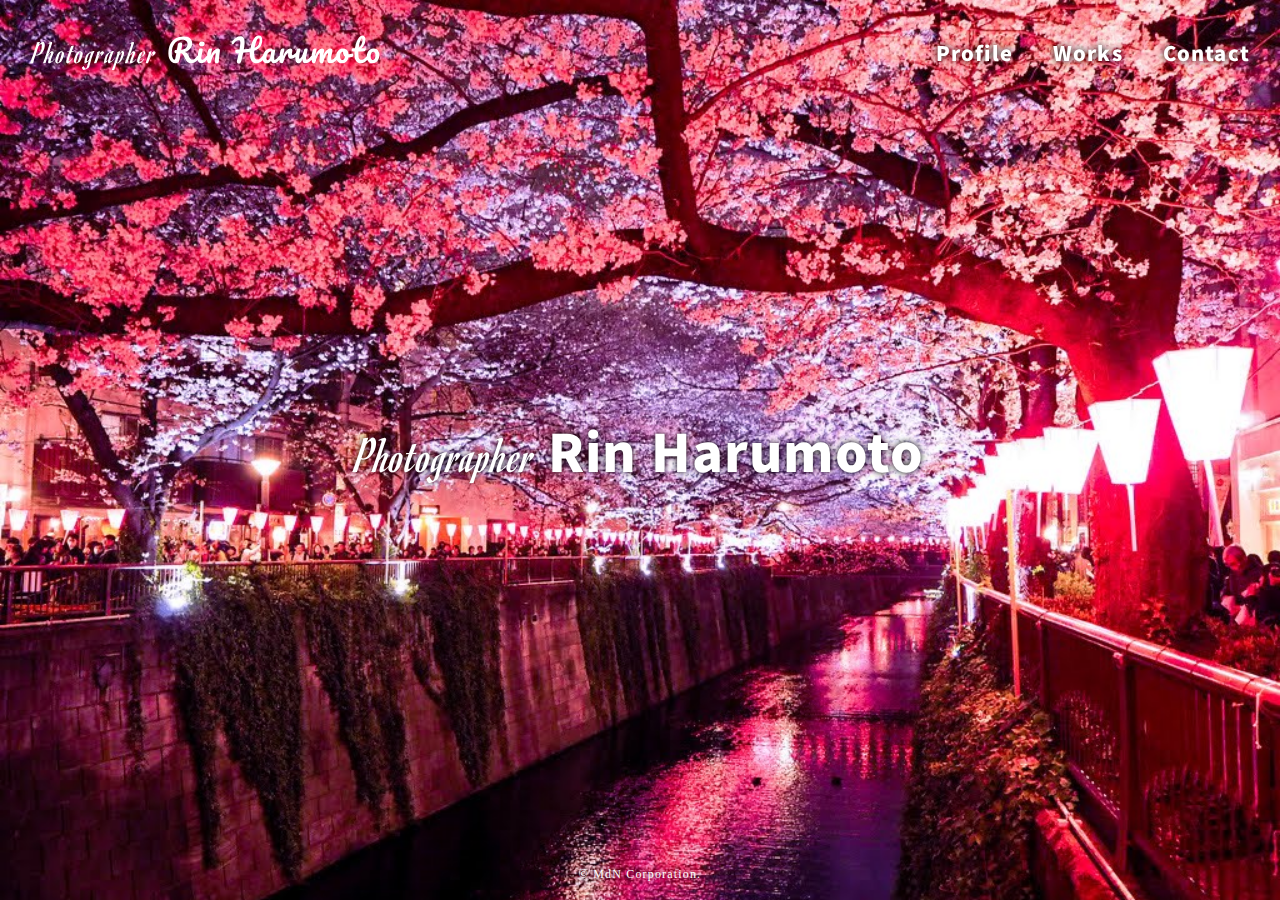
<file: index.html>
<!DOCTYPE html>
<html lang="ja">
<head>
  <meta charset="UTF-8">
  <meta name="viewport" content="width=device-width, initial-scale=1.0">
  <title>Photographer Rin Harumoto</title>
  <link href="https://fonts.googleapis.com/css?family=Noto+Sans+JP:300,900&display=swap" rel="stylesheet">
  <link href="https://fonts.googleapis.com/css?family=Romanesco&display=swap" rel="stylesheet">
  <link rel="stylesheet" href="css/style.css">
  <script src="https://code.jquery.com/jquery-3.4.1.min.js" integrity="sha256-CSXorXvZcTkaix6Yvo6HppcZGetbYMGWSFlBw8HfCJo=" crossorigin="anonymous"></script>
  <script src="js/script.js" defer></script>
</head>

<body class="top">
  <header class="header">
    <h1 class="header-logo">
      <a href="index.html">
      <!-- ロゴ画像：スマートフォン -->
      <svg class="sp" width="151" height="44" viewBox="0 0 151 44" fill="none" xmlns="http://www.w3.org/2000/svg"><path d="M6.59766 2.19531C6.82682 1.95182 7.07031 1.70475 7.32812 1.4541C7.58594 1.19629 7.83659 0.967122 8.08008 0.766602C8.33073 0.566081 8.56706 0.401367 8.78906 0.272461C9.01107 0.143555 9.19727 0.0791016 9.34766 0.0791016C9.52669 0.0791016 9.69499 0.150716 9.85254 0.293945C10.0173 0.430013 10.1605 0.61263 10.2822 0.841797C10.404 1.0638 10.4971 1.31803 10.5615 1.60449C10.6331 1.89095 10.6689 2.17741 10.6689 2.46387C10.6689 2.89355 10.6152 3.37337 10.5078 3.90332C10.4076 4.42611 10.2536 4.95605 10.0459 5.49316C9.83822 6.02311 9.57682 6.54232 9.26172 7.05078C8.94661 7.55208 8.57422 7.99967 8.14453 8.39355C7.71484 8.78743 7.22786 9.10254 6.68359 9.33887C6.13932 9.5752 5.53776 9.69336 4.87891 9.69336C4.62109 9.69336 4.37402 9.67188 4.1377 9.62891C3.9515 10.1732 3.77246 10.7067 3.60059 11.2295C3.43587 11.7451 3.27832 12.2357 3.12793 12.7012C2.9847 13.1595 2.84863 13.5856 2.71973 13.9795C2.59798 14.3662 2.49056 14.7064 2.39746 15C2.31152 15.0143 2.21842 15.0251 2.11816 15.0322C2.03223 15.0465 1.92839 15.0537 1.80664 15.0537C1.6849 15.0609 1.55241 15.0645 1.40918 15.0645C1.10124 15.0645 0.786133 15.043 0.463867 15L0.388672 14.8926C0.474609 14.735 0.603516 14.4307 0.775391 13.9795C0.947266 13.5212 1.15137 12.9733 1.3877 12.3359C1.61686 11.6914 1.86393 10.9824 2.12891 10.209C2.39388 9.43555 2.65885 8.65137 2.92383 7.85645C3.19596 7.05436 3.45736 6.27018 3.70801 5.50391C3.95866 4.73763 4.18424 4.03939 4.38477 3.40918C4.58529 2.77897 4.74642 2.24902 4.86816 1.81934C4.99707 1.38965 5.06868 1.11035 5.08301 0.981445C5.08301 0.924154 5.07227 0.874023 5.05078 0.831055C5.0293 0.780924 5.00065 0.745117 4.96484 0.723633V0.594727C5.1582 0.537435 5.33724 0.490885 5.50195 0.455078C5.66667 0.412109 5.83138 0.379883 5.99609 0.358398C6.16797 0.329753 6.35059 0.308268 6.54395 0.293945C6.7373 0.279622 6.95931 0.26888 7.20996 0.261719L7.25293 0.326172L6.59766 2.19531ZM4.35254 8.93066C4.55306 9.05957 4.80371 9.12402 5.10449 9.12402C5.49837 9.12402 5.85645 9.03092 6.17871 8.84473C6.50814 8.65853 6.80176 8.40788 7.05957 8.09277C7.31738 7.77767 7.53939 7.41602 7.72559 7.00781C7.91895 6.59245 8.0765 6.1556 8.19824 5.69727C8.32715 5.23893 8.42025 4.77702 8.47754 4.31152C8.54199 3.83887 8.57422 3.39128 8.57422 2.96875C8.57422 2.92578 8.57064 2.83268 8.56348 2.68945C8.55632 2.54622 8.53841 2.39941 8.50977 2.24902C8.48112 2.09147 8.43815 1.95182 8.38086 1.83008C8.32357 1.70833 8.24837 1.64746 8.15527 1.64746C8.02637 1.64746 7.8903 1.69401 7.74707 1.78711C7.60384 1.87305 7.44987 1.99121 7.28516 2.1416C7.1276 2.28483 6.95931 2.45312 6.78027 2.64648C6.6084 2.83268 6.42936 3.02604 6.24316 3.22656L4.35254 8.93066ZM13.8903 1.69043C13.8903 1.53288 13.8473 1.42546 13.7614 1.36816C13.6826 1.30371 13.5824 1.27507 13.4606 1.28223C13.3389 1.28939 13.2064 1.31803 13.0632 1.36816C12.9199 1.41113 12.7874 1.46126 12.6657 1.51855L12.5261 1.22852C13.2565 0.870443 13.8509 0.619792 14.3093 0.476562C14.7748 0.333333 15.097 0.261719 15.2761 0.261719C15.3262 0.261719 15.3835 0.283203 15.4479 0.326172C15.5195 0.361979 15.584 0.41569 15.6413 0.487305C15.6986 0.558919 15.7487 0.641276 15.7917 0.734375C15.8346 0.820312 15.8561 0.909831 15.8561 1.00293C15.8561 1.06022 15.7738 1.30013 15.6091 1.72266C15.4443 2.13802 15.2474 2.68587 15.0182 3.36621C14.832 3.94629 14.653 4.49414 14.4811 5.00977C14.3093 5.51823 14.1445 6.00879 13.987 6.48145C13.8294 6.94694 13.6755 7.39811 13.5251 7.83496C13.3747 8.26465 13.2243 8.69434 13.0739 9.12402C13.2959 8.83757 13.5287 8.54753 13.7721 8.25391C14.0156 7.95312 14.2484 7.68457 14.4704 7.44824C14.6924 7.21191 14.8965 7.01855 15.0827 6.86816C15.2761 6.71777 15.4372 6.64258 15.5661 6.64258C15.6162 6.64258 15.7022 6.66764 15.8239 6.71777C15.9528 6.76074 16.0853 6.83236 16.2214 6.93262C16.3574 7.02572 16.4756 7.14746 16.5759 7.29785C16.6833 7.44108 16.7406 7.61654 16.7477 7.82422C16.7477 7.89583 16.6976 8.06055 16.5973 8.31836C16.4971 8.57617 16.3718 8.88411 16.2214 9.24219C16.0781 9.60026 15.9206 9.99056 15.7487 10.4131C15.5768 10.8356 15.4157 11.251 15.2653 11.6592C15.1221 12.0674 15.0003 12.4469 14.9001 12.7979C14.7998 13.1488 14.7497 13.4352 14.7497 13.6572C14.7497 13.7432 14.7568 13.8076 14.7712 13.8506C14.7927 13.8864 14.8356 13.9043 14.9001 13.9043C14.9789 13.8971 15.097 13.8577 15.2546 13.7861C15.4121 13.7074 15.5947 13.5928 15.8024 13.4424C16.0101 13.292 16.2321 13.1094 16.4684 12.8945C16.7119 12.6725 16.9518 12.4147 17.1882 12.1211L17.4352 12.3359C17.1345 12.7155 16.7943 13.0771 16.4147 13.4209C16.0423 13.7575 15.6735 14.0547 15.3083 14.3125C14.943 14.5703 14.5993 14.7744 14.277 14.9248C13.9548 15.0752 13.6934 15.1504 13.4929 15.1504C13.457 15.1504 13.4105 15.1361 13.3532 15.1074C13.2959 15.0788 13.2386 15.0322 13.1813 14.9678C13.124 14.9033 13.0739 14.8138 13.0309 14.6992C12.988 14.5846 12.9665 14.4414 12.9665 14.2695C12.9665 14.1836 12.9772 14.0762 12.9987 13.9473C13.0202 13.8112 13.0453 13.6751 13.0739 13.5391C13.1026 13.3958 13.1312 13.2669 13.1598 13.1523C13.1957 13.0306 13.2207 12.9411 13.235 12.8838C13.2995 12.6331 13.389 12.3538 13.5036 12.0459C13.6253 11.7308 13.7542 11.4049 13.8903 11.0684C14.0264 10.7318 14.166 10.3988 14.3093 10.0693C14.4525 9.73275 14.5814 9.42122 14.696 9.13477C14.8106 8.84115 14.9037 8.58691 14.9753 8.37207C15.0469 8.15007 15.0827 7.98177 15.0827 7.86719C15.0827 7.76693 15.054 7.7168 14.9968 7.7168C14.9466 7.7168 14.8714 7.75977 14.7712 7.8457C14.6709 7.92448 14.5527 8.0319 14.4167 8.16797C14.2878 8.30404 14.1481 8.45801 13.9977 8.62988C13.8473 8.7946 13.697 8.96647 13.5466 9.14551C13.3962 9.31738 13.2529 9.48568 13.1169 9.65039C12.988 9.80794 12.8734 9.94759 12.7731 10.0693C12.5225 10.807 12.2647 11.5732 11.9997 12.3682C11.7419 13.1559 11.4697 14.0332 11.1833 15C11.1045 15.0143 11.0186 15.0251 10.9255 15.0322C10.7608 15.0537 10.5459 15.0645 10.2809 15.0645C10.1592 15.0645 10.0303 15.0573 9.89422 15.043C9.75815 15.0358 9.62566 15.0215 9.49676 15L9.42156 14.8926C9.45737 14.821 9.55047 14.5882 9.70086 14.1943C9.85125 13.7933 10.0374 13.2884 10.2595 12.6797C10.4743 12.071 10.7142 11.387 10.9792 10.6279C11.237 9.86882 11.502 9.09538 11.7741 8.30762C12.0462 7.51986 12.3076 6.74642 12.5583 5.9873C12.8161 5.22819 13.0417 4.54427 13.235 3.93555C13.4356 3.31966 13.5931 2.8112 13.7077 2.41016C13.8294 2.00911 13.8903 1.76921 13.8903 1.69043ZM19.056 9.41406C19.2279 8.9987 19.4392 8.6263 19.6898 8.29688C19.9405 7.96029 20.2162 7.67741 20.517 7.44824C20.8177 7.21191 21.1364 7.03288 21.473 6.91113C21.8096 6.78939 22.1498 6.72852 22.4935 6.72852C22.6439 6.72852 22.8086 6.77148 22.9877 6.85742C23.1739 6.9362 23.3457 7.0472 23.5033 7.19043C23.6608 7.33366 23.7897 7.50911 23.89 7.7168C23.9974 7.91732 24.0511 8.13932 24.0511 8.38281C24.0511 8.59049 24.0261 8.8304 23.9759 9.10254C23.9258 9.36751 23.8614 9.64323 23.7826 9.92969C23.7038 10.209 23.6179 10.4883 23.5248 10.7676C23.4317 11.0469 23.3421 11.3047 23.2562 11.541C23.1703 11.7702 23.0915 11.9671 23.0199 12.1318C22.9554 12.2965 22.9089 12.4076 22.8802 12.4648C22.7084 12.8874 22.4971 13.2633 22.2464 13.5928C21.9958 13.9222 21.7201 14.2051 21.4193 14.4414C21.1185 14.6706 20.7998 14.846 20.4632 14.9678C20.1338 15.0895 19.7972 15.1504 19.4535 15.1504C19.3031 15.1504 19.1384 15.111 18.9593 15.0322C18.7731 14.9535 18.6013 14.8424 18.4437 14.6992C18.2862 14.5488 18.1573 14.3734 18.057 14.1729C17.9496 13.9723 17.8959 13.7503 17.8959 13.5068C17.8959 13.292 17.9209 13.0521 17.9711 12.7871C18.0212 12.515 18.0856 12.2393 18.1644 11.96C18.2432 11.6735 18.3291 11.3906 18.4222 11.1113C18.5153 10.832 18.6048 10.5778 18.6908 10.3486C18.7767 10.1195 18.8519 9.92253 18.9164 9.75781C18.9808 9.58594 19.0274 9.47135 19.056 9.41406ZM22.0316 7.31934C21.8669 7.31934 21.6879 7.46615 21.4945 7.75977C21.3083 8.04622 21.1185 8.41504 20.9252 8.86621C20.739 9.31738 20.5563 9.81152 20.3773 10.3486C20.2054 10.8786 20.0515 11.3906 19.9154 11.8848C19.7865 12.3789 19.6791 12.8158 19.5931 13.1953C19.5143 13.5677 19.475 13.8184 19.475 13.9473C19.475 14.1549 19.5143 14.3053 19.5931 14.3984C19.6719 14.4915 19.7793 14.5381 19.9154 14.5381C20.0371 14.5381 20.166 14.4557 20.3021 14.291C20.4382 14.1191 20.5778 13.8936 20.7211 13.6143C20.8643 13.335 21.0039 13.0127 21.14 12.6475C21.2832 12.2822 21.4193 11.9062 21.5482 11.5195C21.6771 11.1257 21.7953 10.7354 21.9027 10.3486C22.0173 9.96191 22.114 9.60384 22.1927 9.27441C22.2787 8.94499 22.3431 8.66211 22.3861 8.42578C22.4362 8.18229 22.4613 8.014 22.4613 7.9209C22.4613 7.71322 22.4219 7.56283 22.3431 7.46973C22.2643 7.36947 22.1605 7.31934 22.0316 7.31934ZM30.8819 2.94727C30.7959 3.14779 30.6957 3.3877 30.5811 3.66699C30.4737 3.94629 30.3555 4.25065 30.2266 4.58008C30.0977 4.90951 29.9616 5.26042 29.8184 5.63281C29.6823 6.00521 29.5391 6.38477 29.3887 6.77148L30.8819 6.72852L30.6885 7.2334L29.2061 7.25488C28.9626 7.90658 28.7263 8.55827 28.4971 9.20996C28.2679 9.85449 28.0603 10.4561 27.8741 11.0146C27.695 11.5732 27.5482 12.0638 27.4336 12.4863C27.3262 12.9089 27.2725 13.2204 27.2725 13.4209C27.2725 13.5426 27.2868 13.6286 27.3155 13.6787C27.3441 13.7217 27.405 13.7432 27.4981 13.7432C27.5554 13.7432 27.6735 13.693 27.8526 13.5928C28.0388 13.4854 28.25 13.335 28.4864 13.1416C28.7299 12.9482 28.9805 12.7155 29.2383 12.4434C29.5033 12.1712 29.7504 11.8704 29.9795 11.541L30.2159 11.7666C29.9652 12.1318 29.6608 12.515 29.3028 12.916C28.9519 13.3099 28.5902 13.6751 28.2178 14.0117C27.8454 14.3411 27.4802 14.6133 27.1221 14.8281C26.7712 15.043 26.4704 15.1504 26.2198 15.1504C26.184 15.1504 26.1159 15.1325 26.0157 15.0967C25.9154 15.068 25.8366 15.0215 25.7793 14.957C25.7364 14.8997 25.6898 14.778 25.6397 14.5918C25.5824 14.4056 25.5538 14.1621 25.5538 13.8613C25.5538 13.6536 25.611 13.3206 25.7256 12.8623C25.833 12.404 25.9799 11.874 26.1661 11.2725C26.3451 10.6709 26.5492 10.0264 26.7784 9.33887C27.0147 8.64421 27.2546 7.95671 27.4981 7.27637L26.2627 7.29785L26.4346 6.83594L27.6485 6.81445L28.9913 3.18359C29.1273 3.13346 29.2992 3.09049 29.5069 3.05469C29.7146 3.01888 29.9187 2.98665 30.1192 2.95801C30.3555 2.92936 30.5954 2.9043 30.8389 2.88281C30.8389 2.89714 30.8461 2.90788 30.8604 2.91504C30.8747 2.9222 30.8819 2.93294 30.8819 2.94727ZM32.03 9.41406C32.2019 8.9987 32.4131 8.6263 32.6638 8.29688C32.9144 7.96029 33.1902 7.67741 33.4909 7.44824C33.7917 7.21191 34.1104 7.03288 34.447 6.91113C34.7836 6.78939 35.1238 6.72852 35.4675 6.72852C35.6179 6.72852 35.7826 6.77148 35.9616 6.85742C36.1478 6.9362 36.3197 7.0472 36.4773 7.19043C36.6348 7.33366 36.7637 7.50911 36.864 7.7168C36.9714 7.91732 37.0251 8.13932 37.0251 8.38281C37.0251 8.59049 37.0001 8.8304 36.9499 9.10254C36.8998 9.36751 36.8353 9.64323 36.7566 9.92969C36.6778 10.209 36.5918 10.4883 36.4988 10.7676C36.4057 11.0469 36.3161 11.3047 36.2302 11.541C36.1443 11.7702 36.0655 11.9671 35.9939 12.1318C35.9294 12.2965 35.8829 12.4076 35.8542 12.4648C35.6823 12.8874 35.4711 13.2633 35.2204 13.5928C34.9698 13.9222 34.6941 14.2051 34.3933 14.4414C34.0925 14.6706 33.7738 14.846 33.4372 14.9678C33.1078 15.0895 32.7712 15.1504 32.4275 15.1504C32.2771 15.1504 32.1124 15.111 31.9333 15.0322C31.7471 14.9535 31.5752 14.8424 31.4177 14.6992C31.2601 14.5488 31.1312 14.3734 31.031 14.1729C30.9236 13.9723 30.8698 13.7503 30.8698 13.5068C30.8698 13.292 30.8949 13.0521 30.945 12.7871C30.9952 12.515 31.0596 12.2393 31.1384 11.96C31.2172 11.6735 31.3031 11.3906 31.3962 11.1113C31.4893 10.832 31.5788 10.5778 31.6648 10.3486C31.7507 10.1195 31.8259 9.92253 31.8904 9.75781C31.9548 9.58594 32.0014 9.47135 32.03 9.41406ZM35.0056 7.31934C34.8409 7.31934 34.6618 7.46615 34.4685 7.75977C34.2823 8.04622 34.0925 8.41504 33.8991 8.86621C33.7129 9.31738 33.5303 9.81152 33.3513 10.3486C33.1794 10.8786 33.0254 11.3906 32.8894 11.8848C32.7605 12.3789 32.653 12.8158 32.5671 13.1953C32.4883 13.5677 32.4489 13.8184 32.4489 13.9473C32.4489 14.1549 32.4883 14.3053 32.5671 14.3984C32.6459 14.4915 32.7533 14.5381 32.8894 14.5381C33.0111 14.5381 33.14 14.4557 33.2761 14.291C33.4122 14.1191 33.5518 13.8936 33.695 13.6143C33.8383 13.335 33.9779 13.0127 34.114 12.6475C34.2572 12.2822 34.3933 11.9062 34.5222 11.5195C34.6511 11.1257 34.7693 10.7354 34.8767 10.3486C34.9913 9.96191 35.0879 9.60384 35.1667 9.27441C35.2527 8.94499 35.3171 8.66211 35.3601 8.42578C35.4102 8.18229 35.4353 8.014 35.4353 7.9209C35.4353 7.71322 35.3959 7.56283 35.3171 7.46973C35.2383 7.36947 35.1345 7.31934 35.0056 7.31934ZM42.9965 12.3789C42.8819 12.7585 42.7637 13.1631 42.642 13.5928C42.5274 14.0153 42.4128 14.4414 42.2982 14.8711C42.1837 15.3008 42.0727 15.7197 41.9652 16.1279C41.8578 16.5433 41.754 16.9229 41.6537 17.2666C41.5821 17.5173 41.446 17.7536 41.2455 17.9756C41.0521 18.1976 40.823 18.3981 40.558 18.5771C40.3002 18.7633 40.0245 18.9281 39.7309 19.0713C39.4372 19.2217 39.1651 19.3434 38.9145 19.4365C38.6638 19.5368 38.449 19.612 38.2699 19.6621C38.0909 19.7194 37.9799 19.748 37.9369 19.748C37.8725 19.748 37.7865 19.7409 37.6791 19.7266C37.5645 19.7122 37.475 19.6836 37.4105 19.6406C37.3318 19.5977 37.2458 19.5153 37.1527 19.3936C37.0525 19.279 36.9594 19.1429 36.8734 18.9854C36.7803 18.8278 36.698 18.6595 36.6264 18.4805C36.5476 18.3086 36.4939 18.1475 36.4652 17.9971L37.765 16.9121C37.9011 17.2559 38.0479 17.5602 38.2055 17.8252C38.2699 17.9398 38.3415 18.0508 38.4203 18.1582C38.4991 18.2728 38.5814 18.373 38.6674 18.459C38.7533 18.5449 38.8428 18.613 38.9359 18.6631C39.029 18.7132 39.1221 18.7383 39.2152 18.7383C39.2868 18.7383 39.3513 18.7096 39.4086 18.6523C39.473 18.5951 39.5303 18.5199 39.5805 18.4268C39.6378 18.3408 39.6915 18.237 39.7416 18.1152C39.7917 18.0007 39.8419 17.8789 39.892 17.75C39.9493 17.5853 40.0137 17.3848 40.0854 17.1484C40.1641 16.9193 40.2429 16.6686 40.3217 16.3965C40.4076 16.1315 40.49 15.8558 40.5687 15.5693C40.6547 15.2829 40.737 15 40.8158 14.7207C40.8946 14.4414 40.9662 14.1764 41.0307 13.9258C41.1023 13.668 41.1631 13.4388 41.2133 13.2383C40.9626 13.5462 40.7012 13.8219 40.4291 14.0654C40.157 14.3018 39.8992 14.5023 39.6557 14.667C39.4122 14.8245 39.1973 14.9427 39.0111 15.0215C38.8178 15.1074 38.6781 15.1504 38.5922 15.1504C38.5349 15.1504 38.4883 15.1289 38.4525 15.0859C38.4096 15.043 38.3738 14.9857 38.3451 14.9141C38.3093 14.8424 38.2842 14.7673 38.2699 14.6885C38.2484 14.6097 38.2341 14.5309 38.227 14.4521C38.2055 14.2015 38.2162 13.9294 38.2592 13.6357C38.295 13.335 38.3487 13.0306 38.4203 12.7227C38.4919 12.4147 38.5743 12.1139 38.6674 11.8203C38.7533 11.5195 38.8393 11.2474 38.9252 11.0039C39.0111 10.7533 39.0863 10.542 39.1508 10.3701C39.2152 10.1982 39.2582 10.0837 39.2797 10.0264C39.3083 9.94043 39.3549 9.84017 39.4193 9.72559C39.4909 9.60384 39.5697 9.48568 39.6557 9.37109C39.7416 9.24935 39.8275 9.13477 39.9135 9.02734C40.0066 8.91276 40.0961 8.8125 40.182 8.72656C40.3396 8.57617 40.5473 8.41504 40.8051 8.24316C41.0701 8.07129 41.3565 7.90299 41.6645 7.73828C41.9724 7.57357 42.2875 7.41243 42.6098 7.25488C42.9392 7.09733 43.2507 6.96126 43.5443 6.84668C43.838 6.7321 44.0993 6.639 44.3285 6.56738C44.5577 6.49577 44.7296 6.45996 44.8441 6.45996C44.9444 6.45996 45.0303 6.46354 45.102 6.4707C45.1807 6.47786 45.2416 6.48861 45.2846 6.50293L45.3061 6.55664C45.1986 6.69271 45.0697 6.91829 44.9193 7.2334C44.7761 7.5485 44.6257 7.90658 44.4682 8.30762C44.3106 8.7015 44.1495 9.11686 43.9848 9.55371C43.8272 9.99056 43.6804 10.4023 43.5443 10.7891C43.4083 11.1758 43.2901 11.5124 43.1898 11.7988C43.0896 12.0853 43.0251 12.2786 42.9965 12.3789ZM40.0316 13.5928C40.0889 13.5928 40.1713 13.5605 40.2787 13.4961C40.3933 13.4316 40.515 13.3493 40.6439 13.249C40.7729 13.1488 40.9053 13.0342 41.0414 12.9053C41.1775 12.7692 41.3028 12.6331 41.4174 12.4971C41.489 12.2464 41.5678 11.9707 41.6537 11.6699C41.7468 11.3691 41.8435 11.0612 41.9437 10.7461C42.044 10.431 42.1479 10.1159 42.2553 9.80078C42.3627 9.48568 42.4665 9.18848 42.5668 8.90918C42.6671 8.62272 42.7637 8.36491 42.8568 8.13574C42.9499 7.89941 43.0323 7.70247 43.1039 7.54492C43.0466 7.55924 42.9714 7.58073 42.8783 7.60938C42.7924 7.63086 42.6921 7.66309 42.5775 7.70605C42.4701 7.74186 42.3555 7.79199 42.2338 7.85645C42.112 7.91374 41.9939 7.98535 41.8793 8.07129C41.6859 8.22168 41.5033 8.44727 41.3314 8.74805C41.1596 9.04883 41.002 9.389 40.8588 9.76855C40.7156 10.141 40.5831 10.5277 40.4613 10.9287C40.3467 11.3298 40.2465 11.7021 40.1605 12.0459C40.0818 12.3896 40.0209 12.6833 39.9779 12.9268C39.935 13.1702 39.9135 13.3171 39.9135 13.3672C39.9135 13.4245 39.9171 13.4782 39.9242 13.5283C39.9385 13.5713 39.9743 13.5928 40.0316 13.5928ZM46.5723 15C46.4936 15.0143 46.4076 15.0251 46.3145 15.0322C46.1498 15.0537 45.935 15.0645 45.67 15.0645C45.5483 15.0645 45.4194 15.0573 45.2833 15.043C45.1472 15.0358 45.0111 15.0215 44.8751 15L44.8106 14.8926C44.8464 14.821 44.9109 14.6742 45.004 14.4521C45.0899 14.2301 45.1938 13.9616 45.3155 13.6465C45.4301 13.3314 45.5554 12.9805 45.6915 12.5938C45.8276 12.207 45.9672 11.8132 46.1104 11.4121C46.2465 11.0111 46.379 10.6172 46.5079 10.2305C46.6296 9.84375 46.7406 9.48926 46.8409 9.16699C46.9412 8.84473 47.0199 8.57259 47.0772 8.35059C47.1345 8.12142 47.1632 7.96745 47.1632 7.88867C47.1632 7.8099 47.156 7.74902 47.1417 7.70605C47.1274 7.66309 47.113 7.6237 47.0987 7.58789C47.0772 7.55924 47.0557 7.5306 47.0343 7.50195V7.34082C47.199 7.24056 47.3888 7.15104 47.6036 7.07227C47.8256 6.99349 48.0404 6.92904 48.2481 6.87891C48.4845 6.82161 48.7315 6.77148 48.9893 6.72852L49.043 6.79297C49.043 6.85742 49.0251 6.95768 48.9893 7.09375C48.9607 7.22982 48.9213 7.38379 48.8712 7.55566C48.821 7.72038 48.7673 7.89225 48.71 8.07129C48.6527 8.25033 48.5955 8.41862 48.5382 8.57617C48.488 8.73372 48.4415 8.86979 48.3985 8.98438C48.3627 9.09896 48.3412 9.17415 48.3341 9.20996C48.1765 9.63249 48.0225 10.0765 47.8722 10.542C47.7218 11.0075 47.5749 11.473 47.4317 11.9385C47.5964 11.5303 47.7683 11.1185 47.9473 10.7031C48.1335 10.2806 48.3197 9.87598 48.5059 9.48926C48.6921 9.09538 48.8819 8.72656 49.0753 8.38281C49.2758 8.0319 49.4692 7.73112 49.6554 7.48047C49.8416 7.22266 50.0242 7.01855 50.2032 6.86816C50.3894 6.71777 50.5649 6.64258 50.7296 6.64258C50.7797 6.64258 50.8549 6.66406 50.9552 6.70703C51.0554 6.74284 51.1593 6.79655 51.2667 6.86816C51.3741 6.93978 51.4779 7.0293 51.5782 7.13672C51.6856 7.23698 51.7716 7.35156 51.836 7.48047C51.8647 7.52344 51.8396 7.64518 51.7608 7.8457C51.682 8.03906 51.5531 8.27181 51.3741 8.54395C51.1951 8.80892 50.9695 9.0918 50.6973 9.39258C50.4252 9.6862 50.1065 9.95833 49.7413 10.209L49.4727 10.0693C49.5873 9.83301 49.6768 9.63249 49.7413 9.46777C49.8129 9.2959 49.8666 9.14909 49.9024 9.02734C49.9382 8.89844 49.9597 8.78743 49.9669 8.69434C49.9812 8.60124 49.9884 8.51172 49.9884 8.42578C49.9884 8.31836 49.9561 8.26465 49.8917 8.26465C49.7914 8.26465 49.6625 8.36491 49.505 8.56543C49.3546 8.75879 49.1863 9.02376 49.0001 9.36035C48.821 9.69694 48.6277 10.0908 48.42 10.542C48.2195 10.986 48.0118 11.4587 47.797 11.96C47.5893 12.4541 47.378 12.9626 47.1632 13.4854C46.9555 14.0081 46.7585 14.513 46.5723 15ZM58.9675 12.1641C58.6524 12.5436 58.3123 12.9124 57.947 13.2705C57.589 13.6214 57.2345 13.9329 56.8836 14.2051C56.5398 14.4772 56.2175 14.6956 55.9168 14.8604C55.616 15.0251 55.3653 15.1074 55.1648 15.1074C55.1218 15.1074 55.0681 15.0859 55.0037 15.043C54.9392 15.0072 54.8963 14.9714 54.8748 14.9355C54.796 14.7923 54.7387 14.6133 54.7029 14.3984C54.6742 14.1764 54.6599 13.9723 54.6599 13.7861C54.6599 13.7288 54.6671 13.6501 54.6814 13.5498C54.7029 13.4424 54.7244 13.3314 54.7459 13.2168C54.5095 13.4674 54.2625 13.7109 54.0047 13.9473C53.754 14.1764 53.5105 14.3805 53.2742 14.5596C53.045 14.7386 52.8409 14.8818 52.6619 14.9893C52.4757 15.0967 52.3396 15.1504 52.2537 15.1504C52.1964 15.1504 52.1498 15.1289 52.114 15.0859C52.0711 15.043 52.0352 14.9857 52.0066 14.9141C51.9708 14.8424 51.9457 14.7673 51.9314 14.6885C51.9099 14.6097 51.8956 14.5309 51.8884 14.4521C51.867 14.2015 51.8777 13.9294 51.9207 13.6357C51.9565 13.335 52.0102 13.0306 52.0818 12.7227C52.1534 12.4147 52.2358 12.1139 52.3289 11.8203C52.4148 11.5195 52.5007 11.2474 52.5867 11.0039C52.6726 10.7533 52.7478 10.542 52.8123 10.3701C52.8767 10.1982 52.9197 10.0837 52.9412 10.0264C52.9698 9.94043 53.0164 9.84017 53.0808 9.72559C53.1524 9.60384 53.2312 9.48568 53.3172 9.37109C53.4031 9.24935 53.489 9.13477 53.575 9.02734C53.6681 8.91276 53.7576 8.8125 53.8435 8.72656C54.0011 8.57617 54.2052 8.41504 54.4558 8.24316C54.7065 8.07129 54.9786 7.90299 55.2722 7.73828C55.573 7.57357 55.881 7.41243 56.1961 7.25488C56.5112 7.09733 56.8084 6.96126 57.0877 6.84668C57.3741 6.7321 57.6283 6.639 57.8504 6.56738C58.0724 6.49577 58.2407 6.45996 58.3552 6.45996C58.4555 6.45996 58.5414 6.46354 58.613 6.4707C58.6918 6.47786 58.7527 6.48861 58.7957 6.50293L58.8172 6.55664C58.7384 6.6569 58.6417 6.82878 58.5271 7.07227C58.4125 7.31576 58.2872 7.59863 58.1511 7.9209C58.0151 8.24316 57.8754 8.59766 57.7322 8.98438C57.589 9.37109 57.4457 9.76139 57.3025 10.1553C57.1664 10.5492 57.0375 10.9359 56.9158 11.3154C56.794 11.6878 56.683 12.028 56.5828 12.3359C56.4897 12.6439 56.4145 12.9053 56.3572 13.1201C56.3071 13.3278 56.282 13.4639 56.282 13.5283C56.282 13.6572 56.3357 13.7217 56.4431 13.7217C56.5147 13.7145 56.6293 13.6751 56.7869 13.6035C56.9444 13.5247 57.127 13.4102 57.3347 13.2598C57.5424 13.1094 57.7644 12.9268 58.0007 12.7119C58.2442 12.4899 58.4877 12.2321 58.7312 11.9385L58.9675 12.1641ZM53.6931 13.5928C53.7504 13.5928 53.8256 13.5605 53.9187 13.4961C54.0118 13.4316 54.1121 13.3493 54.2195 13.249C54.3269 13.1488 54.4415 13.0342 54.5632 12.9053C54.685 12.7692 54.8032 12.6331 54.9177 12.4971C54.9894 12.2464 55.0681 11.9707 55.1541 11.6699C55.2472 11.3691 55.3438 11.0612 55.4441 10.7461C55.5444 10.431 55.6482 10.1159 55.7556 9.80078C55.863 9.48568 55.9669 9.18848 56.0672 8.90918C56.1746 8.62272 56.2748 8.36491 56.3679 8.13574C56.461 7.89941 56.5434 7.70247 56.615 7.54492C56.5004 7.58073 56.35 7.63444 56.1638 7.70605C55.9776 7.77051 55.7699 7.89225 55.5408 8.07129C55.3474 8.22168 55.1648 8.44727 54.9929 8.74805C54.8211 9.04883 54.6635 9.389 54.5203 9.76855C54.377 10.141 54.2446 10.5277 54.1228 10.9287C54.0082 11.3298 53.908 11.7021 53.822 12.0459C53.7433 12.3896 53.6824 12.6833 53.6394 12.9268C53.5964 13.1702 53.575 13.3171 53.575 13.3672C53.575 13.4245 53.5785 13.4782 53.5857 13.5283C53.6 13.5713 53.6358 13.5928 53.6931 13.5928ZM59.0844 19.6406C58.9555 19.6979 58.8123 19.7373 58.6547 19.7588C58.49 19.7874 58.3253 19.8053 58.1606 19.8125C57.9959 19.8268 57.8419 19.8304 57.6987 19.8232C57.5483 19.8232 57.423 19.8232 57.3227 19.8232L57.2582 19.7051C57.3728 19.4759 57.5268 19.1143 57.7202 18.6201C57.9064 18.1331 58.1212 17.5566 58.3647 16.8906C58.601 16.2318 58.8552 15.512 59.1274 14.7314C59.3924 13.9508 59.6645 13.1523 59.9438 12.3359C60.0799 11.9206 60.2231 11.4837 60.3735 11.0254C60.5239 10.5671 60.6599 10.1338 60.7817 9.72559C60.9034 9.31738 61.0037 8.95931 61.0825 8.65137C61.1684 8.33626 61.2114 8.12142 61.2114 8.00684C61.2114 7.92806 61.2006 7.86003 61.1791 7.80273C61.1648 7.73828 61.1469 7.68457 61.1254 7.6416C61.0968 7.59147 61.0681 7.54492 61.0395 7.50195V7.34082C61.197 7.24056 61.3868 7.15104 61.6088 7.07227C61.8308 6.99349 62.0457 6.92904 62.2534 6.87891C62.4897 6.82161 62.7368 6.77148 62.9946 6.72852L63.0375 6.79297C63.0375 6.86458 63.0268 6.96842 63.0053 7.10449C62.9838 7.2334 62.9552 7.38021 62.9194 7.54492C62.8907 7.70964 62.8549 7.88151 62.812 8.06055C62.7761 8.23242 62.7368 8.39714 62.6938 8.55469C62.9015 8.26823 63.0984 7.99967 63.2846 7.74902C63.4708 7.49121 63.6498 7.26921 63.8217 7.08301C63.9936 6.88965 64.1547 6.73926 64.3051 6.63184C64.4627 6.51725 64.6131 6.45996 64.7563 6.45996C64.8494 6.45996 64.9604 6.49935 65.0893 6.57812C65.2182 6.64974 65.3399 6.74642 65.4545 6.86816C65.5763 6.98275 65.6765 7.11523 65.7553 7.26562C65.8413 7.40885 65.8842 7.55208 65.8842 7.69531C65.8842 7.94596 65.8556 8.22168 65.7983 8.52246C65.7482 8.81608 65.6801 9.11328 65.5942 9.41406C65.5082 9.70768 65.4151 9.99772 65.3149 10.2842C65.2146 10.5706 65.1179 10.832 65.0248 11.0684C64.9317 11.2975 64.8458 11.4945 64.767 11.6592C64.6954 11.8239 64.6489 11.9313 64.6274 11.9814C64.4197 12.4541 64.1726 12.8838 63.8862 13.2705C63.6069 13.6572 63.3168 13.9902 63.0161 14.2695C62.7153 14.5488 62.4181 14.7673 62.1245 14.9248C61.838 15.0752 61.5873 15.1504 61.3725 15.1504C61.1505 15.1504 60.9858 15.1253 60.8784 15.0752C60.7709 15.0251 60.6778 14.9714 60.5991 14.9141C60.4916 15.2363 60.3842 15.5622 60.2768 15.8916C60.1622 16.221 60.0441 16.5684 59.9223 16.9336C59.8006 17.306 59.6717 17.7106 59.5356 18.1475C59.3995 18.5915 59.2491 19.0892 59.0844 19.6406ZM64.0795 7.58789C64.0079 7.58789 63.9148 7.64876 63.8002 7.77051C63.6928 7.88509 63.5675 8.03906 63.4243 8.23242C63.281 8.41862 63.1235 8.62988 62.9516 8.86621C62.7869 9.10254 62.6114 9.33529 62.4252 9.56445C62.3321 9.86523 62.214 10.2305 62.0707 10.6602C61.9347 11.0827 61.7914 11.5195 61.6411 11.9707C61.4978 12.4147 61.3582 12.848 61.2221 13.2705C61.086 13.6859 60.975 14.0368 60.8891 14.3232C60.9536 14.402 61.0359 14.4701 61.1362 14.5273C61.2364 14.5775 61.3439 14.6025 61.4584 14.6025C61.6375 14.6025 61.8273 14.4665 62.0278 14.1943C62.2355 13.915 62.4396 13.5605 62.6401 13.1309C62.8478 12.7012 63.0447 12.2285 63.2309 11.7129C63.4243 11.1901 63.5926 10.6852 63.7358 10.1982C63.879 9.71126 63.9936 9.27441 64.0795 8.8877C64.1655 8.49382 64.2084 8.20736 64.2084 8.02832C64.2084 7.99967 64.2049 7.96387 64.1977 7.9209C64.1977 7.87077 64.1905 7.82064 64.1762 7.77051C64.1691 7.72038 64.1583 7.67741 64.144 7.6416C64.1297 7.60579 64.1082 7.58789 64.0795 7.58789ZM70.8351 1.69043C70.8351 1.53288 70.7921 1.42546 70.7062 1.36816C70.6274 1.30371 70.5271 1.27507 70.4054 1.28223C70.2836 1.28939 70.1512 1.31803 70.0079 1.36816C69.8647 1.41113 69.7322 1.46126 69.6105 1.51855L69.4708 1.22852C70.2013 0.870443 70.7957 0.619792 71.254 0.476562C71.7195 0.333333 72.0418 0.261719 72.2208 0.261719C72.2709 0.261719 72.3282 0.283203 72.3927 0.326172C72.4643 0.361979 72.5288 0.41569 72.5861 0.487305C72.6433 0.558919 72.6935 0.641276 72.7364 0.734375C72.7794 0.820312 72.8009 0.909831 72.8009 1.00293C72.8009 1.06022 72.7185 1.30013 72.5538 1.72266C72.3891 2.13802 72.1922 2.68587 71.963 3.36621C71.7768 3.94629 71.5978 4.49414 71.4259 5.00977C71.254 5.51823 71.0893 6.00879 70.9318 6.48145C70.7742 6.94694 70.6202 7.39811 70.4698 7.83496C70.3195 8.26465 70.1691 8.69434 70.0187 9.12402C70.2407 8.83757 70.4734 8.54753 70.7169 8.25391C70.9604 7.95312 71.1931 7.68457 71.4152 7.44824C71.6372 7.21191 71.8413 7.01855 72.0275 6.86816C72.2208 6.71777 72.382 6.64258 72.5109 6.64258C72.561 6.64258 72.6469 6.66764 72.7687 6.71777C72.8976 6.76074 73.0301 6.83236 73.1661 6.93262C73.3022 7.02572 73.4204 7.14746 73.5206 7.29785C73.628 7.44108 73.6853 7.61654 73.6925 7.82422C73.6925 7.89583 73.6424 8.06055 73.5421 8.31836C73.4418 8.57617 73.3165 8.88411 73.1661 9.24219C73.0229 9.60026 72.8653 9.99056 72.6935 10.4131C72.5216 10.8356 72.3605 11.251 72.2101 11.6592C72.0668 12.0674 71.9451 12.4469 71.8448 12.7979C71.7446 13.1488 71.6945 13.4352 71.6945 13.6572C71.6945 13.7432 71.7016 13.8076 71.7159 13.8506C71.7374 13.8864 71.7804 13.9043 71.8448 13.9043C71.9236 13.8971 72.0418 13.8577 72.1993 13.7861C72.3569 13.7074 72.5395 13.5928 72.7472 13.4424C72.9549 13.292 73.1769 13.1094 73.4132 12.8945C73.6567 12.6725 73.8966 12.4147 74.1329 12.1211L74.38 12.3359C74.0792 12.7155 73.739 13.0771 73.3595 13.4209C72.9871 13.7575 72.6183 14.0547 72.253 14.3125C71.8878 14.5703 71.5441 14.7744 71.2218 14.9248C70.8995 15.0752 70.6381 15.1504 70.4376 15.1504C70.4018 15.1504 70.3553 15.1361 70.298 15.1074C70.2407 15.0788 70.1834 15.0322 70.1261 14.9678C70.0688 14.9033 70.0187 14.8138 69.9757 14.6992C69.9327 14.5846 69.9112 14.4414 69.9112 14.2695C69.9112 14.1836 69.922 14.0762 69.9435 13.9473C69.965 13.8112 69.99 13.6751 70.0187 13.5391C70.0473 13.3958 70.076 13.2669 70.1046 13.1523C70.1404 13.0306 70.1655 12.9411 70.1798 12.8838C70.2443 12.6331 70.3338 12.3538 70.4484 12.0459C70.5701 11.7308 70.699 11.4049 70.8351 11.0684C70.9711 10.7318 71.1108 10.3988 71.254 10.0693C71.3972 9.73275 71.5262 9.42122 71.6407 9.13477C71.7553 8.84115 71.8484 8.58691 71.92 8.37207C71.9917 8.15007 72.0275 7.98177 72.0275 7.86719C72.0275 7.76693 71.9988 7.7168 71.9415 7.7168C71.8914 7.7168 71.8162 7.75977 71.7159 7.8457C71.6157 7.92448 71.4975 8.0319 71.3614 8.16797C71.2325 8.30404 71.0929 8.45801 70.9425 8.62988C70.7921 8.7946 70.6417 8.96647 70.4913 9.14551C70.3409 9.31738 70.1977 9.48568 70.0616 9.65039C69.9327 9.80794 69.8181 9.94759 69.7179 10.0693C69.4672 10.807 69.2094 11.5732 68.9445 12.3682C68.6866 13.1559 68.4145 14.0332 68.128 15C68.0493 15.0143 67.9633 15.0251 67.8702 15.0322C67.7055 15.0537 67.4907 15.0645 67.2257 15.0645C67.104 15.0645 66.975 15.0573 66.839 15.043C66.7029 15.0358 66.5704 15.0215 66.4415 15L66.3663 14.8926C66.4021 14.821 66.4952 14.5882 66.6456 14.1943C66.796 13.7933 66.9822 13.2884 67.2042 12.6797C67.4191 12.071 67.659 11.387 67.9239 10.6279C68.1818 9.86882 68.4467 9.09538 68.7189 8.30762C68.991 7.51986 69.2524 6.74642 69.503 5.9873C69.7609 5.22819 69.9864 4.54427 70.1798 3.93555C70.3803 3.31966 70.5379 2.8112 70.6525 2.41016C70.7742 2.00911 70.8351 1.76921 70.8351 1.69043ZM76.2264 15.1504C76.0688 15.1504 75.9113 15.1003 75.7537 15C75.5962 14.8926 75.4529 14.7601 75.324 14.6025C75.1951 14.4378 75.0913 14.2588 75.0125 14.0654C74.9266 13.8721 74.8836 13.6859 74.8836 13.5068C74.8836 13.292 74.9122 13.0485 74.9695 12.7764C75.0197 12.5042 75.0877 12.2214 75.1736 11.9277C75.2524 11.6341 75.3419 11.3441 75.4422 11.0576C75.5424 10.7712 75.6391 10.5098 75.7322 10.2734C75.8182 10.0299 75.8969 9.82227 75.9686 9.65039C76.033 9.47852 76.0796 9.36393 76.1082 9.30664C76.2514 8.96289 76.4734 8.62988 76.7742 8.30762C77.0822 7.98535 77.4152 7.69889 77.7732 7.44824C78.1385 7.19759 78.5037 6.99707 78.8689 6.84668C79.2413 6.69629 79.5672 6.62109 79.8465 6.62109C80.0756 6.62109 80.2618 6.74642 80.4051 6.99707C80.5483 7.24772 80.6199 7.56283 80.6199 7.94238C80.6199 8.13574 80.5734 8.32552 80.4803 8.51172C80.3943 8.69792 80.2797 8.87337 80.1365 9.03809C80.0005 9.2028 79.8501 9.35677 79.6853 9.5C79.5278 9.64323 79.3774 9.76855 79.2342 9.87598L76.9891 11.5947C76.8602 12.0817 76.7527 12.515 76.6668 12.8945C76.588 13.2669 76.5486 13.5212 76.5486 13.6572C76.5486 13.8649 76.5773 14.0225 76.6346 14.1299C76.6919 14.2373 76.81 14.291 76.9891 14.291C77.3686 14.291 77.7625 14.1048 78.1707 13.7324C78.5789 13.3529 78.9764 12.7477 79.3631 11.917L79.6746 12.1211C79.4812 12.5723 79.2557 12.984 78.9978 13.3564C78.7472 13.7288 78.4751 14.0475 78.1814 14.3125C77.8878 14.5775 77.5727 14.7852 77.2361 14.9355C76.9067 15.0788 76.5701 15.1504 76.2264 15.1504ZM79.0623 7.2334C78.9191 7.2334 78.7651 7.3444 78.6004 7.56641C78.4357 7.78841 78.271 8.07845 78.1062 8.43652C77.9415 8.78743 77.7804 9.18848 77.6228 9.63965C77.4653 10.0837 77.3221 10.5277 77.1932 10.9717L79.0193 9.52148C79.1053 9.21354 79.184 8.91276 79.2557 8.61914C79.3273 8.31836 79.3631 8.09277 79.3631 7.94238C79.3631 7.86361 79.3559 7.78483 79.3416 7.70605C79.3344 7.62012 79.3201 7.54134 79.2986 7.46973C79.2771 7.39811 79.2449 7.34082 79.202 7.29785C79.1661 7.25488 79.1196 7.2334 79.0623 7.2334ZM82.4985 15C82.4197 15.0143 82.3338 15.0251 82.2407 15.0322C82.076 15.0537 81.8612 15.0645 81.5962 15.0645C81.4744 15.0645 81.3455 15.0573 81.2095 15.043C81.0734 15.0358 80.9373 15.0215 80.8013 15L80.7368 14.8926C80.7726 14.821 80.8371 14.6742 80.9302 14.4521C81.0161 14.2301 81.1199 13.9616 81.2417 13.6465C81.3563 13.3314 81.4816 12.9805 81.6177 12.5938C81.7537 12.207 81.8934 11.8132 82.0366 11.4121C82.1727 11.0111 82.3052 10.6172 82.4341 10.2305C82.5558 9.84375 82.6668 9.48926 82.7671 9.16699C82.8673 8.84473 82.9461 8.57259 83.0034 8.35059C83.0607 8.12142 83.0893 7.96745 83.0893 7.88867C83.0893 7.8099 83.0822 7.74902 83.0679 7.70605C83.0535 7.66309 83.0392 7.6237 83.0249 7.58789C83.0034 7.55924 82.9819 7.5306 82.9604 7.50195V7.34082C83.1251 7.24056 83.3149 7.15104 83.5298 7.07227C83.7518 6.99349 83.9666 6.92904 84.1743 6.87891C84.4106 6.82161 84.6577 6.77148 84.9155 6.72852L84.9692 6.79297C84.9692 6.85742 84.9513 6.95768 84.9155 7.09375C84.8869 7.22982 84.8475 7.38379 84.7973 7.55566C84.7472 7.72038 84.6935 7.89225 84.6362 8.07129C84.5789 8.25033 84.5216 8.41862 84.4643 8.57617C84.4142 8.73372 84.3677 8.86979 84.3247 8.98438C84.2889 9.09896 84.2674 9.17415 84.2602 9.20996C84.1027 9.63249 83.9487 10.0765 83.7983 10.542C83.6479 11.0075 83.5011 11.473 83.3579 11.9385C83.5226 11.5303 83.6945 11.1185 83.8735 10.7031C84.0597 10.2806 84.2459 9.87598 84.4321 9.48926C84.6183 9.09538 84.8081 8.72656 85.0014 8.38281C85.202 8.0319 85.3953 7.73112 85.5815 7.48047C85.7677 7.22266 85.9503 7.01855 86.1294 6.86816C86.3156 6.71777 86.491 6.64258 86.6557 6.64258C86.7059 6.64258 86.7811 6.66406 86.8813 6.70703C86.9816 6.74284 87.0854 6.79655 87.1929 6.86816C87.3003 6.93978 87.4041 7.0293 87.5044 7.13672C87.6118 7.23698 87.6977 7.35156 87.7622 7.48047C87.7908 7.52344 87.7658 7.64518 87.687 7.8457C87.6082 8.03906 87.4793 8.27181 87.3003 8.54395C87.1212 8.80892 86.8957 9.0918 86.6235 9.39258C86.3514 9.6862 86.0327 9.95833 85.6675 10.209L85.3989 10.0693C85.5135 9.83301 85.603 9.63249 85.6675 9.46777C85.7391 9.2959 85.7928 9.14909 85.8286 9.02734C85.8644 8.89844 85.8859 8.78743 85.8931 8.69434C85.9074 8.60124 85.9145 8.51172 85.9145 8.42578C85.9145 8.31836 85.8823 8.26465 85.8179 8.26465C85.7176 8.26465 85.5887 8.36491 85.4311 8.56543C85.2807 8.75879 85.1125 9.02376 84.9263 9.36035C84.7472 9.69694 84.5539 10.0908 84.3462 10.542C84.1457 10.986 83.938 11.4587 83.7231 11.96C83.5154 12.4541 83.3042 12.9626 83.0893 13.4854C82.8817 14.0081 82.6847 14.513 82.4985 15ZM23.582 38.094C23.7727 38.094 23.9193 38.182 24.022 38.358C24.1393 38.534 24.198 38.776 24.198 39.084C24.198 39.656 24.0587 40.1107 23.78 40.448C23.076 41.2987 22.3647 41.9587 21.646 42.428C20.9273 42.8827 20.0767 43.11 19.094 43.11C18.1407 43.11 17.3267 42.8533 16.652 42.34C15.992 41.8267 15.3613 40.9467 14.76 39.7C14.276 38.7027 13.8947 37.9693 13.616 37.5C13.3373 37.016 13.0587 36.6713 12.78 36.466C12.516 36.2607 12.186 36.136 11.79 36.092C11.7313 36.4 11.5627 37.368 11.284 38.996C11.1667 39.7293 11.0933 40.1767 11.064 40.338C10.9173 41.2327 10.624 41.922 10.184 42.406C9.744 42.8753 9.07667 43.11 8.182 43.11C7.19933 43.11 6.32667 42.824 5.564 42.252C4.816 41.6653 4.23667 40.8587 3.826 39.832C3.41533 38.7907 3.21 37.61 3.21 36.29C3.21 33.826 3.63533 31.6993 4.486 29.91C5.35133 28.1207 6.554 26.7567 8.094 25.818C9.64867 24.8647 11.438 24.388 13.462 24.388C14.87 24.388 16.0507 24.6007 17.004 25.026C17.9573 25.4513 18.6613 26.038 19.116 26.786C19.5853 27.534 19.82 28.3773 19.82 29.316C19.82 30.1373 19.622 30.944 19.226 31.736C18.8447 32.5133 18.2653 33.2027 17.488 33.804C16.7107 34.4053 15.7647 34.8527 14.65 35.146C15.354 35.3367 15.8967 35.6447 16.278 36.07C16.6593 36.4953 17.0407 37.1187 17.422 37.94C17.8327 38.82 18.236 39.4653 18.632 39.876C19.0427 40.2867 19.512 40.492 20.04 40.492C20.5093 40.492 20.9567 40.338 21.382 40.03C21.8073 39.7073 22.3427 39.1647 22.988 38.402C23.164 38.1967 23.362 38.094 23.582 38.094ZM8.754 36.07C8.25533 36.07 7.91067 35.9527 7.72 35.718C7.544 35.4833 7.456 35.2193 7.456 34.926C7.456 34.574 7.566 34.2953 7.786 34.09C8.02067 33.8847 8.28467 33.782 8.578 33.782H9.128C9.36267 32.3447 9.58267 31.1053 9.788 30.064C9.97867 29.1107 10.5947 28.634 11.636 28.634C12.472 28.634 12.89 29.008 12.89 29.756C12.89 29.9173 12.8827 30.042 12.868 30.13L12.208 33.782C13 33.738 13.7187 33.5473 14.364 33.21C15.024 32.8727 15.5447 32.4033 15.926 31.802C16.322 31.2007 16.52 30.5187 16.52 29.756C16.52 28.832 16.2047 28.106 15.574 27.578C14.9433 27.05 14.0193 26.786 12.802 26.786C11.3647 26.786 10.1033 27.1453 9.018 27.864C7.94733 28.568 7.11133 29.624 6.51 31.032C5.90867 32.4253 5.608 34.1267 5.608 36.136C5.608 37.0747 5.70333 37.8813 5.894 38.556C6.08467 39.2307 6.31933 39.7367 6.598 40.074C6.87667 40.4113 7.14067 40.58 7.39 40.58C7.58067 40.58 7.73467 40.4847 7.852 40.294C7.984 40.1033 8.08667 39.7953 8.16 39.37L8.754 36.07ZM26.3954 31.296C25.7794 31.296 25.3174 31.1567 25.0094 30.878C24.7014 30.5847 24.5474 30.1813 24.5474 29.668C24.5474 29.1547 24.7454 28.7293 25.1414 28.392C25.5521 28.04 26.0581 27.864 26.6594 27.864C27.2021 27.864 27.6421 27.996 27.9794 28.26C28.3168 28.524 28.4854 28.898 28.4854 29.382C28.4854 29.9687 28.2948 30.438 27.9134 30.79C27.5321 31.1273 27.0261 31.296 26.3954 31.296ZM26.2194 43.11C25.2661 43.11 24.5694 42.7727 24.1294 42.098C23.7041 41.4233 23.4914 40.5287 23.4914 39.414C23.4914 38.754 23.5721 37.9107 23.7334 36.884C23.9094 35.8427 24.1294 34.8747 24.3934 33.98C24.5254 33.5107 24.7014 33.188 24.9214 33.012C25.1414 32.836 25.4934 32.748 25.9774 32.748C26.7254 32.748 27.0994 32.9973 27.0994 33.496C27.0994 33.8627 26.9601 34.7133 26.6814 36.048C26.3294 37.6613 26.1534 38.754 26.1534 39.326C26.1534 39.766 26.2121 40.1033 26.3294 40.338C26.4468 40.5727 26.6448 40.69 26.9234 40.69C27.1874 40.69 27.5174 40.5067 27.9134 40.14C28.3094 39.7733 28.8374 39.194 29.4974 38.402C29.6734 38.1967 29.8714 38.094 30.0914 38.094C30.2821 38.094 30.4288 38.182 30.5314 38.358C30.6488 38.534 30.7074 38.776 30.7074 39.084C30.7074 39.6707 30.5681 40.1253 30.2894 40.448C28.8374 42.2227 27.4808 43.11 26.2194 43.11ZM31.5895 43.11C31.0322 43.11 30.6362 42.8167 30.4015 42.23C30.1815 41.6433 30.0715 40.7047 30.0715 39.414C30.0715 37.5073 30.3428 35.696 30.8855 33.98C31.0175 33.5547 31.2302 33.2467 31.5235 33.056C31.8315 32.8507 32.2568 32.748 32.7995 32.748C33.0928 32.748 33.2982 32.7847 33.4155 32.858C33.5328 32.9313 33.5915 33.0707 33.5915 33.276C33.5915 33.5107 33.4815 34.0387 33.2615 34.86C33.1148 35.4467 32.9975 35.96 32.9095 36.4C32.8215 36.84 32.7482 37.3827 32.6895 38.028C33.1735 36.7667 33.7162 35.74 34.3175 34.948C34.9188 34.156 35.5055 33.5913 36.0775 33.254C36.6642 32.9167 37.1995 32.748 37.6835 32.748C38.1528 32.748 38.5048 32.8727 38.7395 33.122C38.9888 33.3567 39.1135 33.7087 39.1135 34.178C39.1135 34.5593 39.0328 35.278 38.8715 36.334C38.7248 37.2287 38.6075 38.0793 38.5195 38.886C38.4315 39.678 38.3875 40.5653 38.3875 41.548C38.3875 42.1053 38.2702 42.5087 38.0355 42.758C37.8155 42.9927 37.4488 43.11 36.9355 43.11C36.4515 43.11 36.0995 42.9853 35.8795 42.736C35.6595 42.4867 35.5495 42.1127 35.5495 41.614C35.5495 41.0273 35.6522 40.0593 35.8575 38.71C36.0335 37.5367 36.1215 36.7887 36.1215 36.466C36.1215 36.2313 36.0408 36.114 35.8795 36.114C35.6888 36.114 35.4175 36.3633 35.0655 36.862C34.7282 37.346 34.3762 37.9913 34.0095 38.798C33.6575 39.6047 33.3715 40.4553 33.1515 41.35C32.9902 42.0393 32.7995 42.5087 32.5795 42.758C32.3742 42.9927 32.0442 43.11 31.5895 43.11ZM69.078 38.094C69.2687 38.094 69.4153 38.182 69.518 38.358C69.6353 38.534 69.694 38.776 69.694 39.084C69.694 39.656 69.5547 40.1107 69.276 40.448C67.824 42.2227 66.2767 43.11 64.634 43.11C63.2113 43.11 62.0747 42.56 61.224 41.46C60.3733 40.36 59.948 38.7833 59.948 36.73C59.948 36.2313 59.97 35.7327 60.014 35.234C59.046 35.41 57.99 35.542 56.846 35.63C56.0833 35.6887 55.5627 35.7253 55.284 35.74C54.9907 37.236 54.58 39.0693 54.052 41.24C53.744 42.516 53.1573 43.154 52.292 43.154C51.3533 43.154 50.884 42.7287 50.884 41.878C50.884 41.6873 50.9207 41.4233 50.994 41.086C51.4927 39.0767 51.8887 37.3753 52.182 35.982L51.126 36.026C50.642 36.026 50.29 35.9453 50.07 35.784C49.85 35.608 49.74 35.3293 49.74 34.948C49.74 34.464 49.8793 34.112 50.158 33.892C50.4367 33.6573 50.8987 33.5253 51.544 33.496L52.71 33.452C53.0913 31.384 53.282 29.8073 53.282 28.722C53.282 28.0327 53.1793 27.5633 52.974 27.314C52.7687 27.0647 52.4973 26.94 52.16 26.94C51.1333 26.94 49.9747 27.798 48.684 29.514C48.4933 29.7633 48.2807 29.888 48.046 29.888C47.8407 29.888 47.6647 29.7927 47.518 29.602C47.3713 29.4113 47.298 29.1693 47.298 28.876C47.298 28.4213 47.4813 27.9373 47.848 27.424C48.4933 26.5293 49.3073 25.796 50.29 25.224C51.2727 24.6373 52.27 24.344 53.282 24.344C54.2353 24.344 54.9687 24.674 55.482 25.334C56.01 25.9793 56.274 26.9913 56.274 28.37C56.274 29.5873 56.098 31.2373 55.746 33.32L57.902 33.21C58.826 33.166 59.618 33.0927 60.278 32.99C60.542 31.3767 60.9453 29.866 61.488 28.458C62.0307 27.05 62.7053 25.906 63.512 25.026C64.3187 24.146 65.2207 23.706 66.218 23.706C66.9513 23.706 67.5307 23.9993 67.956 24.586C68.3813 25.158 68.594 25.9133 68.594 26.852C68.594 30.4893 66.7387 33.012 63.028 34.42C62.984 35.0067 62.962 35.6153 62.962 36.246C62.962 37.786 63.1527 38.8787 63.534 39.524C63.9153 40.1693 64.4507 40.492 65.14 40.492C65.7413 40.492 66.2913 40.338 66.79 40.03C67.2887 39.7073 67.8533 39.1647 68.484 38.402C68.66 38.1967 68.858 38.094 69.078 38.094ZM66.108 25.62C65.7853 25.62 65.4407 25.9133 65.074 26.5C64.722 27.0867 64.3847 27.886 64.062 28.898C63.7393 29.91 63.4827 31.0173 63.292 32.22C64.4653 31.736 65.3307 31.0467 65.888 30.152C66.4453 29.2573 66.724 28.106 66.724 26.698C66.724 26.3607 66.6653 26.0967 66.548 25.906C66.4307 25.7153 66.284 25.62 66.108 25.62ZM71.719 43.11C70.8097 43.11 70.0837 42.78 69.541 42.12C68.9984 41.46 68.727 40.5947 68.727 39.524C68.727 38.3507 68.9984 37.2433 69.541 36.202C70.0837 35.146 70.8024 34.3027 71.697 33.672C72.6064 33.0267 73.567 32.704 74.579 32.704C74.9017 32.704 75.1144 32.77 75.217 32.902C75.3344 33.0193 75.4297 33.2393 75.503 33.562C75.811 33.5033 76.1337 33.474 76.471 33.474C77.1897 33.474 77.549 33.7307 77.549 34.244C77.549 34.552 77.439 35.2853 77.219 36.444C76.8817 38.1307 76.713 39.304 76.713 39.964C76.713 40.184 76.7644 40.36 76.867 40.492C76.9844 40.624 77.131 40.69 77.307 40.69C77.5857 40.69 77.923 40.514 78.319 40.162C78.715 39.7953 79.2504 39.2087 79.925 38.402C80.101 38.1967 80.299 38.094 80.519 38.094C80.7097 38.094 80.8564 38.182 80.959 38.358C81.0764 38.534 81.135 38.776 81.135 39.084C81.135 39.6707 80.9957 40.1253 80.717 40.448C80.1157 41.196 79.4777 41.8267 78.803 42.34C78.1284 42.8533 77.4757 43.11 76.845 43.11C76.361 43.11 75.9137 42.9487 75.503 42.626C75.107 42.2887 74.8064 41.834 74.601 41.262C73.8384 42.494 72.8777 43.11 71.719 43.11ZM72.511 40.888C72.8337 40.888 73.1417 40.6973 73.435 40.316C73.7284 39.9347 73.941 39.4287 74.073 38.798L74.887 34.75C74.271 34.7647 73.699 34.9993 73.171 35.454C72.6577 35.894 72.247 36.4807 71.939 37.214C71.631 37.9473 71.477 38.7247 71.477 39.546C71.477 40.0007 71.565 40.338 71.741 40.558C71.9317 40.778 72.1884 40.888 72.511 40.888ZM82.009 43.11C81.4517 43.11 81.0557 42.8167 80.821 42.23C80.601 41.6433 80.491 40.7047 80.491 39.414C80.491 37.5073 80.7623 35.696 81.305 33.98C81.437 33.5547 81.6497 33.2467 81.943 33.056C82.251 32.8507 82.6763 32.748 83.219 32.748C83.5123 32.748 83.7177 32.7847 83.835 32.858C83.9523 32.9313 84.011 33.0707 84.011 33.276C84.011 33.5107 83.901 34.0387 83.681 34.86C83.5343 35.4467 83.417 35.96 83.329 36.4C83.241 36.84 83.1677 37.3827 83.109 38.028C83.593 36.7667 84.1357 35.74 84.737 34.948C85.3383 34.156 85.925 33.5913 86.497 33.254C87.0837 32.9167 87.619 32.748 88.103 32.748C89.0563 32.748 89.533 33.2247 89.533 34.178C89.533 34.3687 89.467 34.8307 89.335 35.564C89.2177 36.1507 89.159 36.5173 89.159 36.664C89.159 37.1773 89.3423 37.434 89.709 37.434C90.1197 37.434 90.6477 37.1113 91.293 36.466C91.4837 36.2753 91.6817 36.18 91.887 36.18C92.0777 36.18 92.2243 36.268 92.327 36.444C92.4443 36.6053 92.503 36.8253 92.503 37.104C92.503 37.6467 92.3563 38.072 92.063 38.38C91.6523 38.8053 91.1683 39.172 90.611 39.48C90.0683 39.7733 89.489 39.92 88.873 39.92C88.0957 39.92 87.5017 39.722 87.091 39.326C86.695 38.93 86.497 38.3947 86.497 37.72C86.497 37.5 86.519 37.28 86.563 37.06C86.5923 36.7667 86.607 36.5687 86.607 36.466C86.607 36.2313 86.5263 36.114 86.365 36.114C86.145 36.114 85.8517 36.3633 85.485 36.862C85.133 37.346 84.781 37.9913 84.429 38.798C84.077 39.6047 83.791 40.4553 83.571 41.35C83.4097 42.0393 83.219 42.5087 82.999 42.758C82.7937 42.9927 82.4637 43.11 82.009 43.11ZM93.8027 43.11C93.1427 43.11 92.6001 42.8093 92.1747 42.208C91.7641 41.592 91.5587 40.8293 91.5587 39.92C91.5587 38.82 91.6321 37.8153 91.7787 36.906C91.9254 35.982 92.1674 35.0067 92.5047 33.98C92.6514 33.54 92.8567 33.2247 93.1207 33.034C93.3847 32.8433 93.8027 32.748 94.3747 32.748C94.6974 32.748 94.9174 32.7993 95.0347 32.902C95.1667 33.0047 95.2327 33.1587 95.2327 33.364C95.2327 33.4813 95.1521 33.8773 94.9907 34.552C94.8441 35.0947 94.7267 35.586 94.6387 36.026C94.3454 37.566 94.1987 38.5927 94.1987 39.106C94.1987 39.414 94.2354 39.634 94.3087 39.766C94.3821 39.8833 94.4994 39.942 94.6607 39.942C94.8807 39.942 95.1521 39.722 95.4747 39.282C95.8121 38.842 96.1641 38.1747 96.5307 37.28C96.9121 36.3853 97.2787 35.2853 97.6307 33.98C97.7481 33.54 97.9241 33.2247 98.1587 33.034C98.4081 32.8433 98.7747 32.748 99.2587 32.748C99.5961 32.748 99.8307 32.792 99.9627 32.88C100.095 32.9533 100.161 33.1 100.161 33.32C100.161 33.6867 99.9774 34.6913 99.6107 36.334C99.2001 38.2113 98.9947 39.37 98.9947 39.81C98.9947 40.0887 99.0534 40.3087 99.1707 40.47C99.2881 40.6167 99.4421 40.69 99.6327 40.69C99.9261 40.69 100.271 40.514 100.667 40.162C101.077 39.7953 101.62 39.2087 102.295 38.402C102.471 38.1967 102.669 38.094 102.889 38.094C103.079 38.094 103.226 38.182 103.329 38.358C103.446 38.534 103.505 38.776 103.505 39.084C103.505 39.6707 103.365 40.1253 103.087 40.448C102.456 41.2253 101.774 41.8633 101.041 42.362C100.322 42.8607 99.5007 43.11 98.5767 43.11C97.8727 43.11 97.3521 42.8387 97.0147 42.296C96.6921 41.7533 96.5307 40.9907 96.5307 40.008C96.2814 41.0053 95.9074 41.7753 95.4087 42.318C94.9101 42.846 94.3747 43.11 93.8027 43.11ZM104.383 43.11C103.826 43.11 103.43 42.8167 103.195 42.23C102.975 41.6433 102.865 40.7047 102.865 39.414C102.865 37.5073 103.136 35.696 103.679 33.98C103.811 33.5547 104.024 33.2467 104.317 33.056C104.625 32.8507 105.05 32.748 105.593 32.748C105.886 32.748 106.092 32.7847 106.209 32.858C106.326 32.9313 106.385 33.0707 106.385 33.276C106.385 33.5107 106.275 34.0387 106.055 34.86C105.908 35.4467 105.791 35.96 105.703 36.4C105.615 36.8253 105.542 37.3607 105.483 38.006C105.879 36.862 106.348 35.894 106.891 35.102C107.448 34.31 108.013 33.7233 108.585 33.342C109.172 32.946 109.722 32.748 110.235 32.748C110.748 32.748 111.108 32.8653 111.313 33.1C111.533 33.3347 111.643 33.694 111.643 34.178C111.643 34.6473 111.504 35.498 111.225 36.73C111.108 37.258 111.027 37.654 110.983 37.918C111.716 36.114 112.53 34.8013 113.425 33.98C114.32 33.1587 115.156 32.748 115.933 32.748C116.886 32.748 117.363 33.2247 117.363 34.178C117.363 34.75 117.202 35.784 116.879 37.28C116.6 38.556 116.461 39.3993 116.461 39.81C116.461 40.3967 116.674 40.69 117.099 40.69C117.392 40.69 117.737 40.514 118.133 40.162C118.544 39.7953 119.086 39.2087 119.761 38.402C119.937 38.1967 120.135 38.094 120.355 38.094C120.546 38.094 120.692 38.182 120.795 38.358C120.912 38.534 120.971 38.776 120.971 39.084C120.971 39.6707 120.832 40.1253 120.553 40.448C119.922 41.2253 119.24 41.8633 118.507 42.362C117.788 42.8607 116.967 43.11 116.043 43.11C115.295 43.11 114.73 42.8973 114.349 42.472C113.968 42.032 113.777 41.4013 113.777 40.58C113.777 40.1693 113.88 39.436 114.085 38.38C114.276 37.456 114.371 36.818 114.371 36.466C114.371 36.2313 114.29 36.114 114.129 36.114C113.938 36.114 113.667 36.3633 113.315 36.862C112.963 37.346 112.611 37.9913 112.259 38.798C111.907 39.6047 111.621 40.4553 111.401 41.35C111.24 42.054 111.049 42.5233 110.829 42.758C110.624 42.9927 110.286 43.11 109.817 43.11C109.333 43.11 108.966 42.8827 108.717 42.428C108.482 41.9587 108.365 41.394 108.365 40.734C108.365 40.1767 108.438 39.37 108.585 38.314C108.702 37.3753 108.761 36.7593 108.761 36.466C108.761 36.2313 108.68 36.114 108.519 36.114C108.299 36.114 108.02 36.378 107.683 36.906C107.346 37.434 107.016 38.1087 106.693 38.93C106.385 39.7513 106.136 40.558 105.945 41.35C105.784 42.0393 105.593 42.5087 105.373 42.758C105.168 42.9927 104.838 43.11 104.383 43.11ZM131.512 36.246C131.703 36.246 131.849 36.3413 131.952 36.532C132.055 36.7227 132.106 36.9647 132.106 37.258C132.106 37.962 131.893 38.38 131.468 38.512C130.588 38.82 129.62 38.996 128.564 39.04C128.285 40.272 127.735 41.262 126.914 42.01C126.093 42.7433 125.161 43.11 124.12 43.11C123.24 43.11 122.485 42.8973 121.854 42.472C121.238 42.0467 120.769 41.482 120.446 40.778C120.123 40.074 119.962 39.3113 119.962 38.49C119.962 37.3753 120.175 36.3853 120.6 35.52C121.025 34.64 121.612 33.958 122.36 33.474C123.108 32.9753 123.937 32.726 124.846 32.726C125.961 32.726 126.855 33.1147 127.53 33.892C128.219 34.6547 128.623 35.6007 128.74 36.73C129.429 36.686 130.251 36.5393 131.204 36.29C131.321 36.2607 131.424 36.246 131.512 36.246ZM124.296 40.778C124.765 40.778 125.169 40.5873 125.506 40.206C125.858 39.8247 126.093 39.2747 126.21 38.556C125.755 38.248 125.403 37.8447 125.154 37.346C124.919 36.8473 124.802 36.3193 124.802 35.762C124.802 35.5273 124.824 35.2927 124.868 35.058H124.758C124.171 35.058 123.68 35.344 123.284 35.916C122.903 36.4733 122.712 37.2653 122.712 38.292C122.712 39.0987 122.866 39.7147 123.174 40.14C123.497 40.5653 123.871 40.778 124.296 40.778ZM141.688 38.094C141.879 38.094 142.026 38.182 142.128 38.358C142.246 38.534 142.304 38.776 142.304 39.084C142.304 39.6707 142.165 40.1253 141.886 40.448C141.256 41.2253 140.566 41.8633 139.818 42.362C139.07 42.8607 138.212 43.11 137.244 43.11C134.252 43.11 132.756 41.0053 132.756 36.796C132.756 36.1507 132.778 35.498 132.822 34.838H131.964C131.524 34.838 131.224 34.7573 131.062 34.596C130.916 34.4347 130.842 34.178 130.842 33.826C130.842 33.0047 131.172 32.594 131.832 32.594H133.086C133.336 30.9807 133.717 29.5067 134.23 28.172C134.744 26.8373 135.36 25.774 136.078 24.982C136.812 24.19 137.596 23.794 138.432 23.794C139.048 23.794 139.532 24.0653 139.884 24.608C140.236 25.1507 140.412 25.8327 140.412 26.654C140.412 28.9273 139.459 30.9073 137.552 32.594H140.016C140.251 32.594 140.42 32.6453 140.522 32.748C140.625 32.8507 140.676 33.0413 140.676 33.32C140.676 34.332 139.848 34.838 138.19 34.838H135.506C135.477 35.5713 135.462 36.1433 135.462 36.554C135.462 38.0793 135.638 39.15 135.99 39.766C136.357 40.382 136.929 40.69 137.706 40.69C138.337 40.69 138.894 40.4993 139.378 40.118C139.862 39.7367 140.434 39.1647 141.094 38.402C141.27 38.1967 141.468 38.094 141.688 38.094ZM137.838 25.906C137.618 25.906 137.369 26.1847 137.09 26.742C136.826 27.2847 136.57 28.0473 136.32 29.03C136.086 29.998 135.888 31.076 135.726 32.264C136.592 31.516 137.237 30.68 137.662 29.756C138.102 28.8173 138.322 27.9667 138.322 27.204C138.322 26.3387 138.161 25.906 137.838 25.906ZM145.331 43.11C144.466 43.11 143.725 42.8973 143.109 42.472C142.508 42.032 142.053 41.46 141.745 40.756C141.437 40.052 141.283 39.2967 141.283 38.49C141.283 37.3753 141.488 36.3853 141.899 35.52C142.324 34.64 142.896 33.958 143.615 33.474C144.334 32.9753 145.14 32.726 146.035 32.726C146.9 32.726 147.641 32.946 148.257 33.386C148.873 33.8113 149.335 34.376 149.643 35.08C149.951 35.784 150.105 36.5393 150.105 37.346C150.105 38.4607 149.892 39.458 149.467 40.338C149.042 41.2033 148.462 41.8853 147.729 42.384C147.01 42.868 146.211 43.11 145.331 43.11ZM145.573 40.734C146.072 40.734 146.49 40.4627 146.827 39.92C147.179 39.3773 147.355 38.5853 147.355 37.544C147.355 36.7373 147.208 36.1287 146.915 35.718C146.622 35.3073 146.27 35.102 145.859 35.102C145.331 35.102 144.891 35.3733 144.539 35.916C144.202 36.444 144.033 37.236 144.033 38.292C144.033 39.128 144.18 39.744 144.473 40.14C144.766 40.536 145.133 40.734 145.573 40.734Z" fill="white"/></svg>
      <!-- ロゴ画像（SVG）の記述：スマートフォン ここまで -->
      <!-- ロゴ画像：PC -->
      <svg class="pc" width="443" height="45" viewBox="0 0 443 45" fill="none" xmlns="http://www.w3.org/2000/svg"><path d="M11.3594 12.7188C11.776 12.276 12.2188 11.8268 12.6875 11.3711C13.1562 10.9023 13.612 10.4857 14.0547 10.1211C14.5104 9.75651 14.9401 9.45703 15.3438 9.22266C15.7474 8.98828 16.0859 8.87109 16.3594 8.87109C16.6849 8.87109 16.9909 9.0013 17.2773 9.26172C17.5768 9.50911 17.8372 9.84115 18.0586 10.2578C18.2799 10.6615 18.4492 11.1237 18.5664 11.6445C18.6966 12.1654 18.7617 12.6862 18.7617 13.207C18.7617 13.9883 18.6641 14.8607 18.4688 15.8242C18.2865 16.7747 18.0065 17.7383 17.6289 18.7148C17.2513 19.6784 16.776 20.6224 16.2031 21.5469C15.6302 22.4583 14.9531 23.2721 14.1719 23.9883C13.3906 24.7044 12.5052 25.2773 11.5156 25.707C10.526 26.1367 9.43229 26.3516 8.23438 26.3516C7.76562 26.3516 7.31641 26.3125 6.88672 26.2344C6.54818 27.224 6.22266 28.194 5.91016 29.1445C5.61068 30.082 5.32422 30.974 5.05078 31.8203C4.79036 32.6536 4.54297 33.4284 4.30859 34.1445C4.08724 34.8477 3.89193 35.4661 3.72266 36C3.56641 36.026 3.39714 36.0456 3.21484 36.0586C3.05859 36.0846 2.86979 36.0977 2.64844 36.0977C2.42708 36.1107 2.1862 36.1172 1.92578 36.1172C1.36589 36.1172 0.792969 36.0781 0.207031 36L0.0703125 35.8047C0.226562 35.5182 0.460938 34.9648 0.773438 34.1445C1.08594 33.3112 1.45703 32.3151 1.88672 31.1562C2.30339 29.9844 2.7526 28.6953 3.23438 27.2891C3.71615 25.8828 4.19792 24.457 4.67969 23.0117C5.17448 21.5534 5.64974 20.1276 6.10547 18.7344C6.5612 17.3411 6.97135 16.0716 7.33594 14.9258C7.70052 13.7799 7.99349 12.8164 8.21484 12.0352C8.44922 11.2539 8.57943 10.7461 8.60547 10.5117C8.60547 10.4076 8.58594 10.3164 8.54688 10.2383C8.50781 10.1471 8.45573 10.082 8.39062 10.043V9.80859C8.74219 9.70443 9.06771 9.61979 9.36719 9.55469C9.66667 9.47656 9.96615 9.41797 10.2656 9.37891C10.5781 9.32682 10.9102 9.28776 11.2617 9.26172C11.6133 9.23568 12.0169 9.21615 12.4727 9.20312L12.5508 9.32031L11.3594 12.7188ZM7.27734 24.9648C7.64193 25.1992 8.09766 25.3164 8.64453 25.3164C9.36068 25.3164 10.0117 25.1471 10.5977 24.8086C11.1966 24.4701 11.7305 24.0143 12.1992 23.4414C12.668 22.8685 13.0716 22.2109 13.4102 21.4688C13.7617 20.7135 14.0482 19.9193 14.2695 19.0859C14.5039 18.2526 14.6732 17.4128 14.7773 16.5664C14.8945 15.707 14.9531 14.8932 14.9531 14.125C14.9531 14.0469 14.9466 13.8776 14.9336 13.6172C14.9206 13.3568 14.888 13.0898 14.8359 12.8164C14.7839 12.5299 14.7057 12.276 14.6016 12.0547C14.4974 11.8333 14.3607 11.7227 14.1914 11.7227C13.957 11.7227 13.7096 11.8073 13.4492 11.9766C13.1888 12.1328 12.9089 12.3477 12.6094 12.6211C12.3229 12.8815 12.0169 13.1875 11.6914 13.5391C11.3789 13.8776 11.0534 14.2292 10.7148 14.5938L7.27734 24.9648ZM24.6187 11.8008C24.6187 11.5143 24.5406 11.319 24.3844 11.2148C24.2411 11.0977 24.0589 11.0456 23.8375 11.0586C23.6161 11.0716 23.3753 11.1237 23.1148 11.2148C22.8544 11.293 22.6135 11.3841 22.3922 11.4883L22.1383 10.9609C23.4664 10.3099 24.5471 9.85417 25.3805 9.59375C26.2268 9.33333 26.8128 9.20312 27.1383 9.20312C27.2294 9.20312 27.3336 9.24219 27.4508 9.32031C27.581 9.38542 27.6982 9.48307 27.8023 9.61328C27.9065 9.74349 27.9977 9.89323 28.0758 10.0625C28.1539 10.2188 28.193 10.3815 28.193 10.5508C28.193 10.6549 28.0432 11.0911 27.7437 11.8594C27.4443 12.6146 27.0862 13.6107 26.6695 14.8477C26.331 15.9023 26.0055 16.8984 25.693 17.8359C25.3805 18.7604 25.081 19.6523 24.7945 20.5117C24.5081 21.3581 24.2281 22.1784 23.9547 22.9727C23.6812 23.7539 23.4078 24.5352 23.1344 25.3164C23.538 24.7956 23.9612 24.2682 24.4039 23.7344C24.8466 23.1875 25.2698 22.6992 25.6734 22.2695C26.0771 21.8398 26.4482 21.4883 26.7867 21.2148C27.1383 20.9414 27.4312 20.8047 27.6656 20.8047C27.7568 20.8047 27.913 20.8503 28.1344 20.9414C28.3687 21.0195 28.6096 21.1497 28.857 21.332C29.1044 21.5013 29.3193 21.7227 29.5016 21.9961C29.6969 22.2565 29.801 22.5755 29.8141 22.9531C29.8141 23.0833 29.7229 23.3828 29.5406 23.8516C29.3583 24.3203 29.1305 24.8802 28.857 25.5312C28.5966 26.1823 28.3102 26.8919 27.9977 27.6602C27.6852 28.4284 27.3922 29.1836 27.1187 29.9258C26.8583 30.668 26.637 31.3581 26.4547 31.9961C26.2724 32.6341 26.1812 33.1549 26.1812 33.5586C26.1812 33.7148 26.1943 33.832 26.2203 33.9102C26.2594 33.9753 26.3375 34.0078 26.4547 34.0078C26.5979 33.9948 26.8128 33.9232 27.0992 33.793C27.3857 33.6497 27.7177 33.4414 28.0953 33.168C28.4729 32.8945 28.8766 32.5625 29.3062 32.1719C29.749 31.7682 30.1852 31.2995 30.6148 30.7656L31.0641 31.1562C30.5172 31.8464 29.8987 32.5039 29.2086 33.1289C28.5315 33.7409 27.8609 34.2812 27.1969 34.75C26.5328 35.2188 25.9078 35.5898 25.3219 35.8633C24.7359 36.1367 24.2607 36.2734 23.8961 36.2734C23.831 36.2734 23.7464 36.2474 23.6422 36.1953C23.538 36.1432 23.4339 36.0586 23.3297 35.9414C23.2255 35.8242 23.1344 35.6615 23.0562 35.4531C22.9781 35.2448 22.9391 34.9844 22.9391 34.6719C22.9391 34.5156 22.9586 34.3203 22.9977 34.0859C23.0367 33.8385 23.0823 33.5911 23.1344 33.3438C23.1865 33.0833 23.2385 32.849 23.2906 32.6406C23.3557 32.4193 23.4013 32.2565 23.4273 32.1523C23.5445 31.6966 23.7073 31.1888 23.9156 30.6289C24.137 30.056 24.3714 29.4635 24.6187 28.8516C24.8661 28.2396 25.1201 27.6341 25.3805 27.0352C25.6409 26.4232 25.8753 25.8568 26.0836 25.3359C26.2919 24.8021 26.4612 24.3398 26.5914 23.9492C26.7216 23.5456 26.7867 23.2396 26.7867 23.0312C26.7867 22.849 26.7346 22.7578 26.6305 22.7578C26.5393 22.7578 26.4026 22.8359 26.2203 22.9922C26.038 23.1354 25.8232 23.3307 25.5758 23.5781C25.3414 23.8255 25.0875 24.1055 24.8141 24.418C24.5406 24.7174 24.2672 25.0299 23.9937 25.3555C23.7203 25.668 23.4599 25.974 23.2125 26.2734C22.9781 26.5599 22.7698 26.8138 22.5875 27.0352C22.1318 28.3763 21.663 29.7695 21.1812 31.2148C20.7125 32.6471 20.2177 34.2422 19.6969 36C19.5536 36.026 19.3974 36.0456 19.2281 36.0586C18.9286 36.0977 18.538 36.1172 18.0562 36.1172C17.8349 36.1172 17.6005 36.1042 17.3531 36.0781C17.1057 36.0651 16.8648 36.0391 16.6305 36L16.4937 35.8047C16.5589 35.6745 16.7281 35.2513 17.0016 34.5352C17.275 33.806 17.6135 32.888 18.0172 31.7812C18.4078 30.6745 18.844 29.431 19.3258 28.0508C19.7945 26.6706 20.2763 25.2643 20.7711 23.832C21.2659 22.3997 21.7411 20.9935 22.1969 19.6133C22.6656 18.2331 23.0758 16.9896 23.4273 15.8828C23.7919 14.763 24.0784 13.8385 24.2867 13.1094C24.5081 12.3802 24.6187 11.944 24.6187 11.8008ZM34.0109 25.8438C34.3234 25.0885 34.7076 24.4115 35.1633 23.8125C35.619 23.2005 36.1203 22.6862 36.6672 22.2695C37.2141 21.8398 37.7935 21.5143 38.4055 21.293C39.0174 21.0716 39.6359 20.9609 40.2609 20.9609C40.5344 20.9609 40.8339 21.0391 41.1594 21.1953C41.4979 21.3385 41.8104 21.5404 42.0969 21.8008C42.3833 22.0612 42.6177 22.3802 42.8 22.7578C42.9953 23.1224 43.093 23.526 43.093 23.9688C43.093 24.3464 43.0474 24.7826 42.9562 25.2773C42.8651 25.7591 42.7479 26.2604 42.6047 26.7812C42.4615 27.2891 42.3052 27.7969 42.1359 28.3047C41.9667 28.8125 41.8039 29.2812 41.6477 29.7109C41.4914 30.1276 41.3482 30.4857 41.218 30.7852C41.1008 31.0846 41.0161 31.2865 40.9641 31.3906C40.6516 32.1589 40.2674 32.8424 39.8117 33.4414C39.356 34.0404 38.8547 34.5547 38.3078 34.9844C37.7609 35.401 37.1815 35.7201 36.5695 35.9414C35.9706 36.1628 35.3586 36.2734 34.7336 36.2734C34.4602 36.2734 34.1607 36.2018 33.8352 36.0586C33.4966 35.9154 33.1841 35.7135 32.8977 35.4531C32.6112 35.1797 32.3768 34.8607 32.1945 34.4961C31.9992 34.1315 31.9016 33.7279 31.9016 33.2852C31.9016 32.8945 31.9471 32.4583 32.0383 31.9766C32.1294 31.4818 32.2466 30.9805 32.3898 30.4727C32.5331 29.9518 32.6893 29.4375 32.8586 28.9297C33.0279 28.4219 33.1906 27.9596 33.3469 27.543C33.5031 27.1263 33.6398 26.7682 33.757 26.4688C33.8742 26.1562 33.9589 25.9479 34.0109 25.8438ZM39.4211 22.0352C39.1216 22.0352 38.7961 22.3021 38.4445 22.8359C38.106 23.3568 37.7609 24.0273 37.4094 24.8477C37.0708 25.668 36.7388 26.5664 36.4133 27.543C36.1008 28.5065 35.8208 29.4375 35.5734 30.3359C35.3391 31.2344 35.1437 32.0286 34.9875 32.7188C34.8443 33.3958 34.7727 33.8516 34.7727 34.0859C34.7727 34.4635 34.8443 34.737 34.9875 34.9062C35.1307 35.0755 35.326 35.1602 35.5734 35.1602C35.7948 35.1602 36.0292 35.0104 36.2766 34.7109C36.524 34.3984 36.7779 33.9883 37.0383 33.4805C37.2987 32.9727 37.5526 32.3867 37.8 31.7227C38.0604 31.0586 38.3078 30.375 38.5422 29.6719C38.7766 28.9557 38.9914 28.2461 39.1867 27.543C39.3951 26.8398 39.5708 26.1888 39.7141 25.5898C39.8703 24.9909 39.9875 24.4766 40.0656 24.0469C40.1568 23.6042 40.2023 23.2982 40.2023 23.1289C40.2023 22.7513 40.1307 22.4779 39.9875 22.3086C39.8443 22.1263 39.6555 22.0352 39.4211 22.0352ZM55.5125 14.0859C55.3563 14.4505 55.174 14.8867 54.9656 15.3945C54.7703 15.9023 54.5555 16.4557 54.3211 17.0547C54.0867 17.6536 53.8393 18.2917 53.5789 18.9688C53.3315 19.6458 53.0711 20.3359 52.7977 21.0391L55.5125 20.9609L55.1609 21.8789L52.4656 21.918C52.0229 23.1029 51.5932 24.2878 51.1766 25.4727C50.7599 26.6445 50.3823 27.7383 50.0438 28.7539C49.7182 29.7695 49.4513 30.6615 49.243 31.4297C49.0477 32.1979 48.95 32.7643 48.95 33.1289C48.95 33.3503 48.976 33.5065 49.0281 33.5977C49.0802 33.6758 49.1909 33.7148 49.3602 33.7148C49.4643 33.7148 49.6792 33.6237 50.0047 33.4414C50.3432 33.2461 50.7273 32.9727 51.157 32.6211C51.5997 32.2695 52.0555 31.8464 52.5242 31.3516C53.006 30.8568 53.4552 30.3099 53.8719 29.7109L54.3016 30.1211C53.8458 30.7852 53.2924 31.4818 52.6414 32.2109C52.0034 32.9271 51.3458 33.5911 50.6688 34.2031C49.9917 34.8021 49.3276 35.2969 48.6766 35.6875C48.0385 36.0781 47.4917 36.2734 47.0359 36.2734C46.9708 36.2734 46.8471 36.2409 46.6648 36.1758C46.4826 36.1237 46.3393 36.0391 46.2352 35.9219C46.157 35.8177 46.0724 35.5964 45.9813 35.2578C45.8771 34.9193 45.825 34.4766 45.825 33.9297C45.825 33.5521 45.9292 32.9466 46.1375 32.1133C46.3328 31.2799 46.5997 30.3164 46.9383 29.2227C47.2638 28.1289 47.6349 26.957 48.0516 25.707C48.4813 24.444 48.9174 23.194 49.3602 21.957L47.1141 21.9961L47.4266 21.1562L49.6336 21.1172L52.075 14.5156C52.3224 14.4245 52.6349 14.3464 53.0125 14.2812C53.3901 14.2161 53.7612 14.1576 54.1258 14.1055C54.5555 14.0534 54.9917 14.0078 55.4344 13.9688C55.4344 13.9948 55.4474 14.0143 55.4734 14.0273C55.4995 14.0404 55.5125 14.0599 55.5125 14.0859ZM57.6 25.8438C57.9125 25.0885 58.2966 24.4115 58.7523 23.8125C59.2081 23.2005 59.7094 22.6862 60.2562 22.2695C60.8031 21.8398 61.3826 21.5143 61.9945 21.293C62.6065 21.0716 63.225 20.9609 63.85 20.9609C64.1234 20.9609 64.4229 21.0391 64.7484 21.1953C65.087 21.3385 65.3995 21.5404 65.6859 21.8008C65.9724 22.0612 66.2068 22.3802 66.3891 22.7578C66.5844 23.1224 66.682 23.526 66.682 23.9688C66.682 24.3464 66.6365 24.7826 66.5453 25.2773C66.4542 25.7591 66.337 26.2604 66.1937 26.7812C66.0505 27.2891 65.8943 27.7969 65.725 28.3047C65.5557 28.8125 65.393 29.2812 65.2367 29.7109C65.0805 30.1276 64.9372 30.4857 64.807 30.7852C64.6898 31.0846 64.6052 31.2865 64.5531 31.3906C64.2406 32.1589 63.8565 32.8424 63.4008 33.4414C62.9451 34.0404 62.4437 34.5547 61.8969 34.9844C61.35 35.401 60.7706 35.7201 60.1586 35.9414C59.5596 36.1628 58.9477 36.2734 58.3227 36.2734C58.0492 36.2734 57.7497 36.2018 57.4242 36.0586C57.0857 35.9154 56.7732 35.7135 56.4867 35.4531C56.2003 35.1797 55.9659 34.8607 55.7836 34.4961C55.5883 34.1315 55.4906 33.7279 55.4906 33.2852C55.4906 32.8945 55.5362 32.4583 55.6273 31.9766C55.7185 31.4818 55.8357 30.9805 55.9789 30.4727C56.1221 29.9518 56.2784 29.4375 56.4477 28.9297C56.6169 28.4219 56.7797 27.9596 56.9359 27.543C57.0922 27.1263 57.2289 26.7682 57.3461 26.4688C57.4633 26.1562 57.5479 25.9479 57.6 25.8438ZM63.0102 22.0352C62.7107 22.0352 62.3852 22.3021 62.0336 22.8359C61.6951 23.3568 61.35 24.0273 60.9984 24.8477C60.6599 25.668 60.3279 26.5664 60.0023 27.543C59.6898 28.5065 59.4099 29.4375 59.1625 30.3359C58.9281 31.2344 58.7328 32.0286 58.5766 32.7188C58.4333 33.3958 58.3617 33.8516 58.3617 34.0859C58.3617 34.4635 58.4333 34.737 58.5766 34.9062C58.7198 35.0755 58.9151 35.1602 59.1625 35.1602C59.3839 35.1602 59.6182 35.0104 59.8656 34.7109C60.113 34.3984 60.3669 33.9883 60.6273 33.4805C60.8878 32.9727 61.1417 32.3867 61.3891 31.7227C61.6495 31.0586 61.8969 30.375 62.1312 29.6719C62.3656 28.9557 62.5805 28.2461 62.7758 27.543C62.9841 26.8398 63.1599 26.1888 63.3031 25.5898C63.4594 24.9909 63.5766 24.4766 63.6547 24.0469C63.7458 23.6042 63.7914 23.2982 63.7914 23.1289C63.7914 22.7513 63.7198 22.4779 63.5766 22.3086C63.4333 22.1263 63.2445 22.0352 63.0102 22.0352ZM77.5391 31.2344C77.3307 31.9245 77.1159 32.6602 76.8945 33.4414C76.6862 34.2096 76.4779 34.9844 76.2695 35.7656C76.0612 36.5469 75.8594 37.3086 75.6641 38.0508C75.4688 38.806 75.2799 39.4961 75.0977 40.1211C74.9674 40.5768 74.7201 41.0065 74.3555 41.4102C74.0039 41.8138 73.5872 42.1784 73.1055 42.5039C72.6367 42.8424 72.1354 43.1419 71.6016 43.4023C71.0677 43.6758 70.5729 43.8971 70.1172 44.0664C69.6615 44.2487 69.2708 44.3854 68.9453 44.4766C68.6198 44.5807 68.418 44.6328 68.3398 44.6328C68.2227 44.6328 68.0664 44.6198 67.8711 44.5938C67.6628 44.5677 67.5 44.5156 67.3828 44.4375C67.2396 44.3594 67.0833 44.2096 66.9141 43.9883C66.7318 43.7799 66.5625 43.5326 66.4062 43.2461C66.237 42.9596 66.0872 42.6536 65.957 42.3281C65.8138 42.0156 65.7161 41.7227 65.6641 41.4492L68.0273 39.4766C68.2747 40.1016 68.5417 40.6549 68.8281 41.1367C68.9453 41.3451 69.0755 41.5469 69.2188 41.7422C69.362 41.9505 69.5117 42.1328 69.668 42.2891C69.8242 42.4453 69.987 42.569 70.1562 42.6602C70.3255 42.7513 70.4948 42.7969 70.6641 42.7969C70.7943 42.7969 70.9115 42.7448 71.0156 42.6406C71.1328 42.5365 71.237 42.3997 71.3281 42.2305C71.4323 42.0742 71.5299 41.8854 71.6211 41.6641C71.7122 41.4557 71.8034 41.2344 71.8945 41C71.9987 40.7005 72.1159 40.3359 72.2461 39.9062C72.3893 39.4896 72.5326 39.0339 72.6758 38.5391C72.832 38.0573 72.9818 37.556 73.125 37.0352C73.2812 36.5143 73.431 36 73.5742 35.4922C73.7174 34.9844 73.8477 34.5026 73.9648 34.0469C74.0951 33.5781 74.2057 33.1615 74.2969 32.7969C73.8411 33.3568 73.3659 33.8581 72.8711 34.3008C72.3763 34.7305 71.9076 35.0951 71.4648 35.3945C71.0221 35.681 70.6315 35.8958 70.293 36.0391C69.9414 36.1953 69.6875 36.2734 69.5312 36.2734C69.4271 36.2734 69.3424 36.2344 69.2773 36.1562C69.1992 36.0781 69.1341 35.974 69.082 35.8438C69.0169 35.7135 68.9714 35.5768 68.9453 35.4336C68.9062 35.2904 68.8802 35.1471 68.8672 35.0039C68.8281 34.5482 68.8477 34.0534 68.9258 33.5195C68.9909 32.9727 69.0885 32.4193 69.2188 31.8594C69.349 31.2995 69.4987 30.7526 69.668 30.2188C69.8242 29.6719 69.9805 29.1771 70.1367 28.7344C70.293 28.2786 70.4297 27.8945 70.5469 27.582C70.6641 27.2695 70.7422 27.0612 70.7812 26.957C70.8333 26.8008 70.918 26.6185 71.0352 26.4102C71.1654 26.1888 71.3086 25.974 71.4648 25.7656C71.6211 25.5443 71.7773 25.3359 71.9336 25.1406C72.1029 24.9323 72.2656 24.75 72.4219 24.5938C72.7083 24.3203 73.0859 24.0273 73.5547 23.7148C74.0365 23.4023 74.5573 23.0964 75.1172 22.7969C75.6771 22.4974 76.25 22.2044 76.8359 21.918C77.4349 21.6315 78.0013 21.3841 78.5352 21.1758C79.069 20.9674 79.5443 20.7982 79.9609 20.668C80.3776 20.5378 80.6901 20.4727 80.8984 20.4727C81.0807 20.4727 81.237 20.4792 81.3672 20.4922C81.5104 20.5052 81.6211 20.5247 81.6992 20.5508L81.7383 20.6484C81.543 20.8958 81.3086 21.306 81.0352 21.8789C80.7747 22.4518 80.5013 23.1029 80.2148 23.832C79.9284 24.5482 79.6354 25.3034 79.3359 26.0977C79.0495 26.8919 78.7826 27.6406 78.5352 28.3438C78.2878 29.0469 78.0729 29.6589 77.8906 30.1797C77.7083 30.7005 77.5911 31.0521 77.5391 31.2344ZM72.1484 33.4414C72.2526 33.4414 72.4023 33.3828 72.5977 33.2656C72.806 33.1484 73.0273 32.9987 73.2617 32.8164C73.4961 32.6341 73.737 32.4258 73.9844 32.1914C74.2318 31.944 74.4596 31.6966 74.668 31.4492C74.7982 30.9935 74.9414 30.4922 75.0977 29.9453C75.2669 29.3984 75.4427 28.8385 75.625 28.2656C75.8073 27.6927 75.9961 27.1198 76.1914 26.5469C76.3867 25.974 76.5755 25.4336 76.7578 24.9258C76.9401 24.4049 77.1159 23.9362 77.2852 23.5195C77.4544 23.0898 77.6042 22.7318 77.7344 22.4453C77.6302 22.4714 77.4935 22.5104 77.3242 22.5625C77.168 22.6016 76.9857 22.6602 76.7773 22.7383C76.582 22.8034 76.3737 22.8945 76.1523 23.0117C75.931 23.1159 75.7161 23.2461 75.5078 23.4023C75.1562 23.6758 74.8242 24.0859 74.5117 24.6328C74.1992 25.1797 73.9128 25.7982 73.6523 26.4883C73.3919 27.1654 73.151 27.8685 72.9297 28.5977C72.7214 29.3268 72.5391 30.0039 72.3828 30.6289C72.2396 31.2539 72.1289 31.7878 72.0508 32.2305C71.9727 32.6732 71.9336 32.9401 71.9336 33.0312C71.9336 33.1354 71.9401 33.2331 71.9531 33.3242C71.9792 33.4023 72.0443 33.4414 72.1484 33.4414ZM84.0406 36C83.8974 36.026 83.7411 36.0456 83.5719 36.0586C83.2724 36.0977 82.8818 36.1172 82.4 36.1172C82.1786 36.1172 81.9443 36.1042 81.6969 36.0781C81.4495 36.0651 81.2021 36.0391 80.9547 36L80.8375 35.8047C80.9026 35.6745 81.0198 35.4076 81.1891 35.0039C81.3453 34.6003 81.5341 34.112 81.7555 33.5391C81.9638 32.9661 82.1917 32.3281 82.4391 31.625C82.6865 30.9219 82.9404 30.2057 83.2008 29.4766C83.4482 28.7474 83.6891 28.0312 83.9234 27.3281C84.1448 26.625 84.3466 25.9805 84.5289 25.3945C84.7112 24.8086 84.8544 24.3138 84.9586 23.9102C85.0628 23.4935 85.1148 23.2135 85.1148 23.0703C85.1148 22.9271 85.1018 22.8164 85.0758 22.7383C85.0497 22.6602 85.0237 22.5885 84.9977 22.5234C84.9586 22.4714 84.9195 22.4193 84.8805 22.3672V22.0742C85.1799 21.8919 85.525 21.7292 85.9156 21.5859C86.3193 21.4427 86.7099 21.3255 87.0875 21.2344C87.5172 21.1302 87.9664 21.0391 88.4352 20.9609L88.5328 21.0781C88.5328 21.1953 88.5003 21.3776 88.4352 21.625C88.3831 21.8724 88.3115 22.1523 88.2203 22.4648C88.1292 22.7643 88.0315 23.0768 87.9273 23.4023C87.8232 23.7279 87.719 24.0339 87.6148 24.3203C87.5237 24.6068 87.4391 24.8542 87.3609 25.0625C87.2958 25.2708 87.2568 25.4076 87.2438 25.4727C86.9573 26.2409 86.6773 27.0482 86.4039 27.8945C86.1305 28.7409 85.8635 29.5872 85.6031 30.4336C85.9026 29.6914 86.2151 28.9427 86.5406 28.1875C86.8792 27.4193 87.2177 26.6836 87.5563 25.9805C87.8948 25.2643 88.2398 24.5938 88.5914 23.9688C88.956 23.3307 89.3076 22.7839 89.6461 22.3281C89.9846 21.8594 90.3167 21.4883 90.6422 21.2148C90.9807 20.9414 91.2997 20.8047 91.5992 20.8047C91.6904 20.8047 91.8271 20.8438 92.0094 20.9219C92.1917 20.987 92.3805 21.0846 92.5758 21.2148C92.7711 21.3451 92.9599 21.5078 93.1422 21.7031C93.3375 21.8854 93.4938 22.0938 93.6109 22.3281C93.663 22.4062 93.6174 22.6276 93.4742 22.9922C93.331 23.3438 93.0966 23.7669 92.7711 24.2617C92.4456 24.7435 92.0354 25.2578 91.5406 25.8047C91.0458 26.3385 90.4664 26.8333 89.8023 27.2891L89.3141 27.0352C89.5224 26.6055 89.6852 26.2409 89.8023 25.9414C89.9326 25.6289 90.0302 25.362 90.0953 25.1406C90.1604 24.9062 90.1995 24.7044 90.2125 24.5352C90.2385 24.3659 90.2516 24.2031 90.2516 24.0469C90.2516 23.8516 90.193 23.7539 90.0758 23.7539C89.8935 23.7539 89.6591 23.9362 89.3727 24.3008C89.0992 24.6523 88.7932 25.1341 88.4547 25.7461C88.1292 26.3581 87.7776 27.0742 87.4 27.8945C87.0354 28.7018 86.6578 29.5612 86.2672 30.4727C85.8896 31.3711 85.5055 32.2956 85.1148 33.2461C84.7372 34.1966 84.3792 35.1146 84.0406 36ZM106.577 30.8438C106.004 31.5339 105.386 32.2044 104.722 32.8555C104.071 33.4935 103.426 34.0599 102.788 34.5547C102.163 35.0495 101.577 35.4466 101.03 35.7461C100.484 36.0456 100.028 36.1953 99.6633 36.1953C99.5852 36.1953 99.4875 36.1562 99.3703 36.0781C99.2531 36.013 99.175 35.9479 99.1359 35.8828C98.9927 35.6224 98.8885 35.2969 98.8234 34.9062C98.7714 34.5026 98.7453 34.1315 98.7453 33.793C98.7453 33.6888 98.7583 33.5456 98.7844 33.3633C98.8234 33.168 98.8625 32.9661 98.9016 32.7578C98.4719 33.2135 98.0227 33.6562 97.5539 34.0859C97.0982 34.5026 96.6555 34.8737 96.2258 35.1992C95.8091 35.5247 95.438 35.7852 95.1125 35.9805C94.774 36.1758 94.5266 36.2734 94.3703 36.2734C94.2661 36.2734 94.1815 36.2344 94.1164 36.1562C94.0383 36.0781 93.9732 35.974 93.9211 35.8438C93.856 35.7135 93.8104 35.5768 93.7844 35.4336C93.7453 35.2904 93.7193 35.1471 93.7063 35.0039C93.6672 34.5482 93.6867 34.0534 93.7648 33.5195C93.83 32.9727 93.9276 32.4193 94.0578 31.8594C94.188 31.2995 94.3378 30.7526 94.507 30.2188C94.6633 29.6719 94.8195 29.1771 94.9758 28.7344C95.132 28.2786 95.2688 27.8945 95.3859 27.582C95.5031 27.2695 95.5813 27.0612 95.6203 26.957C95.6724 26.8008 95.757 26.6185 95.8742 26.4102C96.0044 26.1888 96.1477 25.974 96.3039 25.7656C96.4602 25.5443 96.6164 25.3359 96.7727 25.1406C96.9419 24.9323 97.1047 24.75 97.2609 24.5938C97.5474 24.3203 97.9185 24.0273 98.3742 23.7148C98.83 23.4023 99.3247 23.0964 99.8586 22.7969C100.405 22.4974 100.965 22.2044 101.538 21.918C102.111 21.6315 102.652 21.3841 103.159 21.1758C103.68 20.9674 104.142 20.7982 104.546 20.668C104.95 20.5378 105.256 20.4727 105.464 20.4727C105.646 20.4727 105.803 20.4792 105.933 20.4922C106.076 20.5052 106.187 20.5247 106.265 20.5508L106.304 20.6484C106.161 20.8307 105.985 21.1432 105.777 21.5859C105.568 22.0286 105.34 22.543 105.093 23.1289C104.846 23.7148 104.592 24.3594 104.331 25.0625C104.071 25.7656 103.81 26.4753 103.55 27.1914C103.303 27.9076 103.068 28.6107 102.847 29.3008C102.626 29.9779 102.424 30.5964 102.241 31.1562C102.072 31.7161 101.935 32.1914 101.831 32.582C101.74 32.9596 101.695 33.207 101.695 33.3242C101.695 33.5586 101.792 33.6758 101.988 33.6758C102.118 33.6628 102.326 33.5911 102.613 33.4609C102.899 33.3177 103.231 33.1094 103.609 32.8359C103.986 32.5625 104.39 32.2305 104.82 31.8398C105.262 31.4362 105.705 30.9674 106.148 30.4336L106.577 30.8438ZM96.9875 33.4414C97.0917 33.4414 97.2284 33.3828 97.3977 33.2656C97.5669 33.1484 97.7492 32.9987 97.9445 32.8164C98.1398 32.6341 98.3482 32.4258 98.5695 32.1914C98.7909 31.944 99.0057 31.6966 99.2141 31.4492C99.3443 30.9935 99.4875 30.4922 99.6438 29.9453C99.813 29.3984 99.9888 28.8385 100.171 28.2656C100.353 27.6927 100.542 27.1198 100.738 26.5469C100.933 25.974 101.122 25.4336 101.304 24.9258C101.499 24.4049 101.682 23.9362 101.851 23.5195C102.02 23.0898 102.17 22.7318 102.3 22.4453C102.092 22.5104 101.818 22.6081 101.48 22.7383C101.141 22.8555 100.764 23.0768 100.347 23.4023C99.9953 23.6758 99.6633 24.0859 99.3508 24.6328C99.0383 25.1797 98.7518 25.7982 98.4914 26.4883C98.231 27.1654 97.9901 27.8685 97.7688 28.5977C97.5604 29.3268 97.3781 30.0039 97.2219 30.6289C97.0786 31.2539 96.968 31.7878 96.8898 32.2305C96.8117 32.6732 96.7727 32.9401 96.7727 33.0312C96.7727 33.1354 96.7792 33.2331 96.7922 33.3242C96.8182 33.4023 96.8833 33.4414 96.9875 33.4414ZM106.79 44.4375C106.555 44.5417 106.295 44.6133 106.009 44.6523C105.709 44.7044 105.41 44.737 105.11 44.75C104.811 44.776 104.531 44.7826 104.27 44.7695C103.997 44.7695 103.769 44.7695 103.587 44.7695L103.47 44.5547C103.678 44.138 103.958 43.4805 104.309 42.582C104.648 41.6966 105.039 40.6484 105.481 39.4375C105.911 38.2396 106.373 36.931 106.868 35.5117C107.35 34.0924 107.845 32.6406 108.352 31.1562C108.6 30.401 108.86 29.6068 109.134 28.7734C109.407 27.9401 109.654 27.1523 109.876 26.4102C110.097 25.668 110.279 25.0169 110.423 24.457C110.579 23.8841 110.657 23.4935 110.657 23.2852C110.657 23.1419 110.637 23.0182 110.598 22.9141C110.572 22.7969 110.54 22.6992 110.501 22.6211C110.449 22.5299 110.397 22.4453 110.345 22.3672V22.0742C110.631 21.8919 110.976 21.7292 111.38 21.5859C111.783 21.4427 112.174 21.3255 112.552 21.2344C112.981 21.1302 113.43 21.0391 113.899 20.9609L113.977 21.0781C113.977 21.2083 113.958 21.3971 113.919 21.6445C113.88 21.8789 113.828 22.1458 113.762 22.4453C113.71 22.7448 113.645 23.0573 113.567 23.3828C113.502 23.6953 113.43 23.9948 113.352 24.2812C113.73 23.7604 114.088 23.2721 114.427 22.8164C114.765 22.3477 115.091 21.944 115.403 21.6055C115.716 21.2539 116.009 20.9805 116.282 20.7852C116.568 20.5768 116.842 20.4727 117.102 20.4727C117.272 20.4727 117.473 20.5443 117.708 20.6875C117.942 20.8177 118.164 20.9935 118.372 21.2148C118.593 21.4232 118.776 21.6641 118.919 21.9375C119.075 22.1979 119.153 22.4583 119.153 22.7188C119.153 23.1745 119.101 23.6758 118.997 24.2227C118.906 24.7565 118.782 25.2969 118.626 25.8438C118.47 26.3776 118.3 26.9049 118.118 27.4258C117.936 27.9466 117.76 28.4219 117.591 28.8516C117.421 29.2682 117.265 29.6263 117.122 29.9258C116.992 30.2253 116.907 30.4206 116.868 30.5117C116.49 31.3711 116.041 32.1523 115.52 32.8555C115.012 33.5586 114.485 34.1641 113.938 34.6719C113.391 35.1797 112.851 35.5768 112.317 35.8633C111.796 36.1367 111.341 36.2734 110.95 36.2734C110.546 36.2734 110.247 36.2279 110.052 36.1367C109.856 36.0456 109.687 35.9479 109.544 35.8438C109.348 36.4297 109.153 37.0221 108.958 37.6211C108.749 38.2201 108.535 38.8516 108.313 39.5156C108.092 40.1927 107.858 40.9284 107.61 41.7227C107.363 42.5299 107.089 43.4349 106.79 44.4375ZM115.872 22.5234C115.742 22.5234 115.572 22.6341 115.364 22.8555C115.169 23.0638 114.941 23.3438 114.68 23.6953C114.42 24.0339 114.134 24.418 113.821 24.8477C113.522 25.2773 113.203 25.7005 112.864 26.1172C112.695 26.6641 112.48 27.3281 112.22 28.1094C111.972 28.8776 111.712 29.6719 111.438 30.4922C111.178 31.2995 110.924 32.0872 110.677 32.8555C110.429 33.6107 110.227 34.2487 110.071 34.7695C110.188 34.9128 110.338 35.0365 110.52 35.1406C110.703 35.2318 110.898 35.2773 111.106 35.2773C111.432 35.2773 111.777 35.0299 112.141 34.5352C112.519 34.0273 112.89 33.3828 113.255 32.6016C113.632 31.8203 113.99 30.9609 114.329 30.0234C114.68 29.0729 114.986 28.1549 115.247 27.2695C115.507 26.3841 115.716 25.5898 115.872 24.8867C116.028 24.1706 116.106 23.6497 116.106 23.3242C116.106 23.2721 116.1 23.207 116.087 23.1289C116.087 23.0378 116.074 22.9466 116.048 22.8555C116.035 22.7643 116.015 22.6862 115.989 22.6211C115.963 22.556 115.924 22.5234 115.872 22.5234ZM128.155 11.8008C128.155 11.5143 128.077 11.319 127.92 11.2148C127.777 11.0977 127.595 11.0456 127.373 11.0586C127.152 11.0716 126.911 11.1237 126.651 11.2148C126.39 11.293 126.149 11.3841 125.928 11.4883L125.674 10.9609C127.002 10.3099 128.083 9.85417 128.916 9.59375C129.763 9.33333 130.349 9.20312 130.674 9.20312C130.765 9.20312 130.87 9.24219 130.987 9.32031C131.117 9.38542 131.234 9.48307 131.338 9.61328C131.442 9.74349 131.534 9.89323 131.612 10.0625C131.69 10.2188 131.729 10.3815 131.729 10.5508C131.729 10.6549 131.579 11.0911 131.28 11.8594C130.98 12.6146 130.622 13.6107 130.205 14.8477C129.867 15.9023 129.541 16.8984 129.229 17.8359C128.916 18.7604 128.617 19.6523 128.33 20.5117C128.044 21.3581 127.764 22.1784 127.491 22.9727C127.217 23.7539 126.944 24.5352 126.67 25.3164C127.074 24.7956 127.497 24.2682 127.94 23.7344C128.383 23.1875 128.806 22.6992 129.209 22.2695C129.613 21.8398 129.984 21.4883 130.323 21.2148C130.674 20.9414 130.967 20.8047 131.202 20.8047C131.293 20.8047 131.449 20.8503 131.67 20.9414C131.905 21.0195 132.146 21.1497 132.393 21.332C132.64 21.5013 132.855 21.7227 133.037 21.9961C133.233 22.2565 133.337 22.5755 133.35 22.9531C133.35 23.0833 133.259 23.3828 133.077 23.8516C132.894 24.3203 132.666 24.8802 132.393 25.5312C132.133 26.1823 131.846 26.8919 131.534 27.6602C131.221 28.4284 130.928 29.1836 130.655 29.9258C130.394 30.668 130.173 31.3581 129.991 31.9961C129.808 32.6341 129.717 33.1549 129.717 33.5586C129.717 33.7148 129.73 33.832 129.756 33.9102C129.795 33.9753 129.873 34.0078 129.991 34.0078C130.134 33.9948 130.349 33.9232 130.635 33.793C130.922 33.6497 131.254 33.4414 131.631 33.168C132.009 32.8945 132.412 32.5625 132.842 32.1719C133.285 31.7682 133.721 31.2995 134.151 30.7656L134.6 31.1562C134.053 31.8464 133.435 32.5039 132.745 33.1289C132.067 33.7409 131.397 34.2812 130.733 34.75C130.069 35.2188 129.444 35.5898 128.858 35.8633C128.272 36.1367 127.797 36.2734 127.432 36.2734C127.367 36.2734 127.282 36.2474 127.178 36.1953C127.074 36.1432 126.97 36.0586 126.866 35.9414C126.761 35.8242 126.67 35.6615 126.592 35.4531C126.514 35.2448 126.475 34.9844 126.475 34.6719C126.475 34.5156 126.495 34.3203 126.534 34.0859C126.573 33.8385 126.618 33.5911 126.67 33.3438C126.722 33.0833 126.774 32.849 126.827 32.6406C126.892 32.4193 126.937 32.2565 126.963 32.1523C127.08 31.6966 127.243 31.1888 127.452 30.6289C127.673 30.056 127.907 29.4635 128.155 28.8516C128.402 28.2396 128.656 27.6341 128.916 27.0352C129.177 26.4232 129.411 25.8568 129.62 25.3359C129.828 24.8021 129.997 24.3398 130.127 23.9492C130.258 23.5456 130.323 23.2396 130.323 23.0312C130.323 22.849 130.271 22.7578 130.166 22.7578C130.075 22.7578 129.939 22.8359 129.756 22.9922C129.574 23.1354 129.359 23.3307 129.112 23.5781C128.877 23.8255 128.623 24.1055 128.35 24.418C128.077 24.7174 127.803 25.0299 127.53 25.3555C127.256 25.668 126.996 25.974 126.748 26.2734C126.514 26.5599 126.306 26.8138 126.123 27.0352C125.668 28.3763 125.199 29.7695 124.717 31.2148C124.248 32.6471 123.754 34.2422 123.233 36C123.09 36.026 122.933 36.0456 122.764 36.0586C122.465 36.0977 122.074 36.1172 121.592 36.1172C121.371 36.1172 121.136 36.1042 120.889 36.0781C120.642 36.0651 120.401 36.0391 120.166 36L120.03 35.8047C120.095 35.6745 120.264 35.2513 120.537 34.5352C120.811 33.806 121.149 32.888 121.553 31.7812C121.944 30.6745 122.38 29.431 122.862 28.0508C123.33 26.6706 123.812 25.2643 124.307 23.832C124.802 22.3997 125.277 20.9935 125.733 19.6133C126.202 18.2331 126.612 16.9896 126.963 15.8828C127.328 14.763 127.614 13.8385 127.823 13.1094C128.044 12.3802 128.155 11.944 128.155 11.8008ZM137.957 36.2734C137.671 36.2734 137.384 36.1823 137.098 36C136.811 35.8047 136.551 35.5638 136.316 35.2773C136.082 34.9779 135.893 34.6523 135.75 34.3008C135.594 33.9492 135.516 33.6107 135.516 33.2852C135.516 32.8945 135.568 32.4518 135.672 31.957C135.763 31.4622 135.887 30.9479 136.043 30.4141C136.186 29.8802 136.349 29.3529 136.531 28.832C136.714 28.3112 136.889 27.8359 137.059 27.4062C137.215 26.9635 137.358 26.5859 137.488 26.2734C137.605 25.9609 137.69 25.7526 137.742 25.6484C138.003 25.0234 138.406 24.418 138.953 23.832C139.513 23.2461 140.118 22.7253 140.77 22.2695C141.434 21.8138 142.098 21.4492 142.762 21.1758C143.439 20.9023 144.031 20.7656 144.539 20.7656C144.956 20.7656 145.294 20.9935 145.555 21.4492C145.815 21.9049 145.945 22.4779 145.945 23.168C145.945 23.5195 145.861 23.8646 145.691 24.2031C145.535 24.5417 145.327 24.8607 145.066 25.1602C144.819 25.4596 144.546 25.7396 144.246 26C143.96 26.2604 143.686 26.4883 143.426 26.6836L139.344 29.8086C139.109 30.694 138.914 31.4818 138.758 32.1719C138.615 32.849 138.543 33.3112 138.543 33.5586C138.543 33.9362 138.595 34.2227 138.699 34.418C138.803 34.6133 139.018 34.7109 139.344 34.7109C140.034 34.7109 140.75 34.3724 141.492 33.6953C142.234 33.0052 142.957 31.9049 143.66 30.3945L144.227 30.7656C143.875 31.5859 143.465 32.3346 142.996 33.0117C142.54 33.6888 142.046 34.2682 141.512 34.75C140.978 35.2318 140.405 35.6094 139.793 35.8828C139.194 36.1432 138.582 36.2734 137.957 36.2734ZM143.113 21.8789C142.853 21.8789 142.573 22.0807 142.273 22.4844C141.974 22.888 141.674 23.4154 141.375 24.0664C141.076 24.7044 140.783 25.4336 140.496 26.2539C140.21 27.0612 139.949 27.8685 139.715 28.6758L143.035 26.0391C143.191 25.4792 143.335 24.9323 143.465 24.3984C143.595 23.8516 143.66 23.4414 143.66 23.168C143.66 23.0247 143.647 22.8815 143.621 22.7383C143.608 22.582 143.582 22.4388 143.543 22.3086C143.504 22.1784 143.445 22.0742 143.367 21.9961C143.302 21.918 143.217 21.8789 143.113 21.8789ZM149.361 36C149.218 36.026 149.061 36.0456 148.892 36.0586C148.593 36.0977 148.202 36.1172 147.72 36.1172C147.499 36.1172 147.265 36.1042 147.017 36.0781C146.77 36.0651 146.522 36.0391 146.275 36L146.158 35.8047C146.223 35.6745 146.34 35.4076 146.509 35.0039C146.666 34.6003 146.854 34.112 147.076 33.5391C147.284 32.9661 147.512 32.3281 147.759 31.625C148.007 30.9219 148.261 30.2057 148.521 29.4766C148.768 28.7474 149.009 28.0312 149.244 27.3281C149.465 26.625 149.667 25.9805 149.849 25.3945C150.032 24.8086 150.175 24.3138 150.279 23.9102C150.383 23.4935 150.435 23.2135 150.435 23.0703C150.435 22.9271 150.422 22.8164 150.396 22.7383C150.37 22.6602 150.344 22.5885 150.318 22.5234C150.279 22.4714 150.24 22.4193 150.201 22.3672V22.0742C150.5 21.8919 150.845 21.7292 151.236 21.5859C151.64 21.4427 152.03 21.3255 152.408 21.2344C152.837 21.1302 153.287 21.0391 153.755 20.9609L153.853 21.0781C153.853 21.1953 153.821 21.3776 153.755 21.625C153.703 21.8724 153.632 22.1523 153.541 22.4648C153.449 22.7643 153.352 23.0768 153.248 23.4023C153.143 23.7279 153.039 24.0339 152.935 24.3203C152.844 24.6068 152.759 24.8542 152.681 25.0625C152.616 25.2708 152.577 25.4076 152.564 25.4727C152.278 26.2409 151.998 27.0482 151.724 27.8945C151.451 28.7409 151.184 29.5872 150.923 30.4336C151.223 29.6914 151.535 28.9427 151.861 28.1875C152.199 27.4193 152.538 26.6836 152.877 25.9805C153.215 25.2643 153.56 24.5938 153.912 23.9688C154.276 23.3307 154.628 22.7839 154.966 22.3281C155.305 21.8594 155.637 21.4883 155.962 21.2148C156.301 20.9414 156.62 20.8047 156.92 20.8047C157.011 20.8047 157.147 20.8438 157.33 20.9219C157.512 20.987 157.701 21.0846 157.896 21.2148C158.091 21.3451 158.28 21.5078 158.462 21.7031C158.658 21.8854 158.814 22.0938 158.931 22.3281C158.983 22.4062 158.938 22.6276 158.795 22.9922C158.651 23.3438 158.417 23.7669 158.091 24.2617C157.766 24.7435 157.356 25.2578 156.861 25.8047C156.366 26.3385 155.787 26.8333 155.123 27.2891L154.634 27.0352C154.843 26.6055 155.005 26.2409 155.123 25.9414C155.253 25.6289 155.351 25.362 155.416 25.1406C155.481 24.9062 155.52 24.7044 155.533 24.5352C155.559 24.3659 155.572 24.2031 155.572 24.0469C155.572 23.8516 155.513 23.7539 155.396 23.7539C155.214 23.7539 154.979 23.9362 154.693 24.3008C154.42 24.6523 154.114 25.1341 153.775 25.7461C153.449 26.3581 153.098 27.0742 152.72 27.8945C152.356 28.7018 151.978 29.5612 151.587 30.4727C151.21 31.3711 150.826 32.2956 150.435 33.2461C150.058 34.1966 149.699 35.1146 149.361 36ZM212.181 27.08C212.527 27.08 212.794 27.24 212.981 27.56C213.194 27.88 213.301 28.32 213.301 28.88C213.301 29.92 213.047 30.7467 212.541 31.36C211.261 32.9067 209.967 34.1067 208.661 34.96C207.354 35.7867 205.807 36.2 204.021 36.2C202.287 36.2 200.807 35.7333 199.581 34.8C198.381 33.8667 197.234 32.2667 196.141 30C195.261 28.1867 194.567 26.8533 194.061 26C193.554 25.12 193.047 24.4933 192.541 24.12C192.061 23.7467 191.461 23.52 190.741 23.44C190.634 24 190.327 25.76 189.821 28.72C189.607 30.0533 189.474 30.8667 189.421 31.16C189.154 32.7867 188.621 34.04 187.821 34.92C187.021 35.7733 185.807 36.2 184.181 36.2C182.394 36.2 180.807 35.68 179.421 34.64C178.061 33.5733 177.007 32.1067 176.261 30.24C175.514 28.3467 175.141 26.2 175.141 23.8C175.141 19.32 175.914 15.4533 177.461 12.2C179.034 8.94667 181.221 6.46667 184.021 4.76C186.847 3.02667 190.101 2.16 193.781 2.16C196.341 2.16 198.487 2.54667 200.221 3.32C201.954 4.09333 203.234 5.16 204.061 6.52C204.914 7.88 205.341 9.41333 205.341 11.12C205.341 12.6133 204.981 14.08 204.261 15.52C203.567 16.9333 202.514 18.1867 201.101 19.28C199.687 20.3733 197.967 21.1867 195.941 21.72C197.221 22.0667 198.207 22.6267 198.901 23.4C199.594 24.1733 200.287 25.3067 200.981 26.8C201.727 28.4 202.461 29.5733 203.181 30.32C203.927 31.0667 204.781 31.44 205.741 31.44C206.594 31.44 207.407 31.16 208.181 30.6C208.954 30.0133 209.927 29.0267 211.101 27.64C211.421 27.2667 211.781 27.08 212.181 27.08ZM185.221 23.4C184.314 23.4 183.687 23.1867 183.341 22.76C183.021 22.3333 182.861 21.8533 182.861 21.32C182.861 20.68 183.061 20.1733 183.461 19.8C183.887 19.4267 184.367 19.24 184.901 19.24H185.901C186.327 16.6267 186.727 14.3733 187.101 12.48C187.447 10.7467 188.567 9.88 190.461 9.88C191.981 9.88 192.741 10.56 192.741 11.92C192.741 12.2133 192.727 12.44 192.701 12.6L191.501 19.24C192.941 19.16 194.247 18.8133 195.421 18.2C196.621 17.5867 197.567 16.7333 198.261 15.64C198.981 14.5467 199.341 13.3067 199.341 11.92C199.341 10.24 198.767 8.92 197.621 7.96C196.474 7 194.794 6.52 192.581 6.52C189.967 6.52 187.674 7.17333 185.701 8.48C183.754 9.76 182.234 11.68 181.141 14.24C180.047 16.7733 179.501 19.8667 179.501 23.52C179.501 25.2267 179.674 26.6933 180.021 27.92C180.367 29.1467 180.794 30.0667 181.301 30.68C181.807 31.2933 182.287 31.6 182.741 31.6C183.087 31.6 183.367 31.4267 183.581 31.08C183.821 30.7333 184.007 30.1733 184.141 29.4L185.221 23.4ZM217.296 14.72C216.176 14.72 215.336 14.4667 214.776 13.96C214.216 13.4267 213.936 12.6933 213.936 11.76C213.936 10.8267 214.296 10.0533 215.016 9.44C215.763 8.8 216.683 8.48 217.776 8.48C218.763 8.48 219.563 8.72 220.176 9.2C220.789 9.68 221.096 10.36 221.096 11.24C221.096 12.3067 220.749 13.16 220.056 13.8C219.363 14.4133 218.443 14.72 217.296 14.72ZM216.976 36.2C215.243 36.2 213.976 35.5867 213.176 34.36C212.403 33.1333 212.016 31.5067 212.016 29.48C212.016 28.28 212.163 26.7467 212.456 24.88C212.776 22.9867 213.176 21.2267 213.656 19.6C213.896 18.7467 214.216 18.16 214.616 17.84C215.016 17.52 215.656 17.36 216.536 17.36C217.896 17.36 218.576 17.8133 218.576 18.72C218.576 19.3867 218.323 20.9333 217.816 23.36C217.176 26.2933 216.856 28.28 216.856 29.32C216.856 30.12 216.963 30.7333 217.176 31.16C217.389 31.5867 217.749 31.8 218.256 31.8C218.736 31.8 219.336 31.4667 220.056 30.8C220.776 30.1333 221.736 29.08 222.936 27.64C223.256 27.2667 223.616 27.08 224.016 27.08C224.363 27.08 224.629 27.24 224.816 27.56C225.029 27.88 225.136 28.32 225.136 28.88C225.136 29.9467 224.883 30.7733 224.376 31.36C221.736 34.5867 219.269 36.2 216.976 36.2ZM226.74 36.2C225.726 36.2 225.006 35.6667 224.58 34.6C224.18 33.5333 223.98 31.8267 223.98 29.48C223.98 26.0133 224.473 22.72 225.46 19.6C225.7 18.8267 226.086 18.2667 226.62 17.92C227.18 17.5467 227.953 17.36 228.94 17.36C229.473 17.36 229.846 17.4267 230.06 17.56C230.273 17.6933 230.38 17.9467 230.38 18.32C230.38 18.7467 230.18 19.7067 229.78 21.2C229.513 22.2667 229.3 23.2 229.14 24C228.98 24.8 228.846 25.7867 228.74 26.96C229.62 24.6667 230.606 22.8 231.7 21.36C232.793 19.92 233.86 18.8933 234.9 18.28C235.966 17.6667 236.94 17.36 237.82 17.36C238.673 17.36 239.313 17.5867 239.74 18.04C240.193 18.4667 240.42 19.1067 240.42 19.96C240.42 20.6533 240.273 21.96 239.98 23.88C239.713 25.5067 239.5 27.0533 239.34 28.52C239.18 29.96 239.1 31.5733 239.1 33.36C239.1 34.3733 238.886 35.1067 238.46 35.56C238.06 35.9867 237.393 36.2 236.46 36.2C235.58 36.2 234.94 35.9733 234.54 35.52C234.14 35.0667 233.94 34.3867 233.94 33.48C233.94 32.4133 234.126 30.6533 234.5 28.2C234.82 26.0667 234.98 24.7067 234.98 24.12C234.98 23.6933 234.833 23.48 234.54 23.48C234.193 23.48 233.7 23.9333 233.06 24.84C232.446 25.72 231.806 26.8933 231.14 28.36C230.5 29.8267 229.98 31.3733 229.58 33C229.286 34.2533 228.94 35.1067 228.54 35.56C228.166 35.9867 227.566 36.2 226.74 36.2ZM294.901 27.08C295.247 27.08 295.514 27.24 295.701 27.56C295.914 27.88 296.021 28.32 296.021 28.88C296.021 29.92 295.767 30.7467 295.261 31.36C292.621 34.5867 289.807 36.2 286.821 36.2C284.234 36.2 282.167 35.2 280.621 33.2C279.074 31.2 278.301 28.3333 278.301 24.6C278.301 23.6933 278.341 22.7867 278.421 21.88C276.661 22.2 274.741 22.44 272.661 22.6C271.274 22.7067 270.327 22.7733 269.821 22.8C269.287 25.52 268.541 28.8533 267.581 32.8C267.021 35.12 265.954 36.28 264.381 36.28C262.674 36.28 261.821 35.5067 261.821 33.96C261.821 33.6133 261.887 33.1333 262.021 32.52C262.927 28.8667 263.647 25.7733 264.181 23.24L262.261 23.32C261.381 23.32 260.741 23.1733 260.341 22.88C259.941 22.56 259.741 22.0533 259.741 21.36C259.741 20.48 259.994 19.84 260.501 19.44C261.007 19.0133 261.847 18.7733 263.021 18.72L265.141 18.64C265.834 14.88 266.181 12.0133 266.181 10.04C266.181 8.78666 265.994 7.93333 265.621 7.48C265.247 7.02667 264.754 6.8 264.141 6.8C262.274 6.8 260.167 8.36 257.821 11.48C257.474 11.9333 257.087 12.16 256.661 12.16C256.287 12.16 255.967 11.9867 255.701 11.64C255.434 11.2933 255.301 10.8533 255.301 10.32C255.301 9.49333 255.634 8.61333 256.301 7.68C257.474 6.05333 258.954 4.72 260.741 3.68C262.527 2.61333 264.341 2.08 266.181 2.08C267.914 2.08 269.247 2.68 270.181 3.88C271.141 5.05333 271.621 6.89333 271.621 9.4C271.621 11.6133 271.301 14.6133 270.661 18.4L274.581 18.2C276.261 18.12 277.701 17.9867 278.901 17.8C279.381 14.8667 280.114 12.12 281.101 9.56C282.087 7 283.314 4.92 284.781 3.32C286.247 1.72 287.887 0.919999 289.701 0.919999C291.034 0.919999 292.087 1.45333 292.861 2.52C293.634 3.56 294.021 4.93333 294.021 6.64C294.021 13.2533 290.647 17.84 283.901 20.4C283.821 21.4667 283.781 22.5733 283.781 23.72C283.781 26.52 284.127 28.5067 284.821 29.68C285.514 30.8533 286.487 31.44 287.741 31.44C288.834 31.44 289.834 31.16 290.741 30.6C291.647 30.0133 292.674 29.0267 293.821 27.64C294.141 27.2667 294.501 27.08 294.901 27.08ZM289.501 4.4C288.914 4.4 288.287 4.93333 287.621 6C286.981 7.06666 286.367 8.52 285.781 10.36C285.194 12.2 284.727 14.2133 284.381 16.4C286.514 15.52 288.087 14.2667 289.101 12.64C290.114 11.0133 290.621 8.92 290.621 6.36C290.621 5.74666 290.514 5.26666 290.301 4.92C290.087 4.57333 289.821 4.4 289.501 4.4ZM299.702 36.2C298.049 36.2 296.729 35.6 295.742 34.4C294.756 33.2 294.262 31.6267 294.262 29.68C294.262 27.5467 294.756 25.5333 295.742 23.64C296.729 21.72 298.036 20.1867 299.662 19.04C301.316 17.8667 303.062 17.28 304.902 17.28C305.489 17.28 305.876 17.4 306.062 17.64C306.276 17.8533 306.449 18.2533 306.582 18.84C307.142 18.7333 307.729 18.68 308.342 18.68C309.649 18.68 310.302 19.1467 310.302 20.08C310.302 20.64 310.102 21.9733 309.702 24.08C309.089 27.1467 308.782 29.28 308.782 30.48C308.782 30.88 308.876 31.2 309.062 31.44C309.276 31.68 309.542 31.8 309.862 31.8C310.369 31.8 310.982 31.48 311.702 30.84C312.422 30.1733 313.396 29.1067 314.622 27.64C314.942 27.2667 315.302 27.08 315.702 27.08C316.049 27.08 316.316 27.24 316.502 27.56C316.716 27.88 316.822 28.32 316.822 28.88C316.822 29.9467 316.569 30.7733 316.062 31.36C314.969 32.72 313.809 33.8667 312.582 34.8C311.356 35.7333 310.169 36.2 309.022 36.2C308.142 36.2 307.329 35.9067 306.582 35.32C305.862 34.7067 305.316 33.88 304.942 32.84C303.556 35.08 301.809 36.2 299.702 36.2ZM301.142 32.16C301.729 32.16 302.289 31.8133 302.822 31.12C303.356 30.4267 303.742 29.5067 303.982 28.36L305.462 21C304.342 21.0267 303.302 21.4533 302.342 22.28C301.409 23.08 300.662 24.1467 300.102 25.48C299.542 26.8133 299.262 28.2267 299.262 29.72C299.262 30.5467 299.422 31.16 299.742 31.56C300.089 31.96 300.556 32.16 301.142 32.16ZM318.412 36.2C317.398 36.2 316.678 35.6667 316.252 34.6C315.852 33.5333 315.652 31.8267 315.652 29.48C315.652 26.0133 316.145 22.72 317.132 19.6C317.372 18.8267 317.758 18.2667 318.292 17.92C318.852 17.5467 319.625 17.36 320.612 17.36C321.145 17.36 321.518 17.4267 321.732 17.56C321.945 17.6933 322.052 17.9467 322.052 18.32C322.052 18.7467 321.852 19.7067 321.452 21.2C321.185 22.2667 320.972 23.2 320.812 24C320.652 24.8 320.518 25.7867 320.412 26.96C321.292 24.6667 322.278 22.8 323.372 21.36C324.465 19.92 325.532 18.8933 326.572 18.28C327.638 17.6667 328.612 17.36 329.492 17.36C331.225 17.36 332.092 18.2267 332.092 19.96C332.092 20.3067 331.972 21.1467 331.732 22.48C331.518 23.5467 331.412 24.2133 331.412 24.48C331.412 25.4133 331.745 25.88 332.412 25.88C333.158 25.88 334.118 25.2933 335.292 24.12C335.638 23.7733 335.998 23.6 336.372 23.6C336.718 23.6 336.985 23.76 337.172 24.08C337.385 24.3733 337.492 24.7733 337.492 25.28C337.492 26.2667 337.225 27.04 336.692 27.6C335.945 28.3733 335.065 29.04 334.052 29.6C333.065 30.1333 332.012 30.4 330.892 30.4C329.478 30.4 328.398 30.04 327.652 29.32C326.932 28.6 326.572 27.6267 326.572 26.4C326.572 26 326.612 25.6 326.692 25.2C326.745 24.6667 326.772 24.3067 326.772 24.12C326.772 23.6933 326.625 23.48 326.332 23.48C325.932 23.48 325.398 23.9333 324.732 24.84C324.092 25.72 323.452 26.8933 322.812 28.36C322.172 29.8267 321.652 31.3733 321.252 33C320.958 34.2533 320.612 35.1067 320.212 35.56C319.838 35.9867 319.238 36.2 318.412 36.2ZM339.855 36.2C338.655 36.2 337.668 35.6533 336.895 34.56C336.148 33.44 335.775 32.0533 335.775 30.4C335.775 28.4 335.908 26.5733 336.175 24.92C336.441 23.24 336.881 21.4667 337.495 19.6C337.761 18.8 338.135 18.2267 338.615 17.88C339.095 17.5333 339.855 17.36 340.895 17.36C341.481 17.36 341.881 17.4533 342.095 17.64C342.335 17.8267 342.455 18.1067 342.455 18.48C342.455 18.6933 342.308 19.4133 342.015 20.64C341.748 21.6267 341.535 22.52 341.375 23.32C340.841 26.12 340.575 27.9867 340.575 28.92C340.575 29.48 340.641 29.88 340.775 30.12C340.908 30.3333 341.121 30.44 341.415 30.44C341.815 30.44 342.308 30.04 342.895 29.24C343.508 28.44 344.148 27.2267 344.815 25.6C345.508 23.9733 346.175 21.9733 346.815 19.6C347.028 18.8 347.348 18.2267 347.775 17.88C348.228 17.5333 348.895 17.36 349.775 17.36C350.388 17.36 350.815 17.44 351.055 17.6C351.295 17.7333 351.415 18 351.415 18.4C351.415 19.0667 351.081 20.8933 350.415 23.88C349.668 27.2933 349.295 29.4 349.295 30.2C349.295 30.7067 349.401 31.1067 349.615 31.4C349.828 31.6667 350.108 31.8 350.455 31.8C350.988 31.8 351.615 31.48 352.335 30.84C353.081 30.1733 354.068 29.1067 355.295 27.64C355.615 27.2667 355.975 27.08 356.375 27.08C356.721 27.08 356.988 27.24 357.175 27.56C357.388 27.88 357.495 28.32 357.495 28.88C357.495 29.9467 357.241 30.7733 356.735 31.36C355.588 32.7733 354.348 33.9333 353.015 34.84C351.708 35.7467 350.215 36.2 348.535 36.2C347.255 36.2 346.308 35.7067 345.695 34.72C345.108 33.7333 344.815 32.3467 344.815 30.56C344.361 32.3733 343.681 33.7733 342.775 34.76C341.868 35.72 340.895 36.2 339.855 36.2ZM359.091 36.2C358.078 36.2 357.358 35.6667 356.931 34.6C356.531 33.5333 356.331 31.8267 356.331 29.48C356.331 26.0133 356.825 22.72 357.811 19.6C358.051 18.8267 358.438 18.2667 358.971 17.92C359.531 17.5467 360.305 17.36 361.291 17.36C361.825 17.36 362.198 17.4267 362.411 17.56C362.625 17.6933 362.731 17.9467 362.731 18.32C362.731 18.7467 362.531 19.7067 362.131 21.2C361.865 22.2667 361.651 23.2 361.491 24C361.331 24.7733 361.198 25.7467 361.091 26.92C361.811 24.84 362.665 23.08 363.651 21.64C364.665 20.2 365.691 19.1333 366.731 18.44C367.798 17.72 368.798 17.36 369.731 17.36C370.665 17.36 371.318 17.5733 371.691 18C372.091 18.4267 372.291 19.08 372.291 19.96C372.291 20.8133 372.038 22.36 371.531 24.6C371.318 25.56 371.171 26.28 371.091 26.76C372.425 23.48 373.905 21.0933 375.531 19.6C377.158 18.1067 378.678 17.36 380.091 17.36C381.825 17.36 382.691 18.2267 382.691 19.96C382.691 21 382.398 22.88 381.811 25.6C381.305 27.92 381.051 29.4533 381.051 30.2C381.051 31.2667 381.438 31.8 382.211 31.8C382.745 31.8 383.371 31.48 384.091 30.84C384.838 30.1733 385.825 29.1067 387.051 27.64C387.371 27.2667 387.731 27.08 388.131 27.08C388.478 27.08 388.745 27.24 388.931 27.56C389.145 27.88 389.251 28.32 389.251 28.88C389.251 29.9467 388.998 30.7733 388.491 31.36C387.345 32.7733 386.105 33.9333 384.771 34.84C383.465 35.7467 381.971 36.2 380.291 36.2C378.931 36.2 377.905 35.8133 377.211 35.04C376.518 34.24 376.171 33.0933 376.171 31.6C376.171 30.8533 376.358 29.52 376.731 27.6C377.078 25.92 377.251 24.76 377.251 24.12C377.251 23.6933 377.105 23.48 376.811 23.48C376.465 23.48 375.971 23.9333 375.331 24.84C374.691 25.72 374.051 26.8933 373.411 28.36C372.771 29.8267 372.251 31.3733 371.851 33C371.558 34.28 371.211 35.1333 370.811 35.56C370.438 35.9867 369.825 36.2 368.971 36.2C368.091 36.2 367.425 35.7867 366.971 34.96C366.545 34.1067 366.331 33.08 366.331 31.88C366.331 30.8667 366.465 29.4 366.731 27.48C366.945 25.7733 367.051 24.6533 367.051 24.12C367.051 23.6933 366.905 23.48 366.611 23.48C366.211 23.48 365.705 23.96 365.091 24.92C364.478 25.88 363.878 27.1067 363.291 28.6C362.731 30.0933 362.278 31.56 361.931 33C361.638 34.2533 361.291 35.1067 360.891 35.56C360.518 35.9867 359.918 36.2 359.091 36.2ZM408.417 23.72C408.764 23.72 409.03 23.8933 409.217 24.24C409.404 24.5867 409.497 25.0267 409.497 25.56C409.497 26.84 409.11 27.6 408.337 27.84C406.737 28.4 404.977 28.72 403.057 28.8C402.55 31.04 401.55 32.84 400.057 34.2C398.564 35.5333 396.87 36.2 394.977 36.2C393.377 36.2 392.004 35.8133 390.857 35.04C389.737 34.2667 388.884 33.24 388.297 31.96C387.71 30.68 387.417 29.2933 387.417 27.8C387.417 25.7733 387.804 23.9733 388.577 22.4C389.35 20.8 390.417 19.56 391.777 18.68C393.137 17.7733 394.644 17.32 396.297 17.32C398.324 17.32 399.95 18.0267 401.177 19.44C402.43 20.8267 403.164 22.5467 403.377 24.6C404.63 24.52 406.124 24.2533 407.857 23.8C408.07 23.7467 408.257 23.72 408.417 23.72ZM395.297 31.96C396.15 31.96 396.884 31.6133 397.497 30.92C398.137 30.2267 398.564 29.2267 398.777 27.92C397.95 27.36 397.31 26.6267 396.857 25.72C396.43 24.8133 396.217 23.8533 396.217 22.84C396.217 22.4133 396.257 21.9867 396.337 21.56H396.137C395.07 21.56 394.177 22.08 393.457 23.12C392.764 24.1333 392.417 25.5733 392.417 27.44C392.417 28.9067 392.697 30.0267 393.257 30.8C393.844 31.5733 394.524 31.96 395.297 31.96ZM426.919 27.08C427.266 27.08 427.533 27.24 427.719 27.56C427.933 27.88 428.039 28.32 428.039 28.88C428.039 29.9467 427.786 30.7733 427.279 31.36C426.133 32.7733 424.879 33.9333 423.519 34.84C422.159 35.7467 420.599 36.2 418.839 36.2C413.399 36.2 410.679 32.3733 410.679 24.72C410.679 23.5467 410.719 22.36 410.799 21.16H409.239C408.439 21.16 407.893 21.0133 407.599 20.72C407.333 20.4267 407.199 19.96 407.199 19.32C407.199 17.8267 407.799 17.08 408.999 17.08H411.279C411.733 14.1467 412.426 11.4667 413.359 9.04C414.293 6.61333 415.413 4.68 416.719 3.24C418.053 1.8 419.479 1.08 420.999 1.08C422.119 1.08 422.999 1.57333 423.639 2.56C424.279 3.54667 424.599 4.78667 424.599 6.28C424.599 10.4133 422.866 14.0133 419.399 17.08H423.879C424.306 17.08 424.613 17.1733 424.799 17.36C424.986 17.5467 425.079 17.8933 425.079 18.4C425.079 20.24 423.573 21.16 420.559 21.16H415.679C415.626 22.4933 415.599 23.5333 415.599 24.28C415.599 27.0533 415.919 29 416.559 30.12C417.226 31.24 418.266 31.8 419.679 31.8C420.826 31.8 421.839 31.4533 422.719 30.76C423.599 30.0667 424.639 29.0267 425.839 27.64C426.159 27.2667 426.519 27.08 426.919 27.08ZM419.919 4.92C419.519 4.92 419.066 5.42667 418.559 6.44C418.079 7.42667 417.613 8.81333 417.159 10.6C416.733 12.36 416.373 14.32 416.079 16.48C417.653 15.12 418.826 13.6 419.599 11.92C420.399 10.2133 420.799 8.66667 420.799 7.28C420.799 5.70667 420.506 4.92 419.919 4.92ZM433.542 36.2C431.969 36.2 430.622 35.8133 429.502 35.04C428.409 34.24 427.582 33.2 427.022 31.92C426.462 30.64 426.182 29.2667 426.182 27.8C426.182 25.7733 426.556 23.9733 427.302 22.4C428.076 20.8 429.116 19.56 430.422 18.68C431.729 17.7733 433.196 17.32 434.822 17.32C436.396 17.32 437.742 17.72 438.862 18.52C439.982 19.2933 440.822 20.32 441.382 21.6C441.942 22.88 442.222 24.2533 442.222 25.72C442.222 27.7467 441.836 29.56 441.062 31.16C440.289 32.7333 439.236 33.9733 437.902 34.88C436.596 35.76 435.142 36.2 433.542 36.2ZM433.982 31.88C434.889 31.88 435.649 31.3867 436.262 30.4C436.902 29.4133 437.222 27.9733 437.222 26.08C437.222 24.6133 436.956 23.5067 436.422 22.76C435.889 22.0133 435.249 21.64 434.502 21.64C433.542 21.64 432.742 22.1333 432.102 23.12C431.489 24.08 431.182 25.52 431.182 27.44C431.182 28.96 431.449 30.08 431.982 30.8C432.516 31.52 433.182 31.88 433.982 31.88Z" fill="white"/></svg>
      <!-- ロゴ画像（SVG）の記述：PC ここまで -->
    </a>
  </h1>

  <button class="header-button">
    <span></span>
  </button>
  
  <ul class="header-nav">
    <li class="header-nav-item">
      <a href="profile.html">Profile</a></li>
    <li class="header-nav-item">
      <a href="works.html">Works</a></li>
    <li class="header-nav-item">
      <a href="#"></a>Contact</li>
  </ul>
  </header>

  <main>
    <h1 class="top-title">
      <i>Photographer</i> Rin Harumoto
    </h1>
  </main>
  
  <footer class="footer">
    <p class="footer-txt">
      &copy; MdN Corporation.
    </p>
  </footer>
  
</body>
</html>
</file>
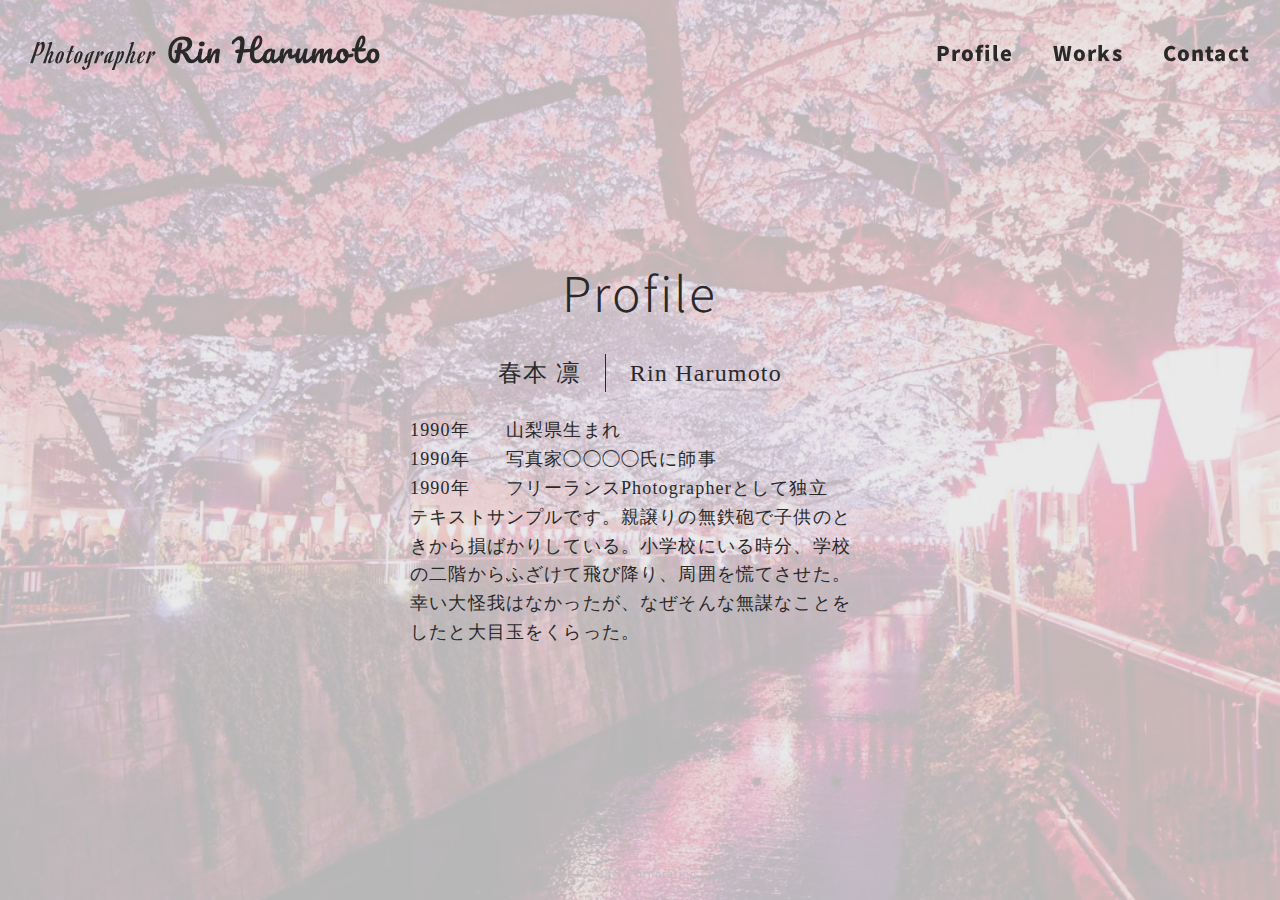
<file: profile.html>
<!DOCTYPE html>
<html lang="ja">
<head>
  <meta charset="UTF-8">
  <meta name="viewport" content="width=device-width, initial-scale=1.0">
  <title>Photographer Rin Harumoto</title>
  <link href="https://fonts.googleapis.com/css?family=Noto+Sans+JP:300,900&display=swap" rel="stylesheet">
  <link href="https://fonts.googleapis.com/css?family=Romanesco&display=swap" rel="stylesheet">
  <link rel="stylesheet" href="css/style.css">
  <script src="https://code.jquery.com/jquery-3.4.1.min.js" integrity="sha256-CSXorXvZcTkaix6Yvo6HppcZGetbYMGWSFlBw8HfCJo=" crossorigin="anonymous"></script>
  <script src="js/script.js" defer></script>
</head>

<body class="profile">
  <header class="header">
    <h1 class="header-logo">
      <a href="index.html">
      <!-- ロゴ画像：スマートフォン -->
      <svg class="sp" width="151" height="44" viewBox="0 0 151 44" fill="none" xmlns="http://www.w3.org/2000/svg"><path d="M6.59766 2.19531C6.82682 1.95182 7.07031 1.70475 7.32812 1.4541C7.58594 1.19629 7.83659 0.967122 8.08008 0.766602C8.33073 0.566081 8.56706 0.401367 8.78906 0.272461C9.01107 0.143555 9.19727 0.0791016 9.34766 0.0791016C9.52669 0.0791016 9.69499 0.150716 9.85254 0.293945C10.0173 0.430013 10.1605 0.61263 10.2822 0.841797C10.404 1.0638 10.4971 1.31803 10.5615 1.60449C10.6331 1.89095 10.6689 2.17741 10.6689 2.46387C10.6689 2.89355 10.6152 3.37337 10.5078 3.90332C10.4076 4.42611 10.2536 4.95605 10.0459 5.49316C9.83822 6.02311 9.57682 6.54232 9.26172 7.05078C8.94661 7.55208 8.57422 7.99967 8.14453 8.39355C7.71484 8.78743 7.22786 9.10254 6.68359 9.33887C6.13932 9.5752 5.53776 9.69336 4.87891 9.69336C4.62109 9.69336 4.37402 9.67188 4.1377 9.62891C3.9515 10.1732 3.77246 10.7067 3.60059 11.2295C3.43587 11.7451 3.27832 12.2357 3.12793 12.7012C2.9847 13.1595 2.84863 13.5856 2.71973 13.9795C2.59798 14.3662 2.49056 14.7064 2.39746 15C2.31152 15.0143 2.21842 15.0251 2.11816 15.0322C2.03223 15.0465 1.92839 15.0537 1.80664 15.0537C1.6849 15.0609 1.55241 15.0645 1.40918 15.0645C1.10124 15.0645 0.786133 15.043 0.463867 15L0.388672 14.8926C0.474609 14.735 0.603516 14.4307 0.775391 13.9795C0.947266 13.5212 1.15137 12.9733 1.3877 12.3359C1.61686 11.6914 1.86393 10.9824 2.12891 10.209C2.39388 9.43555 2.65885 8.65137 2.92383 7.85645C3.19596 7.05436 3.45736 6.27018 3.70801 5.50391C3.95866 4.73763 4.18424 4.03939 4.38477 3.40918C4.58529 2.77897 4.74642 2.24902 4.86816 1.81934C4.99707 1.38965 5.06868 1.11035 5.08301 0.981445C5.08301 0.924154 5.07227 0.874023 5.05078 0.831055C5.0293 0.780924 5.00065 0.745117 4.96484 0.723633V0.594727C5.1582 0.537435 5.33724 0.490885 5.50195 0.455078C5.66667 0.412109 5.83138 0.379883 5.99609 0.358398C6.16797 0.329753 6.35059 0.308268 6.54395 0.293945C6.7373 0.279622 6.95931 0.26888 7.20996 0.261719L7.25293 0.326172L6.59766 2.19531ZM4.35254 8.93066C4.55306 9.05957 4.80371 9.12402 5.10449 9.12402C5.49837 9.12402 5.85645 9.03092 6.17871 8.84473C6.50814 8.65853 6.80176 8.40788 7.05957 8.09277C7.31738 7.77767 7.53939 7.41602 7.72559 7.00781C7.91895 6.59245 8.0765 6.1556 8.19824 5.69727C8.32715 5.23893 8.42025 4.77702 8.47754 4.31152C8.54199 3.83887 8.57422 3.39128 8.57422 2.96875C8.57422 2.92578 8.57064 2.83268 8.56348 2.68945C8.55632 2.54622 8.53841 2.39941 8.50977 2.24902C8.48112 2.09147 8.43815 1.95182 8.38086 1.83008C8.32357 1.70833 8.24837 1.64746 8.15527 1.64746C8.02637 1.64746 7.8903 1.69401 7.74707 1.78711C7.60384 1.87305 7.44987 1.99121 7.28516 2.1416C7.1276 2.28483 6.95931 2.45312 6.78027 2.64648C6.6084 2.83268 6.42936 3.02604 6.24316 3.22656L4.35254 8.93066ZM13.8903 1.69043C13.8903 1.53288 13.8473 1.42546 13.7614 1.36816C13.6826 1.30371 13.5824 1.27507 13.4606 1.28223C13.3389 1.28939 13.2064 1.31803 13.0632 1.36816C12.9199 1.41113 12.7874 1.46126 12.6657 1.51855L12.5261 1.22852C13.2565 0.870443 13.8509 0.619792 14.3093 0.476562C14.7748 0.333333 15.097 0.261719 15.2761 0.261719C15.3262 0.261719 15.3835 0.283203 15.4479 0.326172C15.5195 0.361979 15.584 0.41569 15.6413 0.487305C15.6986 0.558919 15.7487 0.641276 15.7917 0.734375C15.8346 0.820312 15.8561 0.909831 15.8561 1.00293C15.8561 1.06022 15.7738 1.30013 15.6091 1.72266C15.4443 2.13802 15.2474 2.68587 15.0182 3.36621C14.832 3.94629 14.653 4.49414 14.4811 5.00977C14.3093 5.51823 14.1445 6.00879 13.987 6.48145C13.8294 6.94694 13.6755 7.39811 13.5251 7.83496C13.3747 8.26465 13.2243 8.69434 13.0739 9.12402C13.2959 8.83757 13.5287 8.54753 13.7721 8.25391C14.0156 7.95312 14.2484 7.68457 14.4704 7.44824C14.6924 7.21191 14.8965 7.01855 15.0827 6.86816C15.2761 6.71777 15.4372 6.64258 15.5661 6.64258C15.6162 6.64258 15.7022 6.66764 15.8239 6.71777C15.9528 6.76074 16.0853 6.83236 16.2214 6.93262C16.3574 7.02572 16.4756 7.14746 16.5759 7.29785C16.6833 7.44108 16.7406 7.61654 16.7477 7.82422C16.7477 7.89583 16.6976 8.06055 16.5973 8.31836C16.4971 8.57617 16.3718 8.88411 16.2214 9.24219C16.0781 9.60026 15.9206 9.99056 15.7487 10.4131C15.5768 10.8356 15.4157 11.251 15.2653 11.6592C15.1221 12.0674 15.0003 12.4469 14.9001 12.7979C14.7998 13.1488 14.7497 13.4352 14.7497 13.6572C14.7497 13.7432 14.7568 13.8076 14.7712 13.8506C14.7927 13.8864 14.8356 13.9043 14.9001 13.9043C14.9789 13.8971 15.097 13.8577 15.2546 13.7861C15.4121 13.7074 15.5947 13.5928 15.8024 13.4424C16.0101 13.292 16.2321 13.1094 16.4684 12.8945C16.7119 12.6725 16.9518 12.4147 17.1882 12.1211L17.4352 12.3359C17.1345 12.7155 16.7943 13.0771 16.4147 13.4209C16.0423 13.7575 15.6735 14.0547 15.3083 14.3125C14.943 14.5703 14.5993 14.7744 14.277 14.9248C13.9548 15.0752 13.6934 15.1504 13.4929 15.1504C13.457 15.1504 13.4105 15.1361 13.3532 15.1074C13.2959 15.0788 13.2386 15.0322 13.1813 14.9678C13.124 14.9033 13.0739 14.8138 13.0309 14.6992C12.988 14.5846 12.9665 14.4414 12.9665 14.2695C12.9665 14.1836 12.9772 14.0762 12.9987 13.9473C13.0202 13.8112 13.0453 13.6751 13.0739 13.5391C13.1026 13.3958 13.1312 13.2669 13.1598 13.1523C13.1957 13.0306 13.2207 12.9411 13.235 12.8838C13.2995 12.6331 13.389 12.3538 13.5036 12.0459C13.6253 11.7308 13.7542 11.4049 13.8903 11.0684C14.0264 10.7318 14.166 10.3988 14.3093 10.0693C14.4525 9.73275 14.5814 9.42122 14.696 9.13477C14.8106 8.84115 14.9037 8.58691 14.9753 8.37207C15.0469 8.15007 15.0827 7.98177 15.0827 7.86719C15.0827 7.76693 15.054 7.7168 14.9968 7.7168C14.9466 7.7168 14.8714 7.75977 14.7712 7.8457C14.6709 7.92448 14.5527 8.0319 14.4167 8.16797C14.2878 8.30404 14.1481 8.45801 13.9977 8.62988C13.8473 8.7946 13.697 8.96647 13.5466 9.14551C13.3962 9.31738 13.2529 9.48568 13.1169 9.65039C12.988 9.80794 12.8734 9.94759 12.7731 10.0693C12.5225 10.807 12.2647 11.5732 11.9997 12.3682C11.7419 13.1559 11.4697 14.0332 11.1833 15C11.1045 15.0143 11.0186 15.0251 10.9255 15.0322C10.7608 15.0537 10.5459 15.0645 10.2809 15.0645C10.1592 15.0645 10.0303 15.0573 9.89422 15.043C9.75815 15.0358 9.62566 15.0215 9.49676 15L9.42156 14.8926C9.45737 14.821 9.55047 14.5882 9.70086 14.1943C9.85125 13.7933 10.0374 13.2884 10.2595 12.6797C10.4743 12.071 10.7142 11.387 10.9792 10.6279C11.237 9.86882 11.502 9.09538 11.7741 8.30762C12.0462 7.51986 12.3076 6.74642 12.5583 5.9873C12.8161 5.22819 13.0417 4.54427 13.235 3.93555C13.4356 3.31966 13.5931 2.8112 13.7077 2.41016C13.8294 2.00911 13.8903 1.76921 13.8903 1.69043ZM19.056 9.41406C19.2279 8.9987 19.4392 8.6263 19.6898 8.29688C19.9405 7.96029 20.2162 7.67741 20.517 7.44824C20.8177 7.21191 21.1364 7.03288 21.473 6.91113C21.8096 6.78939 22.1498 6.72852 22.4935 6.72852C22.6439 6.72852 22.8086 6.77148 22.9877 6.85742C23.1739 6.9362 23.3457 7.0472 23.5033 7.19043C23.6608 7.33366 23.7897 7.50911 23.89 7.7168C23.9974 7.91732 24.0511 8.13932 24.0511 8.38281C24.0511 8.59049 24.0261 8.8304 23.9759 9.10254C23.9258 9.36751 23.8614 9.64323 23.7826 9.92969C23.7038 10.209 23.6179 10.4883 23.5248 10.7676C23.4317 11.0469 23.3421 11.3047 23.2562 11.541C23.1703 11.7702 23.0915 11.9671 23.0199 12.1318C22.9554 12.2965 22.9089 12.4076 22.8802 12.4648C22.7084 12.8874 22.4971 13.2633 22.2464 13.5928C21.9958 13.9222 21.7201 14.2051 21.4193 14.4414C21.1185 14.6706 20.7998 14.846 20.4632 14.9678C20.1338 15.0895 19.7972 15.1504 19.4535 15.1504C19.3031 15.1504 19.1384 15.111 18.9593 15.0322C18.7731 14.9535 18.6013 14.8424 18.4437 14.6992C18.2862 14.5488 18.1573 14.3734 18.057 14.1729C17.9496 13.9723 17.8959 13.7503 17.8959 13.5068C17.8959 13.292 17.9209 13.0521 17.9711 12.7871C18.0212 12.515 18.0856 12.2393 18.1644 11.96C18.2432 11.6735 18.3291 11.3906 18.4222 11.1113C18.5153 10.832 18.6048 10.5778 18.6908 10.3486C18.7767 10.1195 18.8519 9.92253 18.9164 9.75781C18.9808 9.58594 19.0274 9.47135 19.056 9.41406ZM22.0316 7.31934C21.8669 7.31934 21.6879 7.46615 21.4945 7.75977C21.3083 8.04622 21.1185 8.41504 20.9252 8.86621C20.739 9.31738 20.5563 9.81152 20.3773 10.3486C20.2054 10.8786 20.0515 11.3906 19.9154 11.8848C19.7865 12.3789 19.6791 12.8158 19.5931 13.1953C19.5143 13.5677 19.475 13.8184 19.475 13.9473C19.475 14.1549 19.5143 14.3053 19.5931 14.3984C19.6719 14.4915 19.7793 14.5381 19.9154 14.5381C20.0371 14.5381 20.166 14.4557 20.3021 14.291C20.4382 14.1191 20.5778 13.8936 20.7211 13.6143C20.8643 13.335 21.0039 13.0127 21.14 12.6475C21.2832 12.2822 21.4193 11.9062 21.5482 11.5195C21.6771 11.1257 21.7953 10.7354 21.9027 10.3486C22.0173 9.96191 22.114 9.60384 22.1927 9.27441C22.2787 8.94499 22.3431 8.66211 22.3861 8.42578C22.4362 8.18229 22.4613 8.014 22.4613 7.9209C22.4613 7.71322 22.4219 7.56283 22.3431 7.46973C22.2643 7.36947 22.1605 7.31934 22.0316 7.31934ZM30.8819 2.94727C30.7959 3.14779 30.6957 3.3877 30.5811 3.66699C30.4737 3.94629 30.3555 4.25065 30.2266 4.58008C30.0977 4.90951 29.9616 5.26042 29.8184 5.63281C29.6823 6.00521 29.5391 6.38477 29.3887 6.77148L30.8819 6.72852L30.6885 7.2334L29.2061 7.25488C28.9626 7.90658 28.7263 8.55827 28.4971 9.20996C28.2679 9.85449 28.0603 10.4561 27.8741 11.0146C27.695 11.5732 27.5482 12.0638 27.4336 12.4863C27.3262 12.9089 27.2725 13.2204 27.2725 13.4209C27.2725 13.5426 27.2868 13.6286 27.3155 13.6787C27.3441 13.7217 27.405 13.7432 27.4981 13.7432C27.5554 13.7432 27.6735 13.693 27.8526 13.5928C28.0388 13.4854 28.25 13.335 28.4864 13.1416C28.7299 12.9482 28.9805 12.7155 29.2383 12.4434C29.5033 12.1712 29.7504 11.8704 29.9795 11.541L30.2159 11.7666C29.9652 12.1318 29.6608 12.515 29.3028 12.916C28.9519 13.3099 28.5902 13.6751 28.2178 14.0117C27.8454 14.3411 27.4802 14.6133 27.1221 14.8281C26.7712 15.043 26.4704 15.1504 26.2198 15.1504C26.184 15.1504 26.1159 15.1325 26.0157 15.0967C25.9154 15.068 25.8366 15.0215 25.7793 14.957C25.7364 14.8997 25.6898 14.778 25.6397 14.5918C25.5824 14.4056 25.5538 14.1621 25.5538 13.8613C25.5538 13.6536 25.611 13.3206 25.7256 12.8623C25.833 12.404 25.9799 11.874 26.1661 11.2725C26.3451 10.6709 26.5492 10.0264 26.7784 9.33887C27.0147 8.64421 27.2546 7.95671 27.4981 7.27637L26.2627 7.29785L26.4346 6.83594L27.6485 6.81445L28.9913 3.18359C29.1273 3.13346 29.2992 3.09049 29.5069 3.05469C29.7146 3.01888 29.9187 2.98665 30.1192 2.95801C30.3555 2.92936 30.5954 2.9043 30.8389 2.88281C30.8389 2.89714 30.8461 2.90788 30.8604 2.91504C30.8747 2.9222 30.8819 2.93294 30.8819 2.94727ZM32.03 9.41406C32.2019 8.9987 32.4131 8.6263 32.6638 8.29688C32.9144 7.96029 33.1902 7.67741 33.4909 7.44824C33.7917 7.21191 34.1104 7.03288 34.447 6.91113C34.7836 6.78939 35.1238 6.72852 35.4675 6.72852C35.6179 6.72852 35.7826 6.77148 35.9616 6.85742C36.1478 6.9362 36.3197 7.0472 36.4773 7.19043C36.6348 7.33366 36.7637 7.50911 36.864 7.7168C36.9714 7.91732 37.0251 8.13932 37.0251 8.38281C37.0251 8.59049 37.0001 8.8304 36.9499 9.10254C36.8998 9.36751 36.8353 9.64323 36.7566 9.92969C36.6778 10.209 36.5918 10.4883 36.4988 10.7676C36.4057 11.0469 36.3161 11.3047 36.2302 11.541C36.1443 11.7702 36.0655 11.9671 35.9939 12.1318C35.9294 12.2965 35.8829 12.4076 35.8542 12.4648C35.6823 12.8874 35.4711 13.2633 35.2204 13.5928C34.9698 13.9222 34.6941 14.2051 34.3933 14.4414C34.0925 14.6706 33.7738 14.846 33.4372 14.9678C33.1078 15.0895 32.7712 15.1504 32.4275 15.1504C32.2771 15.1504 32.1124 15.111 31.9333 15.0322C31.7471 14.9535 31.5752 14.8424 31.4177 14.6992C31.2601 14.5488 31.1312 14.3734 31.031 14.1729C30.9236 13.9723 30.8698 13.7503 30.8698 13.5068C30.8698 13.292 30.8949 13.0521 30.945 12.7871C30.9952 12.515 31.0596 12.2393 31.1384 11.96C31.2172 11.6735 31.3031 11.3906 31.3962 11.1113C31.4893 10.832 31.5788 10.5778 31.6648 10.3486C31.7507 10.1195 31.8259 9.92253 31.8904 9.75781C31.9548 9.58594 32.0014 9.47135 32.03 9.41406ZM35.0056 7.31934C34.8409 7.31934 34.6618 7.46615 34.4685 7.75977C34.2823 8.04622 34.0925 8.41504 33.8991 8.86621C33.7129 9.31738 33.5303 9.81152 33.3513 10.3486C33.1794 10.8786 33.0254 11.3906 32.8894 11.8848C32.7605 12.3789 32.653 12.8158 32.5671 13.1953C32.4883 13.5677 32.4489 13.8184 32.4489 13.9473C32.4489 14.1549 32.4883 14.3053 32.5671 14.3984C32.6459 14.4915 32.7533 14.5381 32.8894 14.5381C33.0111 14.5381 33.14 14.4557 33.2761 14.291C33.4122 14.1191 33.5518 13.8936 33.695 13.6143C33.8383 13.335 33.9779 13.0127 34.114 12.6475C34.2572 12.2822 34.3933 11.9062 34.5222 11.5195C34.6511 11.1257 34.7693 10.7354 34.8767 10.3486C34.9913 9.96191 35.0879 9.60384 35.1667 9.27441C35.2527 8.94499 35.3171 8.66211 35.3601 8.42578C35.4102 8.18229 35.4353 8.014 35.4353 7.9209C35.4353 7.71322 35.3959 7.56283 35.3171 7.46973C35.2383 7.36947 35.1345 7.31934 35.0056 7.31934ZM42.9965 12.3789C42.8819 12.7585 42.7637 13.1631 42.642 13.5928C42.5274 14.0153 42.4128 14.4414 42.2982 14.8711C42.1837 15.3008 42.0727 15.7197 41.9652 16.1279C41.8578 16.5433 41.754 16.9229 41.6537 17.2666C41.5821 17.5173 41.446 17.7536 41.2455 17.9756C41.0521 18.1976 40.823 18.3981 40.558 18.5771C40.3002 18.7633 40.0245 18.9281 39.7309 19.0713C39.4372 19.2217 39.1651 19.3434 38.9145 19.4365C38.6638 19.5368 38.449 19.612 38.2699 19.6621C38.0909 19.7194 37.9799 19.748 37.9369 19.748C37.8725 19.748 37.7865 19.7409 37.6791 19.7266C37.5645 19.7122 37.475 19.6836 37.4105 19.6406C37.3318 19.5977 37.2458 19.5153 37.1527 19.3936C37.0525 19.279 36.9594 19.1429 36.8734 18.9854C36.7803 18.8278 36.698 18.6595 36.6264 18.4805C36.5476 18.3086 36.4939 18.1475 36.4652 17.9971L37.765 16.9121C37.9011 17.2559 38.0479 17.5602 38.2055 17.8252C38.2699 17.9398 38.3415 18.0508 38.4203 18.1582C38.4991 18.2728 38.5814 18.373 38.6674 18.459C38.7533 18.5449 38.8428 18.613 38.9359 18.6631C39.029 18.7132 39.1221 18.7383 39.2152 18.7383C39.2868 18.7383 39.3513 18.7096 39.4086 18.6523C39.473 18.5951 39.5303 18.5199 39.5805 18.4268C39.6378 18.3408 39.6915 18.237 39.7416 18.1152C39.7917 18.0007 39.8419 17.8789 39.892 17.75C39.9493 17.5853 40.0137 17.3848 40.0854 17.1484C40.1641 16.9193 40.2429 16.6686 40.3217 16.3965C40.4076 16.1315 40.49 15.8558 40.5687 15.5693C40.6547 15.2829 40.737 15 40.8158 14.7207C40.8946 14.4414 40.9662 14.1764 41.0307 13.9258C41.1023 13.668 41.1631 13.4388 41.2133 13.2383C40.9626 13.5462 40.7012 13.8219 40.4291 14.0654C40.157 14.3018 39.8992 14.5023 39.6557 14.667C39.4122 14.8245 39.1973 14.9427 39.0111 15.0215C38.8178 15.1074 38.6781 15.1504 38.5922 15.1504C38.5349 15.1504 38.4883 15.1289 38.4525 15.0859C38.4096 15.043 38.3738 14.9857 38.3451 14.9141C38.3093 14.8424 38.2842 14.7673 38.2699 14.6885C38.2484 14.6097 38.2341 14.5309 38.227 14.4521C38.2055 14.2015 38.2162 13.9294 38.2592 13.6357C38.295 13.335 38.3487 13.0306 38.4203 12.7227C38.4919 12.4147 38.5743 12.1139 38.6674 11.8203C38.7533 11.5195 38.8393 11.2474 38.9252 11.0039C39.0111 10.7533 39.0863 10.542 39.1508 10.3701C39.2152 10.1982 39.2582 10.0837 39.2797 10.0264C39.3083 9.94043 39.3549 9.84017 39.4193 9.72559C39.4909 9.60384 39.5697 9.48568 39.6557 9.37109C39.7416 9.24935 39.8275 9.13477 39.9135 9.02734C40.0066 8.91276 40.0961 8.8125 40.182 8.72656C40.3396 8.57617 40.5473 8.41504 40.8051 8.24316C41.0701 8.07129 41.3565 7.90299 41.6645 7.73828C41.9724 7.57357 42.2875 7.41243 42.6098 7.25488C42.9392 7.09733 43.2507 6.96126 43.5443 6.84668C43.838 6.7321 44.0993 6.639 44.3285 6.56738C44.5577 6.49577 44.7296 6.45996 44.8441 6.45996C44.9444 6.45996 45.0303 6.46354 45.102 6.4707C45.1807 6.47786 45.2416 6.48861 45.2846 6.50293L45.3061 6.55664C45.1986 6.69271 45.0697 6.91829 44.9193 7.2334C44.7761 7.5485 44.6257 7.90658 44.4682 8.30762C44.3106 8.7015 44.1495 9.11686 43.9848 9.55371C43.8272 9.99056 43.6804 10.4023 43.5443 10.7891C43.4083 11.1758 43.2901 11.5124 43.1898 11.7988C43.0896 12.0853 43.0251 12.2786 42.9965 12.3789ZM40.0316 13.5928C40.0889 13.5928 40.1713 13.5605 40.2787 13.4961C40.3933 13.4316 40.515 13.3493 40.6439 13.249C40.7729 13.1488 40.9053 13.0342 41.0414 12.9053C41.1775 12.7692 41.3028 12.6331 41.4174 12.4971C41.489 12.2464 41.5678 11.9707 41.6537 11.6699C41.7468 11.3691 41.8435 11.0612 41.9437 10.7461C42.044 10.431 42.1479 10.1159 42.2553 9.80078C42.3627 9.48568 42.4665 9.18848 42.5668 8.90918C42.6671 8.62272 42.7637 8.36491 42.8568 8.13574C42.9499 7.89941 43.0323 7.70247 43.1039 7.54492C43.0466 7.55924 42.9714 7.58073 42.8783 7.60938C42.7924 7.63086 42.6921 7.66309 42.5775 7.70605C42.4701 7.74186 42.3555 7.79199 42.2338 7.85645C42.112 7.91374 41.9939 7.98535 41.8793 8.07129C41.6859 8.22168 41.5033 8.44727 41.3314 8.74805C41.1596 9.04883 41.002 9.389 40.8588 9.76855C40.7156 10.141 40.5831 10.5277 40.4613 10.9287C40.3467 11.3298 40.2465 11.7021 40.1605 12.0459C40.0818 12.3896 40.0209 12.6833 39.9779 12.9268C39.935 13.1702 39.9135 13.3171 39.9135 13.3672C39.9135 13.4245 39.9171 13.4782 39.9242 13.5283C39.9385 13.5713 39.9743 13.5928 40.0316 13.5928ZM46.5723 15C46.4936 15.0143 46.4076 15.0251 46.3145 15.0322C46.1498 15.0537 45.935 15.0645 45.67 15.0645C45.5483 15.0645 45.4194 15.0573 45.2833 15.043C45.1472 15.0358 45.0111 15.0215 44.8751 15L44.8106 14.8926C44.8464 14.821 44.9109 14.6742 45.004 14.4521C45.0899 14.2301 45.1938 13.9616 45.3155 13.6465C45.4301 13.3314 45.5554 12.9805 45.6915 12.5938C45.8276 12.207 45.9672 11.8132 46.1104 11.4121C46.2465 11.0111 46.379 10.6172 46.5079 10.2305C46.6296 9.84375 46.7406 9.48926 46.8409 9.16699C46.9412 8.84473 47.0199 8.57259 47.0772 8.35059C47.1345 8.12142 47.1632 7.96745 47.1632 7.88867C47.1632 7.8099 47.156 7.74902 47.1417 7.70605C47.1274 7.66309 47.113 7.6237 47.0987 7.58789C47.0772 7.55924 47.0557 7.5306 47.0343 7.50195V7.34082C47.199 7.24056 47.3888 7.15104 47.6036 7.07227C47.8256 6.99349 48.0404 6.92904 48.2481 6.87891C48.4845 6.82161 48.7315 6.77148 48.9893 6.72852L49.043 6.79297C49.043 6.85742 49.0251 6.95768 48.9893 7.09375C48.9607 7.22982 48.9213 7.38379 48.8712 7.55566C48.821 7.72038 48.7673 7.89225 48.71 8.07129C48.6527 8.25033 48.5955 8.41862 48.5382 8.57617C48.488 8.73372 48.4415 8.86979 48.3985 8.98438C48.3627 9.09896 48.3412 9.17415 48.3341 9.20996C48.1765 9.63249 48.0225 10.0765 47.8722 10.542C47.7218 11.0075 47.5749 11.473 47.4317 11.9385C47.5964 11.5303 47.7683 11.1185 47.9473 10.7031C48.1335 10.2806 48.3197 9.87598 48.5059 9.48926C48.6921 9.09538 48.8819 8.72656 49.0753 8.38281C49.2758 8.0319 49.4692 7.73112 49.6554 7.48047C49.8416 7.22266 50.0242 7.01855 50.2032 6.86816C50.3894 6.71777 50.5649 6.64258 50.7296 6.64258C50.7797 6.64258 50.8549 6.66406 50.9552 6.70703C51.0554 6.74284 51.1593 6.79655 51.2667 6.86816C51.3741 6.93978 51.4779 7.0293 51.5782 7.13672C51.6856 7.23698 51.7716 7.35156 51.836 7.48047C51.8647 7.52344 51.8396 7.64518 51.7608 7.8457C51.682 8.03906 51.5531 8.27181 51.3741 8.54395C51.1951 8.80892 50.9695 9.0918 50.6973 9.39258C50.4252 9.6862 50.1065 9.95833 49.7413 10.209L49.4727 10.0693C49.5873 9.83301 49.6768 9.63249 49.7413 9.46777C49.8129 9.2959 49.8666 9.14909 49.9024 9.02734C49.9382 8.89844 49.9597 8.78743 49.9669 8.69434C49.9812 8.60124 49.9884 8.51172 49.9884 8.42578C49.9884 8.31836 49.9561 8.26465 49.8917 8.26465C49.7914 8.26465 49.6625 8.36491 49.505 8.56543C49.3546 8.75879 49.1863 9.02376 49.0001 9.36035C48.821 9.69694 48.6277 10.0908 48.42 10.542C48.2195 10.986 48.0118 11.4587 47.797 11.96C47.5893 12.4541 47.378 12.9626 47.1632 13.4854C46.9555 14.0081 46.7585 14.513 46.5723 15ZM58.9675 12.1641C58.6524 12.5436 58.3123 12.9124 57.947 13.2705C57.589 13.6214 57.2345 13.9329 56.8836 14.2051C56.5398 14.4772 56.2175 14.6956 55.9168 14.8604C55.616 15.0251 55.3653 15.1074 55.1648 15.1074C55.1218 15.1074 55.0681 15.0859 55.0037 15.043C54.9392 15.0072 54.8963 14.9714 54.8748 14.9355C54.796 14.7923 54.7387 14.6133 54.7029 14.3984C54.6742 14.1764 54.6599 13.9723 54.6599 13.7861C54.6599 13.7288 54.6671 13.6501 54.6814 13.5498C54.7029 13.4424 54.7244 13.3314 54.7459 13.2168C54.5095 13.4674 54.2625 13.7109 54.0047 13.9473C53.754 14.1764 53.5105 14.3805 53.2742 14.5596C53.045 14.7386 52.8409 14.8818 52.6619 14.9893C52.4757 15.0967 52.3396 15.1504 52.2537 15.1504C52.1964 15.1504 52.1498 15.1289 52.114 15.0859C52.0711 15.043 52.0352 14.9857 52.0066 14.9141C51.9708 14.8424 51.9457 14.7673 51.9314 14.6885C51.9099 14.6097 51.8956 14.5309 51.8884 14.4521C51.867 14.2015 51.8777 13.9294 51.9207 13.6357C51.9565 13.335 52.0102 13.0306 52.0818 12.7227C52.1534 12.4147 52.2358 12.1139 52.3289 11.8203C52.4148 11.5195 52.5007 11.2474 52.5867 11.0039C52.6726 10.7533 52.7478 10.542 52.8123 10.3701C52.8767 10.1982 52.9197 10.0837 52.9412 10.0264C52.9698 9.94043 53.0164 9.84017 53.0808 9.72559C53.1524 9.60384 53.2312 9.48568 53.3172 9.37109C53.4031 9.24935 53.489 9.13477 53.575 9.02734C53.6681 8.91276 53.7576 8.8125 53.8435 8.72656C54.0011 8.57617 54.2052 8.41504 54.4558 8.24316C54.7065 8.07129 54.9786 7.90299 55.2722 7.73828C55.573 7.57357 55.881 7.41243 56.1961 7.25488C56.5112 7.09733 56.8084 6.96126 57.0877 6.84668C57.3741 6.7321 57.6283 6.639 57.8504 6.56738C58.0724 6.49577 58.2407 6.45996 58.3552 6.45996C58.4555 6.45996 58.5414 6.46354 58.613 6.4707C58.6918 6.47786 58.7527 6.48861 58.7957 6.50293L58.8172 6.55664C58.7384 6.6569 58.6417 6.82878 58.5271 7.07227C58.4125 7.31576 58.2872 7.59863 58.1511 7.9209C58.0151 8.24316 57.8754 8.59766 57.7322 8.98438C57.589 9.37109 57.4457 9.76139 57.3025 10.1553C57.1664 10.5492 57.0375 10.9359 56.9158 11.3154C56.794 11.6878 56.683 12.028 56.5828 12.3359C56.4897 12.6439 56.4145 12.9053 56.3572 13.1201C56.3071 13.3278 56.282 13.4639 56.282 13.5283C56.282 13.6572 56.3357 13.7217 56.4431 13.7217C56.5147 13.7145 56.6293 13.6751 56.7869 13.6035C56.9444 13.5247 57.127 13.4102 57.3347 13.2598C57.5424 13.1094 57.7644 12.9268 58.0007 12.7119C58.2442 12.4899 58.4877 12.2321 58.7312 11.9385L58.9675 12.1641ZM53.6931 13.5928C53.7504 13.5928 53.8256 13.5605 53.9187 13.4961C54.0118 13.4316 54.1121 13.3493 54.2195 13.249C54.3269 13.1488 54.4415 13.0342 54.5632 12.9053C54.685 12.7692 54.8032 12.6331 54.9177 12.4971C54.9894 12.2464 55.0681 11.9707 55.1541 11.6699C55.2472 11.3691 55.3438 11.0612 55.4441 10.7461C55.5444 10.431 55.6482 10.1159 55.7556 9.80078C55.863 9.48568 55.9669 9.18848 56.0672 8.90918C56.1746 8.62272 56.2748 8.36491 56.3679 8.13574C56.461 7.89941 56.5434 7.70247 56.615 7.54492C56.5004 7.58073 56.35 7.63444 56.1638 7.70605C55.9776 7.77051 55.7699 7.89225 55.5408 8.07129C55.3474 8.22168 55.1648 8.44727 54.9929 8.74805C54.8211 9.04883 54.6635 9.389 54.5203 9.76855C54.377 10.141 54.2446 10.5277 54.1228 10.9287C54.0082 11.3298 53.908 11.7021 53.822 12.0459C53.7433 12.3896 53.6824 12.6833 53.6394 12.9268C53.5964 13.1702 53.575 13.3171 53.575 13.3672C53.575 13.4245 53.5785 13.4782 53.5857 13.5283C53.6 13.5713 53.6358 13.5928 53.6931 13.5928ZM59.0844 19.6406C58.9555 19.6979 58.8123 19.7373 58.6547 19.7588C58.49 19.7874 58.3253 19.8053 58.1606 19.8125C57.9959 19.8268 57.8419 19.8304 57.6987 19.8232C57.5483 19.8232 57.423 19.8232 57.3227 19.8232L57.2582 19.7051C57.3728 19.4759 57.5268 19.1143 57.7202 18.6201C57.9064 18.1331 58.1212 17.5566 58.3647 16.8906C58.601 16.2318 58.8552 15.512 59.1274 14.7314C59.3924 13.9508 59.6645 13.1523 59.9438 12.3359C60.0799 11.9206 60.2231 11.4837 60.3735 11.0254C60.5239 10.5671 60.6599 10.1338 60.7817 9.72559C60.9034 9.31738 61.0037 8.95931 61.0825 8.65137C61.1684 8.33626 61.2114 8.12142 61.2114 8.00684C61.2114 7.92806 61.2006 7.86003 61.1791 7.80273C61.1648 7.73828 61.1469 7.68457 61.1254 7.6416C61.0968 7.59147 61.0681 7.54492 61.0395 7.50195V7.34082C61.197 7.24056 61.3868 7.15104 61.6088 7.07227C61.8308 6.99349 62.0457 6.92904 62.2534 6.87891C62.4897 6.82161 62.7368 6.77148 62.9946 6.72852L63.0375 6.79297C63.0375 6.86458 63.0268 6.96842 63.0053 7.10449C62.9838 7.2334 62.9552 7.38021 62.9194 7.54492C62.8907 7.70964 62.8549 7.88151 62.812 8.06055C62.7761 8.23242 62.7368 8.39714 62.6938 8.55469C62.9015 8.26823 63.0984 7.99967 63.2846 7.74902C63.4708 7.49121 63.6498 7.26921 63.8217 7.08301C63.9936 6.88965 64.1547 6.73926 64.3051 6.63184C64.4627 6.51725 64.6131 6.45996 64.7563 6.45996C64.8494 6.45996 64.9604 6.49935 65.0893 6.57812C65.2182 6.64974 65.3399 6.74642 65.4545 6.86816C65.5763 6.98275 65.6765 7.11523 65.7553 7.26562C65.8413 7.40885 65.8842 7.55208 65.8842 7.69531C65.8842 7.94596 65.8556 8.22168 65.7983 8.52246C65.7482 8.81608 65.6801 9.11328 65.5942 9.41406C65.5082 9.70768 65.4151 9.99772 65.3149 10.2842C65.2146 10.5706 65.1179 10.832 65.0248 11.0684C64.9317 11.2975 64.8458 11.4945 64.767 11.6592C64.6954 11.8239 64.6489 11.9313 64.6274 11.9814C64.4197 12.4541 64.1726 12.8838 63.8862 13.2705C63.6069 13.6572 63.3168 13.9902 63.0161 14.2695C62.7153 14.5488 62.4181 14.7673 62.1245 14.9248C61.838 15.0752 61.5873 15.1504 61.3725 15.1504C61.1505 15.1504 60.9858 15.1253 60.8784 15.0752C60.7709 15.0251 60.6778 14.9714 60.5991 14.9141C60.4916 15.2363 60.3842 15.5622 60.2768 15.8916C60.1622 16.221 60.0441 16.5684 59.9223 16.9336C59.8006 17.306 59.6717 17.7106 59.5356 18.1475C59.3995 18.5915 59.2491 19.0892 59.0844 19.6406ZM64.0795 7.58789C64.0079 7.58789 63.9148 7.64876 63.8002 7.77051C63.6928 7.88509 63.5675 8.03906 63.4243 8.23242C63.281 8.41862 63.1235 8.62988 62.9516 8.86621C62.7869 9.10254 62.6114 9.33529 62.4252 9.56445C62.3321 9.86523 62.214 10.2305 62.0707 10.6602C61.9347 11.0827 61.7914 11.5195 61.6411 11.9707C61.4978 12.4147 61.3582 12.848 61.2221 13.2705C61.086 13.6859 60.975 14.0368 60.8891 14.3232C60.9536 14.402 61.0359 14.4701 61.1362 14.5273C61.2364 14.5775 61.3439 14.6025 61.4584 14.6025C61.6375 14.6025 61.8273 14.4665 62.0278 14.1943C62.2355 13.915 62.4396 13.5605 62.6401 13.1309C62.8478 12.7012 63.0447 12.2285 63.2309 11.7129C63.4243 11.1901 63.5926 10.6852 63.7358 10.1982C63.879 9.71126 63.9936 9.27441 64.0795 8.8877C64.1655 8.49382 64.2084 8.20736 64.2084 8.02832C64.2084 7.99967 64.2049 7.96387 64.1977 7.9209C64.1977 7.87077 64.1905 7.82064 64.1762 7.77051C64.1691 7.72038 64.1583 7.67741 64.144 7.6416C64.1297 7.60579 64.1082 7.58789 64.0795 7.58789ZM70.8351 1.69043C70.8351 1.53288 70.7921 1.42546 70.7062 1.36816C70.6274 1.30371 70.5271 1.27507 70.4054 1.28223C70.2836 1.28939 70.1512 1.31803 70.0079 1.36816C69.8647 1.41113 69.7322 1.46126 69.6105 1.51855L69.4708 1.22852C70.2013 0.870443 70.7957 0.619792 71.254 0.476562C71.7195 0.333333 72.0418 0.261719 72.2208 0.261719C72.2709 0.261719 72.3282 0.283203 72.3927 0.326172C72.4643 0.361979 72.5288 0.41569 72.5861 0.487305C72.6433 0.558919 72.6935 0.641276 72.7364 0.734375C72.7794 0.820312 72.8009 0.909831 72.8009 1.00293C72.8009 1.06022 72.7185 1.30013 72.5538 1.72266C72.3891 2.13802 72.1922 2.68587 71.963 3.36621C71.7768 3.94629 71.5978 4.49414 71.4259 5.00977C71.254 5.51823 71.0893 6.00879 70.9318 6.48145C70.7742 6.94694 70.6202 7.39811 70.4698 7.83496C70.3195 8.26465 70.1691 8.69434 70.0187 9.12402C70.2407 8.83757 70.4734 8.54753 70.7169 8.25391C70.9604 7.95312 71.1931 7.68457 71.4152 7.44824C71.6372 7.21191 71.8413 7.01855 72.0275 6.86816C72.2208 6.71777 72.382 6.64258 72.5109 6.64258C72.561 6.64258 72.6469 6.66764 72.7687 6.71777C72.8976 6.76074 73.0301 6.83236 73.1661 6.93262C73.3022 7.02572 73.4204 7.14746 73.5206 7.29785C73.628 7.44108 73.6853 7.61654 73.6925 7.82422C73.6925 7.89583 73.6424 8.06055 73.5421 8.31836C73.4418 8.57617 73.3165 8.88411 73.1661 9.24219C73.0229 9.60026 72.8653 9.99056 72.6935 10.4131C72.5216 10.8356 72.3605 11.251 72.2101 11.6592C72.0668 12.0674 71.9451 12.4469 71.8448 12.7979C71.7446 13.1488 71.6945 13.4352 71.6945 13.6572C71.6945 13.7432 71.7016 13.8076 71.7159 13.8506C71.7374 13.8864 71.7804 13.9043 71.8448 13.9043C71.9236 13.8971 72.0418 13.8577 72.1993 13.7861C72.3569 13.7074 72.5395 13.5928 72.7472 13.4424C72.9549 13.292 73.1769 13.1094 73.4132 12.8945C73.6567 12.6725 73.8966 12.4147 74.1329 12.1211L74.38 12.3359C74.0792 12.7155 73.739 13.0771 73.3595 13.4209C72.9871 13.7575 72.6183 14.0547 72.253 14.3125C71.8878 14.5703 71.5441 14.7744 71.2218 14.9248C70.8995 15.0752 70.6381 15.1504 70.4376 15.1504C70.4018 15.1504 70.3553 15.1361 70.298 15.1074C70.2407 15.0788 70.1834 15.0322 70.1261 14.9678C70.0688 14.9033 70.0187 14.8138 69.9757 14.6992C69.9327 14.5846 69.9112 14.4414 69.9112 14.2695C69.9112 14.1836 69.922 14.0762 69.9435 13.9473C69.965 13.8112 69.99 13.6751 70.0187 13.5391C70.0473 13.3958 70.076 13.2669 70.1046 13.1523C70.1404 13.0306 70.1655 12.9411 70.1798 12.8838C70.2443 12.6331 70.3338 12.3538 70.4484 12.0459C70.5701 11.7308 70.699 11.4049 70.8351 11.0684C70.9711 10.7318 71.1108 10.3988 71.254 10.0693C71.3972 9.73275 71.5262 9.42122 71.6407 9.13477C71.7553 8.84115 71.8484 8.58691 71.92 8.37207C71.9917 8.15007 72.0275 7.98177 72.0275 7.86719C72.0275 7.76693 71.9988 7.7168 71.9415 7.7168C71.8914 7.7168 71.8162 7.75977 71.7159 7.8457C71.6157 7.92448 71.4975 8.0319 71.3614 8.16797C71.2325 8.30404 71.0929 8.45801 70.9425 8.62988C70.7921 8.7946 70.6417 8.96647 70.4913 9.14551C70.3409 9.31738 70.1977 9.48568 70.0616 9.65039C69.9327 9.80794 69.8181 9.94759 69.7179 10.0693C69.4672 10.807 69.2094 11.5732 68.9445 12.3682C68.6866 13.1559 68.4145 14.0332 68.128 15C68.0493 15.0143 67.9633 15.0251 67.8702 15.0322C67.7055 15.0537 67.4907 15.0645 67.2257 15.0645C67.104 15.0645 66.975 15.0573 66.839 15.043C66.7029 15.0358 66.5704 15.0215 66.4415 15L66.3663 14.8926C66.4021 14.821 66.4952 14.5882 66.6456 14.1943C66.796 13.7933 66.9822 13.2884 67.2042 12.6797C67.4191 12.071 67.659 11.387 67.9239 10.6279C68.1818 9.86882 68.4467 9.09538 68.7189 8.30762C68.991 7.51986 69.2524 6.74642 69.503 5.9873C69.7609 5.22819 69.9864 4.54427 70.1798 3.93555C70.3803 3.31966 70.5379 2.8112 70.6525 2.41016C70.7742 2.00911 70.8351 1.76921 70.8351 1.69043ZM76.2264 15.1504C76.0688 15.1504 75.9113 15.1003 75.7537 15C75.5962 14.8926 75.4529 14.7601 75.324 14.6025C75.1951 14.4378 75.0913 14.2588 75.0125 14.0654C74.9266 13.8721 74.8836 13.6859 74.8836 13.5068C74.8836 13.292 74.9122 13.0485 74.9695 12.7764C75.0197 12.5042 75.0877 12.2214 75.1736 11.9277C75.2524 11.6341 75.3419 11.3441 75.4422 11.0576C75.5424 10.7712 75.6391 10.5098 75.7322 10.2734C75.8182 10.0299 75.8969 9.82227 75.9686 9.65039C76.033 9.47852 76.0796 9.36393 76.1082 9.30664C76.2514 8.96289 76.4734 8.62988 76.7742 8.30762C77.0822 7.98535 77.4152 7.69889 77.7732 7.44824C78.1385 7.19759 78.5037 6.99707 78.8689 6.84668C79.2413 6.69629 79.5672 6.62109 79.8465 6.62109C80.0756 6.62109 80.2618 6.74642 80.4051 6.99707C80.5483 7.24772 80.6199 7.56283 80.6199 7.94238C80.6199 8.13574 80.5734 8.32552 80.4803 8.51172C80.3943 8.69792 80.2797 8.87337 80.1365 9.03809C80.0005 9.2028 79.8501 9.35677 79.6853 9.5C79.5278 9.64323 79.3774 9.76855 79.2342 9.87598L76.9891 11.5947C76.8602 12.0817 76.7527 12.515 76.6668 12.8945C76.588 13.2669 76.5486 13.5212 76.5486 13.6572C76.5486 13.8649 76.5773 14.0225 76.6346 14.1299C76.6919 14.2373 76.81 14.291 76.9891 14.291C77.3686 14.291 77.7625 14.1048 78.1707 13.7324C78.5789 13.3529 78.9764 12.7477 79.3631 11.917L79.6746 12.1211C79.4812 12.5723 79.2557 12.984 78.9978 13.3564C78.7472 13.7288 78.4751 14.0475 78.1814 14.3125C77.8878 14.5775 77.5727 14.7852 77.2361 14.9355C76.9067 15.0788 76.5701 15.1504 76.2264 15.1504ZM79.0623 7.2334C78.9191 7.2334 78.7651 7.3444 78.6004 7.56641C78.4357 7.78841 78.271 8.07845 78.1062 8.43652C77.9415 8.78743 77.7804 9.18848 77.6228 9.63965C77.4653 10.0837 77.3221 10.5277 77.1932 10.9717L79.0193 9.52148C79.1053 9.21354 79.184 8.91276 79.2557 8.61914C79.3273 8.31836 79.3631 8.09277 79.3631 7.94238C79.3631 7.86361 79.3559 7.78483 79.3416 7.70605C79.3344 7.62012 79.3201 7.54134 79.2986 7.46973C79.2771 7.39811 79.2449 7.34082 79.202 7.29785C79.1661 7.25488 79.1196 7.2334 79.0623 7.2334ZM82.4985 15C82.4197 15.0143 82.3338 15.0251 82.2407 15.0322C82.076 15.0537 81.8612 15.0645 81.5962 15.0645C81.4744 15.0645 81.3455 15.0573 81.2095 15.043C81.0734 15.0358 80.9373 15.0215 80.8013 15L80.7368 14.8926C80.7726 14.821 80.8371 14.6742 80.9302 14.4521C81.0161 14.2301 81.1199 13.9616 81.2417 13.6465C81.3563 13.3314 81.4816 12.9805 81.6177 12.5938C81.7537 12.207 81.8934 11.8132 82.0366 11.4121C82.1727 11.0111 82.3052 10.6172 82.4341 10.2305C82.5558 9.84375 82.6668 9.48926 82.7671 9.16699C82.8673 8.84473 82.9461 8.57259 83.0034 8.35059C83.0607 8.12142 83.0893 7.96745 83.0893 7.88867C83.0893 7.8099 83.0822 7.74902 83.0679 7.70605C83.0535 7.66309 83.0392 7.6237 83.0249 7.58789C83.0034 7.55924 82.9819 7.5306 82.9604 7.50195V7.34082C83.1251 7.24056 83.3149 7.15104 83.5298 7.07227C83.7518 6.99349 83.9666 6.92904 84.1743 6.87891C84.4106 6.82161 84.6577 6.77148 84.9155 6.72852L84.9692 6.79297C84.9692 6.85742 84.9513 6.95768 84.9155 7.09375C84.8869 7.22982 84.8475 7.38379 84.7973 7.55566C84.7472 7.72038 84.6935 7.89225 84.6362 8.07129C84.5789 8.25033 84.5216 8.41862 84.4643 8.57617C84.4142 8.73372 84.3677 8.86979 84.3247 8.98438C84.2889 9.09896 84.2674 9.17415 84.2602 9.20996C84.1027 9.63249 83.9487 10.0765 83.7983 10.542C83.6479 11.0075 83.5011 11.473 83.3579 11.9385C83.5226 11.5303 83.6945 11.1185 83.8735 10.7031C84.0597 10.2806 84.2459 9.87598 84.4321 9.48926C84.6183 9.09538 84.8081 8.72656 85.0014 8.38281C85.202 8.0319 85.3953 7.73112 85.5815 7.48047C85.7677 7.22266 85.9503 7.01855 86.1294 6.86816C86.3156 6.71777 86.491 6.64258 86.6557 6.64258C86.7059 6.64258 86.7811 6.66406 86.8813 6.70703C86.9816 6.74284 87.0854 6.79655 87.1929 6.86816C87.3003 6.93978 87.4041 7.0293 87.5044 7.13672C87.6118 7.23698 87.6977 7.35156 87.7622 7.48047C87.7908 7.52344 87.7658 7.64518 87.687 7.8457C87.6082 8.03906 87.4793 8.27181 87.3003 8.54395C87.1212 8.80892 86.8957 9.0918 86.6235 9.39258C86.3514 9.6862 86.0327 9.95833 85.6675 10.209L85.3989 10.0693C85.5135 9.83301 85.603 9.63249 85.6675 9.46777C85.7391 9.2959 85.7928 9.14909 85.8286 9.02734C85.8644 8.89844 85.8859 8.78743 85.8931 8.69434C85.9074 8.60124 85.9145 8.51172 85.9145 8.42578C85.9145 8.31836 85.8823 8.26465 85.8179 8.26465C85.7176 8.26465 85.5887 8.36491 85.4311 8.56543C85.2807 8.75879 85.1125 9.02376 84.9263 9.36035C84.7472 9.69694 84.5539 10.0908 84.3462 10.542C84.1457 10.986 83.938 11.4587 83.7231 11.96C83.5154 12.4541 83.3042 12.9626 83.0893 13.4854C82.8817 14.0081 82.6847 14.513 82.4985 15ZM23.582 38.094C23.7727 38.094 23.9193 38.182 24.022 38.358C24.1393 38.534 24.198 38.776 24.198 39.084C24.198 39.656 24.0587 40.1107 23.78 40.448C23.076 41.2987 22.3647 41.9587 21.646 42.428C20.9273 42.8827 20.0767 43.11 19.094 43.11C18.1407 43.11 17.3267 42.8533 16.652 42.34C15.992 41.8267 15.3613 40.9467 14.76 39.7C14.276 38.7027 13.8947 37.9693 13.616 37.5C13.3373 37.016 13.0587 36.6713 12.78 36.466C12.516 36.2607 12.186 36.136 11.79 36.092C11.7313 36.4 11.5627 37.368 11.284 38.996C11.1667 39.7293 11.0933 40.1767 11.064 40.338C10.9173 41.2327 10.624 41.922 10.184 42.406C9.744 42.8753 9.07667 43.11 8.182 43.11C7.19933 43.11 6.32667 42.824 5.564 42.252C4.816 41.6653 4.23667 40.8587 3.826 39.832C3.41533 38.7907 3.21 37.61 3.21 36.29C3.21 33.826 3.63533 31.6993 4.486 29.91C5.35133 28.1207 6.554 26.7567 8.094 25.818C9.64867 24.8647 11.438 24.388 13.462 24.388C14.87 24.388 16.0507 24.6007 17.004 25.026C17.9573 25.4513 18.6613 26.038 19.116 26.786C19.5853 27.534 19.82 28.3773 19.82 29.316C19.82 30.1373 19.622 30.944 19.226 31.736C18.8447 32.5133 18.2653 33.2027 17.488 33.804C16.7107 34.4053 15.7647 34.8527 14.65 35.146C15.354 35.3367 15.8967 35.6447 16.278 36.07C16.6593 36.4953 17.0407 37.1187 17.422 37.94C17.8327 38.82 18.236 39.4653 18.632 39.876C19.0427 40.2867 19.512 40.492 20.04 40.492C20.5093 40.492 20.9567 40.338 21.382 40.03C21.8073 39.7073 22.3427 39.1647 22.988 38.402C23.164 38.1967 23.362 38.094 23.582 38.094ZM8.754 36.07C8.25533 36.07 7.91067 35.9527 7.72 35.718C7.544 35.4833 7.456 35.2193 7.456 34.926C7.456 34.574 7.566 34.2953 7.786 34.09C8.02067 33.8847 8.28467 33.782 8.578 33.782H9.128C9.36267 32.3447 9.58267 31.1053 9.788 30.064C9.97867 29.1107 10.5947 28.634 11.636 28.634C12.472 28.634 12.89 29.008 12.89 29.756C12.89 29.9173 12.8827 30.042 12.868 30.13L12.208 33.782C13 33.738 13.7187 33.5473 14.364 33.21C15.024 32.8727 15.5447 32.4033 15.926 31.802C16.322 31.2007 16.52 30.5187 16.52 29.756C16.52 28.832 16.2047 28.106 15.574 27.578C14.9433 27.05 14.0193 26.786 12.802 26.786C11.3647 26.786 10.1033 27.1453 9.018 27.864C7.94733 28.568 7.11133 29.624 6.51 31.032C5.90867 32.4253 5.608 34.1267 5.608 36.136C5.608 37.0747 5.70333 37.8813 5.894 38.556C6.08467 39.2307 6.31933 39.7367 6.598 40.074C6.87667 40.4113 7.14067 40.58 7.39 40.58C7.58067 40.58 7.73467 40.4847 7.852 40.294C7.984 40.1033 8.08667 39.7953 8.16 39.37L8.754 36.07ZM26.3954 31.296C25.7794 31.296 25.3174 31.1567 25.0094 30.878C24.7014 30.5847 24.5474 30.1813 24.5474 29.668C24.5474 29.1547 24.7454 28.7293 25.1414 28.392C25.5521 28.04 26.0581 27.864 26.6594 27.864C27.2021 27.864 27.6421 27.996 27.9794 28.26C28.3168 28.524 28.4854 28.898 28.4854 29.382C28.4854 29.9687 28.2948 30.438 27.9134 30.79C27.5321 31.1273 27.0261 31.296 26.3954 31.296ZM26.2194 43.11C25.2661 43.11 24.5694 42.7727 24.1294 42.098C23.7041 41.4233 23.4914 40.5287 23.4914 39.414C23.4914 38.754 23.5721 37.9107 23.7334 36.884C23.9094 35.8427 24.1294 34.8747 24.3934 33.98C24.5254 33.5107 24.7014 33.188 24.9214 33.012C25.1414 32.836 25.4934 32.748 25.9774 32.748C26.7254 32.748 27.0994 32.9973 27.0994 33.496C27.0994 33.8627 26.9601 34.7133 26.6814 36.048C26.3294 37.6613 26.1534 38.754 26.1534 39.326C26.1534 39.766 26.2121 40.1033 26.3294 40.338C26.4468 40.5727 26.6448 40.69 26.9234 40.69C27.1874 40.69 27.5174 40.5067 27.9134 40.14C28.3094 39.7733 28.8374 39.194 29.4974 38.402C29.6734 38.1967 29.8714 38.094 30.0914 38.094C30.2821 38.094 30.4288 38.182 30.5314 38.358C30.6488 38.534 30.7074 38.776 30.7074 39.084C30.7074 39.6707 30.5681 40.1253 30.2894 40.448C28.8374 42.2227 27.4808 43.11 26.2194 43.11ZM31.5895 43.11C31.0322 43.11 30.6362 42.8167 30.4015 42.23C30.1815 41.6433 30.0715 40.7047 30.0715 39.414C30.0715 37.5073 30.3428 35.696 30.8855 33.98C31.0175 33.5547 31.2302 33.2467 31.5235 33.056C31.8315 32.8507 32.2568 32.748 32.7995 32.748C33.0928 32.748 33.2982 32.7847 33.4155 32.858C33.5328 32.9313 33.5915 33.0707 33.5915 33.276C33.5915 33.5107 33.4815 34.0387 33.2615 34.86C33.1148 35.4467 32.9975 35.96 32.9095 36.4C32.8215 36.84 32.7482 37.3827 32.6895 38.028C33.1735 36.7667 33.7162 35.74 34.3175 34.948C34.9188 34.156 35.5055 33.5913 36.0775 33.254C36.6642 32.9167 37.1995 32.748 37.6835 32.748C38.1528 32.748 38.5048 32.8727 38.7395 33.122C38.9888 33.3567 39.1135 33.7087 39.1135 34.178C39.1135 34.5593 39.0328 35.278 38.8715 36.334C38.7248 37.2287 38.6075 38.0793 38.5195 38.886C38.4315 39.678 38.3875 40.5653 38.3875 41.548C38.3875 42.1053 38.2702 42.5087 38.0355 42.758C37.8155 42.9927 37.4488 43.11 36.9355 43.11C36.4515 43.11 36.0995 42.9853 35.8795 42.736C35.6595 42.4867 35.5495 42.1127 35.5495 41.614C35.5495 41.0273 35.6522 40.0593 35.8575 38.71C36.0335 37.5367 36.1215 36.7887 36.1215 36.466C36.1215 36.2313 36.0408 36.114 35.8795 36.114C35.6888 36.114 35.4175 36.3633 35.0655 36.862C34.7282 37.346 34.3762 37.9913 34.0095 38.798C33.6575 39.6047 33.3715 40.4553 33.1515 41.35C32.9902 42.0393 32.7995 42.5087 32.5795 42.758C32.3742 42.9927 32.0442 43.11 31.5895 43.11ZM69.078 38.094C69.2687 38.094 69.4153 38.182 69.518 38.358C69.6353 38.534 69.694 38.776 69.694 39.084C69.694 39.656 69.5547 40.1107 69.276 40.448C67.824 42.2227 66.2767 43.11 64.634 43.11C63.2113 43.11 62.0747 42.56 61.224 41.46C60.3733 40.36 59.948 38.7833 59.948 36.73C59.948 36.2313 59.97 35.7327 60.014 35.234C59.046 35.41 57.99 35.542 56.846 35.63C56.0833 35.6887 55.5627 35.7253 55.284 35.74C54.9907 37.236 54.58 39.0693 54.052 41.24C53.744 42.516 53.1573 43.154 52.292 43.154C51.3533 43.154 50.884 42.7287 50.884 41.878C50.884 41.6873 50.9207 41.4233 50.994 41.086C51.4927 39.0767 51.8887 37.3753 52.182 35.982L51.126 36.026C50.642 36.026 50.29 35.9453 50.07 35.784C49.85 35.608 49.74 35.3293 49.74 34.948C49.74 34.464 49.8793 34.112 50.158 33.892C50.4367 33.6573 50.8987 33.5253 51.544 33.496L52.71 33.452C53.0913 31.384 53.282 29.8073 53.282 28.722C53.282 28.0327 53.1793 27.5633 52.974 27.314C52.7687 27.0647 52.4973 26.94 52.16 26.94C51.1333 26.94 49.9747 27.798 48.684 29.514C48.4933 29.7633 48.2807 29.888 48.046 29.888C47.8407 29.888 47.6647 29.7927 47.518 29.602C47.3713 29.4113 47.298 29.1693 47.298 28.876C47.298 28.4213 47.4813 27.9373 47.848 27.424C48.4933 26.5293 49.3073 25.796 50.29 25.224C51.2727 24.6373 52.27 24.344 53.282 24.344C54.2353 24.344 54.9687 24.674 55.482 25.334C56.01 25.9793 56.274 26.9913 56.274 28.37C56.274 29.5873 56.098 31.2373 55.746 33.32L57.902 33.21C58.826 33.166 59.618 33.0927 60.278 32.99C60.542 31.3767 60.9453 29.866 61.488 28.458C62.0307 27.05 62.7053 25.906 63.512 25.026C64.3187 24.146 65.2207 23.706 66.218 23.706C66.9513 23.706 67.5307 23.9993 67.956 24.586C68.3813 25.158 68.594 25.9133 68.594 26.852C68.594 30.4893 66.7387 33.012 63.028 34.42C62.984 35.0067 62.962 35.6153 62.962 36.246C62.962 37.786 63.1527 38.8787 63.534 39.524C63.9153 40.1693 64.4507 40.492 65.14 40.492C65.7413 40.492 66.2913 40.338 66.79 40.03C67.2887 39.7073 67.8533 39.1647 68.484 38.402C68.66 38.1967 68.858 38.094 69.078 38.094ZM66.108 25.62C65.7853 25.62 65.4407 25.9133 65.074 26.5C64.722 27.0867 64.3847 27.886 64.062 28.898C63.7393 29.91 63.4827 31.0173 63.292 32.22C64.4653 31.736 65.3307 31.0467 65.888 30.152C66.4453 29.2573 66.724 28.106 66.724 26.698C66.724 26.3607 66.6653 26.0967 66.548 25.906C66.4307 25.7153 66.284 25.62 66.108 25.62ZM71.719 43.11C70.8097 43.11 70.0837 42.78 69.541 42.12C68.9984 41.46 68.727 40.5947 68.727 39.524C68.727 38.3507 68.9984 37.2433 69.541 36.202C70.0837 35.146 70.8024 34.3027 71.697 33.672C72.6064 33.0267 73.567 32.704 74.579 32.704C74.9017 32.704 75.1144 32.77 75.217 32.902C75.3344 33.0193 75.4297 33.2393 75.503 33.562C75.811 33.5033 76.1337 33.474 76.471 33.474C77.1897 33.474 77.549 33.7307 77.549 34.244C77.549 34.552 77.439 35.2853 77.219 36.444C76.8817 38.1307 76.713 39.304 76.713 39.964C76.713 40.184 76.7644 40.36 76.867 40.492C76.9844 40.624 77.131 40.69 77.307 40.69C77.5857 40.69 77.923 40.514 78.319 40.162C78.715 39.7953 79.2504 39.2087 79.925 38.402C80.101 38.1967 80.299 38.094 80.519 38.094C80.7097 38.094 80.8564 38.182 80.959 38.358C81.0764 38.534 81.135 38.776 81.135 39.084C81.135 39.6707 80.9957 40.1253 80.717 40.448C80.1157 41.196 79.4777 41.8267 78.803 42.34C78.1284 42.8533 77.4757 43.11 76.845 43.11C76.361 43.11 75.9137 42.9487 75.503 42.626C75.107 42.2887 74.8064 41.834 74.601 41.262C73.8384 42.494 72.8777 43.11 71.719 43.11ZM72.511 40.888C72.8337 40.888 73.1417 40.6973 73.435 40.316C73.7284 39.9347 73.941 39.4287 74.073 38.798L74.887 34.75C74.271 34.7647 73.699 34.9993 73.171 35.454C72.6577 35.894 72.247 36.4807 71.939 37.214C71.631 37.9473 71.477 38.7247 71.477 39.546C71.477 40.0007 71.565 40.338 71.741 40.558C71.9317 40.778 72.1884 40.888 72.511 40.888ZM82.009 43.11C81.4517 43.11 81.0557 42.8167 80.821 42.23C80.601 41.6433 80.491 40.7047 80.491 39.414C80.491 37.5073 80.7623 35.696 81.305 33.98C81.437 33.5547 81.6497 33.2467 81.943 33.056C82.251 32.8507 82.6763 32.748 83.219 32.748C83.5123 32.748 83.7177 32.7847 83.835 32.858C83.9523 32.9313 84.011 33.0707 84.011 33.276C84.011 33.5107 83.901 34.0387 83.681 34.86C83.5343 35.4467 83.417 35.96 83.329 36.4C83.241 36.84 83.1677 37.3827 83.109 38.028C83.593 36.7667 84.1357 35.74 84.737 34.948C85.3383 34.156 85.925 33.5913 86.497 33.254C87.0837 32.9167 87.619 32.748 88.103 32.748C89.0563 32.748 89.533 33.2247 89.533 34.178C89.533 34.3687 89.467 34.8307 89.335 35.564C89.2177 36.1507 89.159 36.5173 89.159 36.664C89.159 37.1773 89.3423 37.434 89.709 37.434C90.1197 37.434 90.6477 37.1113 91.293 36.466C91.4837 36.2753 91.6817 36.18 91.887 36.18C92.0777 36.18 92.2243 36.268 92.327 36.444C92.4443 36.6053 92.503 36.8253 92.503 37.104C92.503 37.6467 92.3563 38.072 92.063 38.38C91.6523 38.8053 91.1683 39.172 90.611 39.48C90.0683 39.7733 89.489 39.92 88.873 39.92C88.0957 39.92 87.5017 39.722 87.091 39.326C86.695 38.93 86.497 38.3947 86.497 37.72C86.497 37.5 86.519 37.28 86.563 37.06C86.5923 36.7667 86.607 36.5687 86.607 36.466C86.607 36.2313 86.5263 36.114 86.365 36.114C86.145 36.114 85.8517 36.3633 85.485 36.862C85.133 37.346 84.781 37.9913 84.429 38.798C84.077 39.6047 83.791 40.4553 83.571 41.35C83.4097 42.0393 83.219 42.5087 82.999 42.758C82.7937 42.9927 82.4637 43.11 82.009 43.11ZM93.8027 43.11C93.1427 43.11 92.6001 42.8093 92.1747 42.208C91.7641 41.592 91.5587 40.8293 91.5587 39.92C91.5587 38.82 91.6321 37.8153 91.7787 36.906C91.9254 35.982 92.1674 35.0067 92.5047 33.98C92.6514 33.54 92.8567 33.2247 93.1207 33.034C93.3847 32.8433 93.8027 32.748 94.3747 32.748C94.6974 32.748 94.9174 32.7993 95.0347 32.902C95.1667 33.0047 95.2327 33.1587 95.2327 33.364C95.2327 33.4813 95.1521 33.8773 94.9907 34.552C94.8441 35.0947 94.7267 35.586 94.6387 36.026C94.3454 37.566 94.1987 38.5927 94.1987 39.106C94.1987 39.414 94.2354 39.634 94.3087 39.766C94.3821 39.8833 94.4994 39.942 94.6607 39.942C94.8807 39.942 95.1521 39.722 95.4747 39.282C95.8121 38.842 96.1641 38.1747 96.5307 37.28C96.9121 36.3853 97.2787 35.2853 97.6307 33.98C97.7481 33.54 97.9241 33.2247 98.1587 33.034C98.4081 32.8433 98.7747 32.748 99.2587 32.748C99.5961 32.748 99.8307 32.792 99.9627 32.88C100.095 32.9533 100.161 33.1 100.161 33.32C100.161 33.6867 99.9774 34.6913 99.6107 36.334C99.2001 38.2113 98.9947 39.37 98.9947 39.81C98.9947 40.0887 99.0534 40.3087 99.1707 40.47C99.2881 40.6167 99.4421 40.69 99.6327 40.69C99.9261 40.69 100.271 40.514 100.667 40.162C101.077 39.7953 101.62 39.2087 102.295 38.402C102.471 38.1967 102.669 38.094 102.889 38.094C103.079 38.094 103.226 38.182 103.329 38.358C103.446 38.534 103.505 38.776 103.505 39.084C103.505 39.6707 103.365 40.1253 103.087 40.448C102.456 41.2253 101.774 41.8633 101.041 42.362C100.322 42.8607 99.5007 43.11 98.5767 43.11C97.8727 43.11 97.3521 42.8387 97.0147 42.296C96.6921 41.7533 96.5307 40.9907 96.5307 40.008C96.2814 41.0053 95.9074 41.7753 95.4087 42.318C94.9101 42.846 94.3747 43.11 93.8027 43.11ZM104.383 43.11C103.826 43.11 103.43 42.8167 103.195 42.23C102.975 41.6433 102.865 40.7047 102.865 39.414C102.865 37.5073 103.136 35.696 103.679 33.98C103.811 33.5547 104.024 33.2467 104.317 33.056C104.625 32.8507 105.05 32.748 105.593 32.748C105.886 32.748 106.092 32.7847 106.209 32.858C106.326 32.9313 106.385 33.0707 106.385 33.276C106.385 33.5107 106.275 34.0387 106.055 34.86C105.908 35.4467 105.791 35.96 105.703 36.4C105.615 36.8253 105.542 37.3607 105.483 38.006C105.879 36.862 106.348 35.894 106.891 35.102C107.448 34.31 108.013 33.7233 108.585 33.342C109.172 32.946 109.722 32.748 110.235 32.748C110.748 32.748 111.108 32.8653 111.313 33.1C111.533 33.3347 111.643 33.694 111.643 34.178C111.643 34.6473 111.504 35.498 111.225 36.73C111.108 37.258 111.027 37.654 110.983 37.918C111.716 36.114 112.53 34.8013 113.425 33.98C114.32 33.1587 115.156 32.748 115.933 32.748C116.886 32.748 117.363 33.2247 117.363 34.178C117.363 34.75 117.202 35.784 116.879 37.28C116.6 38.556 116.461 39.3993 116.461 39.81C116.461 40.3967 116.674 40.69 117.099 40.69C117.392 40.69 117.737 40.514 118.133 40.162C118.544 39.7953 119.086 39.2087 119.761 38.402C119.937 38.1967 120.135 38.094 120.355 38.094C120.546 38.094 120.692 38.182 120.795 38.358C120.912 38.534 120.971 38.776 120.971 39.084C120.971 39.6707 120.832 40.1253 120.553 40.448C119.922 41.2253 119.24 41.8633 118.507 42.362C117.788 42.8607 116.967 43.11 116.043 43.11C115.295 43.11 114.73 42.8973 114.349 42.472C113.968 42.032 113.777 41.4013 113.777 40.58C113.777 40.1693 113.88 39.436 114.085 38.38C114.276 37.456 114.371 36.818 114.371 36.466C114.371 36.2313 114.29 36.114 114.129 36.114C113.938 36.114 113.667 36.3633 113.315 36.862C112.963 37.346 112.611 37.9913 112.259 38.798C111.907 39.6047 111.621 40.4553 111.401 41.35C111.24 42.054 111.049 42.5233 110.829 42.758C110.624 42.9927 110.286 43.11 109.817 43.11C109.333 43.11 108.966 42.8827 108.717 42.428C108.482 41.9587 108.365 41.394 108.365 40.734C108.365 40.1767 108.438 39.37 108.585 38.314C108.702 37.3753 108.761 36.7593 108.761 36.466C108.761 36.2313 108.68 36.114 108.519 36.114C108.299 36.114 108.02 36.378 107.683 36.906C107.346 37.434 107.016 38.1087 106.693 38.93C106.385 39.7513 106.136 40.558 105.945 41.35C105.784 42.0393 105.593 42.5087 105.373 42.758C105.168 42.9927 104.838 43.11 104.383 43.11ZM131.512 36.246C131.703 36.246 131.849 36.3413 131.952 36.532C132.055 36.7227 132.106 36.9647 132.106 37.258C132.106 37.962 131.893 38.38 131.468 38.512C130.588 38.82 129.62 38.996 128.564 39.04C128.285 40.272 127.735 41.262 126.914 42.01C126.093 42.7433 125.161 43.11 124.12 43.11C123.24 43.11 122.485 42.8973 121.854 42.472C121.238 42.0467 120.769 41.482 120.446 40.778C120.123 40.074 119.962 39.3113 119.962 38.49C119.962 37.3753 120.175 36.3853 120.6 35.52C121.025 34.64 121.612 33.958 122.36 33.474C123.108 32.9753 123.937 32.726 124.846 32.726C125.961 32.726 126.855 33.1147 127.53 33.892C128.219 34.6547 128.623 35.6007 128.74 36.73C129.429 36.686 130.251 36.5393 131.204 36.29C131.321 36.2607 131.424 36.246 131.512 36.246ZM124.296 40.778C124.765 40.778 125.169 40.5873 125.506 40.206C125.858 39.8247 126.093 39.2747 126.21 38.556C125.755 38.248 125.403 37.8447 125.154 37.346C124.919 36.8473 124.802 36.3193 124.802 35.762C124.802 35.5273 124.824 35.2927 124.868 35.058H124.758C124.171 35.058 123.68 35.344 123.284 35.916C122.903 36.4733 122.712 37.2653 122.712 38.292C122.712 39.0987 122.866 39.7147 123.174 40.14C123.497 40.5653 123.871 40.778 124.296 40.778ZM141.688 38.094C141.879 38.094 142.026 38.182 142.128 38.358C142.246 38.534 142.304 38.776 142.304 39.084C142.304 39.6707 142.165 40.1253 141.886 40.448C141.256 41.2253 140.566 41.8633 139.818 42.362C139.07 42.8607 138.212 43.11 137.244 43.11C134.252 43.11 132.756 41.0053 132.756 36.796C132.756 36.1507 132.778 35.498 132.822 34.838H131.964C131.524 34.838 131.224 34.7573 131.062 34.596C130.916 34.4347 130.842 34.178 130.842 33.826C130.842 33.0047 131.172 32.594 131.832 32.594H133.086C133.336 30.9807 133.717 29.5067 134.23 28.172C134.744 26.8373 135.36 25.774 136.078 24.982C136.812 24.19 137.596 23.794 138.432 23.794C139.048 23.794 139.532 24.0653 139.884 24.608C140.236 25.1507 140.412 25.8327 140.412 26.654C140.412 28.9273 139.459 30.9073 137.552 32.594H140.016C140.251 32.594 140.42 32.6453 140.522 32.748C140.625 32.8507 140.676 33.0413 140.676 33.32C140.676 34.332 139.848 34.838 138.19 34.838H135.506C135.477 35.5713 135.462 36.1433 135.462 36.554C135.462 38.0793 135.638 39.15 135.99 39.766C136.357 40.382 136.929 40.69 137.706 40.69C138.337 40.69 138.894 40.4993 139.378 40.118C139.862 39.7367 140.434 39.1647 141.094 38.402C141.27 38.1967 141.468 38.094 141.688 38.094ZM137.838 25.906C137.618 25.906 137.369 26.1847 137.09 26.742C136.826 27.2847 136.57 28.0473 136.32 29.03C136.086 29.998 135.888 31.076 135.726 32.264C136.592 31.516 137.237 30.68 137.662 29.756C138.102 28.8173 138.322 27.9667 138.322 27.204C138.322 26.3387 138.161 25.906 137.838 25.906ZM145.331 43.11C144.466 43.11 143.725 42.8973 143.109 42.472C142.508 42.032 142.053 41.46 141.745 40.756C141.437 40.052 141.283 39.2967 141.283 38.49C141.283 37.3753 141.488 36.3853 141.899 35.52C142.324 34.64 142.896 33.958 143.615 33.474C144.334 32.9753 145.14 32.726 146.035 32.726C146.9 32.726 147.641 32.946 148.257 33.386C148.873 33.8113 149.335 34.376 149.643 35.08C149.951 35.784 150.105 36.5393 150.105 37.346C150.105 38.4607 149.892 39.458 149.467 40.338C149.042 41.2033 148.462 41.8853 147.729 42.384C147.01 42.868 146.211 43.11 145.331 43.11ZM145.573 40.734C146.072 40.734 146.49 40.4627 146.827 39.92C147.179 39.3773 147.355 38.5853 147.355 37.544C147.355 36.7373 147.208 36.1287 146.915 35.718C146.622 35.3073 146.27 35.102 145.859 35.102C145.331 35.102 144.891 35.3733 144.539 35.916C144.202 36.444 144.033 37.236 144.033 38.292C144.033 39.128 144.18 39.744 144.473 40.14C144.766 40.536 145.133 40.734 145.573 40.734Z" fill="white"/></svg>
      <!-- ロゴ画像（SVG）の記述：スマートフォン ここまで -->
      <!-- ロゴ画像：PC -->
      <svg class="pc" width="443" height="45" viewBox="0 0 443 45" fill="none" xmlns="http://www.w3.org/2000/svg"><path d="M11.3594 12.7188C11.776 12.276 12.2188 11.8268 12.6875 11.3711C13.1562 10.9023 13.612 10.4857 14.0547 10.1211C14.5104 9.75651 14.9401 9.45703 15.3438 9.22266C15.7474 8.98828 16.0859 8.87109 16.3594 8.87109C16.6849 8.87109 16.9909 9.0013 17.2773 9.26172C17.5768 9.50911 17.8372 9.84115 18.0586 10.2578C18.2799 10.6615 18.4492 11.1237 18.5664 11.6445C18.6966 12.1654 18.7617 12.6862 18.7617 13.207C18.7617 13.9883 18.6641 14.8607 18.4688 15.8242C18.2865 16.7747 18.0065 17.7383 17.6289 18.7148C17.2513 19.6784 16.776 20.6224 16.2031 21.5469C15.6302 22.4583 14.9531 23.2721 14.1719 23.9883C13.3906 24.7044 12.5052 25.2773 11.5156 25.707C10.526 26.1367 9.43229 26.3516 8.23438 26.3516C7.76562 26.3516 7.31641 26.3125 6.88672 26.2344C6.54818 27.224 6.22266 28.194 5.91016 29.1445C5.61068 30.082 5.32422 30.974 5.05078 31.8203C4.79036 32.6536 4.54297 33.4284 4.30859 34.1445C4.08724 34.8477 3.89193 35.4661 3.72266 36C3.56641 36.026 3.39714 36.0456 3.21484 36.0586C3.05859 36.0846 2.86979 36.0977 2.64844 36.0977C2.42708 36.1107 2.1862 36.1172 1.92578 36.1172C1.36589 36.1172 0.792969 36.0781 0.207031 36L0.0703125 35.8047C0.226562 35.5182 0.460938 34.9648 0.773438 34.1445C1.08594 33.3112 1.45703 32.3151 1.88672 31.1562C2.30339 29.9844 2.7526 28.6953 3.23438 27.2891C3.71615 25.8828 4.19792 24.457 4.67969 23.0117C5.17448 21.5534 5.64974 20.1276 6.10547 18.7344C6.5612 17.3411 6.97135 16.0716 7.33594 14.9258C7.70052 13.7799 7.99349 12.8164 8.21484 12.0352C8.44922 11.2539 8.57943 10.7461 8.60547 10.5117C8.60547 10.4076 8.58594 10.3164 8.54688 10.2383C8.50781 10.1471 8.45573 10.082 8.39062 10.043V9.80859C8.74219 9.70443 9.06771 9.61979 9.36719 9.55469C9.66667 9.47656 9.96615 9.41797 10.2656 9.37891C10.5781 9.32682 10.9102 9.28776 11.2617 9.26172C11.6133 9.23568 12.0169 9.21615 12.4727 9.20312L12.5508 9.32031L11.3594 12.7188ZM7.27734 24.9648C7.64193 25.1992 8.09766 25.3164 8.64453 25.3164C9.36068 25.3164 10.0117 25.1471 10.5977 24.8086C11.1966 24.4701 11.7305 24.0143 12.1992 23.4414C12.668 22.8685 13.0716 22.2109 13.4102 21.4688C13.7617 20.7135 14.0482 19.9193 14.2695 19.0859C14.5039 18.2526 14.6732 17.4128 14.7773 16.5664C14.8945 15.707 14.9531 14.8932 14.9531 14.125C14.9531 14.0469 14.9466 13.8776 14.9336 13.6172C14.9206 13.3568 14.888 13.0898 14.8359 12.8164C14.7839 12.5299 14.7057 12.276 14.6016 12.0547C14.4974 11.8333 14.3607 11.7227 14.1914 11.7227C13.957 11.7227 13.7096 11.8073 13.4492 11.9766C13.1888 12.1328 12.9089 12.3477 12.6094 12.6211C12.3229 12.8815 12.0169 13.1875 11.6914 13.5391C11.3789 13.8776 11.0534 14.2292 10.7148 14.5938L7.27734 24.9648ZM24.6187 11.8008C24.6187 11.5143 24.5406 11.319 24.3844 11.2148C24.2411 11.0977 24.0589 11.0456 23.8375 11.0586C23.6161 11.0716 23.3753 11.1237 23.1148 11.2148C22.8544 11.293 22.6135 11.3841 22.3922 11.4883L22.1383 10.9609C23.4664 10.3099 24.5471 9.85417 25.3805 9.59375C26.2268 9.33333 26.8128 9.20312 27.1383 9.20312C27.2294 9.20312 27.3336 9.24219 27.4508 9.32031C27.581 9.38542 27.6982 9.48307 27.8023 9.61328C27.9065 9.74349 27.9977 9.89323 28.0758 10.0625C28.1539 10.2188 28.193 10.3815 28.193 10.5508C28.193 10.6549 28.0432 11.0911 27.7437 11.8594C27.4443 12.6146 27.0862 13.6107 26.6695 14.8477C26.331 15.9023 26.0055 16.8984 25.693 17.8359C25.3805 18.7604 25.081 19.6523 24.7945 20.5117C24.5081 21.3581 24.2281 22.1784 23.9547 22.9727C23.6812 23.7539 23.4078 24.5352 23.1344 25.3164C23.538 24.7956 23.9612 24.2682 24.4039 23.7344C24.8466 23.1875 25.2698 22.6992 25.6734 22.2695C26.0771 21.8398 26.4482 21.4883 26.7867 21.2148C27.1383 20.9414 27.4312 20.8047 27.6656 20.8047C27.7568 20.8047 27.913 20.8503 28.1344 20.9414C28.3687 21.0195 28.6096 21.1497 28.857 21.332C29.1044 21.5013 29.3193 21.7227 29.5016 21.9961C29.6969 22.2565 29.801 22.5755 29.8141 22.9531C29.8141 23.0833 29.7229 23.3828 29.5406 23.8516C29.3583 24.3203 29.1305 24.8802 28.857 25.5312C28.5966 26.1823 28.3102 26.8919 27.9977 27.6602C27.6852 28.4284 27.3922 29.1836 27.1187 29.9258C26.8583 30.668 26.637 31.3581 26.4547 31.9961C26.2724 32.6341 26.1812 33.1549 26.1812 33.5586C26.1812 33.7148 26.1943 33.832 26.2203 33.9102C26.2594 33.9753 26.3375 34.0078 26.4547 34.0078C26.5979 33.9948 26.8128 33.9232 27.0992 33.793C27.3857 33.6497 27.7177 33.4414 28.0953 33.168C28.4729 32.8945 28.8766 32.5625 29.3062 32.1719C29.749 31.7682 30.1852 31.2995 30.6148 30.7656L31.0641 31.1562C30.5172 31.8464 29.8987 32.5039 29.2086 33.1289C28.5315 33.7409 27.8609 34.2812 27.1969 34.75C26.5328 35.2188 25.9078 35.5898 25.3219 35.8633C24.7359 36.1367 24.2607 36.2734 23.8961 36.2734C23.831 36.2734 23.7464 36.2474 23.6422 36.1953C23.538 36.1432 23.4339 36.0586 23.3297 35.9414C23.2255 35.8242 23.1344 35.6615 23.0562 35.4531C22.9781 35.2448 22.9391 34.9844 22.9391 34.6719C22.9391 34.5156 22.9586 34.3203 22.9977 34.0859C23.0367 33.8385 23.0823 33.5911 23.1344 33.3438C23.1865 33.0833 23.2385 32.849 23.2906 32.6406C23.3557 32.4193 23.4013 32.2565 23.4273 32.1523C23.5445 31.6966 23.7073 31.1888 23.9156 30.6289C24.137 30.056 24.3714 29.4635 24.6187 28.8516C24.8661 28.2396 25.1201 27.6341 25.3805 27.0352C25.6409 26.4232 25.8753 25.8568 26.0836 25.3359C26.2919 24.8021 26.4612 24.3398 26.5914 23.9492C26.7216 23.5456 26.7867 23.2396 26.7867 23.0312C26.7867 22.849 26.7346 22.7578 26.6305 22.7578C26.5393 22.7578 26.4026 22.8359 26.2203 22.9922C26.038 23.1354 25.8232 23.3307 25.5758 23.5781C25.3414 23.8255 25.0875 24.1055 24.8141 24.418C24.5406 24.7174 24.2672 25.0299 23.9937 25.3555C23.7203 25.668 23.4599 25.974 23.2125 26.2734C22.9781 26.5599 22.7698 26.8138 22.5875 27.0352C22.1318 28.3763 21.663 29.7695 21.1812 31.2148C20.7125 32.6471 20.2177 34.2422 19.6969 36C19.5536 36.026 19.3974 36.0456 19.2281 36.0586C18.9286 36.0977 18.538 36.1172 18.0562 36.1172C17.8349 36.1172 17.6005 36.1042 17.3531 36.0781C17.1057 36.0651 16.8648 36.0391 16.6305 36L16.4937 35.8047C16.5589 35.6745 16.7281 35.2513 17.0016 34.5352C17.275 33.806 17.6135 32.888 18.0172 31.7812C18.4078 30.6745 18.844 29.431 19.3258 28.0508C19.7945 26.6706 20.2763 25.2643 20.7711 23.832C21.2659 22.3997 21.7411 20.9935 22.1969 19.6133C22.6656 18.2331 23.0758 16.9896 23.4273 15.8828C23.7919 14.763 24.0784 13.8385 24.2867 13.1094C24.5081 12.3802 24.6187 11.944 24.6187 11.8008ZM34.0109 25.8438C34.3234 25.0885 34.7076 24.4115 35.1633 23.8125C35.619 23.2005 36.1203 22.6862 36.6672 22.2695C37.2141 21.8398 37.7935 21.5143 38.4055 21.293C39.0174 21.0716 39.6359 20.9609 40.2609 20.9609C40.5344 20.9609 40.8339 21.0391 41.1594 21.1953C41.4979 21.3385 41.8104 21.5404 42.0969 21.8008C42.3833 22.0612 42.6177 22.3802 42.8 22.7578C42.9953 23.1224 43.093 23.526 43.093 23.9688C43.093 24.3464 43.0474 24.7826 42.9562 25.2773C42.8651 25.7591 42.7479 26.2604 42.6047 26.7812C42.4615 27.2891 42.3052 27.7969 42.1359 28.3047C41.9667 28.8125 41.8039 29.2812 41.6477 29.7109C41.4914 30.1276 41.3482 30.4857 41.218 30.7852C41.1008 31.0846 41.0161 31.2865 40.9641 31.3906C40.6516 32.1589 40.2674 32.8424 39.8117 33.4414C39.356 34.0404 38.8547 34.5547 38.3078 34.9844C37.7609 35.401 37.1815 35.7201 36.5695 35.9414C35.9706 36.1628 35.3586 36.2734 34.7336 36.2734C34.4602 36.2734 34.1607 36.2018 33.8352 36.0586C33.4966 35.9154 33.1841 35.7135 32.8977 35.4531C32.6112 35.1797 32.3768 34.8607 32.1945 34.4961C31.9992 34.1315 31.9016 33.7279 31.9016 33.2852C31.9016 32.8945 31.9471 32.4583 32.0383 31.9766C32.1294 31.4818 32.2466 30.9805 32.3898 30.4727C32.5331 29.9518 32.6893 29.4375 32.8586 28.9297C33.0279 28.4219 33.1906 27.9596 33.3469 27.543C33.5031 27.1263 33.6398 26.7682 33.757 26.4688C33.8742 26.1562 33.9589 25.9479 34.0109 25.8438ZM39.4211 22.0352C39.1216 22.0352 38.7961 22.3021 38.4445 22.8359C38.106 23.3568 37.7609 24.0273 37.4094 24.8477C37.0708 25.668 36.7388 26.5664 36.4133 27.543C36.1008 28.5065 35.8208 29.4375 35.5734 30.3359C35.3391 31.2344 35.1437 32.0286 34.9875 32.7188C34.8443 33.3958 34.7727 33.8516 34.7727 34.0859C34.7727 34.4635 34.8443 34.737 34.9875 34.9062C35.1307 35.0755 35.326 35.1602 35.5734 35.1602C35.7948 35.1602 36.0292 35.0104 36.2766 34.7109C36.524 34.3984 36.7779 33.9883 37.0383 33.4805C37.2987 32.9727 37.5526 32.3867 37.8 31.7227C38.0604 31.0586 38.3078 30.375 38.5422 29.6719C38.7766 28.9557 38.9914 28.2461 39.1867 27.543C39.3951 26.8398 39.5708 26.1888 39.7141 25.5898C39.8703 24.9909 39.9875 24.4766 40.0656 24.0469C40.1568 23.6042 40.2023 23.2982 40.2023 23.1289C40.2023 22.7513 40.1307 22.4779 39.9875 22.3086C39.8443 22.1263 39.6555 22.0352 39.4211 22.0352ZM55.5125 14.0859C55.3563 14.4505 55.174 14.8867 54.9656 15.3945C54.7703 15.9023 54.5555 16.4557 54.3211 17.0547C54.0867 17.6536 53.8393 18.2917 53.5789 18.9688C53.3315 19.6458 53.0711 20.3359 52.7977 21.0391L55.5125 20.9609L55.1609 21.8789L52.4656 21.918C52.0229 23.1029 51.5932 24.2878 51.1766 25.4727C50.7599 26.6445 50.3823 27.7383 50.0438 28.7539C49.7182 29.7695 49.4513 30.6615 49.243 31.4297C49.0477 32.1979 48.95 32.7643 48.95 33.1289C48.95 33.3503 48.976 33.5065 49.0281 33.5977C49.0802 33.6758 49.1909 33.7148 49.3602 33.7148C49.4643 33.7148 49.6792 33.6237 50.0047 33.4414C50.3432 33.2461 50.7273 32.9727 51.157 32.6211C51.5997 32.2695 52.0555 31.8464 52.5242 31.3516C53.006 30.8568 53.4552 30.3099 53.8719 29.7109L54.3016 30.1211C53.8458 30.7852 53.2924 31.4818 52.6414 32.2109C52.0034 32.9271 51.3458 33.5911 50.6688 34.2031C49.9917 34.8021 49.3276 35.2969 48.6766 35.6875C48.0385 36.0781 47.4917 36.2734 47.0359 36.2734C46.9708 36.2734 46.8471 36.2409 46.6648 36.1758C46.4826 36.1237 46.3393 36.0391 46.2352 35.9219C46.157 35.8177 46.0724 35.5964 45.9813 35.2578C45.8771 34.9193 45.825 34.4766 45.825 33.9297C45.825 33.5521 45.9292 32.9466 46.1375 32.1133C46.3328 31.2799 46.5997 30.3164 46.9383 29.2227C47.2638 28.1289 47.6349 26.957 48.0516 25.707C48.4813 24.444 48.9174 23.194 49.3602 21.957L47.1141 21.9961L47.4266 21.1562L49.6336 21.1172L52.075 14.5156C52.3224 14.4245 52.6349 14.3464 53.0125 14.2812C53.3901 14.2161 53.7612 14.1576 54.1258 14.1055C54.5555 14.0534 54.9917 14.0078 55.4344 13.9688C55.4344 13.9948 55.4474 14.0143 55.4734 14.0273C55.4995 14.0404 55.5125 14.0599 55.5125 14.0859ZM57.6 25.8438C57.9125 25.0885 58.2966 24.4115 58.7523 23.8125C59.2081 23.2005 59.7094 22.6862 60.2562 22.2695C60.8031 21.8398 61.3826 21.5143 61.9945 21.293C62.6065 21.0716 63.225 20.9609 63.85 20.9609C64.1234 20.9609 64.4229 21.0391 64.7484 21.1953C65.087 21.3385 65.3995 21.5404 65.6859 21.8008C65.9724 22.0612 66.2068 22.3802 66.3891 22.7578C66.5844 23.1224 66.682 23.526 66.682 23.9688C66.682 24.3464 66.6365 24.7826 66.5453 25.2773C66.4542 25.7591 66.337 26.2604 66.1937 26.7812C66.0505 27.2891 65.8943 27.7969 65.725 28.3047C65.5557 28.8125 65.393 29.2812 65.2367 29.7109C65.0805 30.1276 64.9372 30.4857 64.807 30.7852C64.6898 31.0846 64.6052 31.2865 64.5531 31.3906C64.2406 32.1589 63.8565 32.8424 63.4008 33.4414C62.9451 34.0404 62.4437 34.5547 61.8969 34.9844C61.35 35.401 60.7706 35.7201 60.1586 35.9414C59.5596 36.1628 58.9477 36.2734 58.3227 36.2734C58.0492 36.2734 57.7497 36.2018 57.4242 36.0586C57.0857 35.9154 56.7732 35.7135 56.4867 35.4531C56.2003 35.1797 55.9659 34.8607 55.7836 34.4961C55.5883 34.1315 55.4906 33.7279 55.4906 33.2852C55.4906 32.8945 55.5362 32.4583 55.6273 31.9766C55.7185 31.4818 55.8357 30.9805 55.9789 30.4727C56.1221 29.9518 56.2784 29.4375 56.4477 28.9297C56.6169 28.4219 56.7797 27.9596 56.9359 27.543C57.0922 27.1263 57.2289 26.7682 57.3461 26.4688C57.4633 26.1562 57.5479 25.9479 57.6 25.8438ZM63.0102 22.0352C62.7107 22.0352 62.3852 22.3021 62.0336 22.8359C61.6951 23.3568 61.35 24.0273 60.9984 24.8477C60.6599 25.668 60.3279 26.5664 60.0023 27.543C59.6898 28.5065 59.4099 29.4375 59.1625 30.3359C58.9281 31.2344 58.7328 32.0286 58.5766 32.7188C58.4333 33.3958 58.3617 33.8516 58.3617 34.0859C58.3617 34.4635 58.4333 34.737 58.5766 34.9062C58.7198 35.0755 58.9151 35.1602 59.1625 35.1602C59.3839 35.1602 59.6182 35.0104 59.8656 34.7109C60.113 34.3984 60.3669 33.9883 60.6273 33.4805C60.8878 32.9727 61.1417 32.3867 61.3891 31.7227C61.6495 31.0586 61.8969 30.375 62.1312 29.6719C62.3656 28.9557 62.5805 28.2461 62.7758 27.543C62.9841 26.8398 63.1599 26.1888 63.3031 25.5898C63.4594 24.9909 63.5766 24.4766 63.6547 24.0469C63.7458 23.6042 63.7914 23.2982 63.7914 23.1289C63.7914 22.7513 63.7198 22.4779 63.5766 22.3086C63.4333 22.1263 63.2445 22.0352 63.0102 22.0352ZM77.5391 31.2344C77.3307 31.9245 77.1159 32.6602 76.8945 33.4414C76.6862 34.2096 76.4779 34.9844 76.2695 35.7656C76.0612 36.5469 75.8594 37.3086 75.6641 38.0508C75.4688 38.806 75.2799 39.4961 75.0977 40.1211C74.9674 40.5768 74.7201 41.0065 74.3555 41.4102C74.0039 41.8138 73.5872 42.1784 73.1055 42.5039C72.6367 42.8424 72.1354 43.1419 71.6016 43.4023C71.0677 43.6758 70.5729 43.8971 70.1172 44.0664C69.6615 44.2487 69.2708 44.3854 68.9453 44.4766C68.6198 44.5807 68.418 44.6328 68.3398 44.6328C68.2227 44.6328 68.0664 44.6198 67.8711 44.5938C67.6628 44.5677 67.5 44.5156 67.3828 44.4375C67.2396 44.3594 67.0833 44.2096 66.9141 43.9883C66.7318 43.7799 66.5625 43.5326 66.4062 43.2461C66.237 42.9596 66.0872 42.6536 65.957 42.3281C65.8138 42.0156 65.7161 41.7227 65.6641 41.4492L68.0273 39.4766C68.2747 40.1016 68.5417 40.6549 68.8281 41.1367C68.9453 41.3451 69.0755 41.5469 69.2188 41.7422C69.362 41.9505 69.5117 42.1328 69.668 42.2891C69.8242 42.4453 69.987 42.569 70.1562 42.6602C70.3255 42.7513 70.4948 42.7969 70.6641 42.7969C70.7943 42.7969 70.9115 42.7448 71.0156 42.6406C71.1328 42.5365 71.237 42.3997 71.3281 42.2305C71.4323 42.0742 71.5299 41.8854 71.6211 41.6641C71.7122 41.4557 71.8034 41.2344 71.8945 41C71.9987 40.7005 72.1159 40.3359 72.2461 39.9062C72.3893 39.4896 72.5326 39.0339 72.6758 38.5391C72.832 38.0573 72.9818 37.556 73.125 37.0352C73.2812 36.5143 73.431 36 73.5742 35.4922C73.7174 34.9844 73.8477 34.5026 73.9648 34.0469C74.0951 33.5781 74.2057 33.1615 74.2969 32.7969C73.8411 33.3568 73.3659 33.8581 72.8711 34.3008C72.3763 34.7305 71.9076 35.0951 71.4648 35.3945C71.0221 35.681 70.6315 35.8958 70.293 36.0391C69.9414 36.1953 69.6875 36.2734 69.5312 36.2734C69.4271 36.2734 69.3424 36.2344 69.2773 36.1562C69.1992 36.0781 69.1341 35.974 69.082 35.8438C69.0169 35.7135 68.9714 35.5768 68.9453 35.4336C68.9062 35.2904 68.8802 35.1471 68.8672 35.0039C68.8281 34.5482 68.8477 34.0534 68.9258 33.5195C68.9909 32.9727 69.0885 32.4193 69.2188 31.8594C69.349 31.2995 69.4987 30.7526 69.668 30.2188C69.8242 29.6719 69.9805 29.1771 70.1367 28.7344C70.293 28.2786 70.4297 27.8945 70.5469 27.582C70.6641 27.2695 70.7422 27.0612 70.7812 26.957C70.8333 26.8008 70.918 26.6185 71.0352 26.4102C71.1654 26.1888 71.3086 25.974 71.4648 25.7656C71.6211 25.5443 71.7773 25.3359 71.9336 25.1406C72.1029 24.9323 72.2656 24.75 72.4219 24.5938C72.7083 24.3203 73.0859 24.0273 73.5547 23.7148C74.0365 23.4023 74.5573 23.0964 75.1172 22.7969C75.6771 22.4974 76.25 22.2044 76.8359 21.918C77.4349 21.6315 78.0013 21.3841 78.5352 21.1758C79.069 20.9674 79.5443 20.7982 79.9609 20.668C80.3776 20.5378 80.6901 20.4727 80.8984 20.4727C81.0807 20.4727 81.237 20.4792 81.3672 20.4922C81.5104 20.5052 81.6211 20.5247 81.6992 20.5508L81.7383 20.6484C81.543 20.8958 81.3086 21.306 81.0352 21.8789C80.7747 22.4518 80.5013 23.1029 80.2148 23.832C79.9284 24.5482 79.6354 25.3034 79.3359 26.0977C79.0495 26.8919 78.7826 27.6406 78.5352 28.3438C78.2878 29.0469 78.0729 29.6589 77.8906 30.1797C77.7083 30.7005 77.5911 31.0521 77.5391 31.2344ZM72.1484 33.4414C72.2526 33.4414 72.4023 33.3828 72.5977 33.2656C72.806 33.1484 73.0273 32.9987 73.2617 32.8164C73.4961 32.6341 73.737 32.4258 73.9844 32.1914C74.2318 31.944 74.4596 31.6966 74.668 31.4492C74.7982 30.9935 74.9414 30.4922 75.0977 29.9453C75.2669 29.3984 75.4427 28.8385 75.625 28.2656C75.8073 27.6927 75.9961 27.1198 76.1914 26.5469C76.3867 25.974 76.5755 25.4336 76.7578 24.9258C76.9401 24.4049 77.1159 23.9362 77.2852 23.5195C77.4544 23.0898 77.6042 22.7318 77.7344 22.4453C77.6302 22.4714 77.4935 22.5104 77.3242 22.5625C77.168 22.6016 76.9857 22.6602 76.7773 22.7383C76.582 22.8034 76.3737 22.8945 76.1523 23.0117C75.931 23.1159 75.7161 23.2461 75.5078 23.4023C75.1562 23.6758 74.8242 24.0859 74.5117 24.6328C74.1992 25.1797 73.9128 25.7982 73.6523 26.4883C73.3919 27.1654 73.151 27.8685 72.9297 28.5977C72.7214 29.3268 72.5391 30.0039 72.3828 30.6289C72.2396 31.2539 72.1289 31.7878 72.0508 32.2305C71.9727 32.6732 71.9336 32.9401 71.9336 33.0312C71.9336 33.1354 71.9401 33.2331 71.9531 33.3242C71.9792 33.4023 72.0443 33.4414 72.1484 33.4414ZM84.0406 36C83.8974 36.026 83.7411 36.0456 83.5719 36.0586C83.2724 36.0977 82.8818 36.1172 82.4 36.1172C82.1786 36.1172 81.9443 36.1042 81.6969 36.0781C81.4495 36.0651 81.2021 36.0391 80.9547 36L80.8375 35.8047C80.9026 35.6745 81.0198 35.4076 81.1891 35.0039C81.3453 34.6003 81.5341 34.112 81.7555 33.5391C81.9638 32.9661 82.1917 32.3281 82.4391 31.625C82.6865 30.9219 82.9404 30.2057 83.2008 29.4766C83.4482 28.7474 83.6891 28.0312 83.9234 27.3281C84.1448 26.625 84.3466 25.9805 84.5289 25.3945C84.7112 24.8086 84.8544 24.3138 84.9586 23.9102C85.0628 23.4935 85.1148 23.2135 85.1148 23.0703C85.1148 22.9271 85.1018 22.8164 85.0758 22.7383C85.0497 22.6602 85.0237 22.5885 84.9977 22.5234C84.9586 22.4714 84.9195 22.4193 84.8805 22.3672V22.0742C85.1799 21.8919 85.525 21.7292 85.9156 21.5859C86.3193 21.4427 86.7099 21.3255 87.0875 21.2344C87.5172 21.1302 87.9664 21.0391 88.4352 20.9609L88.5328 21.0781C88.5328 21.1953 88.5003 21.3776 88.4352 21.625C88.3831 21.8724 88.3115 22.1523 88.2203 22.4648C88.1292 22.7643 88.0315 23.0768 87.9273 23.4023C87.8232 23.7279 87.719 24.0339 87.6148 24.3203C87.5237 24.6068 87.4391 24.8542 87.3609 25.0625C87.2958 25.2708 87.2568 25.4076 87.2438 25.4727C86.9573 26.2409 86.6773 27.0482 86.4039 27.8945C86.1305 28.7409 85.8635 29.5872 85.6031 30.4336C85.9026 29.6914 86.2151 28.9427 86.5406 28.1875C86.8792 27.4193 87.2177 26.6836 87.5563 25.9805C87.8948 25.2643 88.2398 24.5938 88.5914 23.9688C88.956 23.3307 89.3076 22.7839 89.6461 22.3281C89.9846 21.8594 90.3167 21.4883 90.6422 21.2148C90.9807 20.9414 91.2997 20.8047 91.5992 20.8047C91.6904 20.8047 91.8271 20.8438 92.0094 20.9219C92.1917 20.987 92.3805 21.0846 92.5758 21.2148C92.7711 21.3451 92.9599 21.5078 93.1422 21.7031C93.3375 21.8854 93.4938 22.0938 93.6109 22.3281C93.663 22.4062 93.6174 22.6276 93.4742 22.9922C93.331 23.3438 93.0966 23.7669 92.7711 24.2617C92.4456 24.7435 92.0354 25.2578 91.5406 25.8047C91.0458 26.3385 90.4664 26.8333 89.8023 27.2891L89.3141 27.0352C89.5224 26.6055 89.6852 26.2409 89.8023 25.9414C89.9326 25.6289 90.0302 25.362 90.0953 25.1406C90.1604 24.9062 90.1995 24.7044 90.2125 24.5352C90.2385 24.3659 90.2516 24.2031 90.2516 24.0469C90.2516 23.8516 90.193 23.7539 90.0758 23.7539C89.8935 23.7539 89.6591 23.9362 89.3727 24.3008C89.0992 24.6523 88.7932 25.1341 88.4547 25.7461C88.1292 26.3581 87.7776 27.0742 87.4 27.8945C87.0354 28.7018 86.6578 29.5612 86.2672 30.4727C85.8896 31.3711 85.5055 32.2956 85.1148 33.2461C84.7372 34.1966 84.3792 35.1146 84.0406 36ZM106.577 30.8438C106.004 31.5339 105.386 32.2044 104.722 32.8555C104.071 33.4935 103.426 34.0599 102.788 34.5547C102.163 35.0495 101.577 35.4466 101.03 35.7461C100.484 36.0456 100.028 36.1953 99.6633 36.1953C99.5852 36.1953 99.4875 36.1562 99.3703 36.0781C99.2531 36.013 99.175 35.9479 99.1359 35.8828C98.9927 35.6224 98.8885 35.2969 98.8234 34.9062C98.7714 34.5026 98.7453 34.1315 98.7453 33.793C98.7453 33.6888 98.7583 33.5456 98.7844 33.3633C98.8234 33.168 98.8625 32.9661 98.9016 32.7578C98.4719 33.2135 98.0227 33.6562 97.5539 34.0859C97.0982 34.5026 96.6555 34.8737 96.2258 35.1992C95.8091 35.5247 95.438 35.7852 95.1125 35.9805C94.774 36.1758 94.5266 36.2734 94.3703 36.2734C94.2661 36.2734 94.1815 36.2344 94.1164 36.1562C94.0383 36.0781 93.9732 35.974 93.9211 35.8438C93.856 35.7135 93.8104 35.5768 93.7844 35.4336C93.7453 35.2904 93.7193 35.1471 93.7063 35.0039C93.6672 34.5482 93.6867 34.0534 93.7648 33.5195C93.83 32.9727 93.9276 32.4193 94.0578 31.8594C94.188 31.2995 94.3378 30.7526 94.507 30.2188C94.6633 29.6719 94.8195 29.1771 94.9758 28.7344C95.132 28.2786 95.2688 27.8945 95.3859 27.582C95.5031 27.2695 95.5813 27.0612 95.6203 26.957C95.6724 26.8008 95.757 26.6185 95.8742 26.4102C96.0044 26.1888 96.1477 25.974 96.3039 25.7656C96.4602 25.5443 96.6164 25.3359 96.7727 25.1406C96.9419 24.9323 97.1047 24.75 97.2609 24.5938C97.5474 24.3203 97.9185 24.0273 98.3742 23.7148C98.83 23.4023 99.3247 23.0964 99.8586 22.7969C100.405 22.4974 100.965 22.2044 101.538 21.918C102.111 21.6315 102.652 21.3841 103.159 21.1758C103.68 20.9674 104.142 20.7982 104.546 20.668C104.95 20.5378 105.256 20.4727 105.464 20.4727C105.646 20.4727 105.803 20.4792 105.933 20.4922C106.076 20.5052 106.187 20.5247 106.265 20.5508L106.304 20.6484C106.161 20.8307 105.985 21.1432 105.777 21.5859C105.568 22.0286 105.34 22.543 105.093 23.1289C104.846 23.7148 104.592 24.3594 104.331 25.0625C104.071 25.7656 103.81 26.4753 103.55 27.1914C103.303 27.9076 103.068 28.6107 102.847 29.3008C102.626 29.9779 102.424 30.5964 102.241 31.1562C102.072 31.7161 101.935 32.1914 101.831 32.582C101.74 32.9596 101.695 33.207 101.695 33.3242C101.695 33.5586 101.792 33.6758 101.988 33.6758C102.118 33.6628 102.326 33.5911 102.613 33.4609C102.899 33.3177 103.231 33.1094 103.609 32.8359C103.986 32.5625 104.39 32.2305 104.82 31.8398C105.262 31.4362 105.705 30.9674 106.148 30.4336L106.577 30.8438ZM96.9875 33.4414C97.0917 33.4414 97.2284 33.3828 97.3977 33.2656C97.5669 33.1484 97.7492 32.9987 97.9445 32.8164C98.1398 32.6341 98.3482 32.4258 98.5695 32.1914C98.7909 31.944 99.0057 31.6966 99.2141 31.4492C99.3443 30.9935 99.4875 30.4922 99.6438 29.9453C99.813 29.3984 99.9888 28.8385 100.171 28.2656C100.353 27.6927 100.542 27.1198 100.738 26.5469C100.933 25.974 101.122 25.4336 101.304 24.9258C101.499 24.4049 101.682 23.9362 101.851 23.5195C102.02 23.0898 102.17 22.7318 102.3 22.4453C102.092 22.5104 101.818 22.6081 101.48 22.7383C101.141 22.8555 100.764 23.0768 100.347 23.4023C99.9953 23.6758 99.6633 24.0859 99.3508 24.6328C99.0383 25.1797 98.7518 25.7982 98.4914 26.4883C98.231 27.1654 97.9901 27.8685 97.7688 28.5977C97.5604 29.3268 97.3781 30.0039 97.2219 30.6289C97.0786 31.2539 96.968 31.7878 96.8898 32.2305C96.8117 32.6732 96.7727 32.9401 96.7727 33.0312C96.7727 33.1354 96.7792 33.2331 96.7922 33.3242C96.8182 33.4023 96.8833 33.4414 96.9875 33.4414ZM106.79 44.4375C106.555 44.5417 106.295 44.6133 106.009 44.6523C105.709 44.7044 105.41 44.737 105.11 44.75C104.811 44.776 104.531 44.7826 104.27 44.7695C103.997 44.7695 103.769 44.7695 103.587 44.7695L103.47 44.5547C103.678 44.138 103.958 43.4805 104.309 42.582C104.648 41.6966 105.039 40.6484 105.481 39.4375C105.911 38.2396 106.373 36.931 106.868 35.5117C107.35 34.0924 107.845 32.6406 108.352 31.1562C108.6 30.401 108.86 29.6068 109.134 28.7734C109.407 27.9401 109.654 27.1523 109.876 26.4102C110.097 25.668 110.279 25.0169 110.423 24.457C110.579 23.8841 110.657 23.4935 110.657 23.2852C110.657 23.1419 110.637 23.0182 110.598 22.9141C110.572 22.7969 110.54 22.6992 110.501 22.6211C110.449 22.5299 110.397 22.4453 110.345 22.3672V22.0742C110.631 21.8919 110.976 21.7292 111.38 21.5859C111.783 21.4427 112.174 21.3255 112.552 21.2344C112.981 21.1302 113.43 21.0391 113.899 20.9609L113.977 21.0781C113.977 21.2083 113.958 21.3971 113.919 21.6445C113.88 21.8789 113.828 22.1458 113.762 22.4453C113.71 22.7448 113.645 23.0573 113.567 23.3828C113.502 23.6953 113.43 23.9948 113.352 24.2812C113.73 23.7604 114.088 23.2721 114.427 22.8164C114.765 22.3477 115.091 21.944 115.403 21.6055C115.716 21.2539 116.009 20.9805 116.282 20.7852C116.568 20.5768 116.842 20.4727 117.102 20.4727C117.272 20.4727 117.473 20.5443 117.708 20.6875C117.942 20.8177 118.164 20.9935 118.372 21.2148C118.593 21.4232 118.776 21.6641 118.919 21.9375C119.075 22.1979 119.153 22.4583 119.153 22.7188C119.153 23.1745 119.101 23.6758 118.997 24.2227C118.906 24.7565 118.782 25.2969 118.626 25.8438C118.47 26.3776 118.3 26.9049 118.118 27.4258C117.936 27.9466 117.76 28.4219 117.591 28.8516C117.421 29.2682 117.265 29.6263 117.122 29.9258C116.992 30.2253 116.907 30.4206 116.868 30.5117C116.49 31.3711 116.041 32.1523 115.52 32.8555C115.012 33.5586 114.485 34.1641 113.938 34.6719C113.391 35.1797 112.851 35.5768 112.317 35.8633C111.796 36.1367 111.341 36.2734 110.95 36.2734C110.546 36.2734 110.247 36.2279 110.052 36.1367C109.856 36.0456 109.687 35.9479 109.544 35.8438C109.348 36.4297 109.153 37.0221 108.958 37.6211C108.749 38.2201 108.535 38.8516 108.313 39.5156C108.092 40.1927 107.858 40.9284 107.61 41.7227C107.363 42.5299 107.089 43.4349 106.79 44.4375ZM115.872 22.5234C115.742 22.5234 115.572 22.6341 115.364 22.8555C115.169 23.0638 114.941 23.3438 114.68 23.6953C114.42 24.0339 114.134 24.418 113.821 24.8477C113.522 25.2773 113.203 25.7005 112.864 26.1172C112.695 26.6641 112.48 27.3281 112.22 28.1094C111.972 28.8776 111.712 29.6719 111.438 30.4922C111.178 31.2995 110.924 32.0872 110.677 32.8555C110.429 33.6107 110.227 34.2487 110.071 34.7695C110.188 34.9128 110.338 35.0365 110.52 35.1406C110.703 35.2318 110.898 35.2773 111.106 35.2773C111.432 35.2773 111.777 35.0299 112.141 34.5352C112.519 34.0273 112.89 33.3828 113.255 32.6016C113.632 31.8203 113.99 30.9609 114.329 30.0234C114.68 29.0729 114.986 28.1549 115.247 27.2695C115.507 26.3841 115.716 25.5898 115.872 24.8867C116.028 24.1706 116.106 23.6497 116.106 23.3242C116.106 23.2721 116.1 23.207 116.087 23.1289C116.087 23.0378 116.074 22.9466 116.048 22.8555C116.035 22.7643 116.015 22.6862 115.989 22.6211C115.963 22.556 115.924 22.5234 115.872 22.5234ZM128.155 11.8008C128.155 11.5143 128.077 11.319 127.92 11.2148C127.777 11.0977 127.595 11.0456 127.373 11.0586C127.152 11.0716 126.911 11.1237 126.651 11.2148C126.39 11.293 126.149 11.3841 125.928 11.4883L125.674 10.9609C127.002 10.3099 128.083 9.85417 128.916 9.59375C129.763 9.33333 130.349 9.20312 130.674 9.20312C130.765 9.20312 130.87 9.24219 130.987 9.32031C131.117 9.38542 131.234 9.48307 131.338 9.61328C131.442 9.74349 131.534 9.89323 131.612 10.0625C131.69 10.2188 131.729 10.3815 131.729 10.5508C131.729 10.6549 131.579 11.0911 131.28 11.8594C130.98 12.6146 130.622 13.6107 130.205 14.8477C129.867 15.9023 129.541 16.8984 129.229 17.8359C128.916 18.7604 128.617 19.6523 128.33 20.5117C128.044 21.3581 127.764 22.1784 127.491 22.9727C127.217 23.7539 126.944 24.5352 126.67 25.3164C127.074 24.7956 127.497 24.2682 127.94 23.7344C128.383 23.1875 128.806 22.6992 129.209 22.2695C129.613 21.8398 129.984 21.4883 130.323 21.2148C130.674 20.9414 130.967 20.8047 131.202 20.8047C131.293 20.8047 131.449 20.8503 131.67 20.9414C131.905 21.0195 132.146 21.1497 132.393 21.332C132.64 21.5013 132.855 21.7227 133.037 21.9961C133.233 22.2565 133.337 22.5755 133.35 22.9531C133.35 23.0833 133.259 23.3828 133.077 23.8516C132.894 24.3203 132.666 24.8802 132.393 25.5312C132.133 26.1823 131.846 26.8919 131.534 27.6602C131.221 28.4284 130.928 29.1836 130.655 29.9258C130.394 30.668 130.173 31.3581 129.991 31.9961C129.808 32.6341 129.717 33.1549 129.717 33.5586C129.717 33.7148 129.73 33.832 129.756 33.9102C129.795 33.9753 129.873 34.0078 129.991 34.0078C130.134 33.9948 130.349 33.9232 130.635 33.793C130.922 33.6497 131.254 33.4414 131.631 33.168C132.009 32.8945 132.412 32.5625 132.842 32.1719C133.285 31.7682 133.721 31.2995 134.151 30.7656L134.6 31.1562C134.053 31.8464 133.435 32.5039 132.745 33.1289C132.067 33.7409 131.397 34.2812 130.733 34.75C130.069 35.2188 129.444 35.5898 128.858 35.8633C128.272 36.1367 127.797 36.2734 127.432 36.2734C127.367 36.2734 127.282 36.2474 127.178 36.1953C127.074 36.1432 126.97 36.0586 126.866 35.9414C126.761 35.8242 126.67 35.6615 126.592 35.4531C126.514 35.2448 126.475 34.9844 126.475 34.6719C126.475 34.5156 126.495 34.3203 126.534 34.0859C126.573 33.8385 126.618 33.5911 126.67 33.3438C126.722 33.0833 126.774 32.849 126.827 32.6406C126.892 32.4193 126.937 32.2565 126.963 32.1523C127.08 31.6966 127.243 31.1888 127.452 30.6289C127.673 30.056 127.907 29.4635 128.155 28.8516C128.402 28.2396 128.656 27.6341 128.916 27.0352C129.177 26.4232 129.411 25.8568 129.62 25.3359C129.828 24.8021 129.997 24.3398 130.127 23.9492C130.258 23.5456 130.323 23.2396 130.323 23.0312C130.323 22.849 130.271 22.7578 130.166 22.7578C130.075 22.7578 129.939 22.8359 129.756 22.9922C129.574 23.1354 129.359 23.3307 129.112 23.5781C128.877 23.8255 128.623 24.1055 128.35 24.418C128.077 24.7174 127.803 25.0299 127.53 25.3555C127.256 25.668 126.996 25.974 126.748 26.2734C126.514 26.5599 126.306 26.8138 126.123 27.0352C125.668 28.3763 125.199 29.7695 124.717 31.2148C124.248 32.6471 123.754 34.2422 123.233 36C123.09 36.026 122.933 36.0456 122.764 36.0586C122.465 36.0977 122.074 36.1172 121.592 36.1172C121.371 36.1172 121.136 36.1042 120.889 36.0781C120.642 36.0651 120.401 36.0391 120.166 36L120.03 35.8047C120.095 35.6745 120.264 35.2513 120.537 34.5352C120.811 33.806 121.149 32.888 121.553 31.7812C121.944 30.6745 122.38 29.431 122.862 28.0508C123.33 26.6706 123.812 25.2643 124.307 23.832C124.802 22.3997 125.277 20.9935 125.733 19.6133C126.202 18.2331 126.612 16.9896 126.963 15.8828C127.328 14.763 127.614 13.8385 127.823 13.1094C128.044 12.3802 128.155 11.944 128.155 11.8008ZM137.957 36.2734C137.671 36.2734 137.384 36.1823 137.098 36C136.811 35.8047 136.551 35.5638 136.316 35.2773C136.082 34.9779 135.893 34.6523 135.75 34.3008C135.594 33.9492 135.516 33.6107 135.516 33.2852C135.516 32.8945 135.568 32.4518 135.672 31.957C135.763 31.4622 135.887 30.9479 136.043 30.4141C136.186 29.8802 136.349 29.3529 136.531 28.832C136.714 28.3112 136.889 27.8359 137.059 27.4062C137.215 26.9635 137.358 26.5859 137.488 26.2734C137.605 25.9609 137.69 25.7526 137.742 25.6484C138.003 25.0234 138.406 24.418 138.953 23.832C139.513 23.2461 140.118 22.7253 140.77 22.2695C141.434 21.8138 142.098 21.4492 142.762 21.1758C143.439 20.9023 144.031 20.7656 144.539 20.7656C144.956 20.7656 145.294 20.9935 145.555 21.4492C145.815 21.9049 145.945 22.4779 145.945 23.168C145.945 23.5195 145.861 23.8646 145.691 24.2031C145.535 24.5417 145.327 24.8607 145.066 25.1602C144.819 25.4596 144.546 25.7396 144.246 26C143.96 26.2604 143.686 26.4883 143.426 26.6836L139.344 29.8086C139.109 30.694 138.914 31.4818 138.758 32.1719C138.615 32.849 138.543 33.3112 138.543 33.5586C138.543 33.9362 138.595 34.2227 138.699 34.418C138.803 34.6133 139.018 34.7109 139.344 34.7109C140.034 34.7109 140.75 34.3724 141.492 33.6953C142.234 33.0052 142.957 31.9049 143.66 30.3945L144.227 30.7656C143.875 31.5859 143.465 32.3346 142.996 33.0117C142.54 33.6888 142.046 34.2682 141.512 34.75C140.978 35.2318 140.405 35.6094 139.793 35.8828C139.194 36.1432 138.582 36.2734 137.957 36.2734ZM143.113 21.8789C142.853 21.8789 142.573 22.0807 142.273 22.4844C141.974 22.888 141.674 23.4154 141.375 24.0664C141.076 24.7044 140.783 25.4336 140.496 26.2539C140.21 27.0612 139.949 27.8685 139.715 28.6758L143.035 26.0391C143.191 25.4792 143.335 24.9323 143.465 24.3984C143.595 23.8516 143.66 23.4414 143.66 23.168C143.66 23.0247 143.647 22.8815 143.621 22.7383C143.608 22.582 143.582 22.4388 143.543 22.3086C143.504 22.1784 143.445 22.0742 143.367 21.9961C143.302 21.918 143.217 21.8789 143.113 21.8789ZM149.361 36C149.218 36.026 149.061 36.0456 148.892 36.0586C148.593 36.0977 148.202 36.1172 147.72 36.1172C147.499 36.1172 147.265 36.1042 147.017 36.0781C146.77 36.0651 146.522 36.0391 146.275 36L146.158 35.8047C146.223 35.6745 146.34 35.4076 146.509 35.0039C146.666 34.6003 146.854 34.112 147.076 33.5391C147.284 32.9661 147.512 32.3281 147.759 31.625C148.007 30.9219 148.261 30.2057 148.521 29.4766C148.768 28.7474 149.009 28.0312 149.244 27.3281C149.465 26.625 149.667 25.9805 149.849 25.3945C150.032 24.8086 150.175 24.3138 150.279 23.9102C150.383 23.4935 150.435 23.2135 150.435 23.0703C150.435 22.9271 150.422 22.8164 150.396 22.7383C150.37 22.6602 150.344 22.5885 150.318 22.5234C150.279 22.4714 150.24 22.4193 150.201 22.3672V22.0742C150.5 21.8919 150.845 21.7292 151.236 21.5859C151.64 21.4427 152.03 21.3255 152.408 21.2344C152.837 21.1302 153.287 21.0391 153.755 20.9609L153.853 21.0781C153.853 21.1953 153.821 21.3776 153.755 21.625C153.703 21.8724 153.632 22.1523 153.541 22.4648C153.449 22.7643 153.352 23.0768 153.248 23.4023C153.143 23.7279 153.039 24.0339 152.935 24.3203C152.844 24.6068 152.759 24.8542 152.681 25.0625C152.616 25.2708 152.577 25.4076 152.564 25.4727C152.278 26.2409 151.998 27.0482 151.724 27.8945C151.451 28.7409 151.184 29.5872 150.923 30.4336C151.223 29.6914 151.535 28.9427 151.861 28.1875C152.199 27.4193 152.538 26.6836 152.877 25.9805C153.215 25.2643 153.56 24.5938 153.912 23.9688C154.276 23.3307 154.628 22.7839 154.966 22.3281C155.305 21.8594 155.637 21.4883 155.962 21.2148C156.301 20.9414 156.62 20.8047 156.92 20.8047C157.011 20.8047 157.147 20.8438 157.33 20.9219C157.512 20.987 157.701 21.0846 157.896 21.2148C158.091 21.3451 158.28 21.5078 158.462 21.7031C158.658 21.8854 158.814 22.0938 158.931 22.3281C158.983 22.4062 158.938 22.6276 158.795 22.9922C158.651 23.3438 158.417 23.7669 158.091 24.2617C157.766 24.7435 157.356 25.2578 156.861 25.8047C156.366 26.3385 155.787 26.8333 155.123 27.2891L154.634 27.0352C154.843 26.6055 155.005 26.2409 155.123 25.9414C155.253 25.6289 155.351 25.362 155.416 25.1406C155.481 24.9062 155.52 24.7044 155.533 24.5352C155.559 24.3659 155.572 24.2031 155.572 24.0469C155.572 23.8516 155.513 23.7539 155.396 23.7539C155.214 23.7539 154.979 23.9362 154.693 24.3008C154.42 24.6523 154.114 25.1341 153.775 25.7461C153.449 26.3581 153.098 27.0742 152.72 27.8945C152.356 28.7018 151.978 29.5612 151.587 30.4727C151.21 31.3711 150.826 32.2956 150.435 33.2461C150.058 34.1966 149.699 35.1146 149.361 36ZM212.181 27.08C212.527 27.08 212.794 27.24 212.981 27.56C213.194 27.88 213.301 28.32 213.301 28.88C213.301 29.92 213.047 30.7467 212.541 31.36C211.261 32.9067 209.967 34.1067 208.661 34.96C207.354 35.7867 205.807 36.2 204.021 36.2C202.287 36.2 200.807 35.7333 199.581 34.8C198.381 33.8667 197.234 32.2667 196.141 30C195.261 28.1867 194.567 26.8533 194.061 26C193.554 25.12 193.047 24.4933 192.541 24.12C192.061 23.7467 191.461 23.52 190.741 23.44C190.634 24 190.327 25.76 189.821 28.72C189.607 30.0533 189.474 30.8667 189.421 31.16C189.154 32.7867 188.621 34.04 187.821 34.92C187.021 35.7733 185.807 36.2 184.181 36.2C182.394 36.2 180.807 35.68 179.421 34.64C178.061 33.5733 177.007 32.1067 176.261 30.24C175.514 28.3467 175.141 26.2 175.141 23.8C175.141 19.32 175.914 15.4533 177.461 12.2C179.034 8.94667 181.221 6.46667 184.021 4.76C186.847 3.02667 190.101 2.16 193.781 2.16C196.341 2.16 198.487 2.54667 200.221 3.32C201.954 4.09333 203.234 5.16 204.061 6.52C204.914 7.88 205.341 9.41333 205.341 11.12C205.341 12.6133 204.981 14.08 204.261 15.52C203.567 16.9333 202.514 18.1867 201.101 19.28C199.687 20.3733 197.967 21.1867 195.941 21.72C197.221 22.0667 198.207 22.6267 198.901 23.4C199.594 24.1733 200.287 25.3067 200.981 26.8C201.727 28.4 202.461 29.5733 203.181 30.32C203.927 31.0667 204.781 31.44 205.741 31.44C206.594 31.44 207.407 31.16 208.181 30.6C208.954 30.0133 209.927 29.0267 211.101 27.64C211.421 27.2667 211.781 27.08 212.181 27.08ZM185.221 23.4C184.314 23.4 183.687 23.1867 183.341 22.76C183.021 22.3333 182.861 21.8533 182.861 21.32C182.861 20.68 183.061 20.1733 183.461 19.8C183.887 19.4267 184.367 19.24 184.901 19.24H185.901C186.327 16.6267 186.727 14.3733 187.101 12.48C187.447 10.7467 188.567 9.88 190.461 9.88C191.981 9.88 192.741 10.56 192.741 11.92C192.741 12.2133 192.727 12.44 192.701 12.6L191.501 19.24C192.941 19.16 194.247 18.8133 195.421 18.2C196.621 17.5867 197.567 16.7333 198.261 15.64C198.981 14.5467 199.341 13.3067 199.341 11.92C199.341 10.24 198.767 8.92 197.621 7.96C196.474 7 194.794 6.52 192.581 6.52C189.967 6.52 187.674 7.17333 185.701 8.48C183.754 9.76 182.234 11.68 181.141 14.24C180.047 16.7733 179.501 19.8667 179.501 23.52C179.501 25.2267 179.674 26.6933 180.021 27.92C180.367 29.1467 180.794 30.0667 181.301 30.68C181.807 31.2933 182.287 31.6 182.741 31.6C183.087 31.6 183.367 31.4267 183.581 31.08C183.821 30.7333 184.007 30.1733 184.141 29.4L185.221 23.4ZM217.296 14.72C216.176 14.72 215.336 14.4667 214.776 13.96C214.216 13.4267 213.936 12.6933 213.936 11.76C213.936 10.8267 214.296 10.0533 215.016 9.44C215.763 8.8 216.683 8.48 217.776 8.48C218.763 8.48 219.563 8.72 220.176 9.2C220.789 9.68 221.096 10.36 221.096 11.24C221.096 12.3067 220.749 13.16 220.056 13.8C219.363 14.4133 218.443 14.72 217.296 14.72ZM216.976 36.2C215.243 36.2 213.976 35.5867 213.176 34.36C212.403 33.1333 212.016 31.5067 212.016 29.48C212.016 28.28 212.163 26.7467 212.456 24.88C212.776 22.9867 213.176 21.2267 213.656 19.6C213.896 18.7467 214.216 18.16 214.616 17.84C215.016 17.52 215.656 17.36 216.536 17.36C217.896 17.36 218.576 17.8133 218.576 18.72C218.576 19.3867 218.323 20.9333 217.816 23.36C217.176 26.2933 216.856 28.28 216.856 29.32C216.856 30.12 216.963 30.7333 217.176 31.16C217.389 31.5867 217.749 31.8 218.256 31.8C218.736 31.8 219.336 31.4667 220.056 30.8C220.776 30.1333 221.736 29.08 222.936 27.64C223.256 27.2667 223.616 27.08 224.016 27.08C224.363 27.08 224.629 27.24 224.816 27.56C225.029 27.88 225.136 28.32 225.136 28.88C225.136 29.9467 224.883 30.7733 224.376 31.36C221.736 34.5867 219.269 36.2 216.976 36.2ZM226.74 36.2C225.726 36.2 225.006 35.6667 224.58 34.6C224.18 33.5333 223.98 31.8267 223.98 29.48C223.98 26.0133 224.473 22.72 225.46 19.6C225.7 18.8267 226.086 18.2667 226.62 17.92C227.18 17.5467 227.953 17.36 228.94 17.36C229.473 17.36 229.846 17.4267 230.06 17.56C230.273 17.6933 230.38 17.9467 230.38 18.32C230.38 18.7467 230.18 19.7067 229.78 21.2C229.513 22.2667 229.3 23.2 229.14 24C228.98 24.8 228.846 25.7867 228.74 26.96C229.62 24.6667 230.606 22.8 231.7 21.36C232.793 19.92 233.86 18.8933 234.9 18.28C235.966 17.6667 236.94 17.36 237.82 17.36C238.673 17.36 239.313 17.5867 239.74 18.04C240.193 18.4667 240.42 19.1067 240.42 19.96C240.42 20.6533 240.273 21.96 239.98 23.88C239.713 25.5067 239.5 27.0533 239.34 28.52C239.18 29.96 239.1 31.5733 239.1 33.36C239.1 34.3733 238.886 35.1067 238.46 35.56C238.06 35.9867 237.393 36.2 236.46 36.2C235.58 36.2 234.94 35.9733 234.54 35.52C234.14 35.0667 233.94 34.3867 233.94 33.48C233.94 32.4133 234.126 30.6533 234.5 28.2C234.82 26.0667 234.98 24.7067 234.98 24.12C234.98 23.6933 234.833 23.48 234.54 23.48C234.193 23.48 233.7 23.9333 233.06 24.84C232.446 25.72 231.806 26.8933 231.14 28.36C230.5 29.8267 229.98 31.3733 229.58 33C229.286 34.2533 228.94 35.1067 228.54 35.56C228.166 35.9867 227.566 36.2 226.74 36.2ZM294.901 27.08C295.247 27.08 295.514 27.24 295.701 27.56C295.914 27.88 296.021 28.32 296.021 28.88C296.021 29.92 295.767 30.7467 295.261 31.36C292.621 34.5867 289.807 36.2 286.821 36.2C284.234 36.2 282.167 35.2 280.621 33.2C279.074 31.2 278.301 28.3333 278.301 24.6C278.301 23.6933 278.341 22.7867 278.421 21.88C276.661 22.2 274.741 22.44 272.661 22.6C271.274 22.7067 270.327 22.7733 269.821 22.8C269.287 25.52 268.541 28.8533 267.581 32.8C267.021 35.12 265.954 36.28 264.381 36.28C262.674 36.28 261.821 35.5067 261.821 33.96C261.821 33.6133 261.887 33.1333 262.021 32.52C262.927 28.8667 263.647 25.7733 264.181 23.24L262.261 23.32C261.381 23.32 260.741 23.1733 260.341 22.88C259.941 22.56 259.741 22.0533 259.741 21.36C259.741 20.48 259.994 19.84 260.501 19.44C261.007 19.0133 261.847 18.7733 263.021 18.72L265.141 18.64C265.834 14.88 266.181 12.0133 266.181 10.04C266.181 8.78666 265.994 7.93333 265.621 7.48C265.247 7.02667 264.754 6.8 264.141 6.8C262.274 6.8 260.167 8.36 257.821 11.48C257.474 11.9333 257.087 12.16 256.661 12.16C256.287 12.16 255.967 11.9867 255.701 11.64C255.434 11.2933 255.301 10.8533 255.301 10.32C255.301 9.49333 255.634 8.61333 256.301 7.68C257.474 6.05333 258.954 4.72 260.741 3.68C262.527 2.61333 264.341 2.08 266.181 2.08C267.914 2.08 269.247 2.68 270.181 3.88C271.141 5.05333 271.621 6.89333 271.621 9.4C271.621 11.6133 271.301 14.6133 270.661 18.4L274.581 18.2C276.261 18.12 277.701 17.9867 278.901 17.8C279.381 14.8667 280.114 12.12 281.101 9.56C282.087 7 283.314 4.92 284.781 3.32C286.247 1.72 287.887 0.919999 289.701 0.919999C291.034 0.919999 292.087 1.45333 292.861 2.52C293.634 3.56 294.021 4.93333 294.021 6.64C294.021 13.2533 290.647 17.84 283.901 20.4C283.821 21.4667 283.781 22.5733 283.781 23.72C283.781 26.52 284.127 28.5067 284.821 29.68C285.514 30.8533 286.487 31.44 287.741 31.44C288.834 31.44 289.834 31.16 290.741 30.6C291.647 30.0133 292.674 29.0267 293.821 27.64C294.141 27.2667 294.501 27.08 294.901 27.08ZM289.501 4.4C288.914 4.4 288.287 4.93333 287.621 6C286.981 7.06666 286.367 8.52 285.781 10.36C285.194 12.2 284.727 14.2133 284.381 16.4C286.514 15.52 288.087 14.2667 289.101 12.64C290.114 11.0133 290.621 8.92 290.621 6.36C290.621 5.74666 290.514 5.26666 290.301 4.92C290.087 4.57333 289.821 4.4 289.501 4.4ZM299.702 36.2C298.049 36.2 296.729 35.6 295.742 34.4C294.756 33.2 294.262 31.6267 294.262 29.68C294.262 27.5467 294.756 25.5333 295.742 23.64C296.729 21.72 298.036 20.1867 299.662 19.04C301.316 17.8667 303.062 17.28 304.902 17.28C305.489 17.28 305.876 17.4 306.062 17.64C306.276 17.8533 306.449 18.2533 306.582 18.84C307.142 18.7333 307.729 18.68 308.342 18.68C309.649 18.68 310.302 19.1467 310.302 20.08C310.302 20.64 310.102 21.9733 309.702 24.08C309.089 27.1467 308.782 29.28 308.782 30.48C308.782 30.88 308.876 31.2 309.062 31.44C309.276 31.68 309.542 31.8 309.862 31.8C310.369 31.8 310.982 31.48 311.702 30.84C312.422 30.1733 313.396 29.1067 314.622 27.64C314.942 27.2667 315.302 27.08 315.702 27.08C316.049 27.08 316.316 27.24 316.502 27.56C316.716 27.88 316.822 28.32 316.822 28.88C316.822 29.9467 316.569 30.7733 316.062 31.36C314.969 32.72 313.809 33.8667 312.582 34.8C311.356 35.7333 310.169 36.2 309.022 36.2C308.142 36.2 307.329 35.9067 306.582 35.32C305.862 34.7067 305.316 33.88 304.942 32.84C303.556 35.08 301.809 36.2 299.702 36.2ZM301.142 32.16C301.729 32.16 302.289 31.8133 302.822 31.12C303.356 30.4267 303.742 29.5067 303.982 28.36L305.462 21C304.342 21.0267 303.302 21.4533 302.342 22.28C301.409 23.08 300.662 24.1467 300.102 25.48C299.542 26.8133 299.262 28.2267 299.262 29.72C299.262 30.5467 299.422 31.16 299.742 31.56C300.089 31.96 300.556 32.16 301.142 32.16ZM318.412 36.2C317.398 36.2 316.678 35.6667 316.252 34.6C315.852 33.5333 315.652 31.8267 315.652 29.48C315.652 26.0133 316.145 22.72 317.132 19.6C317.372 18.8267 317.758 18.2667 318.292 17.92C318.852 17.5467 319.625 17.36 320.612 17.36C321.145 17.36 321.518 17.4267 321.732 17.56C321.945 17.6933 322.052 17.9467 322.052 18.32C322.052 18.7467 321.852 19.7067 321.452 21.2C321.185 22.2667 320.972 23.2 320.812 24C320.652 24.8 320.518 25.7867 320.412 26.96C321.292 24.6667 322.278 22.8 323.372 21.36C324.465 19.92 325.532 18.8933 326.572 18.28C327.638 17.6667 328.612 17.36 329.492 17.36C331.225 17.36 332.092 18.2267 332.092 19.96C332.092 20.3067 331.972 21.1467 331.732 22.48C331.518 23.5467 331.412 24.2133 331.412 24.48C331.412 25.4133 331.745 25.88 332.412 25.88C333.158 25.88 334.118 25.2933 335.292 24.12C335.638 23.7733 335.998 23.6 336.372 23.6C336.718 23.6 336.985 23.76 337.172 24.08C337.385 24.3733 337.492 24.7733 337.492 25.28C337.492 26.2667 337.225 27.04 336.692 27.6C335.945 28.3733 335.065 29.04 334.052 29.6C333.065 30.1333 332.012 30.4 330.892 30.4C329.478 30.4 328.398 30.04 327.652 29.32C326.932 28.6 326.572 27.6267 326.572 26.4C326.572 26 326.612 25.6 326.692 25.2C326.745 24.6667 326.772 24.3067 326.772 24.12C326.772 23.6933 326.625 23.48 326.332 23.48C325.932 23.48 325.398 23.9333 324.732 24.84C324.092 25.72 323.452 26.8933 322.812 28.36C322.172 29.8267 321.652 31.3733 321.252 33C320.958 34.2533 320.612 35.1067 320.212 35.56C319.838 35.9867 319.238 36.2 318.412 36.2ZM339.855 36.2C338.655 36.2 337.668 35.6533 336.895 34.56C336.148 33.44 335.775 32.0533 335.775 30.4C335.775 28.4 335.908 26.5733 336.175 24.92C336.441 23.24 336.881 21.4667 337.495 19.6C337.761 18.8 338.135 18.2267 338.615 17.88C339.095 17.5333 339.855 17.36 340.895 17.36C341.481 17.36 341.881 17.4533 342.095 17.64C342.335 17.8267 342.455 18.1067 342.455 18.48C342.455 18.6933 342.308 19.4133 342.015 20.64C341.748 21.6267 341.535 22.52 341.375 23.32C340.841 26.12 340.575 27.9867 340.575 28.92C340.575 29.48 340.641 29.88 340.775 30.12C340.908 30.3333 341.121 30.44 341.415 30.44C341.815 30.44 342.308 30.04 342.895 29.24C343.508 28.44 344.148 27.2267 344.815 25.6C345.508 23.9733 346.175 21.9733 346.815 19.6C347.028 18.8 347.348 18.2267 347.775 17.88C348.228 17.5333 348.895 17.36 349.775 17.36C350.388 17.36 350.815 17.44 351.055 17.6C351.295 17.7333 351.415 18 351.415 18.4C351.415 19.0667 351.081 20.8933 350.415 23.88C349.668 27.2933 349.295 29.4 349.295 30.2C349.295 30.7067 349.401 31.1067 349.615 31.4C349.828 31.6667 350.108 31.8 350.455 31.8C350.988 31.8 351.615 31.48 352.335 30.84C353.081 30.1733 354.068 29.1067 355.295 27.64C355.615 27.2667 355.975 27.08 356.375 27.08C356.721 27.08 356.988 27.24 357.175 27.56C357.388 27.88 357.495 28.32 357.495 28.88C357.495 29.9467 357.241 30.7733 356.735 31.36C355.588 32.7733 354.348 33.9333 353.015 34.84C351.708 35.7467 350.215 36.2 348.535 36.2C347.255 36.2 346.308 35.7067 345.695 34.72C345.108 33.7333 344.815 32.3467 344.815 30.56C344.361 32.3733 343.681 33.7733 342.775 34.76C341.868 35.72 340.895 36.2 339.855 36.2ZM359.091 36.2C358.078 36.2 357.358 35.6667 356.931 34.6C356.531 33.5333 356.331 31.8267 356.331 29.48C356.331 26.0133 356.825 22.72 357.811 19.6C358.051 18.8267 358.438 18.2667 358.971 17.92C359.531 17.5467 360.305 17.36 361.291 17.36C361.825 17.36 362.198 17.4267 362.411 17.56C362.625 17.6933 362.731 17.9467 362.731 18.32C362.731 18.7467 362.531 19.7067 362.131 21.2C361.865 22.2667 361.651 23.2 361.491 24C361.331 24.7733 361.198 25.7467 361.091 26.92C361.811 24.84 362.665 23.08 363.651 21.64C364.665 20.2 365.691 19.1333 366.731 18.44C367.798 17.72 368.798 17.36 369.731 17.36C370.665 17.36 371.318 17.5733 371.691 18C372.091 18.4267 372.291 19.08 372.291 19.96C372.291 20.8133 372.038 22.36 371.531 24.6C371.318 25.56 371.171 26.28 371.091 26.76C372.425 23.48 373.905 21.0933 375.531 19.6C377.158 18.1067 378.678 17.36 380.091 17.36C381.825 17.36 382.691 18.2267 382.691 19.96C382.691 21 382.398 22.88 381.811 25.6C381.305 27.92 381.051 29.4533 381.051 30.2C381.051 31.2667 381.438 31.8 382.211 31.8C382.745 31.8 383.371 31.48 384.091 30.84C384.838 30.1733 385.825 29.1067 387.051 27.64C387.371 27.2667 387.731 27.08 388.131 27.08C388.478 27.08 388.745 27.24 388.931 27.56C389.145 27.88 389.251 28.32 389.251 28.88C389.251 29.9467 388.998 30.7733 388.491 31.36C387.345 32.7733 386.105 33.9333 384.771 34.84C383.465 35.7467 381.971 36.2 380.291 36.2C378.931 36.2 377.905 35.8133 377.211 35.04C376.518 34.24 376.171 33.0933 376.171 31.6C376.171 30.8533 376.358 29.52 376.731 27.6C377.078 25.92 377.251 24.76 377.251 24.12C377.251 23.6933 377.105 23.48 376.811 23.48C376.465 23.48 375.971 23.9333 375.331 24.84C374.691 25.72 374.051 26.8933 373.411 28.36C372.771 29.8267 372.251 31.3733 371.851 33C371.558 34.28 371.211 35.1333 370.811 35.56C370.438 35.9867 369.825 36.2 368.971 36.2C368.091 36.2 367.425 35.7867 366.971 34.96C366.545 34.1067 366.331 33.08 366.331 31.88C366.331 30.8667 366.465 29.4 366.731 27.48C366.945 25.7733 367.051 24.6533 367.051 24.12C367.051 23.6933 366.905 23.48 366.611 23.48C366.211 23.48 365.705 23.96 365.091 24.92C364.478 25.88 363.878 27.1067 363.291 28.6C362.731 30.0933 362.278 31.56 361.931 33C361.638 34.2533 361.291 35.1067 360.891 35.56C360.518 35.9867 359.918 36.2 359.091 36.2ZM408.417 23.72C408.764 23.72 409.03 23.8933 409.217 24.24C409.404 24.5867 409.497 25.0267 409.497 25.56C409.497 26.84 409.11 27.6 408.337 27.84C406.737 28.4 404.977 28.72 403.057 28.8C402.55 31.04 401.55 32.84 400.057 34.2C398.564 35.5333 396.87 36.2 394.977 36.2C393.377 36.2 392.004 35.8133 390.857 35.04C389.737 34.2667 388.884 33.24 388.297 31.96C387.71 30.68 387.417 29.2933 387.417 27.8C387.417 25.7733 387.804 23.9733 388.577 22.4C389.35 20.8 390.417 19.56 391.777 18.68C393.137 17.7733 394.644 17.32 396.297 17.32C398.324 17.32 399.95 18.0267 401.177 19.44C402.43 20.8267 403.164 22.5467 403.377 24.6C404.63 24.52 406.124 24.2533 407.857 23.8C408.07 23.7467 408.257 23.72 408.417 23.72ZM395.297 31.96C396.15 31.96 396.884 31.6133 397.497 30.92C398.137 30.2267 398.564 29.2267 398.777 27.92C397.95 27.36 397.31 26.6267 396.857 25.72C396.43 24.8133 396.217 23.8533 396.217 22.84C396.217 22.4133 396.257 21.9867 396.337 21.56H396.137C395.07 21.56 394.177 22.08 393.457 23.12C392.764 24.1333 392.417 25.5733 392.417 27.44C392.417 28.9067 392.697 30.0267 393.257 30.8C393.844 31.5733 394.524 31.96 395.297 31.96ZM426.919 27.08C427.266 27.08 427.533 27.24 427.719 27.56C427.933 27.88 428.039 28.32 428.039 28.88C428.039 29.9467 427.786 30.7733 427.279 31.36C426.133 32.7733 424.879 33.9333 423.519 34.84C422.159 35.7467 420.599 36.2 418.839 36.2C413.399 36.2 410.679 32.3733 410.679 24.72C410.679 23.5467 410.719 22.36 410.799 21.16H409.239C408.439 21.16 407.893 21.0133 407.599 20.72C407.333 20.4267 407.199 19.96 407.199 19.32C407.199 17.8267 407.799 17.08 408.999 17.08H411.279C411.733 14.1467 412.426 11.4667 413.359 9.04C414.293 6.61333 415.413 4.68 416.719 3.24C418.053 1.8 419.479 1.08 420.999 1.08C422.119 1.08 422.999 1.57333 423.639 2.56C424.279 3.54667 424.599 4.78667 424.599 6.28C424.599 10.4133 422.866 14.0133 419.399 17.08H423.879C424.306 17.08 424.613 17.1733 424.799 17.36C424.986 17.5467 425.079 17.8933 425.079 18.4C425.079 20.24 423.573 21.16 420.559 21.16H415.679C415.626 22.4933 415.599 23.5333 415.599 24.28C415.599 27.0533 415.919 29 416.559 30.12C417.226 31.24 418.266 31.8 419.679 31.8C420.826 31.8 421.839 31.4533 422.719 30.76C423.599 30.0667 424.639 29.0267 425.839 27.64C426.159 27.2667 426.519 27.08 426.919 27.08ZM419.919 4.92C419.519 4.92 419.066 5.42667 418.559 6.44C418.079 7.42667 417.613 8.81333 417.159 10.6C416.733 12.36 416.373 14.32 416.079 16.48C417.653 15.12 418.826 13.6 419.599 11.92C420.399 10.2133 420.799 8.66667 420.799 7.28C420.799 5.70667 420.506 4.92 419.919 4.92ZM433.542 36.2C431.969 36.2 430.622 35.8133 429.502 35.04C428.409 34.24 427.582 33.2 427.022 31.92C426.462 30.64 426.182 29.2667 426.182 27.8C426.182 25.7733 426.556 23.9733 427.302 22.4C428.076 20.8 429.116 19.56 430.422 18.68C431.729 17.7733 433.196 17.32 434.822 17.32C436.396 17.32 437.742 17.72 438.862 18.52C439.982 19.2933 440.822 20.32 441.382 21.6C441.942 22.88 442.222 24.2533 442.222 25.72C442.222 27.7467 441.836 29.56 441.062 31.16C440.289 32.7333 439.236 33.9733 437.902 34.88C436.596 35.76 435.142 36.2 433.542 36.2ZM433.982 31.88C434.889 31.88 435.649 31.3867 436.262 30.4C436.902 29.4133 437.222 27.9733 437.222 26.08C437.222 24.6133 436.956 23.5067 436.422 22.76C435.889 22.0133 435.249 21.64 434.502 21.64C433.542 21.64 432.742 22.1333 432.102 23.12C431.489 24.08 431.182 25.52 431.182 27.44C431.182 28.96 431.449 30.08 431.982 30.8C432.516 31.52 433.182 31.88 433.982 31.88Z" fill="white"/></svg>
      <!-- ロゴ画像（SVG）の記述：PC ここまで -->
    </a>
  </h1>

  <button class="header-button">
    <span></span>
  </button>
  
  <ul class="header-nav">
    <li class="header-nav-item">
      <a href="profile.html">Profile</a></li>
    <li class="header-nav-item">
      <a href="works.html">Works</a></li>
    <li class="header-nav-item">
      <a href="#"></a>Contact</li>
  </ul>
  </header>

  <main>
    <div class="article-inner">
      <h1 class="article-title">Profile</h1>
      <h2 class="article-title_sub">春本 凛<span>Rin Harumoto</span></h2>
      <dl class="profile-list">
        <dt>1990年</dt>
        <dd>山梨県生まれ</dd>
        <dt>1990年</dt>
        <dd>写真家◯◯◯◯氏に師事</dd>
        <dt>1990年</dt>
        <dd>フリーランスPhotographerとして独立</dd>
      </dl>
      <p>テキストサンプルです。親譲りの無鉄砲で子供のときから損ばかりしている。小学校にいる時分、学校の二階からふざけて飛び降り、周囲を慌てさせた。幸い大怪我はなかったが、なぜそんな無謀なことをしたと大目玉をくらった。</p>
    </div>
  </main>
  
  <footer class="footer">
    <p class="footer-txt">
      &copy; MdN Corporation.
    </p>
  </footer>
  
</body>
</html>
</file>
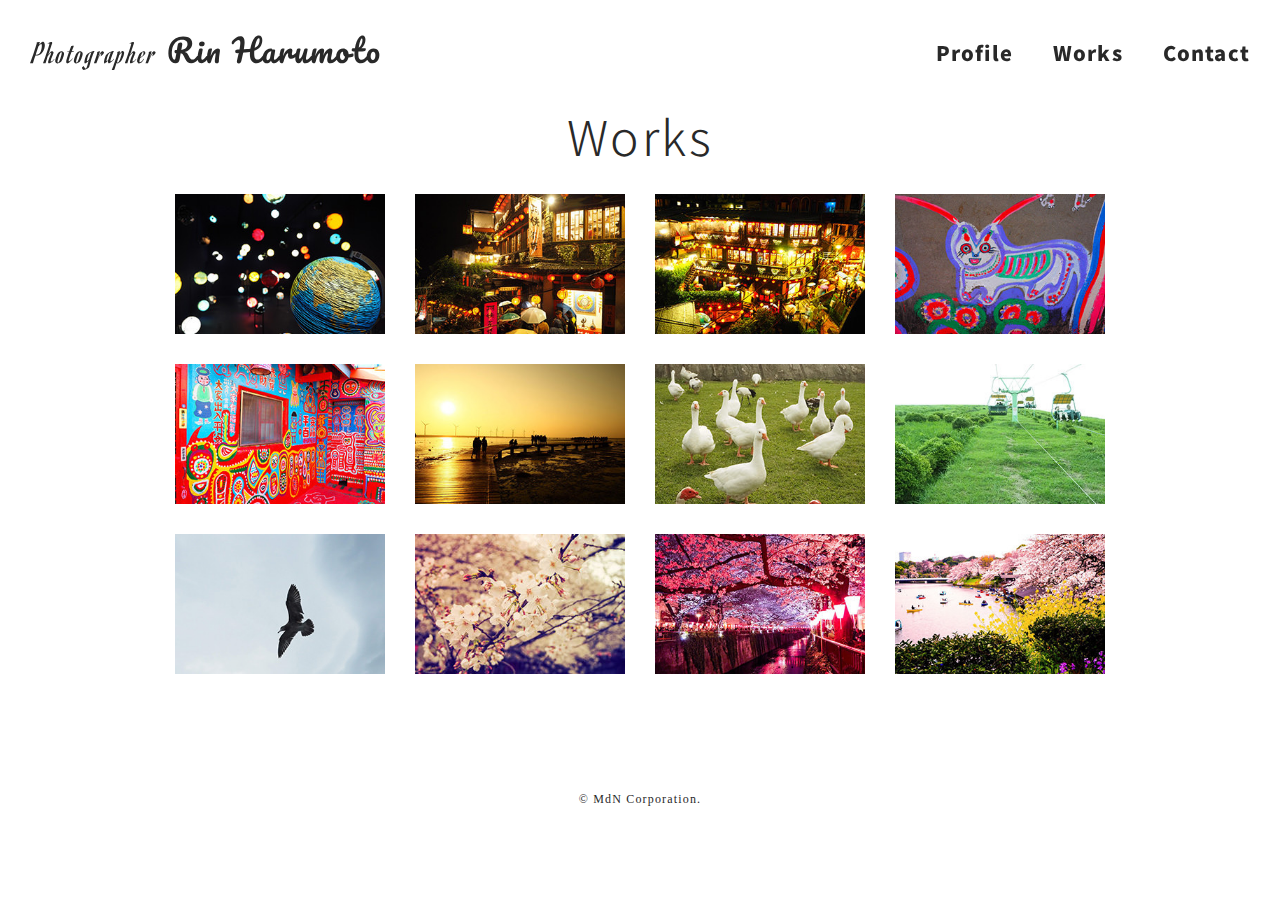
<file: works.html>
<!DOCTYPE html>
<html lang="ja">
<head>
  <meta charset="UTF-8">
  <meta name="viewport" content="width=device-width, initial-scale=1.0">
  <title>Photographer Rin Harumoto</title>
  <link href="https://fonts.googleapis.com/css?family=Noto+Sans+JP:300,900&display=swap" rel="stylesheet">
  <link href="https://fonts.googleapis.com/css?family=Romanesco&display=swap" rel="stylesheet">
  <link rel="stylesheet" href="css/style.css">
  <script src="https://code.jquery.com/jquery-3.4.1.min.js" integrity="sha256-CSXorXvZcTkaix6Yvo6HppcZGetbYMGWSFlBw8HfCJo=" crossorigin="anonymous"></script>
  <script src="js/script.js" defer></script>
  <link rel="stylesheet" href="css/modaal.min.css">
  <script src="js/modaal.min.js" defer></script>
</head>

<body class="works">
  <header class="header">
    <h1 class="header-logo">
      <a href="index.html">
      <!-- ロゴ画像：スマートフォン -->
      <svg class="sp" width="151" height="44" viewBox="0 0 151 44" fill="none" xmlns="http://www.w3.org/2000/svg"><path d="M6.59766 2.19531C6.82682 1.95182 7.07031 1.70475 7.32812 1.4541C7.58594 1.19629 7.83659 0.967122 8.08008 0.766602C8.33073 0.566081 8.56706 0.401367 8.78906 0.272461C9.01107 0.143555 9.19727 0.0791016 9.34766 0.0791016C9.52669 0.0791016 9.69499 0.150716 9.85254 0.293945C10.0173 0.430013 10.1605 0.61263 10.2822 0.841797C10.404 1.0638 10.4971 1.31803 10.5615 1.60449C10.6331 1.89095 10.6689 2.17741 10.6689 2.46387C10.6689 2.89355 10.6152 3.37337 10.5078 3.90332C10.4076 4.42611 10.2536 4.95605 10.0459 5.49316C9.83822 6.02311 9.57682 6.54232 9.26172 7.05078C8.94661 7.55208 8.57422 7.99967 8.14453 8.39355C7.71484 8.78743 7.22786 9.10254 6.68359 9.33887C6.13932 9.5752 5.53776 9.69336 4.87891 9.69336C4.62109 9.69336 4.37402 9.67188 4.1377 9.62891C3.9515 10.1732 3.77246 10.7067 3.60059 11.2295C3.43587 11.7451 3.27832 12.2357 3.12793 12.7012C2.9847 13.1595 2.84863 13.5856 2.71973 13.9795C2.59798 14.3662 2.49056 14.7064 2.39746 15C2.31152 15.0143 2.21842 15.0251 2.11816 15.0322C2.03223 15.0465 1.92839 15.0537 1.80664 15.0537C1.6849 15.0609 1.55241 15.0645 1.40918 15.0645C1.10124 15.0645 0.786133 15.043 0.463867 15L0.388672 14.8926C0.474609 14.735 0.603516 14.4307 0.775391 13.9795C0.947266 13.5212 1.15137 12.9733 1.3877 12.3359C1.61686 11.6914 1.86393 10.9824 2.12891 10.209C2.39388 9.43555 2.65885 8.65137 2.92383 7.85645C3.19596 7.05436 3.45736 6.27018 3.70801 5.50391C3.95866 4.73763 4.18424 4.03939 4.38477 3.40918C4.58529 2.77897 4.74642 2.24902 4.86816 1.81934C4.99707 1.38965 5.06868 1.11035 5.08301 0.981445C5.08301 0.924154 5.07227 0.874023 5.05078 0.831055C5.0293 0.780924 5.00065 0.745117 4.96484 0.723633V0.594727C5.1582 0.537435 5.33724 0.490885 5.50195 0.455078C5.66667 0.412109 5.83138 0.379883 5.99609 0.358398C6.16797 0.329753 6.35059 0.308268 6.54395 0.293945C6.7373 0.279622 6.95931 0.26888 7.20996 0.261719L7.25293 0.326172L6.59766 2.19531ZM4.35254 8.93066C4.55306 9.05957 4.80371 9.12402 5.10449 9.12402C5.49837 9.12402 5.85645 9.03092 6.17871 8.84473C6.50814 8.65853 6.80176 8.40788 7.05957 8.09277C7.31738 7.77767 7.53939 7.41602 7.72559 7.00781C7.91895 6.59245 8.0765 6.1556 8.19824 5.69727C8.32715 5.23893 8.42025 4.77702 8.47754 4.31152C8.54199 3.83887 8.57422 3.39128 8.57422 2.96875C8.57422 2.92578 8.57064 2.83268 8.56348 2.68945C8.55632 2.54622 8.53841 2.39941 8.50977 2.24902C8.48112 2.09147 8.43815 1.95182 8.38086 1.83008C8.32357 1.70833 8.24837 1.64746 8.15527 1.64746C8.02637 1.64746 7.8903 1.69401 7.74707 1.78711C7.60384 1.87305 7.44987 1.99121 7.28516 2.1416C7.1276 2.28483 6.95931 2.45312 6.78027 2.64648C6.6084 2.83268 6.42936 3.02604 6.24316 3.22656L4.35254 8.93066ZM13.8903 1.69043C13.8903 1.53288 13.8473 1.42546 13.7614 1.36816C13.6826 1.30371 13.5824 1.27507 13.4606 1.28223C13.3389 1.28939 13.2064 1.31803 13.0632 1.36816C12.9199 1.41113 12.7874 1.46126 12.6657 1.51855L12.5261 1.22852C13.2565 0.870443 13.8509 0.619792 14.3093 0.476562C14.7748 0.333333 15.097 0.261719 15.2761 0.261719C15.3262 0.261719 15.3835 0.283203 15.4479 0.326172C15.5195 0.361979 15.584 0.41569 15.6413 0.487305C15.6986 0.558919 15.7487 0.641276 15.7917 0.734375C15.8346 0.820312 15.8561 0.909831 15.8561 1.00293C15.8561 1.06022 15.7738 1.30013 15.6091 1.72266C15.4443 2.13802 15.2474 2.68587 15.0182 3.36621C14.832 3.94629 14.653 4.49414 14.4811 5.00977C14.3093 5.51823 14.1445 6.00879 13.987 6.48145C13.8294 6.94694 13.6755 7.39811 13.5251 7.83496C13.3747 8.26465 13.2243 8.69434 13.0739 9.12402C13.2959 8.83757 13.5287 8.54753 13.7721 8.25391C14.0156 7.95312 14.2484 7.68457 14.4704 7.44824C14.6924 7.21191 14.8965 7.01855 15.0827 6.86816C15.2761 6.71777 15.4372 6.64258 15.5661 6.64258C15.6162 6.64258 15.7022 6.66764 15.8239 6.71777C15.9528 6.76074 16.0853 6.83236 16.2214 6.93262C16.3574 7.02572 16.4756 7.14746 16.5759 7.29785C16.6833 7.44108 16.7406 7.61654 16.7477 7.82422C16.7477 7.89583 16.6976 8.06055 16.5973 8.31836C16.4971 8.57617 16.3718 8.88411 16.2214 9.24219C16.0781 9.60026 15.9206 9.99056 15.7487 10.4131C15.5768 10.8356 15.4157 11.251 15.2653 11.6592C15.1221 12.0674 15.0003 12.4469 14.9001 12.7979C14.7998 13.1488 14.7497 13.4352 14.7497 13.6572C14.7497 13.7432 14.7568 13.8076 14.7712 13.8506C14.7927 13.8864 14.8356 13.9043 14.9001 13.9043C14.9789 13.8971 15.097 13.8577 15.2546 13.7861C15.4121 13.7074 15.5947 13.5928 15.8024 13.4424C16.0101 13.292 16.2321 13.1094 16.4684 12.8945C16.7119 12.6725 16.9518 12.4147 17.1882 12.1211L17.4352 12.3359C17.1345 12.7155 16.7943 13.0771 16.4147 13.4209C16.0423 13.7575 15.6735 14.0547 15.3083 14.3125C14.943 14.5703 14.5993 14.7744 14.277 14.9248C13.9548 15.0752 13.6934 15.1504 13.4929 15.1504C13.457 15.1504 13.4105 15.1361 13.3532 15.1074C13.2959 15.0788 13.2386 15.0322 13.1813 14.9678C13.124 14.9033 13.0739 14.8138 13.0309 14.6992C12.988 14.5846 12.9665 14.4414 12.9665 14.2695C12.9665 14.1836 12.9772 14.0762 12.9987 13.9473C13.0202 13.8112 13.0453 13.6751 13.0739 13.5391C13.1026 13.3958 13.1312 13.2669 13.1598 13.1523C13.1957 13.0306 13.2207 12.9411 13.235 12.8838C13.2995 12.6331 13.389 12.3538 13.5036 12.0459C13.6253 11.7308 13.7542 11.4049 13.8903 11.0684C14.0264 10.7318 14.166 10.3988 14.3093 10.0693C14.4525 9.73275 14.5814 9.42122 14.696 9.13477C14.8106 8.84115 14.9037 8.58691 14.9753 8.37207C15.0469 8.15007 15.0827 7.98177 15.0827 7.86719C15.0827 7.76693 15.054 7.7168 14.9968 7.7168C14.9466 7.7168 14.8714 7.75977 14.7712 7.8457C14.6709 7.92448 14.5527 8.0319 14.4167 8.16797C14.2878 8.30404 14.1481 8.45801 13.9977 8.62988C13.8473 8.7946 13.697 8.96647 13.5466 9.14551C13.3962 9.31738 13.2529 9.48568 13.1169 9.65039C12.988 9.80794 12.8734 9.94759 12.7731 10.0693C12.5225 10.807 12.2647 11.5732 11.9997 12.3682C11.7419 13.1559 11.4697 14.0332 11.1833 15C11.1045 15.0143 11.0186 15.0251 10.9255 15.0322C10.7608 15.0537 10.5459 15.0645 10.2809 15.0645C10.1592 15.0645 10.0303 15.0573 9.89422 15.043C9.75815 15.0358 9.62566 15.0215 9.49676 15L9.42156 14.8926C9.45737 14.821 9.55047 14.5882 9.70086 14.1943C9.85125 13.7933 10.0374 13.2884 10.2595 12.6797C10.4743 12.071 10.7142 11.387 10.9792 10.6279C11.237 9.86882 11.502 9.09538 11.7741 8.30762C12.0462 7.51986 12.3076 6.74642 12.5583 5.9873C12.8161 5.22819 13.0417 4.54427 13.235 3.93555C13.4356 3.31966 13.5931 2.8112 13.7077 2.41016C13.8294 2.00911 13.8903 1.76921 13.8903 1.69043ZM19.056 9.41406C19.2279 8.9987 19.4392 8.6263 19.6898 8.29688C19.9405 7.96029 20.2162 7.67741 20.517 7.44824C20.8177 7.21191 21.1364 7.03288 21.473 6.91113C21.8096 6.78939 22.1498 6.72852 22.4935 6.72852C22.6439 6.72852 22.8086 6.77148 22.9877 6.85742C23.1739 6.9362 23.3457 7.0472 23.5033 7.19043C23.6608 7.33366 23.7897 7.50911 23.89 7.7168C23.9974 7.91732 24.0511 8.13932 24.0511 8.38281C24.0511 8.59049 24.0261 8.8304 23.9759 9.10254C23.9258 9.36751 23.8614 9.64323 23.7826 9.92969C23.7038 10.209 23.6179 10.4883 23.5248 10.7676C23.4317 11.0469 23.3421 11.3047 23.2562 11.541C23.1703 11.7702 23.0915 11.9671 23.0199 12.1318C22.9554 12.2965 22.9089 12.4076 22.8802 12.4648C22.7084 12.8874 22.4971 13.2633 22.2464 13.5928C21.9958 13.9222 21.7201 14.2051 21.4193 14.4414C21.1185 14.6706 20.7998 14.846 20.4632 14.9678C20.1338 15.0895 19.7972 15.1504 19.4535 15.1504C19.3031 15.1504 19.1384 15.111 18.9593 15.0322C18.7731 14.9535 18.6013 14.8424 18.4437 14.6992C18.2862 14.5488 18.1573 14.3734 18.057 14.1729C17.9496 13.9723 17.8959 13.7503 17.8959 13.5068C17.8959 13.292 17.9209 13.0521 17.9711 12.7871C18.0212 12.515 18.0856 12.2393 18.1644 11.96C18.2432 11.6735 18.3291 11.3906 18.4222 11.1113C18.5153 10.832 18.6048 10.5778 18.6908 10.3486C18.7767 10.1195 18.8519 9.92253 18.9164 9.75781C18.9808 9.58594 19.0274 9.47135 19.056 9.41406ZM22.0316 7.31934C21.8669 7.31934 21.6879 7.46615 21.4945 7.75977C21.3083 8.04622 21.1185 8.41504 20.9252 8.86621C20.739 9.31738 20.5563 9.81152 20.3773 10.3486C20.2054 10.8786 20.0515 11.3906 19.9154 11.8848C19.7865 12.3789 19.6791 12.8158 19.5931 13.1953C19.5143 13.5677 19.475 13.8184 19.475 13.9473C19.475 14.1549 19.5143 14.3053 19.5931 14.3984C19.6719 14.4915 19.7793 14.5381 19.9154 14.5381C20.0371 14.5381 20.166 14.4557 20.3021 14.291C20.4382 14.1191 20.5778 13.8936 20.7211 13.6143C20.8643 13.335 21.0039 13.0127 21.14 12.6475C21.2832 12.2822 21.4193 11.9062 21.5482 11.5195C21.6771 11.1257 21.7953 10.7354 21.9027 10.3486C22.0173 9.96191 22.114 9.60384 22.1927 9.27441C22.2787 8.94499 22.3431 8.66211 22.3861 8.42578C22.4362 8.18229 22.4613 8.014 22.4613 7.9209C22.4613 7.71322 22.4219 7.56283 22.3431 7.46973C22.2643 7.36947 22.1605 7.31934 22.0316 7.31934ZM30.8819 2.94727C30.7959 3.14779 30.6957 3.3877 30.5811 3.66699C30.4737 3.94629 30.3555 4.25065 30.2266 4.58008C30.0977 4.90951 29.9616 5.26042 29.8184 5.63281C29.6823 6.00521 29.5391 6.38477 29.3887 6.77148L30.8819 6.72852L30.6885 7.2334L29.2061 7.25488C28.9626 7.90658 28.7263 8.55827 28.4971 9.20996C28.2679 9.85449 28.0603 10.4561 27.8741 11.0146C27.695 11.5732 27.5482 12.0638 27.4336 12.4863C27.3262 12.9089 27.2725 13.2204 27.2725 13.4209C27.2725 13.5426 27.2868 13.6286 27.3155 13.6787C27.3441 13.7217 27.405 13.7432 27.4981 13.7432C27.5554 13.7432 27.6735 13.693 27.8526 13.5928C28.0388 13.4854 28.25 13.335 28.4864 13.1416C28.7299 12.9482 28.9805 12.7155 29.2383 12.4434C29.5033 12.1712 29.7504 11.8704 29.9795 11.541L30.2159 11.7666C29.9652 12.1318 29.6608 12.515 29.3028 12.916C28.9519 13.3099 28.5902 13.6751 28.2178 14.0117C27.8454 14.3411 27.4802 14.6133 27.1221 14.8281C26.7712 15.043 26.4704 15.1504 26.2198 15.1504C26.184 15.1504 26.1159 15.1325 26.0157 15.0967C25.9154 15.068 25.8366 15.0215 25.7793 14.957C25.7364 14.8997 25.6898 14.778 25.6397 14.5918C25.5824 14.4056 25.5538 14.1621 25.5538 13.8613C25.5538 13.6536 25.611 13.3206 25.7256 12.8623C25.833 12.404 25.9799 11.874 26.1661 11.2725C26.3451 10.6709 26.5492 10.0264 26.7784 9.33887C27.0147 8.64421 27.2546 7.95671 27.4981 7.27637L26.2627 7.29785L26.4346 6.83594L27.6485 6.81445L28.9913 3.18359C29.1273 3.13346 29.2992 3.09049 29.5069 3.05469C29.7146 3.01888 29.9187 2.98665 30.1192 2.95801C30.3555 2.92936 30.5954 2.9043 30.8389 2.88281C30.8389 2.89714 30.8461 2.90788 30.8604 2.91504C30.8747 2.9222 30.8819 2.93294 30.8819 2.94727ZM32.03 9.41406C32.2019 8.9987 32.4131 8.6263 32.6638 8.29688C32.9144 7.96029 33.1902 7.67741 33.4909 7.44824C33.7917 7.21191 34.1104 7.03288 34.447 6.91113C34.7836 6.78939 35.1238 6.72852 35.4675 6.72852C35.6179 6.72852 35.7826 6.77148 35.9616 6.85742C36.1478 6.9362 36.3197 7.0472 36.4773 7.19043C36.6348 7.33366 36.7637 7.50911 36.864 7.7168C36.9714 7.91732 37.0251 8.13932 37.0251 8.38281C37.0251 8.59049 37.0001 8.8304 36.9499 9.10254C36.8998 9.36751 36.8353 9.64323 36.7566 9.92969C36.6778 10.209 36.5918 10.4883 36.4988 10.7676C36.4057 11.0469 36.3161 11.3047 36.2302 11.541C36.1443 11.7702 36.0655 11.9671 35.9939 12.1318C35.9294 12.2965 35.8829 12.4076 35.8542 12.4648C35.6823 12.8874 35.4711 13.2633 35.2204 13.5928C34.9698 13.9222 34.6941 14.2051 34.3933 14.4414C34.0925 14.6706 33.7738 14.846 33.4372 14.9678C33.1078 15.0895 32.7712 15.1504 32.4275 15.1504C32.2771 15.1504 32.1124 15.111 31.9333 15.0322C31.7471 14.9535 31.5752 14.8424 31.4177 14.6992C31.2601 14.5488 31.1312 14.3734 31.031 14.1729C30.9236 13.9723 30.8698 13.7503 30.8698 13.5068C30.8698 13.292 30.8949 13.0521 30.945 12.7871C30.9952 12.515 31.0596 12.2393 31.1384 11.96C31.2172 11.6735 31.3031 11.3906 31.3962 11.1113C31.4893 10.832 31.5788 10.5778 31.6648 10.3486C31.7507 10.1195 31.8259 9.92253 31.8904 9.75781C31.9548 9.58594 32.0014 9.47135 32.03 9.41406ZM35.0056 7.31934C34.8409 7.31934 34.6618 7.46615 34.4685 7.75977C34.2823 8.04622 34.0925 8.41504 33.8991 8.86621C33.7129 9.31738 33.5303 9.81152 33.3513 10.3486C33.1794 10.8786 33.0254 11.3906 32.8894 11.8848C32.7605 12.3789 32.653 12.8158 32.5671 13.1953C32.4883 13.5677 32.4489 13.8184 32.4489 13.9473C32.4489 14.1549 32.4883 14.3053 32.5671 14.3984C32.6459 14.4915 32.7533 14.5381 32.8894 14.5381C33.0111 14.5381 33.14 14.4557 33.2761 14.291C33.4122 14.1191 33.5518 13.8936 33.695 13.6143C33.8383 13.335 33.9779 13.0127 34.114 12.6475C34.2572 12.2822 34.3933 11.9062 34.5222 11.5195C34.6511 11.1257 34.7693 10.7354 34.8767 10.3486C34.9913 9.96191 35.0879 9.60384 35.1667 9.27441C35.2527 8.94499 35.3171 8.66211 35.3601 8.42578C35.4102 8.18229 35.4353 8.014 35.4353 7.9209C35.4353 7.71322 35.3959 7.56283 35.3171 7.46973C35.2383 7.36947 35.1345 7.31934 35.0056 7.31934ZM42.9965 12.3789C42.8819 12.7585 42.7637 13.1631 42.642 13.5928C42.5274 14.0153 42.4128 14.4414 42.2982 14.8711C42.1837 15.3008 42.0727 15.7197 41.9652 16.1279C41.8578 16.5433 41.754 16.9229 41.6537 17.2666C41.5821 17.5173 41.446 17.7536 41.2455 17.9756C41.0521 18.1976 40.823 18.3981 40.558 18.5771C40.3002 18.7633 40.0245 18.9281 39.7309 19.0713C39.4372 19.2217 39.1651 19.3434 38.9145 19.4365C38.6638 19.5368 38.449 19.612 38.2699 19.6621C38.0909 19.7194 37.9799 19.748 37.9369 19.748C37.8725 19.748 37.7865 19.7409 37.6791 19.7266C37.5645 19.7122 37.475 19.6836 37.4105 19.6406C37.3318 19.5977 37.2458 19.5153 37.1527 19.3936C37.0525 19.279 36.9594 19.1429 36.8734 18.9854C36.7803 18.8278 36.698 18.6595 36.6264 18.4805C36.5476 18.3086 36.4939 18.1475 36.4652 17.9971L37.765 16.9121C37.9011 17.2559 38.0479 17.5602 38.2055 17.8252C38.2699 17.9398 38.3415 18.0508 38.4203 18.1582C38.4991 18.2728 38.5814 18.373 38.6674 18.459C38.7533 18.5449 38.8428 18.613 38.9359 18.6631C39.029 18.7132 39.1221 18.7383 39.2152 18.7383C39.2868 18.7383 39.3513 18.7096 39.4086 18.6523C39.473 18.5951 39.5303 18.5199 39.5805 18.4268C39.6378 18.3408 39.6915 18.237 39.7416 18.1152C39.7917 18.0007 39.8419 17.8789 39.892 17.75C39.9493 17.5853 40.0137 17.3848 40.0854 17.1484C40.1641 16.9193 40.2429 16.6686 40.3217 16.3965C40.4076 16.1315 40.49 15.8558 40.5687 15.5693C40.6547 15.2829 40.737 15 40.8158 14.7207C40.8946 14.4414 40.9662 14.1764 41.0307 13.9258C41.1023 13.668 41.1631 13.4388 41.2133 13.2383C40.9626 13.5462 40.7012 13.8219 40.4291 14.0654C40.157 14.3018 39.8992 14.5023 39.6557 14.667C39.4122 14.8245 39.1973 14.9427 39.0111 15.0215C38.8178 15.1074 38.6781 15.1504 38.5922 15.1504C38.5349 15.1504 38.4883 15.1289 38.4525 15.0859C38.4096 15.043 38.3738 14.9857 38.3451 14.9141C38.3093 14.8424 38.2842 14.7673 38.2699 14.6885C38.2484 14.6097 38.2341 14.5309 38.227 14.4521C38.2055 14.2015 38.2162 13.9294 38.2592 13.6357C38.295 13.335 38.3487 13.0306 38.4203 12.7227C38.4919 12.4147 38.5743 12.1139 38.6674 11.8203C38.7533 11.5195 38.8393 11.2474 38.9252 11.0039C39.0111 10.7533 39.0863 10.542 39.1508 10.3701C39.2152 10.1982 39.2582 10.0837 39.2797 10.0264C39.3083 9.94043 39.3549 9.84017 39.4193 9.72559C39.4909 9.60384 39.5697 9.48568 39.6557 9.37109C39.7416 9.24935 39.8275 9.13477 39.9135 9.02734C40.0066 8.91276 40.0961 8.8125 40.182 8.72656C40.3396 8.57617 40.5473 8.41504 40.8051 8.24316C41.0701 8.07129 41.3565 7.90299 41.6645 7.73828C41.9724 7.57357 42.2875 7.41243 42.6098 7.25488C42.9392 7.09733 43.2507 6.96126 43.5443 6.84668C43.838 6.7321 44.0993 6.639 44.3285 6.56738C44.5577 6.49577 44.7296 6.45996 44.8441 6.45996C44.9444 6.45996 45.0303 6.46354 45.102 6.4707C45.1807 6.47786 45.2416 6.48861 45.2846 6.50293L45.3061 6.55664C45.1986 6.69271 45.0697 6.91829 44.9193 7.2334C44.7761 7.5485 44.6257 7.90658 44.4682 8.30762C44.3106 8.7015 44.1495 9.11686 43.9848 9.55371C43.8272 9.99056 43.6804 10.4023 43.5443 10.7891C43.4083 11.1758 43.2901 11.5124 43.1898 11.7988C43.0896 12.0853 43.0251 12.2786 42.9965 12.3789ZM40.0316 13.5928C40.0889 13.5928 40.1713 13.5605 40.2787 13.4961C40.3933 13.4316 40.515 13.3493 40.6439 13.249C40.7729 13.1488 40.9053 13.0342 41.0414 12.9053C41.1775 12.7692 41.3028 12.6331 41.4174 12.4971C41.489 12.2464 41.5678 11.9707 41.6537 11.6699C41.7468 11.3691 41.8435 11.0612 41.9437 10.7461C42.044 10.431 42.1479 10.1159 42.2553 9.80078C42.3627 9.48568 42.4665 9.18848 42.5668 8.90918C42.6671 8.62272 42.7637 8.36491 42.8568 8.13574C42.9499 7.89941 43.0323 7.70247 43.1039 7.54492C43.0466 7.55924 42.9714 7.58073 42.8783 7.60938C42.7924 7.63086 42.6921 7.66309 42.5775 7.70605C42.4701 7.74186 42.3555 7.79199 42.2338 7.85645C42.112 7.91374 41.9939 7.98535 41.8793 8.07129C41.6859 8.22168 41.5033 8.44727 41.3314 8.74805C41.1596 9.04883 41.002 9.389 40.8588 9.76855C40.7156 10.141 40.5831 10.5277 40.4613 10.9287C40.3467 11.3298 40.2465 11.7021 40.1605 12.0459C40.0818 12.3896 40.0209 12.6833 39.9779 12.9268C39.935 13.1702 39.9135 13.3171 39.9135 13.3672C39.9135 13.4245 39.9171 13.4782 39.9242 13.5283C39.9385 13.5713 39.9743 13.5928 40.0316 13.5928ZM46.5723 15C46.4936 15.0143 46.4076 15.0251 46.3145 15.0322C46.1498 15.0537 45.935 15.0645 45.67 15.0645C45.5483 15.0645 45.4194 15.0573 45.2833 15.043C45.1472 15.0358 45.0111 15.0215 44.8751 15L44.8106 14.8926C44.8464 14.821 44.9109 14.6742 45.004 14.4521C45.0899 14.2301 45.1938 13.9616 45.3155 13.6465C45.4301 13.3314 45.5554 12.9805 45.6915 12.5938C45.8276 12.207 45.9672 11.8132 46.1104 11.4121C46.2465 11.0111 46.379 10.6172 46.5079 10.2305C46.6296 9.84375 46.7406 9.48926 46.8409 9.16699C46.9412 8.84473 47.0199 8.57259 47.0772 8.35059C47.1345 8.12142 47.1632 7.96745 47.1632 7.88867C47.1632 7.8099 47.156 7.74902 47.1417 7.70605C47.1274 7.66309 47.113 7.6237 47.0987 7.58789C47.0772 7.55924 47.0557 7.5306 47.0343 7.50195V7.34082C47.199 7.24056 47.3888 7.15104 47.6036 7.07227C47.8256 6.99349 48.0404 6.92904 48.2481 6.87891C48.4845 6.82161 48.7315 6.77148 48.9893 6.72852L49.043 6.79297C49.043 6.85742 49.0251 6.95768 48.9893 7.09375C48.9607 7.22982 48.9213 7.38379 48.8712 7.55566C48.821 7.72038 48.7673 7.89225 48.71 8.07129C48.6527 8.25033 48.5955 8.41862 48.5382 8.57617C48.488 8.73372 48.4415 8.86979 48.3985 8.98438C48.3627 9.09896 48.3412 9.17415 48.3341 9.20996C48.1765 9.63249 48.0225 10.0765 47.8722 10.542C47.7218 11.0075 47.5749 11.473 47.4317 11.9385C47.5964 11.5303 47.7683 11.1185 47.9473 10.7031C48.1335 10.2806 48.3197 9.87598 48.5059 9.48926C48.6921 9.09538 48.8819 8.72656 49.0753 8.38281C49.2758 8.0319 49.4692 7.73112 49.6554 7.48047C49.8416 7.22266 50.0242 7.01855 50.2032 6.86816C50.3894 6.71777 50.5649 6.64258 50.7296 6.64258C50.7797 6.64258 50.8549 6.66406 50.9552 6.70703C51.0554 6.74284 51.1593 6.79655 51.2667 6.86816C51.3741 6.93978 51.4779 7.0293 51.5782 7.13672C51.6856 7.23698 51.7716 7.35156 51.836 7.48047C51.8647 7.52344 51.8396 7.64518 51.7608 7.8457C51.682 8.03906 51.5531 8.27181 51.3741 8.54395C51.1951 8.80892 50.9695 9.0918 50.6973 9.39258C50.4252 9.6862 50.1065 9.95833 49.7413 10.209L49.4727 10.0693C49.5873 9.83301 49.6768 9.63249 49.7413 9.46777C49.8129 9.2959 49.8666 9.14909 49.9024 9.02734C49.9382 8.89844 49.9597 8.78743 49.9669 8.69434C49.9812 8.60124 49.9884 8.51172 49.9884 8.42578C49.9884 8.31836 49.9561 8.26465 49.8917 8.26465C49.7914 8.26465 49.6625 8.36491 49.505 8.56543C49.3546 8.75879 49.1863 9.02376 49.0001 9.36035C48.821 9.69694 48.6277 10.0908 48.42 10.542C48.2195 10.986 48.0118 11.4587 47.797 11.96C47.5893 12.4541 47.378 12.9626 47.1632 13.4854C46.9555 14.0081 46.7585 14.513 46.5723 15ZM58.9675 12.1641C58.6524 12.5436 58.3123 12.9124 57.947 13.2705C57.589 13.6214 57.2345 13.9329 56.8836 14.2051C56.5398 14.4772 56.2175 14.6956 55.9168 14.8604C55.616 15.0251 55.3653 15.1074 55.1648 15.1074C55.1218 15.1074 55.0681 15.0859 55.0037 15.043C54.9392 15.0072 54.8963 14.9714 54.8748 14.9355C54.796 14.7923 54.7387 14.6133 54.7029 14.3984C54.6742 14.1764 54.6599 13.9723 54.6599 13.7861C54.6599 13.7288 54.6671 13.6501 54.6814 13.5498C54.7029 13.4424 54.7244 13.3314 54.7459 13.2168C54.5095 13.4674 54.2625 13.7109 54.0047 13.9473C53.754 14.1764 53.5105 14.3805 53.2742 14.5596C53.045 14.7386 52.8409 14.8818 52.6619 14.9893C52.4757 15.0967 52.3396 15.1504 52.2537 15.1504C52.1964 15.1504 52.1498 15.1289 52.114 15.0859C52.0711 15.043 52.0352 14.9857 52.0066 14.9141C51.9708 14.8424 51.9457 14.7673 51.9314 14.6885C51.9099 14.6097 51.8956 14.5309 51.8884 14.4521C51.867 14.2015 51.8777 13.9294 51.9207 13.6357C51.9565 13.335 52.0102 13.0306 52.0818 12.7227C52.1534 12.4147 52.2358 12.1139 52.3289 11.8203C52.4148 11.5195 52.5007 11.2474 52.5867 11.0039C52.6726 10.7533 52.7478 10.542 52.8123 10.3701C52.8767 10.1982 52.9197 10.0837 52.9412 10.0264C52.9698 9.94043 53.0164 9.84017 53.0808 9.72559C53.1524 9.60384 53.2312 9.48568 53.3172 9.37109C53.4031 9.24935 53.489 9.13477 53.575 9.02734C53.6681 8.91276 53.7576 8.8125 53.8435 8.72656C54.0011 8.57617 54.2052 8.41504 54.4558 8.24316C54.7065 8.07129 54.9786 7.90299 55.2722 7.73828C55.573 7.57357 55.881 7.41243 56.1961 7.25488C56.5112 7.09733 56.8084 6.96126 57.0877 6.84668C57.3741 6.7321 57.6283 6.639 57.8504 6.56738C58.0724 6.49577 58.2407 6.45996 58.3552 6.45996C58.4555 6.45996 58.5414 6.46354 58.613 6.4707C58.6918 6.47786 58.7527 6.48861 58.7957 6.50293L58.8172 6.55664C58.7384 6.6569 58.6417 6.82878 58.5271 7.07227C58.4125 7.31576 58.2872 7.59863 58.1511 7.9209C58.0151 8.24316 57.8754 8.59766 57.7322 8.98438C57.589 9.37109 57.4457 9.76139 57.3025 10.1553C57.1664 10.5492 57.0375 10.9359 56.9158 11.3154C56.794 11.6878 56.683 12.028 56.5828 12.3359C56.4897 12.6439 56.4145 12.9053 56.3572 13.1201C56.3071 13.3278 56.282 13.4639 56.282 13.5283C56.282 13.6572 56.3357 13.7217 56.4431 13.7217C56.5147 13.7145 56.6293 13.6751 56.7869 13.6035C56.9444 13.5247 57.127 13.4102 57.3347 13.2598C57.5424 13.1094 57.7644 12.9268 58.0007 12.7119C58.2442 12.4899 58.4877 12.2321 58.7312 11.9385L58.9675 12.1641ZM53.6931 13.5928C53.7504 13.5928 53.8256 13.5605 53.9187 13.4961C54.0118 13.4316 54.1121 13.3493 54.2195 13.249C54.3269 13.1488 54.4415 13.0342 54.5632 12.9053C54.685 12.7692 54.8032 12.6331 54.9177 12.4971C54.9894 12.2464 55.0681 11.9707 55.1541 11.6699C55.2472 11.3691 55.3438 11.0612 55.4441 10.7461C55.5444 10.431 55.6482 10.1159 55.7556 9.80078C55.863 9.48568 55.9669 9.18848 56.0672 8.90918C56.1746 8.62272 56.2748 8.36491 56.3679 8.13574C56.461 7.89941 56.5434 7.70247 56.615 7.54492C56.5004 7.58073 56.35 7.63444 56.1638 7.70605C55.9776 7.77051 55.7699 7.89225 55.5408 8.07129C55.3474 8.22168 55.1648 8.44727 54.9929 8.74805C54.8211 9.04883 54.6635 9.389 54.5203 9.76855C54.377 10.141 54.2446 10.5277 54.1228 10.9287C54.0082 11.3298 53.908 11.7021 53.822 12.0459C53.7433 12.3896 53.6824 12.6833 53.6394 12.9268C53.5964 13.1702 53.575 13.3171 53.575 13.3672C53.575 13.4245 53.5785 13.4782 53.5857 13.5283C53.6 13.5713 53.6358 13.5928 53.6931 13.5928ZM59.0844 19.6406C58.9555 19.6979 58.8123 19.7373 58.6547 19.7588C58.49 19.7874 58.3253 19.8053 58.1606 19.8125C57.9959 19.8268 57.8419 19.8304 57.6987 19.8232C57.5483 19.8232 57.423 19.8232 57.3227 19.8232L57.2582 19.7051C57.3728 19.4759 57.5268 19.1143 57.7202 18.6201C57.9064 18.1331 58.1212 17.5566 58.3647 16.8906C58.601 16.2318 58.8552 15.512 59.1274 14.7314C59.3924 13.9508 59.6645 13.1523 59.9438 12.3359C60.0799 11.9206 60.2231 11.4837 60.3735 11.0254C60.5239 10.5671 60.6599 10.1338 60.7817 9.72559C60.9034 9.31738 61.0037 8.95931 61.0825 8.65137C61.1684 8.33626 61.2114 8.12142 61.2114 8.00684C61.2114 7.92806 61.2006 7.86003 61.1791 7.80273C61.1648 7.73828 61.1469 7.68457 61.1254 7.6416C61.0968 7.59147 61.0681 7.54492 61.0395 7.50195V7.34082C61.197 7.24056 61.3868 7.15104 61.6088 7.07227C61.8308 6.99349 62.0457 6.92904 62.2534 6.87891C62.4897 6.82161 62.7368 6.77148 62.9946 6.72852L63.0375 6.79297C63.0375 6.86458 63.0268 6.96842 63.0053 7.10449C62.9838 7.2334 62.9552 7.38021 62.9194 7.54492C62.8907 7.70964 62.8549 7.88151 62.812 8.06055C62.7761 8.23242 62.7368 8.39714 62.6938 8.55469C62.9015 8.26823 63.0984 7.99967 63.2846 7.74902C63.4708 7.49121 63.6498 7.26921 63.8217 7.08301C63.9936 6.88965 64.1547 6.73926 64.3051 6.63184C64.4627 6.51725 64.6131 6.45996 64.7563 6.45996C64.8494 6.45996 64.9604 6.49935 65.0893 6.57812C65.2182 6.64974 65.3399 6.74642 65.4545 6.86816C65.5763 6.98275 65.6765 7.11523 65.7553 7.26562C65.8413 7.40885 65.8842 7.55208 65.8842 7.69531C65.8842 7.94596 65.8556 8.22168 65.7983 8.52246C65.7482 8.81608 65.6801 9.11328 65.5942 9.41406C65.5082 9.70768 65.4151 9.99772 65.3149 10.2842C65.2146 10.5706 65.1179 10.832 65.0248 11.0684C64.9317 11.2975 64.8458 11.4945 64.767 11.6592C64.6954 11.8239 64.6489 11.9313 64.6274 11.9814C64.4197 12.4541 64.1726 12.8838 63.8862 13.2705C63.6069 13.6572 63.3168 13.9902 63.0161 14.2695C62.7153 14.5488 62.4181 14.7673 62.1245 14.9248C61.838 15.0752 61.5873 15.1504 61.3725 15.1504C61.1505 15.1504 60.9858 15.1253 60.8784 15.0752C60.7709 15.0251 60.6778 14.9714 60.5991 14.9141C60.4916 15.2363 60.3842 15.5622 60.2768 15.8916C60.1622 16.221 60.0441 16.5684 59.9223 16.9336C59.8006 17.306 59.6717 17.7106 59.5356 18.1475C59.3995 18.5915 59.2491 19.0892 59.0844 19.6406ZM64.0795 7.58789C64.0079 7.58789 63.9148 7.64876 63.8002 7.77051C63.6928 7.88509 63.5675 8.03906 63.4243 8.23242C63.281 8.41862 63.1235 8.62988 62.9516 8.86621C62.7869 9.10254 62.6114 9.33529 62.4252 9.56445C62.3321 9.86523 62.214 10.2305 62.0707 10.6602C61.9347 11.0827 61.7914 11.5195 61.6411 11.9707C61.4978 12.4147 61.3582 12.848 61.2221 13.2705C61.086 13.6859 60.975 14.0368 60.8891 14.3232C60.9536 14.402 61.0359 14.4701 61.1362 14.5273C61.2364 14.5775 61.3439 14.6025 61.4584 14.6025C61.6375 14.6025 61.8273 14.4665 62.0278 14.1943C62.2355 13.915 62.4396 13.5605 62.6401 13.1309C62.8478 12.7012 63.0447 12.2285 63.2309 11.7129C63.4243 11.1901 63.5926 10.6852 63.7358 10.1982C63.879 9.71126 63.9936 9.27441 64.0795 8.8877C64.1655 8.49382 64.2084 8.20736 64.2084 8.02832C64.2084 7.99967 64.2049 7.96387 64.1977 7.9209C64.1977 7.87077 64.1905 7.82064 64.1762 7.77051C64.1691 7.72038 64.1583 7.67741 64.144 7.6416C64.1297 7.60579 64.1082 7.58789 64.0795 7.58789ZM70.8351 1.69043C70.8351 1.53288 70.7921 1.42546 70.7062 1.36816C70.6274 1.30371 70.5271 1.27507 70.4054 1.28223C70.2836 1.28939 70.1512 1.31803 70.0079 1.36816C69.8647 1.41113 69.7322 1.46126 69.6105 1.51855L69.4708 1.22852C70.2013 0.870443 70.7957 0.619792 71.254 0.476562C71.7195 0.333333 72.0418 0.261719 72.2208 0.261719C72.2709 0.261719 72.3282 0.283203 72.3927 0.326172C72.4643 0.361979 72.5288 0.41569 72.5861 0.487305C72.6433 0.558919 72.6935 0.641276 72.7364 0.734375C72.7794 0.820312 72.8009 0.909831 72.8009 1.00293C72.8009 1.06022 72.7185 1.30013 72.5538 1.72266C72.3891 2.13802 72.1922 2.68587 71.963 3.36621C71.7768 3.94629 71.5978 4.49414 71.4259 5.00977C71.254 5.51823 71.0893 6.00879 70.9318 6.48145C70.7742 6.94694 70.6202 7.39811 70.4698 7.83496C70.3195 8.26465 70.1691 8.69434 70.0187 9.12402C70.2407 8.83757 70.4734 8.54753 70.7169 8.25391C70.9604 7.95312 71.1931 7.68457 71.4152 7.44824C71.6372 7.21191 71.8413 7.01855 72.0275 6.86816C72.2208 6.71777 72.382 6.64258 72.5109 6.64258C72.561 6.64258 72.6469 6.66764 72.7687 6.71777C72.8976 6.76074 73.0301 6.83236 73.1661 6.93262C73.3022 7.02572 73.4204 7.14746 73.5206 7.29785C73.628 7.44108 73.6853 7.61654 73.6925 7.82422C73.6925 7.89583 73.6424 8.06055 73.5421 8.31836C73.4418 8.57617 73.3165 8.88411 73.1661 9.24219C73.0229 9.60026 72.8653 9.99056 72.6935 10.4131C72.5216 10.8356 72.3605 11.251 72.2101 11.6592C72.0668 12.0674 71.9451 12.4469 71.8448 12.7979C71.7446 13.1488 71.6945 13.4352 71.6945 13.6572C71.6945 13.7432 71.7016 13.8076 71.7159 13.8506C71.7374 13.8864 71.7804 13.9043 71.8448 13.9043C71.9236 13.8971 72.0418 13.8577 72.1993 13.7861C72.3569 13.7074 72.5395 13.5928 72.7472 13.4424C72.9549 13.292 73.1769 13.1094 73.4132 12.8945C73.6567 12.6725 73.8966 12.4147 74.1329 12.1211L74.38 12.3359C74.0792 12.7155 73.739 13.0771 73.3595 13.4209C72.9871 13.7575 72.6183 14.0547 72.253 14.3125C71.8878 14.5703 71.5441 14.7744 71.2218 14.9248C70.8995 15.0752 70.6381 15.1504 70.4376 15.1504C70.4018 15.1504 70.3553 15.1361 70.298 15.1074C70.2407 15.0788 70.1834 15.0322 70.1261 14.9678C70.0688 14.9033 70.0187 14.8138 69.9757 14.6992C69.9327 14.5846 69.9112 14.4414 69.9112 14.2695C69.9112 14.1836 69.922 14.0762 69.9435 13.9473C69.965 13.8112 69.99 13.6751 70.0187 13.5391C70.0473 13.3958 70.076 13.2669 70.1046 13.1523C70.1404 13.0306 70.1655 12.9411 70.1798 12.8838C70.2443 12.6331 70.3338 12.3538 70.4484 12.0459C70.5701 11.7308 70.699 11.4049 70.8351 11.0684C70.9711 10.7318 71.1108 10.3988 71.254 10.0693C71.3972 9.73275 71.5262 9.42122 71.6407 9.13477C71.7553 8.84115 71.8484 8.58691 71.92 8.37207C71.9917 8.15007 72.0275 7.98177 72.0275 7.86719C72.0275 7.76693 71.9988 7.7168 71.9415 7.7168C71.8914 7.7168 71.8162 7.75977 71.7159 7.8457C71.6157 7.92448 71.4975 8.0319 71.3614 8.16797C71.2325 8.30404 71.0929 8.45801 70.9425 8.62988C70.7921 8.7946 70.6417 8.96647 70.4913 9.14551C70.3409 9.31738 70.1977 9.48568 70.0616 9.65039C69.9327 9.80794 69.8181 9.94759 69.7179 10.0693C69.4672 10.807 69.2094 11.5732 68.9445 12.3682C68.6866 13.1559 68.4145 14.0332 68.128 15C68.0493 15.0143 67.9633 15.0251 67.8702 15.0322C67.7055 15.0537 67.4907 15.0645 67.2257 15.0645C67.104 15.0645 66.975 15.0573 66.839 15.043C66.7029 15.0358 66.5704 15.0215 66.4415 15L66.3663 14.8926C66.4021 14.821 66.4952 14.5882 66.6456 14.1943C66.796 13.7933 66.9822 13.2884 67.2042 12.6797C67.4191 12.071 67.659 11.387 67.9239 10.6279C68.1818 9.86882 68.4467 9.09538 68.7189 8.30762C68.991 7.51986 69.2524 6.74642 69.503 5.9873C69.7609 5.22819 69.9864 4.54427 70.1798 3.93555C70.3803 3.31966 70.5379 2.8112 70.6525 2.41016C70.7742 2.00911 70.8351 1.76921 70.8351 1.69043ZM76.2264 15.1504C76.0688 15.1504 75.9113 15.1003 75.7537 15C75.5962 14.8926 75.4529 14.7601 75.324 14.6025C75.1951 14.4378 75.0913 14.2588 75.0125 14.0654C74.9266 13.8721 74.8836 13.6859 74.8836 13.5068C74.8836 13.292 74.9122 13.0485 74.9695 12.7764C75.0197 12.5042 75.0877 12.2214 75.1736 11.9277C75.2524 11.6341 75.3419 11.3441 75.4422 11.0576C75.5424 10.7712 75.6391 10.5098 75.7322 10.2734C75.8182 10.0299 75.8969 9.82227 75.9686 9.65039C76.033 9.47852 76.0796 9.36393 76.1082 9.30664C76.2514 8.96289 76.4734 8.62988 76.7742 8.30762C77.0822 7.98535 77.4152 7.69889 77.7732 7.44824C78.1385 7.19759 78.5037 6.99707 78.8689 6.84668C79.2413 6.69629 79.5672 6.62109 79.8465 6.62109C80.0756 6.62109 80.2618 6.74642 80.4051 6.99707C80.5483 7.24772 80.6199 7.56283 80.6199 7.94238C80.6199 8.13574 80.5734 8.32552 80.4803 8.51172C80.3943 8.69792 80.2797 8.87337 80.1365 9.03809C80.0005 9.2028 79.8501 9.35677 79.6853 9.5C79.5278 9.64323 79.3774 9.76855 79.2342 9.87598L76.9891 11.5947C76.8602 12.0817 76.7527 12.515 76.6668 12.8945C76.588 13.2669 76.5486 13.5212 76.5486 13.6572C76.5486 13.8649 76.5773 14.0225 76.6346 14.1299C76.6919 14.2373 76.81 14.291 76.9891 14.291C77.3686 14.291 77.7625 14.1048 78.1707 13.7324C78.5789 13.3529 78.9764 12.7477 79.3631 11.917L79.6746 12.1211C79.4812 12.5723 79.2557 12.984 78.9978 13.3564C78.7472 13.7288 78.4751 14.0475 78.1814 14.3125C77.8878 14.5775 77.5727 14.7852 77.2361 14.9355C76.9067 15.0788 76.5701 15.1504 76.2264 15.1504ZM79.0623 7.2334C78.9191 7.2334 78.7651 7.3444 78.6004 7.56641C78.4357 7.78841 78.271 8.07845 78.1062 8.43652C77.9415 8.78743 77.7804 9.18848 77.6228 9.63965C77.4653 10.0837 77.3221 10.5277 77.1932 10.9717L79.0193 9.52148C79.1053 9.21354 79.184 8.91276 79.2557 8.61914C79.3273 8.31836 79.3631 8.09277 79.3631 7.94238C79.3631 7.86361 79.3559 7.78483 79.3416 7.70605C79.3344 7.62012 79.3201 7.54134 79.2986 7.46973C79.2771 7.39811 79.2449 7.34082 79.202 7.29785C79.1661 7.25488 79.1196 7.2334 79.0623 7.2334ZM82.4985 15C82.4197 15.0143 82.3338 15.0251 82.2407 15.0322C82.076 15.0537 81.8612 15.0645 81.5962 15.0645C81.4744 15.0645 81.3455 15.0573 81.2095 15.043C81.0734 15.0358 80.9373 15.0215 80.8013 15L80.7368 14.8926C80.7726 14.821 80.8371 14.6742 80.9302 14.4521C81.0161 14.2301 81.1199 13.9616 81.2417 13.6465C81.3563 13.3314 81.4816 12.9805 81.6177 12.5938C81.7537 12.207 81.8934 11.8132 82.0366 11.4121C82.1727 11.0111 82.3052 10.6172 82.4341 10.2305C82.5558 9.84375 82.6668 9.48926 82.7671 9.16699C82.8673 8.84473 82.9461 8.57259 83.0034 8.35059C83.0607 8.12142 83.0893 7.96745 83.0893 7.88867C83.0893 7.8099 83.0822 7.74902 83.0679 7.70605C83.0535 7.66309 83.0392 7.6237 83.0249 7.58789C83.0034 7.55924 82.9819 7.5306 82.9604 7.50195V7.34082C83.1251 7.24056 83.3149 7.15104 83.5298 7.07227C83.7518 6.99349 83.9666 6.92904 84.1743 6.87891C84.4106 6.82161 84.6577 6.77148 84.9155 6.72852L84.9692 6.79297C84.9692 6.85742 84.9513 6.95768 84.9155 7.09375C84.8869 7.22982 84.8475 7.38379 84.7973 7.55566C84.7472 7.72038 84.6935 7.89225 84.6362 8.07129C84.5789 8.25033 84.5216 8.41862 84.4643 8.57617C84.4142 8.73372 84.3677 8.86979 84.3247 8.98438C84.2889 9.09896 84.2674 9.17415 84.2602 9.20996C84.1027 9.63249 83.9487 10.0765 83.7983 10.542C83.6479 11.0075 83.5011 11.473 83.3579 11.9385C83.5226 11.5303 83.6945 11.1185 83.8735 10.7031C84.0597 10.2806 84.2459 9.87598 84.4321 9.48926C84.6183 9.09538 84.8081 8.72656 85.0014 8.38281C85.202 8.0319 85.3953 7.73112 85.5815 7.48047C85.7677 7.22266 85.9503 7.01855 86.1294 6.86816C86.3156 6.71777 86.491 6.64258 86.6557 6.64258C86.7059 6.64258 86.7811 6.66406 86.8813 6.70703C86.9816 6.74284 87.0854 6.79655 87.1929 6.86816C87.3003 6.93978 87.4041 7.0293 87.5044 7.13672C87.6118 7.23698 87.6977 7.35156 87.7622 7.48047C87.7908 7.52344 87.7658 7.64518 87.687 7.8457C87.6082 8.03906 87.4793 8.27181 87.3003 8.54395C87.1212 8.80892 86.8957 9.0918 86.6235 9.39258C86.3514 9.6862 86.0327 9.95833 85.6675 10.209L85.3989 10.0693C85.5135 9.83301 85.603 9.63249 85.6675 9.46777C85.7391 9.2959 85.7928 9.14909 85.8286 9.02734C85.8644 8.89844 85.8859 8.78743 85.8931 8.69434C85.9074 8.60124 85.9145 8.51172 85.9145 8.42578C85.9145 8.31836 85.8823 8.26465 85.8179 8.26465C85.7176 8.26465 85.5887 8.36491 85.4311 8.56543C85.2807 8.75879 85.1125 9.02376 84.9263 9.36035C84.7472 9.69694 84.5539 10.0908 84.3462 10.542C84.1457 10.986 83.938 11.4587 83.7231 11.96C83.5154 12.4541 83.3042 12.9626 83.0893 13.4854C82.8817 14.0081 82.6847 14.513 82.4985 15ZM23.582 38.094C23.7727 38.094 23.9193 38.182 24.022 38.358C24.1393 38.534 24.198 38.776 24.198 39.084C24.198 39.656 24.0587 40.1107 23.78 40.448C23.076 41.2987 22.3647 41.9587 21.646 42.428C20.9273 42.8827 20.0767 43.11 19.094 43.11C18.1407 43.11 17.3267 42.8533 16.652 42.34C15.992 41.8267 15.3613 40.9467 14.76 39.7C14.276 38.7027 13.8947 37.9693 13.616 37.5C13.3373 37.016 13.0587 36.6713 12.78 36.466C12.516 36.2607 12.186 36.136 11.79 36.092C11.7313 36.4 11.5627 37.368 11.284 38.996C11.1667 39.7293 11.0933 40.1767 11.064 40.338C10.9173 41.2327 10.624 41.922 10.184 42.406C9.744 42.8753 9.07667 43.11 8.182 43.11C7.19933 43.11 6.32667 42.824 5.564 42.252C4.816 41.6653 4.23667 40.8587 3.826 39.832C3.41533 38.7907 3.21 37.61 3.21 36.29C3.21 33.826 3.63533 31.6993 4.486 29.91C5.35133 28.1207 6.554 26.7567 8.094 25.818C9.64867 24.8647 11.438 24.388 13.462 24.388C14.87 24.388 16.0507 24.6007 17.004 25.026C17.9573 25.4513 18.6613 26.038 19.116 26.786C19.5853 27.534 19.82 28.3773 19.82 29.316C19.82 30.1373 19.622 30.944 19.226 31.736C18.8447 32.5133 18.2653 33.2027 17.488 33.804C16.7107 34.4053 15.7647 34.8527 14.65 35.146C15.354 35.3367 15.8967 35.6447 16.278 36.07C16.6593 36.4953 17.0407 37.1187 17.422 37.94C17.8327 38.82 18.236 39.4653 18.632 39.876C19.0427 40.2867 19.512 40.492 20.04 40.492C20.5093 40.492 20.9567 40.338 21.382 40.03C21.8073 39.7073 22.3427 39.1647 22.988 38.402C23.164 38.1967 23.362 38.094 23.582 38.094ZM8.754 36.07C8.25533 36.07 7.91067 35.9527 7.72 35.718C7.544 35.4833 7.456 35.2193 7.456 34.926C7.456 34.574 7.566 34.2953 7.786 34.09C8.02067 33.8847 8.28467 33.782 8.578 33.782H9.128C9.36267 32.3447 9.58267 31.1053 9.788 30.064C9.97867 29.1107 10.5947 28.634 11.636 28.634C12.472 28.634 12.89 29.008 12.89 29.756C12.89 29.9173 12.8827 30.042 12.868 30.13L12.208 33.782C13 33.738 13.7187 33.5473 14.364 33.21C15.024 32.8727 15.5447 32.4033 15.926 31.802C16.322 31.2007 16.52 30.5187 16.52 29.756C16.52 28.832 16.2047 28.106 15.574 27.578C14.9433 27.05 14.0193 26.786 12.802 26.786C11.3647 26.786 10.1033 27.1453 9.018 27.864C7.94733 28.568 7.11133 29.624 6.51 31.032C5.90867 32.4253 5.608 34.1267 5.608 36.136C5.608 37.0747 5.70333 37.8813 5.894 38.556C6.08467 39.2307 6.31933 39.7367 6.598 40.074C6.87667 40.4113 7.14067 40.58 7.39 40.58C7.58067 40.58 7.73467 40.4847 7.852 40.294C7.984 40.1033 8.08667 39.7953 8.16 39.37L8.754 36.07ZM26.3954 31.296C25.7794 31.296 25.3174 31.1567 25.0094 30.878C24.7014 30.5847 24.5474 30.1813 24.5474 29.668C24.5474 29.1547 24.7454 28.7293 25.1414 28.392C25.5521 28.04 26.0581 27.864 26.6594 27.864C27.2021 27.864 27.6421 27.996 27.9794 28.26C28.3168 28.524 28.4854 28.898 28.4854 29.382C28.4854 29.9687 28.2948 30.438 27.9134 30.79C27.5321 31.1273 27.0261 31.296 26.3954 31.296ZM26.2194 43.11C25.2661 43.11 24.5694 42.7727 24.1294 42.098C23.7041 41.4233 23.4914 40.5287 23.4914 39.414C23.4914 38.754 23.5721 37.9107 23.7334 36.884C23.9094 35.8427 24.1294 34.8747 24.3934 33.98C24.5254 33.5107 24.7014 33.188 24.9214 33.012C25.1414 32.836 25.4934 32.748 25.9774 32.748C26.7254 32.748 27.0994 32.9973 27.0994 33.496C27.0994 33.8627 26.9601 34.7133 26.6814 36.048C26.3294 37.6613 26.1534 38.754 26.1534 39.326C26.1534 39.766 26.2121 40.1033 26.3294 40.338C26.4468 40.5727 26.6448 40.69 26.9234 40.69C27.1874 40.69 27.5174 40.5067 27.9134 40.14C28.3094 39.7733 28.8374 39.194 29.4974 38.402C29.6734 38.1967 29.8714 38.094 30.0914 38.094C30.2821 38.094 30.4288 38.182 30.5314 38.358C30.6488 38.534 30.7074 38.776 30.7074 39.084C30.7074 39.6707 30.5681 40.1253 30.2894 40.448C28.8374 42.2227 27.4808 43.11 26.2194 43.11ZM31.5895 43.11C31.0322 43.11 30.6362 42.8167 30.4015 42.23C30.1815 41.6433 30.0715 40.7047 30.0715 39.414C30.0715 37.5073 30.3428 35.696 30.8855 33.98C31.0175 33.5547 31.2302 33.2467 31.5235 33.056C31.8315 32.8507 32.2568 32.748 32.7995 32.748C33.0928 32.748 33.2982 32.7847 33.4155 32.858C33.5328 32.9313 33.5915 33.0707 33.5915 33.276C33.5915 33.5107 33.4815 34.0387 33.2615 34.86C33.1148 35.4467 32.9975 35.96 32.9095 36.4C32.8215 36.84 32.7482 37.3827 32.6895 38.028C33.1735 36.7667 33.7162 35.74 34.3175 34.948C34.9188 34.156 35.5055 33.5913 36.0775 33.254C36.6642 32.9167 37.1995 32.748 37.6835 32.748C38.1528 32.748 38.5048 32.8727 38.7395 33.122C38.9888 33.3567 39.1135 33.7087 39.1135 34.178C39.1135 34.5593 39.0328 35.278 38.8715 36.334C38.7248 37.2287 38.6075 38.0793 38.5195 38.886C38.4315 39.678 38.3875 40.5653 38.3875 41.548C38.3875 42.1053 38.2702 42.5087 38.0355 42.758C37.8155 42.9927 37.4488 43.11 36.9355 43.11C36.4515 43.11 36.0995 42.9853 35.8795 42.736C35.6595 42.4867 35.5495 42.1127 35.5495 41.614C35.5495 41.0273 35.6522 40.0593 35.8575 38.71C36.0335 37.5367 36.1215 36.7887 36.1215 36.466C36.1215 36.2313 36.0408 36.114 35.8795 36.114C35.6888 36.114 35.4175 36.3633 35.0655 36.862C34.7282 37.346 34.3762 37.9913 34.0095 38.798C33.6575 39.6047 33.3715 40.4553 33.1515 41.35C32.9902 42.0393 32.7995 42.5087 32.5795 42.758C32.3742 42.9927 32.0442 43.11 31.5895 43.11ZM69.078 38.094C69.2687 38.094 69.4153 38.182 69.518 38.358C69.6353 38.534 69.694 38.776 69.694 39.084C69.694 39.656 69.5547 40.1107 69.276 40.448C67.824 42.2227 66.2767 43.11 64.634 43.11C63.2113 43.11 62.0747 42.56 61.224 41.46C60.3733 40.36 59.948 38.7833 59.948 36.73C59.948 36.2313 59.97 35.7327 60.014 35.234C59.046 35.41 57.99 35.542 56.846 35.63C56.0833 35.6887 55.5627 35.7253 55.284 35.74C54.9907 37.236 54.58 39.0693 54.052 41.24C53.744 42.516 53.1573 43.154 52.292 43.154C51.3533 43.154 50.884 42.7287 50.884 41.878C50.884 41.6873 50.9207 41.4233 50.994 41.086C51.4927 39.0767 51.8887 37.3753 52.182 35.982L51.126 36.026C50.642 36.026 50.29 35.9453 50.07 35.784C49.85 35.608 49.74 35.3293 49.74 34.948C49.74 34.464 49.8793 34.112 50.158 33.892C50.4367 33.6573 50.8987 33.5253 51.544 33.496L52.71 33.452C53.0913 31.384 53.282 29.8073 53.282 28.722C53.282 28.0327 53.1793 27.5633 52.974 27.314C52.7687 27.0647 52.4973 26.94 52.16 26.94C51.1333 26.94 49.9747 27.798 48.684 29.514C48.4933 29.7633 48.2807 29.888 48.046 29.888C47.8407 29.888 47.6647 29.7927 47.518 29.602C47.3713 29.4113 47.298 29.1693 47.298 28.876C47.298 28.4213 47.4813 27.9373 47.848 27.424C48.4933 26.5293 49.3073 25.796 50.29 25.224C51.2727 24.6373 52.27 24.344 53.282 24.344C54.2353 24.344 54.9687 24.674 55.482 25.334C56.01 25.9793 56.274 26.9913 56.274 28.37C56.274 29.5873 56.098 31.2373 55.746 33.32L57.902 33.21C58.826 33.166 59.618 33.0927 60.278 32.99C60.542 31.3767 60.9453 29.866 61.488 28.458C62.0307 27.05 62.7053 25.906 63.512 25.026C64.3187 24.146 65.2207 23.706 66.218 23.706C66.9513 23.706 67.5307 23.9993 67.956 24.586C68.3813 25.158 68.594 25.9133 68.594 26.852C68.594 30.4893 66.7387 33.012 63.028 34.42C62.984 35.0067 62.962 35.6153 62.962 36.246C62.962 37.786 63.1527 38.8787 63.534 39.524C63.9153 40.1693 64.4507 40.492 65.14 40.492C65.7413 40.492 66.2913 40.338 66.79 40.03C67.2887 39.7073 67.8533 39.1647 68.484 38.402C68.66 38.1967 68.858 38.094 69.078 38.094ZM66.108 25.62C65.7853 25.62 65.4407 25.9133 65.074 26.5C64.722 27.0867 64.3847 27.886 64.062 28.898C63.7393 29.91 63.4827 31.0173 63.292 32.22C64.4653 31.736 65.3307 31.0467 65.888 30.152C66.4453 29.2573 66.724 28.106 66.724 26.698C66.724 26.3607 66.6653 26.0967 66.548 25.906C66.4307 25.7153 66.284 25.62 66.108 25.62ZM71.719 43.11C70.8097 43.11 70.0837 42.78 69.541 42.12C68.9984 41.46 68.727 40.5947 68.727 39.524C68.727 38.3507 68.9984 37.2433 69.541 36.202C70.0837 35.146 70.8024 34.3027 71.697 33.672C72.6064 33.0267 73.567 32.704 74.579 32.704C74.9017 32.704 75.1144 32.77 75.217 32.902C75.3344 33.0193 75.4297 33.2393 75.503 33.562C75.811 33.5033 76.1337 33.474 76.471 33.474C77.1897 33.474 77.549 33.7307 77.549 34.244C77.549 34.552 77.439 35.2853 77.219 36.444C76.8817 38.1307 76.713 39.304 76.713 39.964C76.713 40.184 76.7644 40.36 76.867 40.492C76.9844 40.624 77.131 40.69 77.307 40.69C77.5857 40.69 77.923 40.514 78.319 40.162C78.715 39.7953 79.2504 39.2087 79.925 38.402C80.101 38.1967 80.299 38.094 80.519 38.094C80.7097 38.094 80.8564 38.182 80.959 38.358C81.0764 38.534 81.135 38.776 81.135 39.084C81.135 39.6707 80.9957 40.1253 80.717 40.448C80.1157 41.196 79.4777 41.8267 78.803 42.34C78.1284 42.8533 77.4757 43.11 76.845 43.11C76.361 43.11 75.9137 42.9487 75.503 42.626C75.107 42.2887 74.8064 41.834 74.601 41.262C73.8384 42.494 72.8777 43.11 71.719 43.11ZM72.511 40.888C72.8337 40.888 73.1417 40.6973 73.435 40.316C73.7284 39.9347 73.941 39.4287 74.073 38.798L74.887 34.75C74.271 34.7647 73.699 34.9993 73.171 35.454C72.6577 35.894 72.247 36.4807 71.939 37.214C71.631 37.9473 71.477 38.7247 71.477 39.546C71.477 40.0007 71.565 40.338 71.741 40.558C71.9317 40.778 72.1884 40.888 72.511 40.888ZM82.009 43.11C81.4517 43.11 81.0557 42.8167 80.821 42.23C80.601 41.6433 80.491 40.7047 80.491 39.414C80.491 37.5073 80.7623 35.696 81.305 33.98C81.437 33.5547 81.6497 33.2467 81.943 33.056C82.251 32.8507 82.6763 32.748 83.219 32.748C83.5123 32.748 83.7177 32.7847 83.835 32.858C83.9523 32.9313 84.011 33.0707 84.011 33.276C84.011 33.5107 83.901 34.0387 83.681 34.86C83.5343 35.4467 83.417 35.96 83.329 36.4C83.241 36.84 83.1677 37.3827 83.109 38.028C83.593 36.7667 84.1357 35.74 84.737 34.948C85.3383 34.156 85.925 33.5913 86.497 33.254C87.0837 32.9167 87.619 32.748 88.103 32.748C89.0563 32.748 89.533 33.2247 89.533 34.178C89.533 34.3687 89.467 34.8307 89.335 35.564C89.2177 36.1507 89.159 36.5173 89.159 36.664C89.159 37.1773 89.3423 37.434 89.709 37.434C90.1197 37.434 90.6477 37.1113 91.293 36.466C91.4837 36.2753 91.6817 36.18 91.887 36.18C92.0777 36.18 92.2243 36.268 92.327 36.444C92.4443 36.6053 92.503 36.8253 92.503 37.104C92.503 37.6467 92.3563 38.072 92.063 38.38C91.6523 38.8053 91.1683 39.172 90.611 39.48C90.0683 39.7733 89.489 39.92 88.873 39.92C88.0957 39.92 87.5017 39.722 87.091 39.326C86.695 38.93 86.497 38.3947 86.497 37.72C86.497 37.5 86.519 37.28 86.563 37.06C86.5923 36.7667 86.607 36.5687 86.607 36.466C86.607 36.2313 86.5263 36.114 86.365 36.114C86.145 36.114 85.8517 36.3633 85.485 36.862C85.133 37.346 84.781 37.9913 84.429 38.798C84.077 39.6047 83.791 40.4553 83.571 41.35C83.4097 42.0393 83.219 42.5087 82.999 42.758C82.7937 42.9927 82.4637 43.11 82.009 43.11ZM93.8027 43.11C93.1427 43.11 92.6001 42.8093 92.1747 42.208C91.7641 41.592 91.5587 40.8293 91.5587 39.92C91.5587 38.82 91.6321 37.8153 91.7787 36.906C91.9254 35.982 92.1674 35.0067 92.5047 33.98C92.6514 33.54 92.8567 33.2247 93.1207 33.034C93.3847 32.8433 93.8027 32.748 94.3747 32.748C94.6974 32.748 94.9174 32.7993 95.0347 32.902C95.1667 33.0047 95.2327 33.1587 95.2327 33.364C95.2327 33.4813 95.1521 33.8773 94.9907 34.552C94.8441 35.0947 94.7267 35.586 94.6387 36.026C94.3454 37.566 94.1987 38.5927 94.1987 39.106C94.1987 39.414 94.2354 39.634 94.3087 39.766C94.3821 39.8833 94.4994 39.942 94.6607 39.942C94.8807 39.942 95.1521 39.722 95.4747 39.282C95.8121 38.842 96.1641 38.1747 96.5307 37.28C96.9121 36.3853 97.2787 35.2853 97.6307 33.98C97.7481 33.54 97.9241 33.2247 98.1587 33.034C98.4081 32.8433 98.7747 32.748 99.2587 32.748C99.5961 32.748 99.8307 32.792 99.9627 32.88C100.095 32.9533 100.161 33.1 100.161 33.32C100.161 33.6867 99.9774 34.6913 99.6107 36.334C99.2001 38.2113 98.9947 39.37 98.9947 39.81C98.9947 40.0887 99.0534 40.3087 99.1707 40.47C99.2881 40.6167 99.4421 40.69 99.6327 40.69C99.9261 40.69 100.271 40.514 100.667 40.162C101.077 39.7953 101.62 39.2087 102.295 38.402C102.471 38.1967 102.669 38.094 102.889 38.094C103.079 38.094 103.226 38.182 103.329 38.358C103.446 38.534 103.505 38.776 103.505 39.084C103.505 39.6707 103.365 40.1253 103.087 40.448C102.456 41.2253 101.774 41.8633 101.041 42.362C100.322 42.8607 99.5007 43.11 98.5767 43.11C97.8727 43.11 97.3521 42.8387 97.0147 42.296C96.6921 41.7533 96.5307 40.9907 96.5307 40.008C96.2814 41.0053 95.9074 41.7753 95.4087 42.318C94.9101 42.846 94.3747 43.11 93.8027 43.11ZM104.383 43.11C103.826 43.11 103.43 42.8167 103.195 42.23C102.975 41.6433 102.865 40.7047 102.865 39.414C102.865 37.5073 103.136 35.696 103.679 33.98C103.811 33.5547 104.024 33.2467 104.317 33.056C104.625 32.8507 105.05 32.748 105.593 32.748C105.886 32.748 106.092 32.7847 106.209 32.858C106.326 32.9313 106.385 33.0707 106.385 33.276C106.385 33.5107 106.275 34.0387 106.055 34.86C105.908 35.4467 105.791 35.96 105.703 36.4C105.615 36.8253 105.542 37.3607 105.483 38.006C105.879 36.862 106.348 35.894 106.891 35.102C107.448 34.31 108.013 33.7233 108.585 33.342C109.172 32.946 109.722 32.748 110.235 32.748C110.748 32.748 111.108 32.8653 111.313 33.1C111.533 33.3347 111.643 33.694 111.643 34.178C111.643 34.6473 111.504 35.498 111.225 36.73C111.108 37.258 111.027 37.654 110.983 37.918C111.716 36.114 112.53 34.8013 113.425 33.98C114.32 33.1587 115.156 32.748 115.933 32.748C116.886 32.748 117.363 33.2247 117.363 34.178C117.363 34.75 117.202 35.784 116.879 37.28C116.6 38.556 116.461 39.3993 116.461 39.81C116.461 40.3967 116.674 40.69 117.099 40.69C117.392 40.69 117.737 40.514 118.133 40.162C118.544 39.7953 119.086 39.2087 119.761 38.402C119.937 38.1967 120.135 38.094 120.355 38.094C120.546 38.094 120.692 38.182 120.795 38.358C120.912 38.534 120.971 38.776 120.971 39.084C120.971 39.6707 120.832 40.1253 120.553 40.448C119.922 41.2253 119.24 41.8633 118.507 42.362C117.788 42.8607 116.967 43.11 116.043 43.11C115.295 43.11 114.73 42.8973 114.349 42.472C113.968 42.032 113.777 41.4013 113.777 40.58C113.777 40.1693 113.88 39.436 114.085 38.38C114.276 37.456 114.371 36.818 114.371 36.466C114.371 36.2313 114.29 36.114 114.129 36.114C113.938 36.114 113.667 36.3633 113.315 36.862C112.963 37.346 112.611 37.9913 112.259 38.798C111.907 39.6047 111.621 40.4553 111.401 41.35C111.24 42.054 111.049 42.5233 110.829 42.758C110.624 42.9927 110.286 43.11 109.817 43.11C109.333 43.11 108.966 42.8827 108.717 42.428C108.482 41.9587 108.365 41.394 108.365 40.734C108.365 40.1767 108.438 39.37 108.585 38.314C108.702 37.3753 108.761 36.7593 108.761 36.466C108.761 36.2313 108.68 36.114 108.519 36.114C108.299 36.114 108.02 36.378 107.683 36.906C107.346 37.434 107.016 38.1087 106.693 38.93C106.385 39.7513 106.136 40.558 105.945 41.35C105.784 42.0393 105.593 42.5087 105.373 42.758C105.168 42.9927 104.838 43.11 104.383 43.11ZM131.512 36.246C131.703 36.246 131.849 36.3413 131.952 36.532C132.055 36.7227 132.106 36.9647 132.106 37.258C132.106 37.962 131.893 38.38 131.468 38.512C130.588 38.82 129.62 38.996 128.564 39.04C128.285 40.272 127.735 41.262 126.914 42.01C126.093 42.7433 125.161 43.11 124.12 43.11C123.24 43.11 122.485 42.8973 121.854 42.472C121.238 42.0467 120.769 41.482 120.446 40.778C120.123 40.074 119.962 39.3113 119.962 38.49C119.962 37.3753 120.175 36.3853 120.6 35.52C121.025 34.64 121.612 33.958 122.36 33.474C123.108 32.9753 123.937 32.726 124.846 32.726C125.961 32.726 126.855 33.1147 127.53 33.892C128.219 34.6547 128.623 35.6007 128.74 36.73C129.429 36.686 130.251 36.5393 131.204 36.29C131.321 36.2607 131.424 36.246 131.512 36.246ZM124.296 40.778C124.765 40.778 125.169 40.5873 125.506 40.206C125.858 39.8247 126.093 39.2747 126.21 38.556C125.755 38.248 125.403 37.8447 125.154 37.346C124.919 36.8473 124.802 36.3193 124.802 35.762C124.802 35.5273 124.824 35.2927 124.868 35.058H124.758C124.171 35.058 123.68 35.344 123.284 35.916C122.903 36.4733 122.712 37.2653 122.712 38.292C122.712 39.0987 122.866 39.7147 123.174 40.14C123.497 40.5653 123.871 40.778 124.296 40.778ZM141.688 38.094C141.879 38.094 142.026 38.182 142.128 38.358C142.246 38.534 142.304 38.776 142.304 39.084C142.304 39.6707 142.165 40.1253 141.886 40.448C141.256 41.2253 140.566 41.8633 139.818 42.362C139.07 42.8607 138.212 43.11 137.244 43.11C134.252 43.11 132.756 41.0053 132.756 36.796C132.756 36.1507 132.778 35.498 132.822 34.838H131.964C131.524 34.838 131.224 34.7573 131.062 34.596C130.916 34.4347 130.842 34.178 130.842 33.826C130.842 33.0047 131.172 32.594 131.832 32.594H133.086C133.336 30.9807 133.717 29.5067 134.23 28.172C134.744 26.8373 135.36 25.774 136.078 24.982C136.812 24.19 137.596 23.794 138.432 23.794C139.048 23.794 139.532 24.0653 139.884 24.608C140.236 25.1507 140.412 25.8327 140.412 26.654C140.412 28.9273 139.459 30.9073 137.552 32.594H140.016C140.251 32.594 140.42 32.6453 140.522 32.748C140.625 32.8507 140.676 33.0413 140.676 33.32C140.676 34.332 139.848 34.838 138.19 34.838H135.506C135.477 35.5713 135.462 36.1433 135.462 36.554C135.462 38.0793 135.638 39.15 135.99 39.766C136.357 40.382 136.929 40.69 137.706 40.69C138.337 40.69 138.894 40.4993 139.378 40.118C139.862 39.7367 140.434 39.1647 141.094 38.402C141.27 38.1967 141.468 38.094 141.688 38.094ZM137.838 25.906C137.618 25.906 137.369 26.1847 137.09 26.742C136.826 27.2847 136.57 28.0473 136.32 29.03C136.086 29.998 135.888 31.076 135.726 32.264C136.592 31.516 137.237 30.68 137.662 29.756C138.102 28.8173 138.322 27.9667 138.322 27.204C138.322 26.3387 138.161 25.906 137.838 25.906ZM145.331 43.11C144.466 43.11 143.725 42.8973 143.109 42.472C142.508 42.032 142.053 41.46 141.745 40.756C141.437 40.052 141.283 39.2967 141.283 38.49C141.283 37.3753 141.488 36.3853 141.899 35.52C142.324 34.64 142.896 33.958 143.615 33.474C144.334 32.9753 145.14 32.726 146.035 32.726C146.9 32.726 147.641 32.946 148.257 33.386C148.873 33.8113 149.335 34.376 149.643 35.08C149.951 35.784 150.105 36.5393 150.105 37.346C150.105 38.4607 149.892 39.458 149.467 40.338C149.042 41.2033 148.462 41.8853 147.729 42.384C147.01 42.868 146.211 43.11 145.331 43.11ZM145.573 40.734C146.072 40.734 146.49 40.4627 146.827 39.92C147.179 39.3773 147.355 38.5853 147.355 37.544C147.355 36.7373 147.208 36.1287 146.915 35.718C146.622 35.3073 146.27 35.102 145.859 35.102C145.331 35.102 144.891 35.3733 144.539 35.916C144.202 36.444 144.033 37.236 144.033 38.292C144.033 39.128 144.18 39.744 144.473 40.14C144.766 40.536 145.133 40.734 145.573 40.734Z" fill="white"/></svg>
      <!-- ロゴ画像（SVG）の記述：スマートフォン ここまで -->
      <!-- ロゴ画像：PC -->
      <svg class="pc" width="443" height="45" viewBox="0 0 443 45" fill="none" xmlns="http://www.w3.org/2000/svg"><path d="M11.3594 12.7188C11.776 12.276 12.2188 11.8268 12.6875 11.3711C13.1562 10.9023 13.612 10.4857 14.0547 10.1211C14.5104 9.75651 14.9401 9.45703 15.3438 9.22266C15.7474 8.98828 16.0859 8.87109 16.3594 8.87109C16.6849 8.87109 16.9909 9.0013 17.2773 9.26172C17.5768 9.50911 17.8372 9.84115 18.0586 10.2578C18.2799 10.6615 18.4492 11.1237 18.5664 11.6445C18.6966 12.1654 18.7617 12.6862 18.7617 13.207C18.7617 13.9883 18.6641 14.8607 18.4688 15.8242C18.2865 16.7747 18.0065 17.7383 17.6289 18.7148C17.2513 19.6784 16.776 20.6224 16.2031 21.5469C15.6302 22.4583 14.9531 23.2721 14.1719 23.9883C13.3906 24.7044 12.5052 25.2773 11.5156 25.707C10.526 26.1367 9.43229 26.3516 8.23438 26.3516C7.76562 26.3516 7.31641 26.3125 6.88672 26.2344C6.54818 27.224 6.22266 28.194 5.91016 29.1445C5.61068 30.082 5.32422 30.974 5.05078 31.8203C4.79036 32.6536 4.54297 33.4284 4.30859 34.1445C4.08724 34.8477 3.89193 35.4661 3.72266 36C3.56641 36.026 3.39714 36.0456 3.21484 36.0586C3.05859 36.0846 2.86979 36.0977 2.64844 36.0977C2.42708 36.1107 2.1862 36.1172 1.92578 36.1172C1.36589 36.1172 0.792969 36.0781 0.207031 36L0.0703125 35.8047C0.226562 35.5182 0.460938 34.9648 0.773438 34.1445C1.08594 33.3112 1.45703 32.3151 1.88672 31.1562C2.30339 29.9844 2.7526 28.6953 3.23438 27.2891C3.71615 25.8828 4.19792 24.457 4.67969 23.0117C5.17448 21.5534 5.64974 20.1276 6.10547 18.7344C6.5612 17.3411 6.97135 16.0716 7.33594 14.9258C7.70052 13.7799 7.99349 12.8164 8.21484 12.0352C8.44922 11.2539 8.57943 10.7461 8.60547 10.5117C8.60547 10.4076 8.58594 10.3164 8.54688 10.2383C8.50781 10.1471 8.45573 10.082 8.39062 10.043V9.80859C8.74219 9.70443 9.06771 9.61979 9.36719 9.55469C9.66667 9.47656 9.96615 9.41797 10.2656 9.37891C10.5781 9.32682 10.9102 9.28776 11.2617 9.26172C11.6133 9.23568 12.0169 9.21615 12.4727 9.20312L12.5508 9.32031L11.3594 12.7188ZM7.27734 24.9648C7.64193 25.1992 8.09766 25.3164 8.64453 25.3164C9.36068 25.3164 10.0117 25.1471 10.5977 24.8086C11.1966 24.4701 11.7305 24.0143 12.1992 23.4414C12.668 22.8685 13.0716 22.2109 13.4102 21.4688C13.7617 20.7135 14.0482 19.9193 14.2695 19.0859C14.5039 18.2526 14.6732 17.4128 14.7773 16.5664C14.8945 15.707 14.9531 14.8932 14.9531 14.125C14.9531 14.0469 14.9466 13.8776 14.9336 13.6172C14.9206 13.3568 14.888 13.0898 14.8359 12.8164C14.7839 12.5299 14.7057 12.276 14.6016 12.0547C14.4974 11.8333 14.3607 11.7227 14.1914 11.7227C13.957 11.7227 13.7096 11.8073 13.4492 11.9766C13.1888 12.1328 12.9089 12.3477 12.6094 12.6211C12.3229 12.8815 12.0169 13.1875 11.6914 13.5391C11.3789 13.8776 11.0534 14.2292 10.7148 14.5938L7.27734 24.9648ZM24.6187 11.8008C24.6187 11.5143 24.5406 11.319 24.3844 11.2148C24.2411 11.0977 24.0589 11.0456 23.8375 11.0586C23.6161 11.0716 23.3753 11.1237 23.1148 11.2148C22.8544 11.293 22.6135 11.3841 22.3922 11.4883L22.1383 10.9609C23.4664 10.3099 24.5471 9.85417 25.3805 9.59375C26.2268 9.33333 26.8128 9.20312 27.1383 9.20312C27.2294 9.20312 27.3336 9.24219 27.4508 9.32031C27.581 9.38542 27.6982 9.48307 27.8023 9.61328C27.9065 9.74349 27.9977 9.89323 28.0758 10.0625C28.1539 10.2188 28.193 10.3815 28.193 10.5508C28.193 10.6549 28.0432 11.0911 27.7437 11.8594C27.4443 12.6146 27.0862 13.6107 26.6695 14.8477C26.331 15.9023 26.0055 16.8984 25.693 17.8359C25.3805 18.7604 25.081 19.6523 24.7945 20.5117C24.5081 21.3581 24.2281 22.1784 23.9547 22.9727C23.6812 23.7539 23.4078 24.5352 23.1344 25.3164C23.538 24.7956 23.9612 24.2682 24.4039 23.7344C24.8466 23.1875 25.2698 22.6992 25.6734 22.2695C26.0771 21.8398 26.4482 21.4883 26.7867 21.2148C27.1383 20.9414 27.4312 20.8047 27.6656 20.8047C27.7568 20.8047 27.913 20.8503 28.1344 20.9414C28.3687 21.0195 28.6096 21.1497 28.857 21.332C29.1044 21.5013 29.3193 21.7227 29.5016 21.9961C29.6969 22.2565 29.801 22.5755 29.8141 22.9531C29.8141 23.0833 29.7229 23.3828 29.5406 23.8516C29.3583 24.3203 29.1305 24.8802 28.857 25.5312C28.5966 26.1823 28.3102 26.8919 27.9977 27.6602C27.6852 28.4284 27.3922 29.1836 27.1187 29.9258C26.8583 30.668 26.637 31.3581 26.4547 31.9961C26.2724 32.6341 26.1812 33.1549 26.1812 33.5586C26.1812 33.7148 26.1943 33.832 26.2203 33.9102C26.2594 33.9753 26.3375 34.0078 26.4547 34.0078C26.5979 33.9948 26.8128 33.9232 27.0992 33.793C27.3857 33.6497 27.7177 33.4414 28.0953 33.168C28.4729 32.8945 28.8766 32.5625 29.3062 32.1719C29.749 31.7682 30.1852 31.2995 30.6148 30.7656L31.0641 31.1562C30.5172 31.8464 29.8987 32.5039 29.2086 33.1289C28.5315 33.7409 27.8609 34.2812 27.1969 34.75C26.5328 35.2188 25.9078 35.5898 25.3219 35.8633C24.7359 36.1367 24.2607 36.2734 23.8961 36.2734C23.831 36.2734 23.7464 36.2474 23.6422 36.1953C23.538 36.1432 23.4339 36.0586 23.3297 35.9414C23.2255 35.8242 23.1344 35.6615 23.0562 35.4531C22.9781 35.2448 22.9391 34.9844 22.9391 34.6719C22.9391 34.5156 22.9586 34.3203 22.9977 34.0859C23.0367 33.8385 23.0823 33.5911 23.1344 33.3438C23.1865 33.0833 23.2385 32.849 23.2906 32.6406C23.3557 32.4193 23.4013 32.2565 23.4273 32.1523C23.5445 31.6966 23.7073 31.1888 23.9156 30.6289C24.137 30.056 24.3714 29.4635 24.6187 28.8516C24.8661 28.2396 25.1201 27.6341 25.3805 27.0352C25.6409 26.4232 25.8753 25.8568 26.0836 25.3359C26.2919 24.8021 26.4612 24.3398 26.5914 23.9492C26.7216 23.5456 26.7867 23.2396 26.7867 23.0312C26.7867 22.849 26.7346 22.7578 26.6305 22.7578C26.5393 22.7578 26.4026 22.8359 26.2203 22.9922C26.038 23.1354 25.8232 23.3307 25.5758 23.5781C25.3414 23.8255 25.0875 24.1055 24.8141 24.418C24.5406 24.7174 24.2672 25.0299 23.9937 25.3555C23.7203 25.668 23.4599 25.974 23.2125 26.2734C22.9781 26.5599 22.7698 26.8138 22.5875 27.0352C22.1318 28.3763 21.663 29.7695 21.1812 31.2148C20.7125 32.6471 20.2177 34.2422 19.6969 36C19.5536 36.026 19.3974 36.0456 19.2281 36.0586C18.9286 36.0977 18.538 36.1172 18.0562 36.1172C17.8349 36.1172 17.6005 36.1042 17.3531 36.0781C17.1057 36.0651 16.8648 36.0391 16.6305 36L16.4937 35.8047C16.5589 35.6745 16.7281 35.2513 17.0016 34.5352C17.275 33.806 17.6135 32.888 18.0172 31.7812C18.4078 30.6745 18.844 29.431 19.3258 28.0508C19.7945 26.6706 20.2763 25.2643 20.7711 23.832C21.2659 22.3997 21.7411 20.9935 22.1969 19.6133C22.6656 18.2331 23.0758 16.9896 23.4273 15.8828C23.7919 14.763 24.0784 13.8385 24.2867 13.1094C24.5081 12.3802 24.6187 11.944 24.6187 11.8008ZM34.0109 25.8438C34.3234 25.0885 34.7076 24.4115 35.1633 23.8125C35.619 23.2005 36.1203 22.6862 36.6672 22.2695C37.2141 21.8398 37.7935 21.5143 38.4055 21.293C39.0174 21.0716 39.6359 20.9609 40.2609 20.9609C40.5344 20.9609 40.8339 21.0391 41.1594 21.1953C41.4979 21.3385 41.8104 21.5404 42.0969 21.8008C42.3833 22.0612 42.6177 22.3802 42.8 22.7578C42.9953 23.1224 43.093 23.526 43.093 23.9688C43.093 24.3464 43.0474 24.7826 42.9562 25.2773C42.8651 25.7591 42.7479 26.2604 42.6047 26.7812C42.4615 27.2891 42.3052 27.7969 42.1359 28.3047C41.9667 28.8125 41.8039 29.2812 41.6477 29.7109C41.4914 30.1276 41.3482 30.4857 41.218 30.7852C41.1008 31.0846 41.0161 31.2865 40.9641 31.3906C40.6516 32.1589 40.2674 32.8424 39.8117 33.4414C39.356 34.0404 38.8547 34.5547 38.3078 34.9844C37.7609 35.401 37.1815 35.7201 36.5695 35.9414C35.9706 36.1628 35.3586 36.2734 34.7336 36.2734C34.4602 36.2734 34.1607 36.2018 33.8352 36.0586C33.4966 35.9154 33.1841 35.7135 32.8977 35.4531C32.6112 35.1797 32.3768 34.8607 32.1945 34.4961C31.9992 34.1315 31.9016 33.7279 31.9016 33.2852C31.9016 32.8945 31.9471 32.4583 32.0383 31.9766C32.1294 31.4818 32.2466 30.9805 32.3898 30.4727C32.5331 29.9518 32.6893 29.4375 32.8586 28.9297C33.0279 28.4219 33.1906 27.9596 33.3469 27.543C33.5031 27.1263 33.6398 26.7682 33.757 26.4688C33.8742 26.1562 33.9589 25.9479 34.0109 25.8438ZM39.4211 22.0352C39.1216 22.0352 38.7961 22.3021 38.4445 22.8359C38.106 23.3568 37.7609 24.0273 37.4094 24.8477C37.0708 25.668 36.7388 26.5664 36.4133 27.543C36.1008 28.5065 35.8208 29.4375 35.5734 30.3359C35.3391 31.2344 35.1437 32.0286 34.9875 32.7188C34.8443 33.3958 34.7727 33.8516 34.7727 34.0859C34.7727 34.4635 34.8443 34.737 34.9875 34.9062C35.1307 35.0755 35.326 35.1602 35.5734 35.1602C35.7948 35.1602 36.0292 35.0104 36.2766 34.7109C36.524 34.3984 36.7779 33.9883 37.0383 33.4805C37.2987 32.9727 37.5526 32.3867 37.8 31.7227C38.0604 31.0586 38.3078 30.375 38.5422 29.6719C38.7766 28.9557 38.9914 28.2461 39.1867 27.543C39.3951 26.8398 39.5708 26.1888 39.7141 25.5898C39.8703 24.9909 39.9875 24.4766 40.0656 24.0469C40.1568 23.6042 40.2023 23.2982 40.2023 23.1289C40.2023 22.7513 40.1307 22.4779 39.9875 22.3086C39.8443 22.1263 39.6555 22.0352 39.4211 22.0352ZM55.5125 14.0859C55.3563 14.4505 55.174 14.8867 54.9656 15.3945C54.7703 15.9023 54.5555 16.4557 54.3211 17.0547C54.0867 17.6536 53.8393 18.2917 53.5789 18.9688C53.3315 19.6458 53.0711 20.3359 52.7977 21.0391L55.5125 20.9609L55.1609 21.8789L52.4656 21.918C52.0229 23.1029 51.5932 24.2878 51.1766 25.4727C50.7599 26.6445 50.3823 27.7383 50.0438 28.7539C49.7182 29.7695 49.4513 30.6615 49.243 31.4297C49.0477 32.1979 48.95 32.7643 48.95 33.1289C48.95 33.3503 48.976 33.5065 49.0281 33.5977C49.0802 33.6758 49.1909 33.7148 49.3602 33.7148C49.4643 33.7148 49.6792 33.6237 50.0047 33.4414C50.3432 33.2461 50.7273 32.9727 51.157 32.6211C51.5997 32.2695 52.0555 31.8464 52.5242 31.3516C53.006 30.8568 53.4552 30.3099 53.8719 29.7109L54.3016 30.1211C53.8458 30.7852 53.2924 31.4818 52.6414 32.2109C52.0034 32.9271 51.3458 33.5911 50.6688 34.2031C49.9917 34.8021 49.3276 35.2969 48.6766 35.6875C48.0385 36.0781 47.4917 36.2734 47.0359 36.2734C46.9708 36.2734 46.8471 36.2409 46.6648 36.1758C46.4826 36.1237 46.3393 36.0391 46.2352 35.9219C46.157 35.8177 46.0724 35.5964 45.9813 35.2578C45.8771 34.9193 45.825 34.4766 45.825 33.9297C45.825 33.5521 45.9292 32.9466 46.1375 32.1133C46.3328 31.2799 46.5997 30.3164 46.9383 29.2227C47.2638 28.1289 47.6349 26.957 48.0516 25.707C48.4813 24.444 48.9174 23.194 49.3602 21.957L47.1141 21.9961L47.4266 21.1562L49.6336 21.1172L52.075 14.5156C52.3224 14.4245 52.6349 14.3464 53.0125 14.2812C53.3901 14.2161 53.7612 14.1576 54.1258 14.1055C54.5555 14.0534 54.9917 14.0078 55.4344 13.9688C55.4344 13.9948 55.4474 14.0143 55.4734 14.0273C55.4995 14.0404 55.5125 14.0599 55.5125 14.0859ZM57.6 25.8438C57.9125 25.0885 58.2966 24.4115 58.7523 23.8125C59.2081 23.2005 59.7094 22.6862 60.2562 22.2695C60.8031 21.8398 61.3826 21.5143 61.9945 21.293C62.6065 21.0716 63.225 20.9609 63.85 20.9609C64.1234 20.9609 64.4229 21.0391 64.7484 21.1953C65.087 21.3385 65.3995 21.5404 65.6859 21.8008C65.9724 22.0612 66.2068 22.3802 66.3891 22.7578C66.5844 23.1224 66.682 23.526 66.682 23.9688C66.682 24.3464 66.6365 24.7826 66.5453 25.2773C66.4542 25.7591 66.337 26.2604 66.1937 26.7812C66.0505 27.2891 65.8943 27.7969 65.725 28.3047C65.5557 28.8125 65.393 29.2812 65.2367 29.7109C65.0805 30.1276 64.9372 30.4857 64.807 30.7852C64.6898 31.0846 64.6052 31.2865 64.5531 31.3906C64.2406 32.1589 63.8565 32.8424 63.4008 33.4414C62.9451 34.0404 62.4437 34.5547 61.8969 34.9844C61.35 35.401 60.7706 35.7201 60.1586 35.9414C59.5596 36.1628 58.9477 36.2734 58.3227 36.2734C58.0492 36.2734 57.7497 36.2018 57.4242 36.0586C57.0857 35.9154 56.7732 35.7135 56.4867 35.4531C56.2003 35.1797 55.9659 34.8607 55.7836 34.4961C55.5883 34.1315 55.4906 33.7279 55.4906 33.2852C55.4906 32.8945 55.5362 32.4583 55.6273 31.9766C55.7185 31.4818 55.8357 30.9805 55.9789 30.4727C56.1221 29.9518 56.2784 29.4375 56.4477 28.9297C56.6169 28.4219 56.7797 27.9596 56.9359 27.543C57.0922 27.1263 57.2289 26.7682 57.3461 26.4688C57.4633 26.1562 57.5479 25.9479 57.6 25.8438ZM63.0102 22.0352C62.7107 22.0352 62.3852 22.3021 62.0336 22.8359C61.6951 23.3568 61.35 24.0273 60.9984 24.8477C60.6599 25.668 60.3279 26.5664 60.0023 27.543C59.6898 28.5065 59.4099 29.4375 59.1625 30.3359C58.9281 31.2344 58.7328 32.0286 58.5766 32.7188C58.4333 33.3958 58.3617 33.8516 58.3617 34.0859C58.3617 34.4635 58.4333 34.737 58.5766 34.9062C58.7198 35.0755 58.9151 35.1602 59.1625 35.1602C59.3839 35.1602 59.6182 35.0104 59.8656 34.7109C60.113 34.3984 60.3669 33.9883 60.6273 33.4805C60.8878 32.9727 61.1417 32.3867 61.3891 31.7227C61.6495 31.0586 61.8969 30.375 62.1312 29.6719C62.3656 28.9557 62.5805 28.2461 62.7758 27.543C62.9841 26.8398 63.1599 26.1888 63.3031 25.5898C63.4594 24.9909 63.5766 24.4766 63.6547 24.0469C63.7458 23.6042 63.7914 23.2982 63.7914 23.1289C63.7914 22.7513 63.7198 22.4779 63.5766 22.3086C63.4333 22.1263 63.2445 22.0352 63.0102 22.0352ZM77.5391 31.2344C77.3307 31.9245 77.1159 32.6602 76.8945 33.4414C76.6862 34.2096 76.4779 34.9844 76.2695 35.7656C76.0612 36.5469 75.8594 37.3086 75.6641 38.0508C75.4688 38.806 75.2799 39.4961 75.0977 40.1211C74.9674 40.5768 74.7201 41.0065 74.3555 41.4102C74.0039 41.8138 73.5872 42.1784 73.1055 42.5039C72.6367 42.8424 72.1354 43.1419 71.6016 43.4023C71.0677 43.6758 70.5729 43.8971 70.1172 44.0664C69.6615 44.2487 69.2708 44.3854 68.9453 44.4766C68.6198 44.5807 68.418 44.6328 68.3398 44.6328C68.2227 44.6328 68.0664 44.6198 67.8711 44.5938C67.6628 44.5677 67.5 44.5156 67.3828 44.4375C67.2396 44.3594 67.0833 44.2096 66.9141 43.9883C66.7318 43.7799 66.5625 43.5326 66.4062 43.2461C66.237 42.9596 66.0872 42.6536 65.957 42.3281C65.8138 42.0156 65.7161 41.7227 65.6641 41.4492L68.0273 39.4766C68.2747 40.1016 68.5417 40.6549 68.8281 41.1367C68.9453 41.3451 69.0755 41.5469 69.2188 41.7422C69.362 41.9505 69.5117 42.1328 69.668 42.2891C69.8242 42.4453 69.987 42.569 70.1562 42.6602C70.3255 42.7513 70.4948 42.7969 70.6641 42.7969C70.7943 42.7969 70.9115 42.7448 71.0156 42.6406C71.1328 42.5365 71.237 42.3997 71.3281 42.2305C71.4323 42.0742 71.5299 41.8854 71.6211 41.6641C71.7122 41.4557 71.8034 41.2344 71.8945 41C71.9987 40.7005 72.1159 40.3359 72.2461 39.9062C72.3893 39.4896 72.5326 39.0339 72.6758 38.5391C72.832 38.0573 72.9818 37.556 73.125 37.0352C73.2812 36.5143 73.431 36 73.5742 35.4922C73.7174 34.9844 73.8477 34.5026 73.9648 34.0469C74.0951 33.5781 74.2057 33.1615 74.2969 32.7969C73.8411 33.3568 73.3659 33.8581 72.8711 34.3008C72.3763 34.7305 71.9076 35.0951 71.4648 35.3945C71.0221 35.681 70.6315 35.8958 70.293 36.0391C69.9414 36.1953 69.6875 36.2734 69.5312 36.2734C69.4271 36.2734 69.3424 36.2344 69.2773 36.1562C69.1992 36.0781 69.1341 35.974 69.082 35.8438C69.0169 35.7135 68.9714 35.5768 68.9453 35.4336C68.9062 35.2904 68.8802 35.1471 68.8672 35.0039C68.8281 34.5482 68.8477 34.0534 68.9258 33.5195C68.9909 32.9727 69.0885 32.4193 69.2188 31.8594C69.349 31.2995 69.4987 30.7526 69.668 30.2188C69.8242 29.6719 69.9805 29.1771 70.1367 28.7344C70.293 28.2786 70.4297 27.8945 70.5469 27.582C70.6641 27.2695 70.7422 27.0612 70.7812 26.957C70.8333 26.8008 70.918 26.6185 71.0352 26.4102C71.1654 26.1888 71.3086 25.974 71.4648 25.7656C71.6211 25.5443 71.7773 25.3359 71.9336 25.1406C72.1029 24.9323 72.2656 24.75 72.4219 24.5938C72.7083 24.3203 73.0859 24.0273 73.5547 23.7148C74.0365 23.4023 74.5573 23.0964 75.1172 22.7969C75.6771 22.4974 76.25 22.2044 76.8359 21.918C77.4349 21.6315 78.0013 21.3841 78.5352 21.1758C79.069 20.9674 79.5443 20.7982 79.9609 20.668C80.3776 20.5378 80.6901 20.4727 80.8984 20.4727C81.0807 20.4727 81.237 20.4792 81.3672 20.4922C81.5104 20.5052 81.6211 20.5247 81.6992 20.5508L81.7383 20.6484C81.543 20.8958 81.3086 21.306 81.0352 21.8789C80.7747 22.4518 80.5013 23.1029 80.2148 23.832C79.9284 24.5482 79.6354 25.3034 79.3359 26.0977C79.0495 26.8919 78.7826 27.6406 78.5352 28.3438C78.2878 29.0469 78.0729 29.6589 77.8906 30.1797C77.7083 30.7005 77.5911 31.0521 77.5391 31.2344ZM72.1484 33.4414C72.2526 33.4414 72.4023 33.3828 72.5977 33.2656C72.806 33.1484 73.0273 32.9987 73.2617 32.8164C73.4961 32.6341 73.737 32.4258 73.9844 32.1914C74.2318 31.944 74.4596 31.6966 74.668 31.4492C74.7982 30.9935 74.9414 30.4922 75.0977 29.9453C75.2669 29.3984 75.4427 28.8385 75.625 28.2656C75.8073 27.6927 75.9961 27.1198 76.1914 26.5469C76.3867 25.974 76.5755 25.4336 76.7578 24.9258C76.9401 24.4049 77.1159 23.9362 77.2852 23.5195C77.4544 23.0898 77.6042 22.7318 77.7344 22.4453C77.6302 22.4714 77.4935 22.5104 77.3242 22.5625C77.168 22.6016 76.9857 22.6602 76.7773 22.7383C76.582 22.8034 76.3737 22.8945 76.1523 23.0117C75.931 23.1159 75.7161 23.2461 75.5078 23.4023C75.1562 23.6758 74.8242 24.0859 74.5117 24.6328C74.1992 25.1797 73.9128 25.7982 73.6523 26.4883C73.3919 27.1654 73.151 27.8685 72.9297 28.5977C72.7214 29.3268 72.5391 30.0039 72.3828 30.6289C72.2396 31.2539 72.1289 31.7878 72.0508 32.2305C71.9727 32.6732 71.9336 32.9401 71.9336 33.0312C71.9336 33.1354 71.9401 33.2331 71.9531 33.3242C71.9792 33.4023 72.0443 33.4414 72.1484 33.4414ZM84.0406 36C83.8974 36.026 83.7411 36.0456 83.5719 36.0586C83.2724 36.0977 82.8818 36.1172 82.4 36.1172C82.1786 36.1172 81.9443 36.1042 81.6969 36.0781C81.4495 36.0651 81.2021 36.0391 80.9547 36L80.8375 35.8047C80.9026 35.6745 81.0198 35.4076 81.1891 35.0039C81.3453 34.6003 81.5341 34.112 81.7555 33.5391C81.9638 32.9661 82.1917 32.3281 82.4391 31.625C82.6865 30.9219 82.9404 30.2057 83.2008 29.4766C83.4482 28.7474 83.6891 28.0312 83.9234 27.3281C84.1448 26.625 84.3466 25.9805 84.5289 25.3945C84.7112 24.8086 84.8544 24.3138 84.9586 23.9102C85.0628 23.4935 85.1148 23.2135 85.1148 23.0703C85.1148 22.9271 85.1018 22.8164 85.0758 22.7383C85.0497 22.6602 85.0237 22.5885 84.9977 22.5234C84.9586 22.4714 84.9195 22.4193 84.8805 22.3672V22.0742C85.1799 21.8919 85.525 21.7292 85.9156 21.5859C86.3193 21.4427 86.7099 21.3255 87.0875 21.2344C87.5172 21.1302 87.9664 21.0391 88.4352 20.9609L88.5328 21.0781C88.5328 21.1953 88.5003 21.3776 88.4352 21.625C88.3831 21.8724 88.3115 22.1523 88.2203 22.4648C88.1292 22.7643 88.0315 23.0768 87.9273 23.4023C87.8232 23.7279 87.719 24.0339 87.6148 24.3203C87.5237 24.6068 87.4391 24.8542 87.3609 25.0625C87.2958 25.2708 87.2568 25.4076 87.2438 25.4727C86.9573 26.2409 86.6773 27.0482 86.4039 27.8945C86.1305 28.7409 85.8635 29.5872 85.6031 30.4336C85.9026 29.6914 86.2151 28.9427 86.5406 28.1875C86.8792 27.4193 87.2177 26.6836 87.5563 25.9805C87.8948 25.2643 88.2398 24.5938 88.5914 23.9688C88.956 23.3307 89.3076 22.7839 89.6461 22.3281C89.9846 21.8594 90.3167 21.4883 90.6422 21.2148C90.9807 20.9414 91.2997 20.8047 91.5992 20.8047C91.6904 20.8047 91.8271 20.8438 92.0094 20.9219C92.1917 20.987 92.3805 21.0846 92.5758 21.2148C92.7711 21.3451 92.9599 21.5078 93.1422 21.7031C93.3375 21.8854 93.4938 22.0938 93.6109 22.3281C93.663 22.4062 93.6174 22.6276 93.4742 22.9922C93.331 23.3438 93.0966 23.7669 92.7711 24.2617C92.4456 24.7435 92.0354 25.2578 91.5406 25.8047C91.0458 26.3385 90.4664 26.8333 89.8023 27.2891L89.3141 27.0352C89.5224 26.6055 89.6852 26.2409 89.8023 25.9414C89.9326 25.6289 90.0302 25.362 90.0953 25.1406C90.1604 24.9062 90.1995 24.7044 90.2125 24.5352C90.2385 24.3659 90.2516 24.2031 90.2516 24.0469C90.2516 23.8516 90.193 23.7539 90.0758 23.7539C89.8935 23.7539 89.6591 23.9362 89.3727 24.3008C89.0992 24.6523 88.7932 25.1341 88.4547 25.7461C88.1292 26.3581 87.7776 27.0742 87.4 27.8945C87.0354 28.7018 86.6578 29.5612 86.2672 30.4727C85.8896 31.3711 85.5055 32.2956 85.1148 33.2461C84.7372 34.1966 84.3792 35.1146 84.0406 36ZM106.577 30.8438C106.004 31.5339 105.386 32.2044 104.722 32.8555C104.071 33.4935 103.426 34.0599 102.788 34.5547C102.163 35.0495 101.577 35.4466 101.03 35.7461C100.484 36.0456 100.028 36.1953 99.6633 36.1953C99.5852 36.1953 99.4875 36.1562 99.3703 36.0781C99.2531 36.013 99.175 35.9479 99.1359 35.8828C98.9927 35.6224 98.8885 35.2969 98.8234 34.9062C98.7714 34.5026 98.7453 34.1315 98.7453 33.793C98.7453 33.6888 98.7583 33.5456 98.7844 33.3633C98.8234 33.168 98.8625 32.9661 98.9016 32.7578C98.4719 33.2135 98.0227 33.6562 97.5539 34.0859C97.0982 34.5026 96.6555 34.8737 96.2258 35.1992C95.8091 35.5247 95.438 35.7852 95.1125 35.9805C94.774 36.1758 94.5266 36.2734 94.3703 36.2734C94.2661 36.2734 94.1815 36.2344 94.1164 36.1562C94.0383 36.0781 93.9732 35.974 93.9211 35.8438C93.856 35.7135 93.8104 35.5768 93.7844 35.4336C93.7453 35.2904 93.7193 35.1471 93.7063 35.0039C93.6672 34.5482 93.6867 34.0534 93.7648 33.5195C93.83 32.9727 93.9276 32.4193 94.0578 31.8594C94.188 31.2995 94.3378 30.7526 94.507 30.2188C94.6633 29.6719 94.8195 29.1771 94.9758 28.7344C95.132 28.2786 95.2688 27.8945 95.3859 27.582C95.5031 27.2695 95.5813 27.0612 95.6203 26.957C95.6724 26.8008 95.757 26.6185 95.8742 26.4102C96.0044 26.1888 96.1477 25.974 96.3039 25.7656C96.4602 25.5443 96.6164 25.3359 96.7727 25.1406C96.9419 24.9323 97.1047 24.75 97.2609 24.5938C97.5474 24.3203 97.9185 24.0273 98.3742 23.7148C98.83 23.4023 99.3247 23.0964 99.8586 22.7969C100.405 22.4974 100.965 22.2044 101.538 21.918C102.111 21.6315 102.652 21.3841 103.159 21.1758C103.68 20.9674 104.142 20.7982 104.546 20.668C104.95 20.5378 105.256 20.4727 105.464 20.4727C105.646 20.4727 105.803 20.4792 105.933 20.4922C106.076 20.5052 106.187 20.5247 106.265 20.5508L106.304 20.6484C106.161 20.8307 105.985 21.1432 105.777 21.5859C105.568 22.0286 105.34 22.543 105.093 23.1289C104.846 23.7148 104.592 24.3594 104.331 25.0625C104.071 25.7656 103.81 26.4753 103.55 27.1914C103.303 27.9076 103.068 28.6107 102.847 29.3008C102.626 29.9779 102.424 30.5964 102.241 31.1562C102.072 31.7161 101.935 32.1914 101.831 32.582C101.74 32.9596 101.695 33.207 101.695 33.3242C101.695 33.5586 101.792 33.6758 101.988 33.6758C102.118 33.6628 102.326 33.5911 102.613 33.4609C102.899 33.3177 103.231 33.1094 103.609 32.8359C103.986 32.5625 104.39 32.2305 104.82 31.8398C105.262 31.4362 105.705 30.9674 106.148 30.4336L106.577 30.8438ZM96.9875 33.4414C97.0917 33.4414 97.2284 33.3828 97.3977 33.2656C97.5669 33.1484 97.7492 32.9987 97.9445 32.8164C98.1398 32.6341 98.3482 32.4258 98.5695 32.1914C98.7909 31.944 99.0057 31.6966 99.2141 31.4492C99.3443 30.9935 99.4875 30.4922 99.6438 29.9453C99.813 29.3984 99.9888 28.8385 100.171 28.2656C100.353 27.6927 100.542 27.1198 100.738 26.5469C100.933 25.974 101.122 25.4336 101.304 24.9258C101.499 24.4049 101.682 23.9362 101.851 23.5195C102.02 23.0898 102.17 22.7318 102.3 22.4453C102.092 22.5104 101.818 22.6081 101.48 22.7383C101.141 22.8555 100.764 23.0768 100.347 23.4023C99.9953 23.6758 99.6633 24.0859 99.3508 24.6328C99.0383 25.1797 98.7518 25.7982 98.4914 26.4883C98.231 27.1654 97.9901 27.8685 97.7688 28.5977C97.5604 29.3268 97.3781 30.0039 97.2219 30.6289C97.0786 31.2539 96.968 31.7878 96.8898 32.2305C96.8117 32.6732 96.7727 32.9401 96.7727 33.0312C96.7727 33.1354 96.7792 33.2331 96.7922 33.3242C96.8182 33.4023 96.8833 33.4414 96.9875 33.4414ZM106.79 44.4375C106.555 44.5417 106.295 44.6133 106.009 44.6523C105.709 44.7044 105.41 44.737 105.11 44.75C104.811 44.776 104.531 44.7826 104.27 44.7695C103.997 44.7695 103.769 44.7695 103.587 44.7695L103.47 44.5547C103.678 44.138 103.958 43.4805 104.309 42.582C104.648 41.6966 105.039 40.6484 105.481 39.4375C105.911 38.2396 106.373 36.931 106.868 35.5117C107.35 34.0924 107.845 32.6406 108.352 31.1562C108.6 30.401 108.86 29.6068 109.134 28.7734C109.407 27.9401 109.654 27.1523 109.876 26.4102C110.097 25.668 110.279 25.0169 110.423 24.457C110.579 23.8841 110.657 23.4935 110.657 23.2852C110.657 23.1419 110.637 23.0182 110.598 22.9141C110.572 22.7969 110.54 22.6992 110.501 22.6211C110.449 22.5299 110.397 22.4453 110.345 22.3672V22.0742C110.631 21.8919 110.976 21.7292 111.38 21.5859C111.783 21.4427 112.174 21.3255 112.552 21.2344C112.981 21.1302 113.43 21.0391 113.899 20.9609L113.977 21.0781C113.977 21.2083 113.958 21.3971 113.919 21.6445C113.88 21.8789 113.828 22.1458 113.762 22.4453C113.71 22.7448 113.645 23.0573 113.567 23.3828C113.502 23.6953 113.43 23.9948 113.352 24.2812C113.73 23.7604 114.088 23.2721 114.427 22.8164C114.765 22.3477 115.091 21.944 115.403 21.6055C115.716 21.2539 116.009 20.9805 116.282 20.7852C116.568 20.5768 116.842 20.4727 117.102 20.4727C117.272 20.4727 117.473 20.5443 117.708 20.6875C117.942 20.8177 118.164 20.9935 118.372 21.2148C118.593 21.4232 118.776 21.6641 118.919 21.9375C119.075 22.1979 119.153 22.4583 119.153 22.7188C119.153 23.1745 119.101 23.6758 118.997 24.2227C118.906 24.7565 118.782 25.2969 118.626 25.8438C118.47 26.3776 118.3 26.9049 118.118 27.4258C117.936 27.9466 117.76 28.4219 117.591 28.8516C117.421 29.2682 117.265 29.6263 117.122 29.9258C116.992 30.2253 116.907 30.4206 116.868 30.5117C116.49 31.3711 116.041 32.1523 115.52 32.8555C115.012 33.5586 114.485 34.1641 113.938 34.6719C113.391 35.1797 112.851 35.5768 112.317 35.8633C111.796 36.1367 111.341 36.2734 110.95 36.2734C110.546 36.2734 110.247 36.2279 110.052 36.1367C109.856 36.0456 109.687 35.9479 109.544 35.8438C109.348 36.4297 109.153 37.0221 108.958 37.6211C108.749 38.2201 108.535 38.8516 108.313 39.5156C108.092 40.1927 107.858 40.9284 107.61 41.7227C107.363 42.5299 107.089 43.4349 106.79 44.4375ZM115.872 22.5234C115.742 22.5234 115.572 22.6341 115.364 22.8555C115.169 23.0638 114.941 23.3438 114.68 23.6953C114.42 24.0339 114.134 24.418 113.821 24.8477C113.522 25.2773 113.203 25.7005 112.864 26.1172C112.695 26.6641 112.48 27.3281 112.22 28.1094C111.972 28.8776 111.712 29.6719 111.438 30.4922C111.178 31.2995 110.924 32.0872 110.677 32.8555C110.429 33.6107 110.227 34.2487 110.071 34.7695C110.188 34.9128 110.338 35.0365 110.52 35.1406C110.703 35.2318 110.898 35.2773 111.106 35.2773C111.432 35.2773 111.777 35.0299 112.141 34.5352C112.519 34.0273 112.89 33.3828 113.255 32.6016C113.632 31.8203 113.99 30.9609 114.329 30.0234C114.68 29.0729 114.986 28.1549 115.247 27.2695C115.507 26.3841 115.716 25.5898 115.872 24.8867C116.028 24.1706 116.106 23.6497 116.106 23.3242C116.106 23.2721 116.1 23.207 116.087 23.1289C116.087 23.0378 116.074 22.9466 116.048 22.8555C116.035 22.7643 116.015 22.6862 115.989 22.6211C115.963 22.556 115.924 22.5234 115.872 22.5234ZM128.155 11.8008C128.155 11.5143 128.077 11.319 127.92 11.2148C127.777 11.0977 127.595 11.0456 127.373 11.0586C127.152 11.0716 126.911 11.1237 126.651 11.2148C126.39 11.293 126.149 11.3841 125.928 11.4883L125.674 10.9609C127.002 10.3099 128.083 9.85417 128.916 9.59375C129.763 9.33333 130.349 9.20312 130.674 9.20312C130.765 9.20312 130.87 9.24219 130.987 9.32031C131.117 9.38542 131.234 9.48307 131.338 9.61328C131.442 9.74349 131.534 9.89323 131.612 10.0625C131.69 10.2188 131.729 10.3815 131.729 10.5508C131.729 10.6549 131.579 11.0911 131.28 11.8594C130.98 12.6146 130.622 13.6107 130.205 14.8477C129.867 15.9023 129.541 16.8984 129.229 17.8359C128.916 18.7604 128.617 19.6523 128.33 20.5117C128.044 21.3581 127.764 22.1784 127.491 22.9727C127.217 23.7539 126.944 24.5352 126.67 25.3164C127.074 24.7956 127.497 24.2682 127.94 23.7344C128.383 23.1875 128.806 22.6992 129.209 22.2695C129.613 21.8398 129.984 21.4883 130.323 21.2148C130.674 20.9414 130.967 20.8047 131.202 20.8047C131.293 20.8047 131.449 20.8503 131.67 20.9414C131.905 21.0195 132.146 21.1497 132.393 21.332C132.64 21.5013 132.855 21.7227 133.037 21.9961C133.233 22.2565 133.337 22.5755 133.35 22.9531C133.35 23.0833 133.259 23.3828 133.077 23.8516C132.894 24.3203 132.666 24.8802 132.393 25.5312C132.133 26.1823 131.846 26.8919 131.534 27.6602C131.221 28.4284 130.928 29.1836 130.655 29.9258C130.394 30.668 130.173 31.3581 129.991 31.9961C129.808 32.6341 129.717 33.1549 129.717 33.5586C129.717 33.7148 129.73 33.832 129.756 33.9102C129.795 33.9753 129.873 34.0078 129.991 34.0078C130.134 33.9948 130.349 33.9232 130.635 33.793C130.922 33.6497 131.254 33.4414 131.631 33.168C132.009 32.8945 132.412 32.5625 132.842 32.1719C133.285 31.7682 133.721 31.2995 134.151 30.7656L134.6 31.1562C134.053 31.8464 133.435 32.5039 132.745 33.1289C132.067 33.7409 131.397 34.2812 130.733 34.75C130.069 35.2188 129.444 35.5898 128.858 35.8633C128.272 36.1367 127.797 36.2734 127.432 36.2734C127.367 36.2734 127.282 36.2474 127.178 36.1953C127.074 36.1432 126.97 36.0586 126.866 35.9414C126.761 35.8242 126.67 35.6615 126.592 35.4531C126.514 35.2448 126.475 34.9844 126.475 34.6719C126.475 34.5156 126.495 34.3203 126.534 34.0859C126.573 33.8385 126.618 33.5911 126.67 33.3438C126.722 33.0833 126.774 32.849 126.827 32.6406C126.892 32.4193 126.937 32.2565 126.963 32.1523C127.08 31.6966 127.243 31.1888 127.452 30.6289C127.673 30.056 127.907 29.4635 128.155 28.8516C128.402 28.2396 128.656 27.6341 128.916 27.0352C129.177 26.4232 129.411 25.8568 129.62 25.3359C129.828 24.8021 129.997 24.3398 130.127 23.9492C130.258 23.5456 130.323 23.2396 130.323 23.0312C130.323 22.849 130.271 22.7578 130.166 22.7578C130.075 22.7578 129.939 22.8359 129.756 22.9922C129.574 23.1354 129.359 23.3307 129.112 23.5781C128.877 23.8255 128.623 24.1055 128.35 24.418C128.077 24.7174 127.803 25.0299 127.53 25.3555C127.256 25.668 126.996 25.974 126.748 26.2734C126.514 26.5599 126.306 26.8138 126.123 27.0352C125.668 28.3763 125.199 29.7695 124.717 31.2148C124.248 32.6471 123.754 34.2422 123.233 36C123.09 36.026 122.933 36.0456 122.764 36.0586C122.465 36.0977 122.074 36.1172 121.592 36.1172C121.371 36.1172 121.136 36.1042 120.889 36.0781C120.642 36.0651 120.401 36.0391 120.166 36L120.03 35.8047C120.095 35.6745 120.264 35.2513 120.537 34.5352C120.811 33.806 121.149 32.888 121.553 31.7812C121.944 30.6745 122.38 29.431 122.862 28.0508C123.33 26.6706 123.812 25.2643 124.307 23.832C124.802 22.3997 125.277 20.9935 125.733 19.6133C126.202 18.2331 126.612 16.9896 126.963 15.8828C127.328 14.763 127.614 13.8385 127.823 13.1094C128.044 12.3802 128.155 11.944 128.155 11.8008ZM137.957 36.2734C137.671 36.2734 137.384 36.1823 137.098 36C136.811 35.8047 136.551 35.5638 136.316 35.2773C136.082 34.9779 135.893 34.6523 135.75 34.3008C135.594 33.9492 135.516 33.6107 135.516 33.2852C135.516 32.8945 135.568 32.4518 135.672 31.957C135.763 31.4622 135.887 30.9479 136.043 30.4141C136.186 29.8802 136.349 29.3529 136.531 28.832C136.714 28.3112 136.889 27.8359 137.059 27.4062C137.215 26.9635 137.358 26.5859 137.488 26.2734C137.605 25.9609 137.69 25.7526 137.742 25.6484C138.003 25.0234 138.406 24.418 138.953 23.832C139.513 23.2461 140.118 22.7253 140.77 22.2695C141.434 21.8138 142.098 21.4492 142.762 21.1758C143.439 20.9023 144.031 20.7656 144.539 20.7656C144.956 20.7656 145.294 20.9935 145.555 21.4492C145.815 21.9049 145.945 22.4779 145.945 23.168C145.945 23.5195 145.861 23.8646 145.691 24.2031C145.535 24.5417 145.327 24.8607 145.066 25.1602C144.819 25.4596 144.546 25.7396 144.246 26C143.96 26.2604 143.686 26.4883 143.426 26.6836L139.344 29.8086C139.109 30.694 138.914 31.4818 138.758 32.1719C138.615 32.849 138.543 33.3112 138.543 33.5586C138.543 33.9362 138.595 34.2227 138.699 34.418C138.803 34.6133 139.018 34.7109 139.344 34.7109C140.034 34.7109 140.75 34.3724 141.492 33.6953C142.234 33.0052 142.957 31.9049 143.66 30.3945L144.227 30.7656C143.875 31.5859 143.465 32.3346 142.996 33.0117C142.54 33.6888 142.046 34.2682 141.512 34.75C140.978 35.2318 140.405 35.6094 139.793 35.8828C139.194 36.1432 138.582 36.2734 137.957 36.2734ZM143.113 21.8789C142.853 21.8789 142.573 22.0807 142.273 22.4844C141.974 22.888 141.674 23.4154 141.375 24.0664C141.076 24.7044 140.783 25.4336 140.496 26.2539C140.21 27.0612 139.949 27.8685 139.715 28.6758L143.035 26.0391C143.191 25.4792 143.335 24.9323 143.465 24.3984C143.595 23.8516 143.66 23.4414 143.66 23.168C143.66 23.0247 143.647 22.8815 143.621 22.7383C143.608 22.582 143.582 22.4388 143.543 22.3086C143.504 22.1784 143.445 22.0742 143.367 21.9961C143.302 21.918 143.217 21.8789 143.113 21.8789ZM149.361 36C149.218 36.026 149.061 36.0456 148.892 36.0586C148.593 36.0977 148.202 36.1172 147.72 36.1172C147.499 36.1172 147.265 36.1042 147.017 36.0781C146.77 36.0651 146.522 36.0391 146.275 36L146.158 35.8047C146.223 35.6745 146.34 35.4076 146.509 35.0039C146.666 34.6003 146.854 34.112 147.076 33.5391C147.284 32.9661 147.512 32.3281 147.759 31.625C148.007 30.9219 148.261 30.2057 148.521 29.4766C148.768 28.7474 149.009 28.0312 149.244 27.3281C149.465 26.625 149.667 25.9805 149.849 25.3945C150.032 24.8086 150.175 24.3138 150.279 23.9102C150.383 23.4935 150.435 23.2135 150.435 23.0703C150.435 22.9271 150.422 22.8164 150.396 22.7383C150.37 22.6602 150.344 22.5885 150.318 22.5234C150.279 22.4714 150.24 22.4193 150.201 22.3672V22.0742C150.5 21.8919 150.845 21.7292 151.236 21.5859C151.64 21.4427 152.03 21.3255 152.408 21.2344C152.837 21.1302 153.287 21.0391 153.755 20.9609L153.853 21.0781C153.853 21.1953 153.821 21.3776 153.755 21.625C153.703 21.8724 153.632 22.1523 153.541 22.4648C153.449 22.7643 153.352 23.0768 153.248 23.4023C153.143 23.7279 153.039 24.0339 152.935 24.3203C152.844 24.6068 152.759 24.8542 152.681 25.0625C152.616 25.2708 152.577 25.4076 152.564 25.4727C152.278 26.2409 151.998 27.0482 151.724 27.8945C151.451 28.7409 151.184 29.5872 150.923 30.4336C151.223 29.6914 151.535 28.9427 151.861 28.1875C152.199 27.4193 152.538 26.6836 152.877 25.9805C153.215 25.2643 153.56 24.5938 153.912 23.9688C154.276 23.3307 154.628 22.7839 154.966 22.3281C155.305 21.8594 155.637 21.4883 155.962 21.2148C156.301 20.9414 156.62 20.8047 156.92 20.8047C157.011 20.8047 157.147 20.8438 157.33 20.9219C157.512 20.987 157.701 21.0846 157.896 21.2148C158.091 21.3451 158.28 21.5078 158.462 21.7031C158.658 21.8854 158.814 22.0938 158.931 22.3281C158.983 22.4062 158.938 22.6276 158.795 22.9922C158.651 23.3438 158.417 23.7669 158.091 24.2617C157.766 24.7435 157.356 25.2578 156.861 25.8047C156.366 26.3385 155.787 26.8333 155.123 27.2891L154.634 27.0352C154.843 26.6055 155.005 26.2409 155.123 25.9414C155.253 25.6289 155.351 25.362 155.416 25.1406C155.481 24.9062 155.52 24.7044 155.533 24.5352C155.559 24.3659 155.572 24.2031 155.572 24.0469C155.572 23.8516 155.513 23.7539 155.396 23.7539C155.214 23.7539 154.979 23.9362 154.693 24.3008C154.42 24.6523 154.114 25.1341 153.775 25.7461C153.449 26.3581 153.098 27.0742 152.72 27.8945C152.356 28.7018 151.978 29.5612 151.587 30.4727C151.21 31.3711 150.826 32.2956 150.435 33.2461C150.058 34.1966 149.699 35.1146 149.361 36ZM212.181 27.08C212.527 27.08 212.794 27.24 212.981 27.56C213.194 27.88 213.301 28.32 213.301 28.88C213.301 29.92 213.047 30.7467 212.541 31.36C211.261 32.9067 209.967 34.1067 208.661 34.96C207.354 35.7867 205.807 36.2 204.021 36.2C202.287 36.2 200.807 35.7333 199.581 34.8C198.381 33.8667 197.234 32.2667 196.141 30C195.261 28.1867 194.567 26.8533 194.061 26C193.554 25.12 193.047 24.4933 192.541 24.12C192.061 23.7467 191.461 23.52 190.741 23.44C190.634 24 190.327 25.76 189.821 28.72C189.607 30.0533 189.474 30.8667 189.421 31.16C189.154 32.7867 188.621 34.04 187.821 34.92C187.021 35.7733 185.807 36.2 184.181 36.2C182.394 36.2 180.807 35.68 179.421 34.64C178.061 33.5733 177.007 32.1067 176.261 30.24C175.514 28.3467 175.141 26.2 175.141 23.8C175.141 19.32 175.914 15.4533 177.461 12.2C179.034 8.94667 181.221 6.46667 184.021 4.76C186.847 3.02667 190.101 2.16 193.781 2.16C196.341 2.16 198.487 2.54667 200.221 3.32C201.954 4.09333 203.234 5.16 204.061 6.52C204.914 7.88 205.341 9.41333 205.341 11.12C205.341 12.6133 204.981 14.08 204.261 15.52C203.567 16.9333 202.514 18.1867 201.101 19.28C199.687 20.3733 197.967 21.1867 195.941 21.72C197.221 22.0667 198.207 22.6267 198.901 23.4C199.594 24.1733 200.287 25.3067 200.981 26.8C201.727 28.4 202.461 29.5733 203.181 30.32C203.927 31.0667 204.781 31.44 205.741 31.44C206.594 31.44 207.407 31.16 208.181 30.6C208.954 30.0133 209.927 29.0267 211.101 27.64C211.421 27.2667 211.781 27.08 212.181 27.08ZM185.221 23.4C184.314 23.4 183.687 23.1867 183.341 22.76C183.021 22.3333 182.861 21.8533 182.861 21.32C182.861 20.68 183.061 20.1733 183.461 19.8C183.887 19.4267 184.367 19.24 184.901 19.24H185.901C186.327 16.6267 186.727 14.3733 187.101 12.48C187.447 10.7467 188.567 9.88 190.461 9.88C191.981 9.88 192.741 10.56 192.741 11.92C192.741 12.2133 192.727 12.44 192.701 12.6L191.501 19.24C192.941 19.16 194.247 18.8133 195.421 18.2C196.621 17.5867 197.567 16.7333 198.261 15.64C198.981 14.5467 199.341 13.3067 199.341 11.92C199.341 10.24 198.767 8.92 197.621 7.96C196.474 7 194.794 6.52 192.581 6.52C189.967 6.52 187.674 7.17333 185.701 8.48C183.754 9.76 182.234 11.68 181.141 14.24C180.047 16.7733 179.501 19.8667 179.501 23.52C179.501 25.2267 179.674 26.6933 180.021 27.92C180.367 29.1467 180.794 30.0667 181.301 30.68C181.807 31.2933 182.287 31.6 182.741 31.6C183.087 31.6 183.367 31.4267 183.581 31.08C183.821 30.7333 184.007 30.1733 184.141 29.4L185.221 23.4ZM217.296 14.72C216.176 14.72 215.336 14.4667 214.776 13.96C214.216 13.4267 213.936 12.6933 213.936 11.76C213.936 10.8267 214.296 10.0533 215.016 9.44C215.763 8.8 216.683 8.48 217.776 8.48C218.763 8.48 219.563 8.72 220.176 9.2C220.789 9.68 221.096 10.36 221.096 11.24C221.096 12.3067 220.749 13.16 220.056 13.8C219.363 14.4133 218.443 14.72 217.296 14.72ZM216.976 36.2C215.243 36.2 213.976 35.5867 213.176 34.36C212.403 33.1333 212.016 31.5067 212.016 29.48C212.016 28.28 212.163 26.7467 212.456 24.88C212.776 22.9867 213.176 21.2267 213.656 19.6C213.896 18.7467 214.216 18.16 214.616 17.84C215.016 17.52 215.656 17.36 216.536 17.36C217.896 17.36 218.576 17.8133 218.576 18.72C218.576 19.3867 218.323 20.9333 217.816 23.36C217.176 26.2933 216.856 28.28 216.856 29.32C216.856 30.12 216.963 30.7333 217.176 31.16C217.389 31.5867 217.749 31.8 218.256 31.8C218.736 31.8 219.336 31.4667 220.056 30.8C220.776 30.1333 221.736 29.08 222.936 27.64C223.256 27.2667 223.616 27.08 224.016 27.08C224.363 27.08 224.629 27.24 224.816 27.56C225.029 27.88 225.136 28.32 225.136 28.88C225.136 29.9467 224.883 30.7733 224.376 31.36C221.736 34.5867 219.269 36.2 216.976 36.2ZM226.74 36.2C225.726 36.2 225.006 35.6667 224.58 34.6C224.18 33.5333 223.98 31.8267 223.98 29.48C223.98 26.0133 224.473 22.72 225.46 19.6C225.7 18.8267 226.086 18.2667 226.62 17.92C227.18 17.5467 227.953 17.36 228.94 17.36C229.473 17.36 229.846 17.4267 230.06 17.56C230.273 17.6933 230.38 17.9467 230.38 18.32C230.38 18.7467 230.18 19.7067 229.78 21.2C229.513 22.2667 229.3 23.2 229.14 24C228.98 24.8 228.846 25.7867 228.74 26.96C229.62 24.6667 230.606 22.8 231.7 21.36C232.793 19.92 233.86 18.8933 234.9 18.28C235.966 17.6667 236.94 17.36 237.82 17.36C238.673 17.36 239.313 17.5867 239.74 18.04C240.193 18.4667 240.42 19.1067 240.42 19.96C240.42 20.6533 240.273 21.96 239.98 23.88C239.713 25.5067 239.5 27.0533 239.34 28.52C239.18 29.96 239.1 31.5733 239.1 33.36C239.1 34.3733 238.886 35.1067 238.46 35.56C238.06 35.9867 237.393 36.2 236.46 36.2C235.58 36.2 234.94 35.9733 234.54 35.52C234.14 35.0667 233.94 34.3867 233.94 33.48C233.94 32.4133 234.126 30.6533 234.5 28.2C234.82 26.0667 234.98 24.7067 234.98 24.12C234.98 23.6933 234.833 23.48 234.54 23.48C234.193 23.48 233.7 23.9333 233.06 24.84C232.446 25.72 231.806 26.8933 231.14 28.36C230.5 29.8267 229.98 31.3733 229.58 33C229.286 34.2533 228.94 35.1067 228.54 35.56C228.166 35.9867 227.566 36.2 226.74 36.2ZM294.901 27.08C295.247 27.08 295.514 27.24 295.701 27.56C295.914 27.88 296.021 28.32 296.021 28.88C296.021 29.92 295.767 30.7467 295.261 31.36C292.621 34.5867 289.807 36.2 286.821 36.2C284.234 36.2 282.167 35.2 280.621 33.2C279.074 31.2 278.301 28.3333 278.301 24.6C278.301 23.6933 278.341 22.7867 278.421 21.88C276.661 22.2 274.741 22.44 272.661 22.6C271.274 22.7067 270.327 22.7733 269.821 22.8C269.287 25.52 268.541 28.8533 267.581 32.8C267.021 35.12 265.954 36.28 264.381 36.28C262.674 36.28 261.821 35.5067 261.821 33.96C261.821 33.6133 261.887 33.1333 262.021 32.52C262.927 28.8667 263.647 25.7733 264.181 23.24L262.261 23.32C261.381 23.32 260.741 23.1733 260.341 22.88C259.941 22.56 259.741 22.0533 259.741 21.36C259.741 20.48 259.994 19.84 260.501 19.44C261.007 19.0133 261.847 18.7733 263.021 18.72L265.141 18.64C265.834 14.88 266.181 12.0133 266.181 10.04C266.181 8.78666 265.994 7.93333 265.621 7.48C265.247 7.02667 264.754 6.8 264.141 6.8C262.274 6.8 260.167 8.36 257.821 11.48C257.474 11.9333 257.087 12.16 256.661 12.16C256.287 12.16 255.967 11.9867 255.701 11.64C255.434 11.2933 255.301 10.8533 255.301 10.32C255.301 9.49333 255.634 8.61333 256.301 7.68C257.474 6.05333 258.954 4.72 260.741 3.68C262.527 2.61333 264.341 2.08 266.181 2.08C267.914 2.08 269.247 2.68 270.181 3.88C271.141 5.05333 271.621 6.89333 271.621 9.4C271.621 11.6133 271.301 14.6133 270.661 18.4L274.581 18.2C276.261 18.12 277.701 17.9867 278.901 17.8C279.381 14.8667 280.114 12.12 281.101 9.56C282.087 7 283.314 4.92 284.781 3.32C286.247 1.72 287.887 0.919999 289.701 0.919999C291.034 0.919999 292.087 1.45333 292.861 2.52C293.634 3.56 294.021 4.93333 294.021 6.64C294.021 13.2533 290.647 17.84 283.901 20.4C283.821 21.4667 283.781 22.5733 283.781 23.72C283.781 26.52 284.127 28.5067 284.821 29.68C285.514 30.8533 286.487 31.44 287.741 31.44C288.834 31.44 289.834 31.16 290.741 30.6C291.647 30.0133 292.674 29.0267 293.821 27.64C294.141 27.2667 294.501 27.08 294.901 27.08ZM289.501 4.4C288.914 4.4 288.287 4.93333 287.621 6C286.981 7.06666 286.367 8.52 285.781 10.36C285.194 12.2 284.727 14.2133 284.381 16.4C286.514 15.52 288.087 14.2667 289.101 12.64C290.114 11.0133 290.621 8.92 290.621 6.36C290.621 5.74666 290.514 5.26666 290.301 4.92C290.087 4.57333 289.821 4.4 289.501 4.4ZM299.702 36.2C298.049 36.2 296.729 35.6 295.742 34.4C294.756 33.2 294.262 31.6267 294.262 29.68C294.262 27.5467 294.756 25.5333 295.742 23.64C296.729 21.72 298.036 20.1867 299.662 19.04C301.316 17.8667 303.062 17.28 304.902 17.28C305.489 17.28 305.876 17.4 306.062 17.64C306.276 17.8533 306.449 18.2533 306.582 18.84C307.142 18.7333 307.729 18.68 308.342 18.68C309.649 18.68 310.302 19.1467 310.302 20.08C310.302 20.64 310.102 21.9733 309.702 24.08C309.089 27.1467 308.782 29.28 308.782 30.48C308.782 30.88 308.876 31.2 309.062 31.44C309.276 31.68 309.542 31.8 309.862 31.8C310.369 31.8 310.982 31.48 311.702 30.84C312.422 30.1733 313.396 29.1067 314.622 27.64C314.942 27.2667 315.302 27.08 315.702 27.08C316.049 27.08 316.316 27.24 316.502 27.56C316.716 27.88 316.822 28.32 316.822 28.88C316.822 29.9467 316.569 30.7733 316.062 31.36C314.969 32.72 313.809 33.8667 312.582 34.8C311.356 35.7333 310.169 36.2 309.022 36.2C308.142 36.2 307.329 35.9067 306.582 35.32C305.862 34.7067 305.316 33.88 304.942 32.84C303.556 35.08 301.809 36.2 299.702 36.2ZM301.142 32.16C301.729 32.16 302.289 31.8133 302.822 31.12C303.356 30.4267 303.742 29.5067 303.982 28.36L305.462 21C304.342 21.0267 303.302 21.4533 302.342 22.28C301.409 23.08 300.662 24.1467 300.102 25.48C299.542 26.8133 299.262 28.2267 299.262 29.72C299.262 30.5467 299.422 31.16 299.742 31.56C300.089 31.96 300.556 32.16 301.142 32.16ZM318.412 36.2C317.398 36.2 316.678 35.6667 316.252 34.6C315.852 33.5333 315.652 31.8267 315.652 29.48C315.652 26.0133 316.145 22.72 317.132 19.6C317.372 18.8267 317.758 18.2667 318.292 17.92C318.852 17.5467 319.625 17.36 320.612 17.36C321.145 17.36 321.518 17.4267 321.732 17.56C321.945 17.6933 322.052 17.9467 322.052 18.32C322.052 18.7467 321.852 19.7067 321.452 21.2C321.185 22.2667 320.972 23.2 320.812 24C320.652 24.8 320.518 25.7867 320.412 26.96C321.292 24.6667 322.278 22.8 323.372 21.36C324.465 19.92 325.532 18.8933 326.572 18.28C327.638 17.6667 328.612 17.36 329.492 17.36C331.225 17.36 332.092 18.2267 332.092 19.96C332.092 20.3067 331.972 21.1467 331.732 22.48C331.518 23.5467 331.412 24.2133 331.412 24.48C331.412 25.4133 331.745 25.88 332.412 25.88C333.158 25.88 334.118 25.2933 335.292 24.12C335.638 23.7733 335.998 23.6 336.372 23.6C336.718 23.6 336.985 23.76 337.172 24.08C337.385 24.3733 337.492 24.7733 337.492 25.28C337.492 26.2667 337.225 27.04 336.692 27.6C335.945 28.3733 335.065 29.04 334.052 29.6C333.065 30.1333 332.012 30.4 330.892 30.4C329.478 30.4 328.398 30.04 327.652 29.32C326.932 28.6 326.572 27.6267 326.572 26.4C326.572 26 326.612 25.6 326.692 25.2C326.745 24.6667 326.772 24.3067 326.772 24.12C326.772 23.6933 326.625 23.48 326.332 23.48C325.932 23.48 325.398 23.9333 324.732 24.84C324.092 25.72 323.452 26.8933 322.812 28.36C322.172 29.8267 321.652 31.3733 321.252 33C320.958 34.2533 320.612 35.1067 320.212 35.56C319.838 35.9867 319.238 36.2 318.412 36.2ZM339.855 36.2C338.655 36.2 337.668 35.6533 336.895 34.56C336.148 33.44 335.775 32.0533 335.775 30.4C335.775 28.4 335.908 26.5733 336.175 24.92C336.441 23.24 336.881 21.4667 337.495 19.6C337.761 18.8 338.135 18.2267 338.615 17.88C339.095 17.5333 339.855 17.36 340.895 17.36C341.481 17.36 341.881 17.4533 342.095 17.64C342.335 17.8267 342.455 18.1067 342.455 18.48C342.455 18.6933 342.308 19.4133 342.015 20.64C341.748 21.6267 341.535 22.52 341.375 23.32C340.841 26.12 340.575 27.9867 340.575 28.92C340.575 29.48 340.641 29.88 340.775 30.12C340.908 30.3333 341.121 30.44 341.415 30.44C341.815 30.44 342.308 30.04 342.895 29.24C343.508 28.44 344.148 27.2267 344.815 25.6C345.508 23.9733 346.175 21.9733 346.815 19.6C347.028 18.8 347.348 18.2267 347.775 17.88C348.228 17.5333 348.895 17.36 349.775 17.36C350.388 17.36 350.815 17.44 351.055 17.6C351.295 17.7333 351.415 18 351.415 18.4C351.415 19.0667 351.081 20.8933 350.415 23.88C349.668 27.2933 349.295 29.4 349.295 30.2C349.295 30.7067 349.401 31.1067 349.615 31.4C349.828 31.6667 350.108 31.8 350.455 31.8C350.988 31.8 351.615 31.48 352.335 30.84C353.081 30.1733 354.068 29.1067 355.295 27.64C355.615 27.2667 355.975 27.08 356.375 27.08C356.721 27.08 356.988 27.24 357.175 27.56C357.388 27.88 357.495 28.32 357.495 28.88C357.495 29.9467 357.241 30.7733 356.735 31.36C355.588 32.7733 354.348 33.9333 353.015 34.84C351.708 35.7467 350.215 36.2 348.535 36.2C347.255 36.2 346.308 35.7067 345.695 34.72C345.108 33.7333 344.815 32.3467 344.815 30.56C344.361 32.3733 343.681 33.7733 342.775 34.76C341.868 35.72 340.895 36.2 339.855 36.2ZM359.091 36.2C358.078 36.2 357.358 35.6667 356.931 34.6C356.531 33.5333 356.331 31.8267 356.331 29.48C356.331 26.0133 356.825 22.72 357.811 19.6C358.051 18.8267 358.438 18.2667 358.971 17.92C359.531 17.5467 360.305 17.36 361.291 17.36C361.825 17.36 362.198 17.4267 362.411 17.56C362.625 17.6933 362.731 17.9467 362.731 18.32C362.731 18.7467 362.531 19.7067 362.131 21.2C361.865 22.2667 361.651 23.2 361.491 24C361.331 24.7733 361.198 25.7467 361.091 26.92C361.811 24.84 362.665 23.08 363.651 21.64C364.665 20.2 365.691 19.1333 366.731 18.44C367.798 17.72 368.798 17.36 369.731 17.36C370.665 17.36 371.318 17.5733 371.691 18C372.091 18.4267 372.291 19.08 372.291 19.96C372.291 20.8133 372.038 22.36 371.531 24.6C371.318 25.56 371.171 26.28 371.091 26.76C372.425 23.48 373.905 21.0933 375.531 19.6C377.158 18.1067 378.678 17.36 380.091 17.36C381.825 17.36 382.691 18.2267 382.691 19.96C382.691 21 382.398 22.88 381.811 25.6C381.305 27.92 381.051 29.4533 381.051 30.2C381.051 31.2667 381.438 31.8 382.211 31.8C382.745 31.8 383.371 31.48 384.091 30.84C384.838 30.1733 385.825 29.1067 387.051 27.64C387.371 27.2667 387.731 27.08 388.131 27.08C388.478 27.08 388.745 27.24 388.931 27.56C389.145 27.88 389.251 28.32 389.251 28.88C389.251 29.9467 388.998 30.7733 388.491 31.36C387.345 32.7733 386.105 33.9333 384.771 34.84C383.465 35.7467 381.971 36.2 380.291 36.2C378.931 36.2 377.905 35.8133 377.211 35.04C376.518 34.24 376.171 33.0933 376.171 31.6C376.171 30.8533 376.358 29.52 376.731 27.6C377.078 25.92 377.251 24.76 377.251 24.12C377.251 23.6933 377.105 23.48 376.811 23.48C376.465 23.48 375.971 23.9333 375.331 24.84C374.691 25.72 374.051 26.8933 373.411 28.36C372.771 29.8267 372.251 31.3733 371.851 33C371.558 34.28 371.211 35.1333 370.811 35.56C370.438 35.9867 369.825 36.2 368.971 36.2C368.091 36.2 367.425 35.7867 366.971 34.96C366.545 34.1067 366.331 33.08 366.331 31.88C366.331 30.8667 366.465 29.4 366.731 27.48C366.945 25.7733 367.051 24.6533 367.051 24.12C367.051 23.6933 366.905 23.48 366.611 23.48C366.211 23.48 365.705 23.96 365.091 24.92C364.478 25.88 363.878 27.1067 363.291 28.6C362.731 30.0933 362.278 31.56 361.931 33C361.638 34.2533 361.291 35.1067 360.891 35.56C360.518 35.9867 359.918 36.2 359.091 36.2ZM408.417 23.72C408.764 23.72 409.03 23.8933 409.217 24.24C409.404 24.5867 409.497 25.0267 409.497 25.56C409.497 26.84 409.11 27.6 408.337 27.84C406.737 28.4 404.977 28.72 403.057 28.8C402.55 31.04 401.55 32.84 400.057 34.2C398.564 35.5333 396.87 36.2 394.977 36.2C393.377 36.2 392.004 35.8133 390.857 35.04C389.737 34.2667 388.884 33.24 388.297 31.96C387.71 30.68 387.417 29.2933 387.417 27.8C387.417 25.7733 387.804 23.9733 388.577 22.4C389.35 20.8 390.417 19.56 391.777 18.68C393.137 17.7733 394.644 17.32 396.297 17.32C398.324 17.32 399.95 18.0267 401.177 19.44C402.43 20.8267 403.164 22.5467 403.377 24.6C404.63 24.52 406.124 24.2533 407.857 23.8C408.07 23.7467 408.257 23.72 408.417 23.72ZM395.297 31.96C396.15 31.96 396.884 31.6133 397.497 30.92C398.137 30.2267 398.564 29.2267 398.777 27.92C397.95 27.36 397.31 26.6267 396.857 25.72C396.43 24.8133 396.217 23.8533 396.217 22.84C396.217 22.4133 396.257 21.9867 396.337 21.56H396.137C395.07 21.56 394.177 22.08 393.457 23.12C392.764 24.1333 392.417 25.5733 392.417 27.44C392.417 28.9067 392.697 30.0267 393.257 30.8C393.844 31.5733 394.524 31.96 395.297 31.96ZM426.919 27.08C427.266 27.08 427.533 27.24 427.719 27.56C427.933 27.88 428.039 28.32 428.039 28.88C428.039 29.9467 427.786 30.7733 427.279 31.36C426.133 32.7733 424.879 33.9333 423.519 34.84C422.159 35.7467 420.599 36.2 418.839 36.2C413.399 36.2 410.679 32.3733 410.679 24.72C410.679 23.5467 410.719 22.36 410.799 21.16H409.239C408.439 21.16 407.893 21.0133 407.599 20.72C407.333 20.4267 407.199 19.96 407.199 19.32C407.199 17.8267 407.799 17.08 408.999 17.08H411.279C411.733 14.1467 412.426 11.4667 413.359 9.04C414.293 6.61333 415.413 4.68 416.719 3.24C418.053 1.8 419.479 1.08 420.999 1.08C422.119 1.08 422.999 1.57333 423.639 2.56C424.279 3.54667 424.599 4.78667 424.599 6.28C424.599 10.4133 422.866 14.0133 419.399 17.08H423.879C424.306 17.08 424.613 17.1733 424.799 17.36C424.986 17.5467 425.079 17.8933 425.079 18.4C425.079 20.24 423.573 21.16 420.559 21.16H415.679C415.626 22.4933 415.599 23.5333 415.599 24.28C415.599 27.0533 415.919 29 416.559 30.12C417.226 31.24 418.266 31.8 419.679 31.8C420.826 31.8 421.839 31.4533 422.719 30.76C423.599 30.0667 424.639 29.0267 425.839 27.64C426.159 27.2667 426.519 27.08 426.919 27.08ZM419.919 4.92C419.519 4.92 419.066 5.42667 418.559 6.44C418.079 7.42667 417.613 8.81333 417.159 10.6C416.733 12.36 416.373 14.32 416.079 16.48C417.653 15.12 418.826 13.6 419.599 11.92C420.399 10.2133 420.799 8.66667 420.799 7.28C420.799 5.70667 420.506 4.92 419.919 4.92ZM433.542 36.2C431.969 36.2 430.622 35.8133 429.502 35.04C428.409 34.24 427.582 33.2 427.022 31.92C426.462 30.64 426.182 29.2667 426.182 27.8C426.182 25.7733 426.556 23.9733 427.302 22.4C428.076 20.8 429.116 19.56 430.422 18.68C431.729 17.7733 433.196 17.32 434.822 17.32C436.396 17.32 437.742 17.72 438.862 18.52C439.982 19.2933 440.822 20.32 441.382 21.6C441.942 22.88 442.222 24.2533 442.222 25.72C442.222 27.7467 441.836 29.56 441.062 31.16C440.289 32.7333 439.236 33.9733 437.902 34.88C436.596 35.76 435.142 36.2 433.542 36.2ZM433.982 31.88C434.889 31.88 435.649 31.3867 436.262 30.4C436.902 29.4133 437.222 27.9733 437.222 26.08C437.222 24.6133 436.956 23.5067 436.422 22.76C435.889 22.0133 435.249 21.64 434.502 21.64C433.542 21.64 432.742 22.1333 432.102 23.12C431.489 24.08 431.182 25.52 431.182 27.44C431.182 28.96 431.449 30.08 431.982 30.8C432.516 31.52 433.182 31.88 433.982 31.88Z" fill="white"/></svg>
      <!-- ロゴ画像（SVG）の記述：PC ここまで -->
    </a>
  </h1>

  <button class="header-button">
    <span></span>
  </button>
  
  <ul class="header-nav">
    <li class="header-nav-item">
      <a href="profile.html">Profile</a></li>
    <li class="header-nav-item">
      <a href="works.html">Works</a></li>
    <li class="header-nav-item">
      <a href="#"></a>Contact</li>
  </ul>
  </header>

  <main>
   <h1 class="article-title">Works</h1>
   <ul class="works-list">
    <li><a href="img/photo-img_01.jpg" data-group="gallery" class="gallery"><img src="img/thumbnails/photo-thumb_01.jpg" alt=""></a></li>
    <li><a href="img/photo-img_02.jpg" data-group="gallery" class="gallery"><img src="img/thumbnails/photo-thumb_02.jpg" alt=""></a></li>
    <li><a href="img/photo-img_03.jpg" data-group="gallery" class="gallery"><img src="img/thumbnails/photo-thumb_03.jpg" alt=""></a></li>
    <li><a href="img/photo-img_04.jpg" data-group="gallery" class="gallery"><img src="img/thumbnails/photo-thumb_04.jpg" alt=""></a></li>
    <li><a href="img/photo-img_05.jpg" data-group="gallery" class="gallery"><img src="img/thumbnails/photo-thumb_05.jpg" alt=""></a></li>
    <li><a href="img/photo-img_06.jpg" data-group="gallery" class="gallery"><img src="img/thumbnails/photo-thumb_06.jpg" alt=""></a></li>
    <li><a href="img/photo-img_07.jpg" data-group="gallery" class="gallery"><img src="img/thumbnails/photo-thumb_07.jpg" alt=""></a></li>
    <li><a href="img/photo-img_08.jpg" data-group="gallery" class="gallery"><img src="img/thumbnails/photo-thumb_08.jpg" alt=""></a></li>
    <li><a href="img/photo-img_09.jpg" data-group="gallery" class="gallery"><img src="img/thumbnails/photo-thumb_09.jpg" alt=""></a></li>
    <li><a href="img/photo-img_10.jpg" data-group="gallery" class="gallery"><img src="img/thumbnails/photo-thumb_10.jpg" alt=""></a></li>
    <li><a href="img/photo-img_11.jpg" data-group="gallery" class="gallery"><img src="img/thumbnails/photo-thumb_11.jpg" alt=""></a></li>
    <li><a href="img/photo-img_12.jpg" data-group="gallery" class="gallery"><img src="img/thumbnails/photo-thumb_12.jpg" alt=""></a></li>
    
   </ul>
      
   
  </main>
  
  <footer class="footer">
    <p class="footer-txt">
      &copy; MdN Corporation.
    </p>
  </footer>
  
</body>
</html>
</file>
<file: css/style.css>
@charset "UTF-8";
/* CSSのリセット */
*,
*::before,
*::after{
  /* ボックスモデルのリセット */
  box-sizing: border-box;
  /* 余白、枠、線の削除 */
  margin: 0;
  border: none;
  padding: 0;
  /* フォントのリセット */
  font: inherit;
}

  /* ページの初期の高さを画面いっぱい */
html,
body{
  height: 100%;
}

a{
  color: #292929;
  transition: .3s ease;
  text-decoration: none;
}

a:hover{
  opacity: .7;
}

.top a{
  color: #fff;
}

body{
  font-size: 14px;
  letter-spacing: .065em;
  color: #292929;
}

@media screen and (min-width: 768px) {
  body{
    font-size: 18px;
  }
}

@media screen and (min-width: 768px) {
  .sp{
    display: none;
  }
}  
  .pc{
    display: none;
  }

@media screen and (min-width: 768px) {
  .pc{
    display: block;
  }
}


/* ヘッダーのCSS */
.header{
  display: flex;
  justify-content: space-between;
  align-items: center;
  position: fixed;
  left: 0;
  top: 0;
  padding: 20px;
  width: 100%;
  z-index: 20;
}

@media screen and (min-width:768px) {
  .header{
    padding: 30px;
  }
  
}

.header-logo{
  margin: 0;
}

@media screen and (min-width:768px) {
  .header-logo svg{
    width: 350px;
  }
  
}

/* ハンバーガーメニューボタンのCSS */
.header-button {
  position: fixed;
  right: 0;
  top: 0;
  display: flex;
  flex-wrap: wrap;
  justify-content: center;
  align-items: center;
  border: none;
  width: 75px;
  height: 75px;
  color: #000;
  background-color: transparent;
}

@media screen and (min-width:768px) {
  .header-button{
    display: none;
  }
}

.header button span {
  width: 24px;
  height: 3px;
  background-color: #292929;
  display: block;
  position: relative;
  top: 0;
  margin: 0 auto;
  transition: .3s ease;
}

.header button span::before,
.header button span::after{
  content:'';
  display: block;
  position: absolute;
  left: 0;
  width: 100%;
  height: 3px;
  transition: .3s;
  background: inherit;
}

.header button span::before{
  top: -9px;
}
.header button span::after{
  top: 9px;
}

/* ハンバーガーメニューボタンのCSS回転 */
body.open .header-button{
  z-index: 30;
}
body.open .header-button span{
  width: 30px;
  background-color: transparent;
}

body.open .header-button span::before,
body.open .header-button span::after{
  top: 0;
  color: #292929;
}

body.open .header-button span::before{
  transform: rotate(45deg);
}

body.open .header-button span::after{
  transform: rotate(-45deg);
}

/* ナビゲーションのCSS */
.header-nav {
  list-style: none;
  display: flex;
  flex-direction: column;
  justify-content: center;
  align-items: center;
  position: fixed;
  right: 0;
  top: 0;
  width: 100%;
  height: 100%;
  background-color: rgba(229, 229, 229, .9);
  font-family: 'Noto Sans JP', sans-serif;
  font-size: 20px;
  font-weight: 900;
  transform: translateX(100%);
  transition: .3s ease;
}

/* ナビゲーションを開いた際のCSS */
body.open .header-nav{
  transform: translateX(0);
}

@media screen and (min-width: 768px) {
  .header-nav{
    position: static;
    flex-direction: row;
    justify-content: flex-end;
    width: auto;
    height: auto;
    background: transparent;
    transform: none;
    }
}

@media screen and (min-width: 768px) {
  .header-nav-item:nth-child(n+2){
    margin-top: 0;
    margin-left: 2em;
    }
}

/* フッターのCSS */
.footer{
  padding: 1em 0;
  width: 100%;
}

.footer-txt{
  font-size: 12px;
  text-align: center;
}

/* フッターを画面下部に固定 */
.top .footer,
.profile .footer{
  position: absolute;
  left: 0;
  bottom: 0;
}

/* bodyのスタイル指定 */
body.top,
body.profile{
  background: url("../img/bg_01.jpg") no-repeat center center / cover;
}

body.top{
  color: #fff;
  text-shadow: 0 0 6px #000;
}

/* ボタン色を白へ */
body.top .header-button span{
  background-color: #fff;
}

/* h1の見出しに対するスタイル設定 */
.top-title {
  position: absolute;
  left: 50%;
  top: 50%;
  margin: 0;
  font-family: 'Noto Sans JP', sans-serif;
  font-size: 8vw;
  font-weight: 900;
  white-space: nowrap;
  transform: translate(-50%, -50%);
}

@media screen and (min-width: 768px) {
  .top-title{
    font-size: 4vmax;
  }
}

.top-title i {
  display: block;
  font-family: 'Romanesco', cursive;
  font-style: normal;
  font-weight: normal;
}

@media screen and (min-width: 768px) {
  .top-title i{
    font-size: 4vmax;
  }
}

@media screen and (min-width: 768px) {
  .top-title i{
    display: inline;
  }
}

/* profileロゴ画像の色の指定 */
.profile .header-logo path,
.works .header-logo path{
  fill:#292929;
}

/* profileメインコンテンツのCSS */
.profile main{
  display: flex;
  flex-direction: column;
  justify-content: center;
  align-items: center;
  position: absolute;
  line-height: 1.6;
  z-index: 10;
  left: 0;
  top: 0;
  width: 100%;
  height: 100%;
  background-color: rgba(229, 229, 229, .8);
}

.profile .article-inner{
  max-width: 460px;
}

.article-title {
  font-family: 'Noto Sans JP', sans-serif;
  font-size: 48px;
  font-weight: 300;
  letter-spacing: .05em;
  text-align: center;
  margin-bottom: .5em;
}

.article-title_sub {
  font-size: 21px;
  text-align: center;
  margin-bottom: 1em;
}

@media screen and (min-width: 768px) {
  .article-title_sub{
    font-size: 24px;
  }
}


.article-title_sub span {
  display: inline-block;
  margin-left: 1em;
  border-left: 1px solid #292929;
  padding-left: 1em;
  font-weight: normal;
}

.profile-list{}
.profile-list dt {
  clear: left;
  float: left;
  margin-right: 2em;
}

.profile-list dd {
  overflow: hidden;
}

/* 見出しとギャラリーに適用するCSS */
.works main{
  padding: 100px 20px;
}

.works-list {
  list-style: none;
  display: grid;
  grid-template-columns: 150px 150px;
  grid-template-rows: 100px 100px 100px 100px 100px 100px;
  grid-gap: 20px;
  margin: 0 auto;
  width: 320px;
}

.works-list li img{
  display: block;
  width: 100%;
}

@media screen and (min-width: 1024px) {
  .works-list{
    grid-template-columns: 210px 210px 210px 210px;
    grid-template-rows: 140px 140px;
    grid-gap: 30px;
    margin: 0 auto;
    width: 320px;
    width: 930px;

  }
  
}
</file>
<file: css/modaal.min.css>
/*!
	Modaal - accessible modals - v0.4.4
	by Humaan, for all humans.
	http://humaan.com
 */.modaal-noscroll{overflow:hidden}.modaal-accessible-hide{position:absolute!important;clip:rect(1px 1px 1px 1px);clip:rect(1px,1px,1px,1px);padding:0!important;border:0!important;height:1px!important;width:1px!important;overflow:hidden}.modaal-overlay{position:fixed;top:0;left:0;width:100%;height:100%;z-index:999;opacity:0}.modaal-wrapper{display:block;position:fixed;top:0;left:0;width:100%;height:100%;z-index:9999;overflow:auto;opacity:1;box-sizing:border-box;-webkit-overflow-scrolling:touch;-webkit-transition:all .3s ease-in-out;transition:all .3s ease-in-out}.modaal-wrapper *{box-sizing:border-box;-webkit-font-smoothing:antialiased;-moz-osx-font-smoothing:grayscale;-webkit-backface-visibility:hidden}.modaal-wrapper .modaal-close{border:none;background:0 0;padding:0;-webkit-appearance:none}.modaal-wrapper.modaal-start_none{display:none;opacity:1}.modaal-wrapper.modaal-start_fade{opacity:0}.modaal-wrapper [tabindex="0"]{outline:0!important}.modaal-wrapper.modaal-fullscreen{overflow:hidden}.modaal-outer-wrapper{display:table;position:relative;width:100%;height:100%}.modaal-fullscreen .modaal-outer-wrapper{display:block}.modaal-inner-wrapper{display:table-cell;width:100%;height:100%;position:relative;vertical-align:middle;text-align:center;padding:80px 25px}.modaal-fullscreen .modaal-inner-wrapper{padding:0;display:block;vertical-align:top}.modaal-container{position:relative;display:inline-block;width:100%;margin:auto;text-align:left;color:#000;max-width:1000px;border-radius:0;background:#fff;box-shadow:0 4px 15px rgba(0,0,0,.2);cursor:auto}.modaal-container.is_loading{height:100px;width:100px;overflow:hidden}.modaal-fullscreen .modaal-container{max-width:none;height:100%;overflow:auto}.modaal-close{position:fixed;right:20px;top:20px;color:#fff;cursor:pointer;opacity:1;width:50px;height:50px;background:rgba(0,0,0,0);border-radius:100%;-webkit-transition:all .2s ease-in-out;transition:all .2s ease-in-out}.modaal-close:focus,.modaal-close:hover{outline:0;background:#fff}.modaal-close:focus:after,.modaal-close:focus:before,.modaal-close:hover:after,.modaal-close:hover:before{background:#b93d0c}.modaal-close span{position:absolute!important;clip:rect(1px 1px 1px 1px);clip:rect(1px,1px,1px,1px);padding:0!important;border:0!important;height:1px!important;width:1px!important;overflow:hidden}.modaal-close:after,.modaal-close:before{display:block;content:" ";position:absolute;top:14px;left:23px;width:4px;height:22px;border-radius:4px;background:#fff;-webkit-transition:background .2s ease-in-out;transition:background .2s ease-in-out}.modaal-close:before{-webkit-transform:rotate(-45deg);-ms-transform:rotate(-45deg);transform:rotate(-45deg)}.modaal-close:after{-webkit-transform:rotate(45deg);-ms-transform:rotate(45deg);transform:rotate(45deg)}.modaal-fullscreen .modaal-close{background:#afb7bc;right:10px;top:10px}.modaal-content-container{padding:30px}.modaal-confirm-wrap{padding:30px 0 0;text-align:center;font-size:0}.modaal-confirm-btn{font-size:14px;display:inline-block;margin:0 10px;vertical-align:middle;cursor:pointer;border:none;background:0 0}.modaal-confirm-btn.modaal-ok{padding:10px 15px;color:#fff;background:#555;border-radius:3px;-webkit-transition:background .2s ease-in-out;transition:background .2s ease-in-out}.modaal-confirm-btn.modaal-ok:hover{background:#2f2f2f}.modaal-confirm-btn.modaal-cancel{text-decoration:underline}.modaal-confirm-btn.modaal-cancel:hover{text-decoration:none;color:#2f2f2f}.modaal-instagram .modaal-container{width:auto;background:0 0;box-shadow:none!important}.modaal-instagram .modaal-content-container{padding:0;background:0 0}.modaal-instagram .modaal-content-container>blockquote{width:1px!important;height:1px!important;opacity:0!important}.modaal-instagram iframe{opacity:0;margin:-6px!important;border-radius:0!important;width:1000px!important;max-width:800px!important;box-shadow:none!important;-webkit-animation:instaReveal 1s linear forwards;animation:instaReveal 1s linear forwards}.modaal-image .modaal-inner-wrapper{padding-left:140px;padding-right:140px}.modaal-image .modaal-container{width:auto;max-width:100%}.modaal-gallery-wrap{position:relative;color:#fff}.modaal-gallery-item{display:none}.modaal-gallery-item img{display:block}.modaal-gallery-item.is_active{display:block}.modaal-gallery-label{position:absolute;left:0;width:100%;margin:20px 0 0;font-size:18px;text-align:center;color:#fff}.modaal-gallery-label:focus{outline:0}.modaal-gallery-control{position:absolute;top:50%;-webkit-transform:translateY(-50%);-ms-transform:translateY(-50%);transform:translateY(-50%);opacity:1;cursor:pointer;color:#fff;width:50px;height:50px;background:rgba(0,0,0,0);border:none;border-radius:100%;-webkit-transition:all .2s ease-in-out;transition:all .2s ease-in-out}.modaal-gallery-control.is_hidden{opacity:0;cursor:default}.modaal-gallery-control:focus,.modaal-gallery-control:hover{outline:0;background:#fff}.modaal-gallery-control:focus:after,.modaal-gallery-control:focus:before,.modaal-gallery-control:hover:after,.modaal-gallery-control:hover:before{background:#afb7bc}.modaal-gallery-control span{position:absolute!important;clip:rect(1px 1px 1px 1px);clip:rect(1px,1px,1px,1px);padding:0!important;border:0!important;height:1px!important;width:1px!important;overflow:hidden}.modaal-gallery-control:after,.modaal-gallery-control:before{display:block;content:" ";position:absolute;top:16px;left:25px;width:4px;height:18px;border-radius:4px;background:#fff;-webkit-transition:background .2s ease-in-out;transition:background .2s ease-in-out}.modaal-gallery-control:before{margin:-5px 0 0;-webkit-transform:rotate(-45deg);-ms-transform:rotate(-45deg);transform:rotate(-45deg)}.modaal-gallery-control:after{margin:5px 0 0;-webkit-transform:rotate(45deg);-ms-transform:rotate(45deg);transform:rotate(45deg)}.modaal-gallery-next-inner{left:100%;margin-left:40px}.modaal-gallery-next-outer{right:45px}.modaal-gallery-prev:after,.modaal-gallery-prev:before{left:22px}.modaal-gallery-prev:before{margin:5px 0 0;-webkit-transform:rotate(-45deg);-ms-transform:rotate(-45deg);transform:rotate(-45deg)}.modaal-gallery-prev:after{margin:-5px 0 0;-webkit-transform:rotate(45deg);-ms-transform:rotate(45deg);transform:rotate(45deg)}.modaal-gallery-prev-inner{right:100%;margin-right:40px}.modaal-gallery-prev-outer{left:45px}.modaal-video-wrap{margin:auto 50px;position:relative}.modaal-video-container{position:relative;padding-bottom:56.25%;height:0;overflow:hidden;max-width:100%;box-shadow:0 0 10px rgba(0,0,0,.3);background:#000;max-width:1300px;margin-left:auto;margin-right:auto}.modaal-video-container embed,.modaal-video-container iframe,.modaal-video-container object{position:absolute;top:0;left:0;width:100%;height:100%}.modaal-iframe .modaal-content{width:100%;height:100%}.modaal-iframe-elem{width:100%;height:100%;display:block}.modaal-loading-spinner{background:0 0;position:absolute;width:200px;height:200px;top:50%;left:50%;margin:-100px 0 0 -100px;-webkit-transform:scale(.25);-ms-transform:scale(.25);transform:scale(.25)}.modaal-loading-spinner>div{width:24px;height:24px;margin-left:4px;margin-top:4px;position:absolute}.modaal-loading-spinner>div>div{width:100%;height:100%;border-radius:15px;background:#fff}.modaal-loading-spinner>div:nth-of-type(1)>div{-webkit-animation:modaal-loading-spinner 1s linear infinite;animation:modaal-loading-spinner 1s linear infinite;-webkit-animation-delay:0s;animation-delay:0s}.modaal-loading-spinner>div:nth-of-type(2)>div,.modaal-loading-spinner>div:nth-of-type(3)>div{-ms-animation:modaal-loading-spinner 1s linear infinite;-moz-animation:modaal-loading-spinner 1s linear infinite;-webkit-animation:modaal-loading-spinner 1s linear infinite;-o-animation:modaal-loading-spinner 1s linear infinite}.modaal-loading-spinner>div:nth-of-type(1){-ms-transform:translate(84px,84px) rotate(45deg) translate(70px,0);-webkit-transform:translate(84px,84px) rotate(45deg) translate(70px,0);transform:translate(84px,84px) rotate(45deg) translate(70px,0)}.modaal-loading-spinner>div:nth-of-type(2)>div{-webkit-animation:modaal-loading-spinner 1s linear infinite;animation:modaal-loading-spinner 1s linear infinite;-webkit-animation-delay:.12s;animation-delay:.12s}.modaal-loading-spinner>div:nth-of-type(2){-ms-transform:translate(84px,84px) rotate(90deg) translate(70px,0);-webkit-transform:translate(84px,84px) rotate(90deg) translate(70px,0);transform:translate(84px,84px) rotate(90deg) translate(70px,0)}.modaal-loading-spinner>div:nth-of-type(3)>div{-webkit-animation:modaal-loading-spinner 1s linear infinite;animation:modaal-loading-spinner 1s linear infinite;-webkit-animation-delay:.25s;animation-delay:.25s}.modaal-loading-spinner>div:nth-of-type(4)>div,.modaal-loading-spinner>div:nth-of-type(5)>div{-ms-animation:modaal-loading-spinner 1s linear infinite;-moz-animation:modaal-loading-spinner 1s linear infinite;-webkit-animation:modaal-loading-spinner 1s linear infinite;-o-animation:modaal-loading-spinner 1s linear infinite}.modaal-loading-spinner>div:nth-of-type(3){-ms-transform:translate(84px,84px) rotate(135deg) translate(70px,0);-webkit-transform:translate(84px,84px) rotate(135deg) translate(70px,0);transform:translate(84px,84px) rotate(135deg) translate(70px,0)}.modaal-loading-spinner>div:nth-of-type(4)>div{-webkit-animation:modaal-loading-spinner 1s linear infinite;animation:modaal-loading-spinner 1s linear infinite;-webkit-animation-delay:.37s;animation-delay:.37s}.modaal-loading-spinner>div:nth-of-type(4){-ms-transform:translate(84px,84px) rotate(180deg) translate(70px,0);-webkit-transform:translate(84px,84px) rotate(180deg) translate(70px,0);transform:translate(84px,84px) rotate(180deg) translate(70px,0)}.modaal-loading-spinner>div:nth-of-type(5)>div{-webkit-animation:modaal-loading-spinner 1s linear infinite;animation:modaal-loading-spinner 1s linear infinite;-webkit-animation-delay:.5s;animation-delay:.5s}.modaal-loading-spinner>div:nth-of-type(6)>div,.modaal-loading-spinner>div:nth-of-type(7)>div{-ms-animation:modaal-loading-spinner 1s linear infinite;-moz-animation:modaal-loading-spinner 1s linear infinite;-webkit-animation:modaal-loading-spinner 1s linear infinite;-o-animation:modaal-loading-spinner 1s linear infinite}.modaal-loading-spinner>div:nth-of-type(5){-ms-transform:translate(84px,84px) rotate(225deg) translate(70px,0);-webkit-transform:translate(84px,84px) rotate(225deg) translate(70px,0);transform:translate(84px,84px) rotate(225deg) translate(70px,0)}.modaal-loading-spinner>div:nth-of-type(6)>div{-webkit-animation:modaal-loading-spinner 1s linear infinite;animation:modaal-loading-spinner 1s linear infinite;-webkit-animation-delay:.62s;animation-delay:.62s}.modaal-loading-spinner>div:nth-of-type(6){-ms-transform:translate(84px,84px) rotate(270deg) translate(70px,0);-webkit-transform:translate(84px,84px) rotate(270deg) translate(70px,0);transform:translate(84px,84px) rotate(270deg) translate(70px,0)}.modaal-loading-spinner>div:nth-of-type(7)>div{-webkit-animation:modaal-loading-spinner 1s linear infinite;animation:modaal-loading-spinner 1s linear infinite;-webkit-animation-delay:.75s;animation-delay:.75s}.modaal-loading-spinner>div:nth-of-type(7){-ms-transform:translate(84px,84px) rotate(315deg) translate(70px,0);-webkit-transform:translate(84px,84px) rotate(315deg) translate(70px,0);transform:translate(84px,84px) rotate(315deg) translate(70px,0)}.modaal-loading-spinner>div:nth-of-type(8)>div{-webkit-animation:modaal-loading-spinner 1s linear infinite;animation:modaal-loading-spinner 1s linear infinite;-webkit-animation-delay:.87s;animation-delay:.87s}.modaal-loading-spinner>div:nth-of-type(8){-ms-transform:translate(84px,84px) rotate(360deg) translate(70px,0);-webkit-transform:translate(84px,84px) rotate(360deg) translate(70px,0);transform:translate(84px,84px) rotate(360deg) translate(70px,0)}@media only screen and (min-width:1400px){.modaal-video-container{padding-bottom:0;height:731px}}@media only screen and (max-width:1140px){.modaal-image .modaal-inner-wrapper{padding-left:25px;padding-right:25px}.modaal-gallery-control{top:auto;bottom:20px;-webkit-transform:none;-ms-transform:none;transform:none;background:rgba(0,0,0,.7)}.modaal-gallery-control:after,.modaal-gallery-control:before{background:#fff}.modaal-gallery-next{left:auto;right:20px}.modaal-gallery-prev{left:20px;right:auto}}@media screen and (max-width:900px){.modaal-instagram iframe{width:500px!important}}@media only screen and (max-width:600px){.modaal-instagram iframe{width:280px!important}}@media screen and (max-height:1100px){.modaal-instagram iframe{width:700px!important}}@media screen and (max-height:1000px){.modaal-inner-wrapper{padding-top:60px;padding-bottom:60px}.modaal-instagram iframe{width:600px!important}}@media screen and (max-height:900px){.modaal-instagram iframe{width:500px!important}.modaal-video-container{max-width:900px;max-height:510px}}@media only screen and (max-height:820px){.modaal-gallery-label{display:none}}@keyframes instaReveal{0%{opacity:0}100%{opacity:1}}@-webkit-keyframes instaReveal{0%{opacity:0}100%{opacity:1}}@-webkit-keyframes modaal-loading-spinner{0%{opacity:1;-ms-transform:scale(1.5);-webkit-transform:scale(1.5);transform:scale(1.5)}100%{opacity:.1;-ms-transform:scale(1);-webkit-transform:scale(1);transform:scale(1)}}@keyframes modaal-loading-spinner{0%{opacity:1;-ms-transform:scale(1.5);-webkit-transform:scale(1.5);transform:scale(1.5)}100%{opacity:.1;-ms-transform:scale(1);-webkit-transform:scale(1);transform:scale(1)}}
</file>
